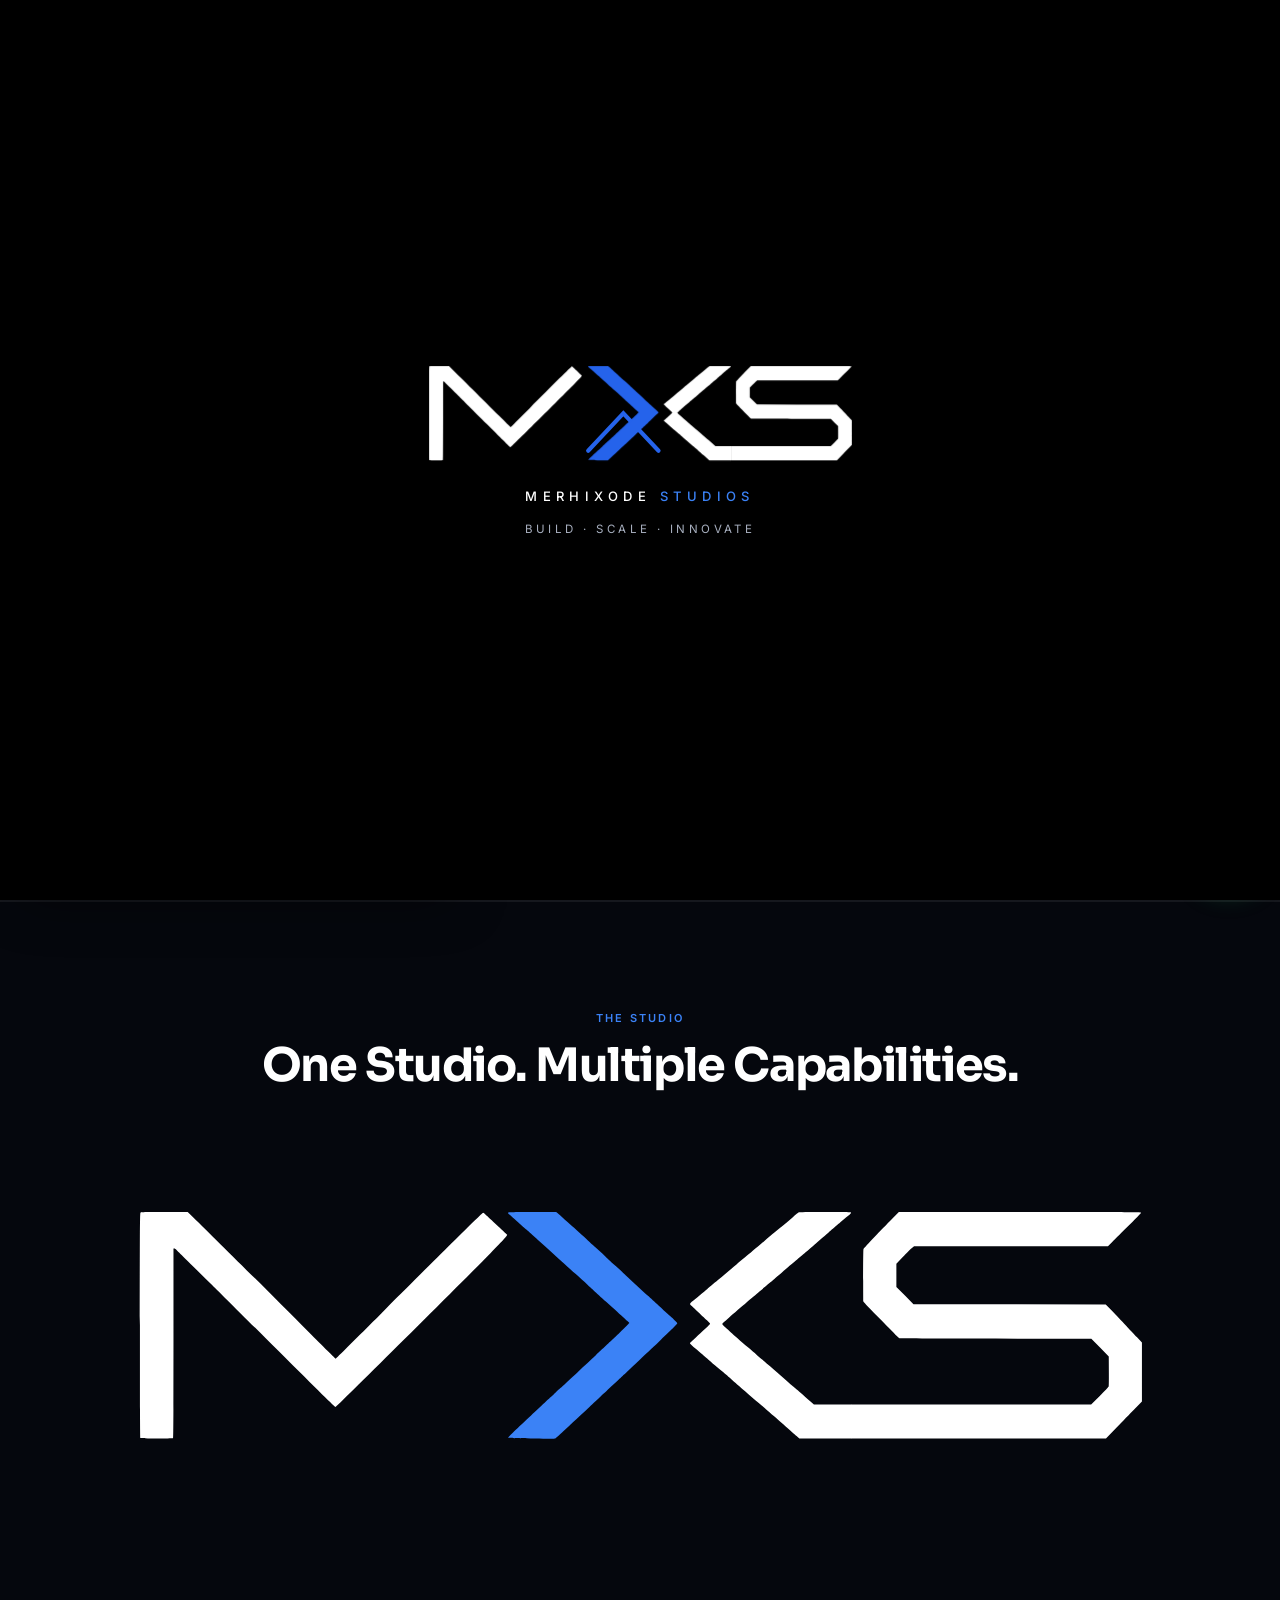
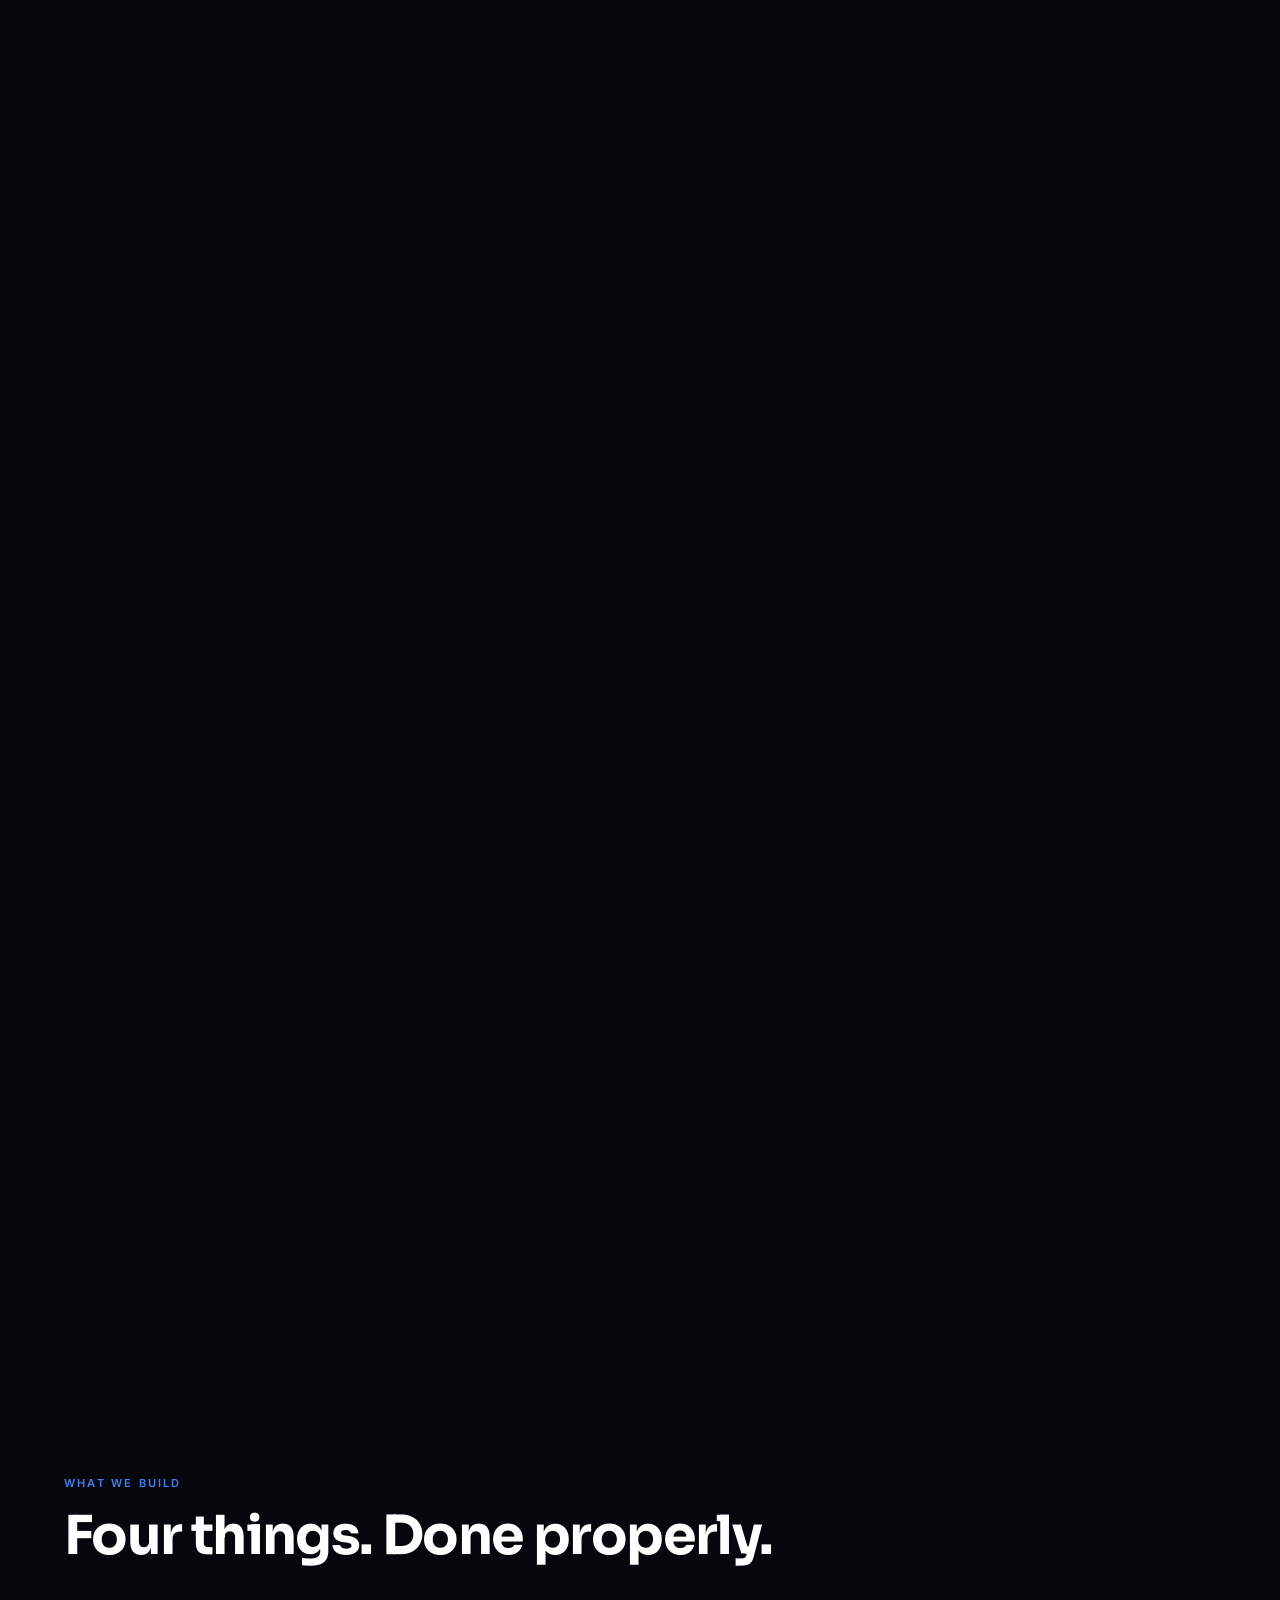
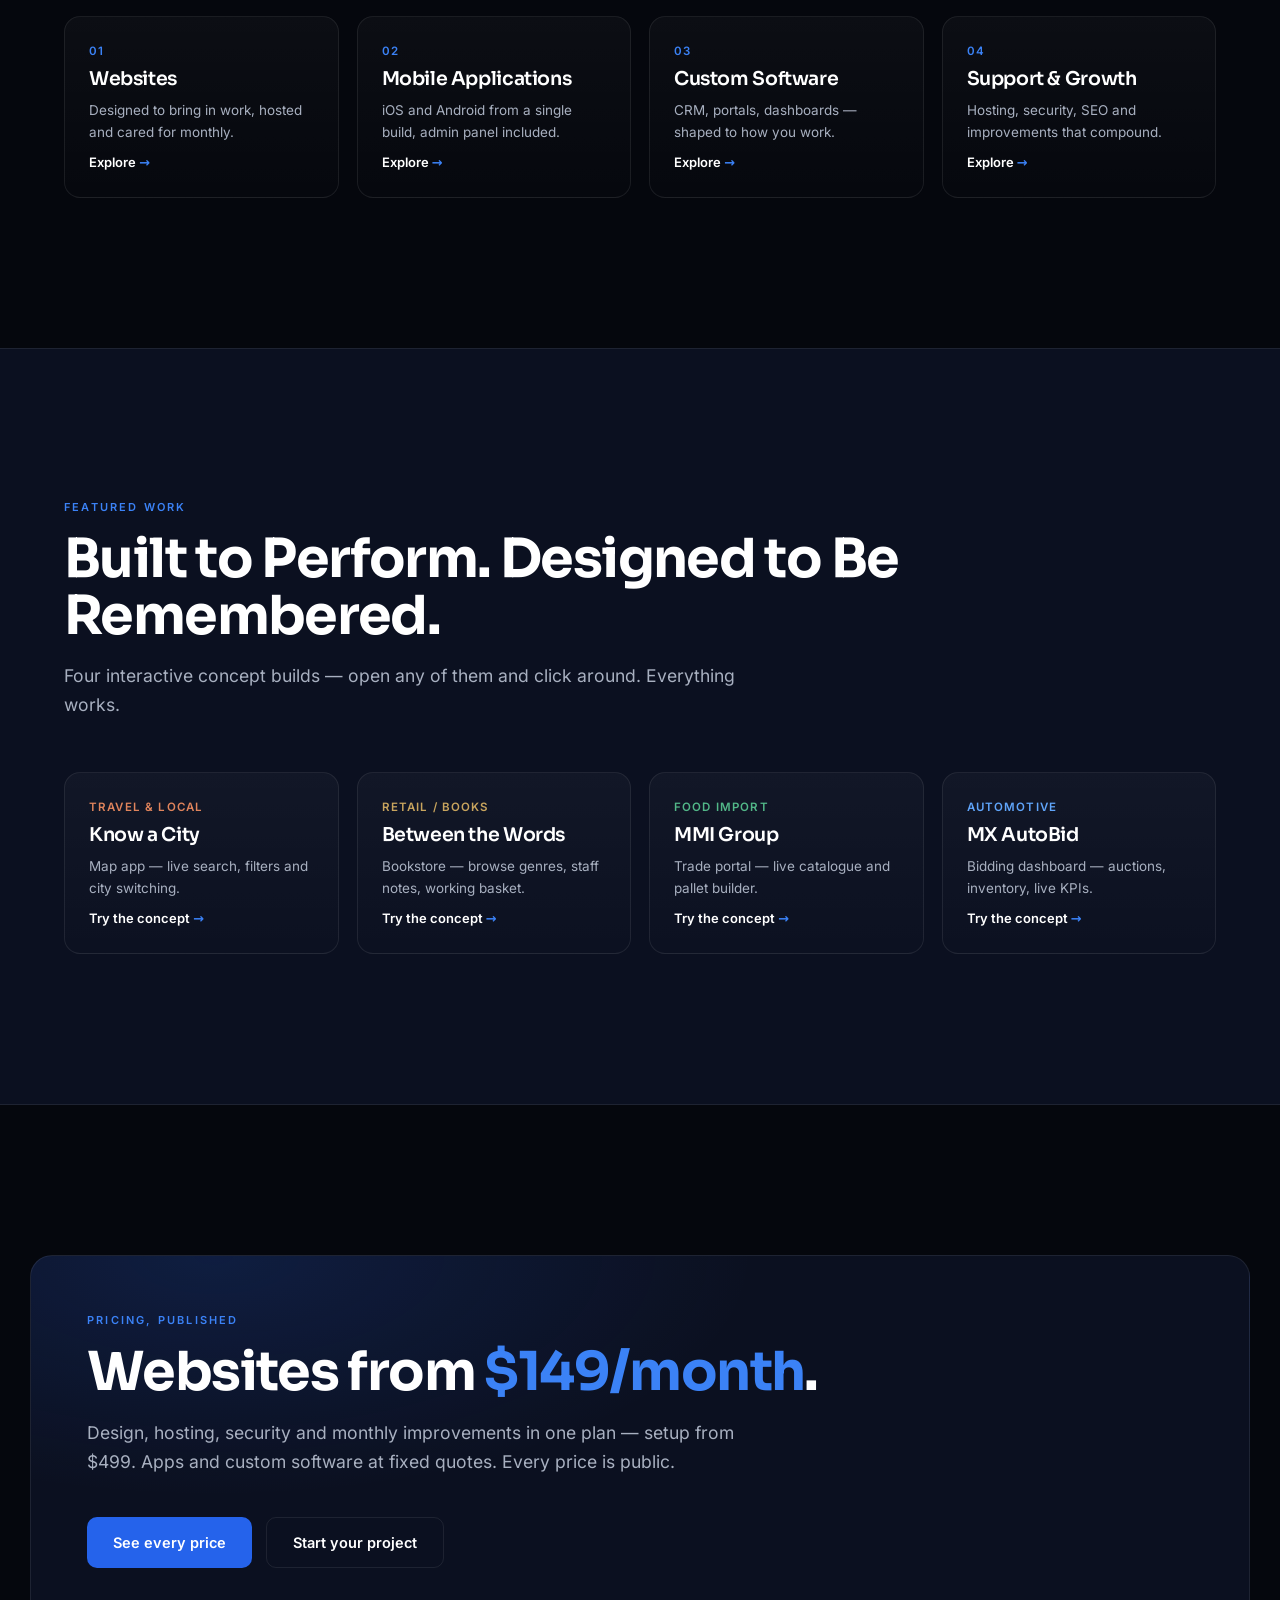
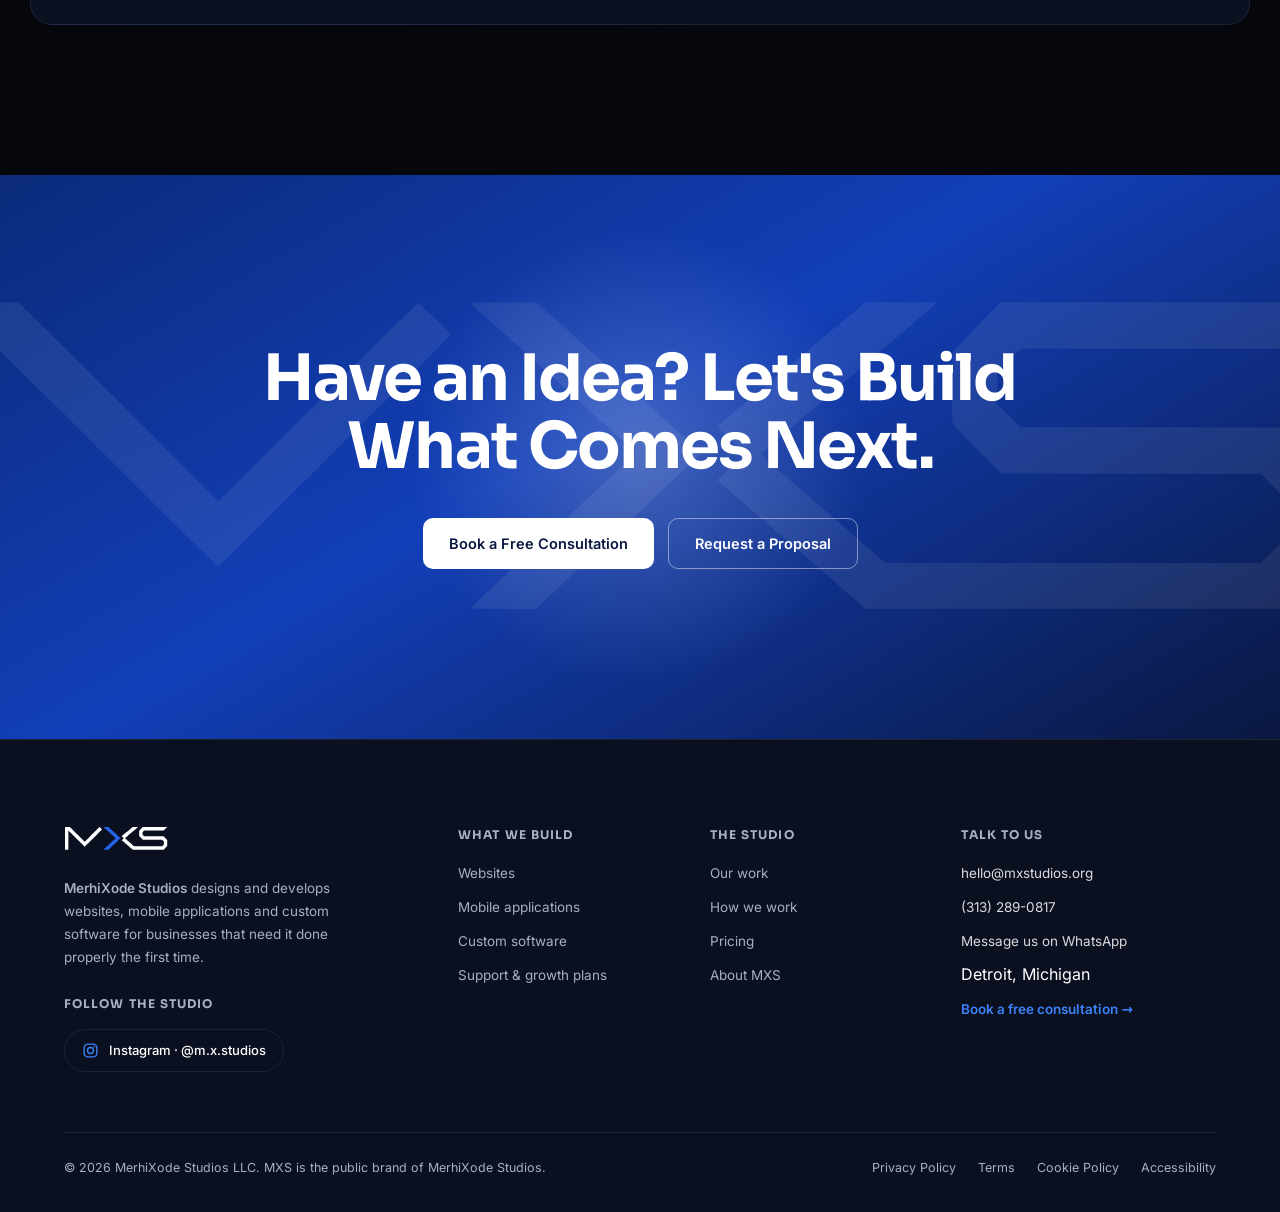
<file: index.html>
<!DOCTYPE html><html lang="en"><head><meta charset="utf-8">
<meta name="viewport" content="width=device-width,initial-scale=1">
<title>MXS — MerhiXode Studios | Websites, Apps & Custom Software</title>
<meta name="description" content="MerhiXode Studios designs, builds and runs modern websites, mobile applications and custom software. Websites from $149/month. Detroit built, shipping everywhere.">
<link rel="canonical" href="https://mxstudios.org/">
<link rel="icon" type="image/svg+xml" href="/favicon.svg">
<link rel="icon" type="image/png" sizes="32x32" href="/favicon-32.png">
<link rel="icon" type="image/png" sizes="16x16" href="/favicon-16.png">
<link rel="apple-touch-icon" href="/apple-touch-icon.png">
<meta name="theme-color" content="#06070B">
<meta property="og:type" content="website">
<meta property="og:site_name" content="MXS — MerhiXode Studios">
<meta property="og:title" content="MXS — MerhiXode Studios | Websites, Apps &amp; Custom Software">
<meta property="og:description" content="Fixed price, fixed date, pricing published openly. Websites from $149/month &mdash; design, hosting and care in one plan. Apps &amp; custom software at fixed quotes. Built in Detroit.">
<meta property="og:url" content="https://mxstudios.org/">
<meta property="og:image" content="https://mxstudios.org/og.png">
<meta property="og:image:width" content="1200">
<meta property="og:image:height" content="630">
<meta name="twitter:card" content="summary_large_image">
<meta name="twitter:title" content="MXS — MerhiXode Studios | Websites, Apps &amp; Custom Software">
<meta name="twitter:description" content="Websites from $149/month. Apps &amp; custom software at fixed quotes. Pricing published openly.">
<meta name="twitter:image" content="https://mxstudios.org/og.png">
<link rel="stylesheet" href="styles.css">
</head><body class="lock">
<!-- ============ 1. LOADER ============ -->
<div id="loader"><div class="ld" id="ld">
  <svg class="ld-mark" viewBox="0 0 2712 640">
    <path class="lm-line" pathLength="1" d="M1029 560 L1251 324 L1473 560"/>
    <g id="ldBlue"><path d="M1088.0 620.0C1034.0 619.5 1029.5 619.4 1029.5 617.8C1029.5 616.3 1053.8 592.7 1089.5 559.7C1096.7 553.0 1109.5 541.0 1118.0 533.0C1126.5 524.9 1136.7 515.5 1140.5 512.0C1144.3 508.5 1150.4 502.8 1154.0 499.4C1157.6 496.1 1163.2 490.9 1166.5 488.0C1169.8 485.0 1175.2 480.1 1178.5 477.0C1181.8 473.9 1190.6 465.8 1198.0 459.0C1205.4 452.2 1215.8 442.5 1221.0 437.4C1226.2 432.4 1236.8 422.5 1244.5 415.5C1252.2 408.4 1259.2 401.9 1260.1 401.1C1263.0 398.2 1293.4 369.6 1301.5 362.0C1318.0 346.7 1347.0 318.1 1347.0 317.1C1347.0 316.6 1346.4 315.7 1345.6 315.3C1343.9 314.3 1331.2 302.9 1314.7 287.5C1307.6 280.9 1294.5 269.0 1285.6 261.1C1276.8 253.2 1265.9 243.3 1261.5 239.1C1257.1 234.9 1246.5 225.2 1238.1 217.5C1229.6 209.8 1215.5 197.0 1206.7 189.0C1198.0 181.0 1185.1 169.3 1178.0 163.0C1156.4 143.6 1130.7 120.4 1107.6 99.5C1095.4 88.5 1082.1 76.6 1078.0 73.1C1073.9 69.5 1062.7 59.6 1053.2 51.1C1043.6 42.5 1034.3 34.4 1032.4 33.1C1030.0 31.4 1029.0 30.0 1029.2 28.6C1029.5 26.5 1029.5 26.5 1091.0 26.2C1124.8 26.1 1153.5 26.2 1154.8 26.5C1156.1 26.8 1160.6 30.4 1164.8 34.4C1175.4 44.4 1181.0 49.4 1191.6 58.6C1204.0 69.3 1226.3 89.4 1238.5 101.0C1244.1 106.2 1251.5 113.0 1255.0 116.0C1265.6 125.2 1274.0 132.9 1285.0 143.4C1290.8 149.0 1303.4 160.7 1313.0 169.4C1322.6 178.2 1333.7 188.3 1337.5 191.9C1352.5 206.1 1386.0 237.0 1396.1 246.0C1401.9 251.2 1414.7 262.9 1424.5 272.0C1434.3 281.1 1449.2 294.7 1457.7 302.3C1466.7 310.4 1473.0 316.8 1473.0 317.9C1473.0 318.9 1468.6 323.9 1463.2 329.1C1457.9 334.2 1443.0 348.6 1430.1 361.0C1417.2 373.4 1406.0 384.2 1405.1 385.0C1404.2 385.8 1399.2 390.6 1393.9 395.5C1388.7 400.4 1380.6 408.1 1376.0 412.5C1371.3 416.9 1360.0 427.5 1351.0 436.1C1341.9 444.8 1331.6 454.4 1328.0 457.6C1324.5 460.9 1313.7 470.9 1304.0 480.0C1294.4 489.1 1280.2 502.3 1272.5 509.5C1264.8 516.6 1254.5 526.3 1249.5 531.1C1244.5 535.8 1234.2 545.4 1226.5 552.5C1210.9 566.9 1194.3 582.4 1170.7 604.6C1154.1 620.2 1153.1 621.0 1149.0 620.7C1147.6 620.6 1120.2 620.3 1088.0 620.0Z" fill="#2563EB" fill-rule="evenodd"/></g>
    <g id="ldM"><path d="M27.2 618.8C26.3 617.9 26.0 550.9 26.0 323.4C26.0 57.2 26.1 29.0 27.6 27.6C29.0 26.2 36.0 26.0 90.2 26.0L151.3 26.0L165.4 39.7C228.8 101.6 364.4 236.2 467.9 340.2C506.7 379.2 538.9 411.0 539.5 411.0C540.1 411.0 594.1 357.3 659.6 291.8C803.0 148.0 923.6 28.6 925.9 28.2C927.5 27.9 934.5 34.3 970.4 68.4C979.1 76.7 986.9 83.9 987.6 84.3C991.8 86.7 989.6 89.4 945.3 134.2C840.2 240.6 541.4 537.4 539.0 537.8C537.6 538.0 495.9 497.1 390.3 391.7C309.6 311.2 229.6 231.7 212.5 214.9C137.9 141.6 125.4 129.3 122.0 125.8C120.0 123.6 117.5 122.0 116.3 122.0L114.0 122.0L114.0 369.7C114.0 549.8 113.7 617.7 112.9 618.7C111.3 620.5 29.0 620.6 27.2 618.8Z" fill="#fff" fill-rule="evenodd"/></g>
    <g id="ldX" clip-path="url(#cX)"><path d="M1785.8 613.8C1781.8 610.3 1768.6 598.8 1756.5 588.0C1744.4 577.3 1730.0 564.7 1724.5 560.0C1719.0 555.3 1705.8 543.9 1695.1 534.5C1673.9 516.0 1643.4 489.6 1630.0 478.4C1625.3 474.5 1618.1 468.2 1614.0 464.3C1609.9 460.5 1599.3 451.3 1590.5 444.0C1573.7 429.9 1555.6 414.4 1548.0 407.6C1541.3 401.6 1537.2 398.1 1530.5 392.5C1514.3 379.1 1506.0 371.6 1506.0 370.4C1506.0 369.7 1507.2 368.2 1508.8 367.0C1510.3 365.8 1515.1 361.4 1519.5 357.1C1523.9 352.8 1530.2 346.9 1533.5 344.0C1549.2 330.0 1559.0 320.4 1559.0 319.0C1559.0 318.1 1555.3 314.0 1550.8 309.9C1539.4 299.6 1507.6 269.8 1506.9 268.7C1505.9 267.3 1506.9 264.5 1509.0 263.3C1511.8 261.5 1536.1 241.6 1548.4 231.0C1554.5 225.7 1568.9 213.6 1580.4 204.0C1607.4 181.5 1613.2 176.6 1627.5 164.5C1633.9 159.0 1644.7 150.0 1651.4 144.5C1663.9 134.3 1677.6 122.7 1702.3 101.5C1710.0 94.9 1721.8 85.0 1728.5 79.5C1744.8 66.2 1759.4 54.0 1776.0 39.9C1783.5 33.5 1790.6 27.7 1791.8 27.1C1793.3 26.3 1813.3 26.0 1861.0 26.0C1922.9 26.0 1928.1 26.1 1928.7 27.7C1929.2 28.9 1928.3 30.1 1926.0 31.9C1924.1 33.3 1917.6 38.7 1911.5 43.9C1905.5 49.1 1898.0 55.4 1895.0 57.9C1888.6 63.3 1874.3 75.9 1870.3 79.6C1868.8 81.1 1863.5 85.7 1858.5 89.8C1853.5 94.0 1845.9 100.6 1841.5 104.5C1837.1 108.3 1830.8 113.8 1827.5 116.5C1824.2 119.2 1816.1 126.2 1809.5 132.0C1802.9 137.8 1789.4 149.3 1779.5 157.5C1769.6 165.7 1756.1 177.1 1749.5 182.8C1732.7 197.3 1727.8 201.5 1717.1 210.6C1686.7 236.2 1679.1 242.6 1667.5 252.5C1660.4 258.6 1650.7 266.9 1646.0 271.1C1641.3 275.2 1633.5 281.9 1628.5 286.0C1623.5 290.1 1614.8 297.7 1609.0 303.0C1603.2 308.2 1596.8 313.8 1594.8 315.4C1592.7 317.0 1591.0 319.0 1591.0 320.0C1591.0 321.0 1594.5 324.8 1598.7 328.6C1603.0 332.4 1609.7 338.5 1613.7 342.1C1621.0 348.9 1637.2 362.9 1660.0 382.2C1666.9 388.0 1676.0 395.9 1680.1 399.8C1684.2 403.6 1690.7 409.4 1694.6 412.6C1707.3 423.1 1741.0 452.1 1758.9 468.0C1768.6 476.6 1779.2 485.8 1782.5 488.5C1789.1 493.9 1804.3 507.1 1820.8 521.8L1831.3 531.0L2195.0 531.0L2558.8 531.0L2581.4 508.6C2593.8 496.2 2604.3 485.1 2604.8 483.8C2605.2 482.5 2605.4 464.3 2605.2 443.3L2605.0 405.2L2582.1 381.8L2559.3 358.5L2309.0 358.3C2171.4 358.2 2057.8 357.9 2056.6 357.6C2054.5 357.1 2047.2 349.9 1998.8 300.5C1970.4 271.6 1961.0 261.4 1961.0 259.6C1960.7 190.2 1961.0 124.8 1961.7 123.6C1962.7 121.8 1992.6 89.5 2008.0 73.6C2014.3 67.1 2027.4 53.7 2037.0 43.9L2054.5 26.0L2371.6 26.0C2636.9 26.0 2689.0 26.2 2689.9 27.4C2690.8 28.4 2684.3 35.3 2658.8 60.6C2641.0 78.2 2621.2 97.8 2614.7 104.3L2602.9 116.0L2479.2 116.1C2411.2 116.2 2296.8 116.1 2225.0 116.0L2094.4 115.8L2088.0 121.4C2084.4 124.4 2074.0 134.8 2064.8 144.5L2048.0 162.0L2048.0 192.4L2048.0 222.9L2070.5 245.5L2092.9 268.0L2345.0 268.2L2597.1 268.5L2610.8 282.5C2618.4 290.2 2634.0 306.6 2645.5 319.0C2657.1 331.3 2672.2 347.5 2679.2 354.8L2692.0 368.2L2692.0 445.7L2692.0 523.1L2672.2 543.3C2661.3 554.4 2640.1 576.2 2625.0 591.8L2597.7 620.0L2195.4 620.0L1793.1 620.0L1785.8 613.8Z" fill="#fff" fill-rule="evenodd"/></g>
    <g id="ldS" clip-path="url(#cS)"><path d="M1785.8 613.8C1781.8 610.3 1768.6 598.8 1756.5 588.0C1744.4 577.3 1730.0 564.7 1724.5 560.0C1719.0 555.3 1705.8 543.9 1695.1 534.5C1673.9 516.0 1643.4 489.6 1630.0 478.4C1625.3 474.5 1618.1 468.2 1614.0 464.3C1609.9 460.5 1599.3 451.3 1590.5 444.0C1573.7 429.9 1555.6 414.4 1548.0 407.6C1541.3 401.6 1537.2 398.1 1530.5 392.5C1514.3 379.1 1506.0 371.6 1506.0 370.4C1506.0 369.7 1507.2 368.2 1508.8 367.0C1510.3 365.8 1515.1 361.4 1519.5 357.1C1523.9 352.8 1530.2 346.9 1533.5 344.0C1549.2 330.0 1559.0 320.4 1559.0 319.0C1559.0 318.1 1555.3 314.0 1550.8 309.9C1539.4 299.6 1507.6 269.8 1506.9 268.7C1505.9 267.3 1506.9 264.5 1509.0 263.3C1511.8 261.5 1536.1 241.6 1548.4 231.0C1554.5 225.7 1568.9 213.6 1580.4 204.0C1607.4 181.5 1613.2 176.6 1627.5 164.5C1633.9 159.0 1644.7 150.0 1651.4 144.5C1663.9 134.3 1677.6 122.7 1702.3 101.5C1710.0 94.9 1721.8 85.0 1728.5 79.5C1744.8 66.2 1759.4 54.0 1776.0 39.9C1783.5 33.5 1790.6 27.7 1791.8 27.1C1793.3 26.3 1813.3 26.0 1861.0 26.0C1922.9 26.0 1928.1 26.1 1928.7 27.7C1929.2 28.9 1928.3 30.1 1926.0 31.9C1924.1 33.3 1917.6 38.7 1911.5 43.9C1905.5 49.1 1898.0 55.4 1895.0 57.9C1888.6 63.3 1874.3 75.9 1870.3 79.6C1868.8 81.1 1863.5 85.7 1858.5 89.8C1853.5 94.0 1845.9 100.6 1841.5 104.5C1837.1 108.3 1830.8 113.8 1827.5 116.5C1824.2 119.2 1816.1 126.2 1809.5 132.0C1802.9 137.8 1789.4 149.3 1779.5 157.5C1769.6 165.7 1756.1 177.1 1749.5 182.8C1732.7 197.3 1727.8 201.5 1717.1 210.6C1686.7 236.2 1679.1 242.6 1667.5 252.5C1660.4 258.6 1650.7 266.9 1646.0 271.1C1641.3 275.2 1633.5 281.9 1628.5 286.0C1623.5 290.1 1614.8 297.7 1609.0 303.0C1603.2 308.2 1596.8 313.8 1594.8 315.4C1592.7 317.0 1591.0 319.0 1591.0 320.0C1591.0 321.0 1594.5 324.8 1598.7 328.6C1603.0 332.4 1609.7 338.5 1613.7 342.1C1621.0 348.9 1637.2 362.9 1660.0 382.2C1666.9 388.0 1676.0 395.9 1680.1 399.8C1684.2 403.6 1690.7 409.4 1694.6 412.6C1707.3 423.1 1741.0 452.1 1758.9 468.0C1768.6 476.6 1779.2 485.8 1782.5 488.5C1789.1 493.9 1804.3 507.1 1820.8 521.8L1831.3 531.0L2195.0 531.0L2558.8 531.0L2581.4 508.6C2593.8 496.2 2604.3 485.1 2604.8 483.8C2605.2 482.5 2605.4 464.3 2605.2 443.3L2605.0 405.2L2582.1 381.8L2559.3 358.5L2309.0 358.3C2171.4 358.2 2057.8 357.9 2056.6 357.6C2054.5 357.1 2047.2 349.9 1998.8 300.5C1970.4 271.6 1961.0 261.4 1961.0 259.6C1960.7 190.2 1961.0 124.8 1961.7 123.6C1962.7 121.8 1992.6 89.5 2008.0 73.6C2014.3 67.1 2027.4 53.7 2037.0 43.9L2054.5 26.0L2371.6 26.0C2636.9 26.0 2689.0 26.2 2689.9 27.4C2690.8 28.4 2684.3 35.3 2658.8 60.6C2641.0 78.2 2621.2 97.8 2614.7 104.3L2602.9 116.0L2479.2 116.1C2411.2 116.2 2296.8 116.1 2225.0 116.0L2094.4 115.8L2088.0 121.4C2084.4 124.4 2074.0 134.8 2064.8 144.5L2048.0 162.0L2048.0 192.4L2048.0 222.9L2070.5 245.5L2092.9 268.0L2345.0 268.2L2597.1 268.5L2610.8 282.5C2618.4 290.2 2634.0 306.6 2645.5 319.0C2657.1 331.3 2672.2 347.5 2679.2 354.8L2692.0 368.2L2692.0 445.7L2692.0 523.1L2672.2 543.3C2661.3 554.4 2640.1 576.2 2625.0 591.8L2597.7 620.0L2195.4 620.0L1793.1 620.0L1785.8 613.8Z" fill="#fff" fill-rule="evenodd"/></g>
    <defs>
      <clipPath id="cX"><rect x="0" y="0" width="1929" height="640"/></clipPath>
      <clipPath id="cS"><rect x="1929" y="0" width="783" height="640"/></clipPath>
    </defs>
  </svg>
  <div class="ld-name">MERHIXODE <b>STUDIOS</b></div>
  <div class="ld-tag">BUILD &middot; SCALE &middot; INNOVATE</div>
</div></div>


<!-- ============ 2. NAV ============ -->
<header id="hdr"><div class="nav">
  <a href="index.html"><svg class="logo" viewBox="0 0 2712 640" ><path d="M27.2 618.8C26.3 617.9 26.0 550.9 26.0 323.4C26.0 57.2 26.1 29.0 27.6 27.6C29.0 26.2 36.0 26.0 90.2 26.0L151.3 26.0L165.4 39.7C228.8 101.6 364.4 236.2 467.9 340.2C506.7 379.2 538.9 411.0 539.5 411.0C540.1 411.0 594.1 357.3 659.6 291.8C803.0 148.0 923.6 28.6 925.9 28.2C927.5 27.9 934.5 34.3 970.4 68.4C979.1 76.7 986.9 83.9 987.6 84.3C991.8 86.7 989.6 89.4 945.3 134.2C840.2 240.6 541.4 537.4 539.0 537.8C537.6 538.0 495.9 497.1 390.3 391.7C309.6 311.2 229.6 231.7 212.5 214.9C137.9 141.6 125.4 129.3 122.0 125.8C120.0 123.6 117.5 122.0 116.3 122.0L114.0 122.0L114.0 369.7C114.0 549.8 113.7 617.7 112.9 618.7C111.3 620.5 29.0 620.6 27.2 618.8Z" fill="#fff" fill-rule="evenodd"/><path d="M1785.8 613.8C1781.8 610.3 1768.6 598.8 1756.5 588.0C1744.4 577.3 1730.0 564.7 1724.5 560.0C1719.0 555.3 1705.8 543.9 1695.1 534.5C1673.9 516.0 1643.4 489.6 1630.0 478.4C1625.3 474.5 1618.1 468.2 1614.0 464.3C1609.9 460.5 1599.3 451.3 1590.5 444.0C1573.7 429.9 1555.6 414.4 1548.0 407.6C1541.3 401.6 1537.2 398.1 1530.5 392.5C1514.3 379.1 1506.0 371.6 1506.0 370.4C1506.0 369.7 1507.2 368.2 1508.8 367.0C1510.3 365.8 1515.1 361.4 1519.5 357.1C1523.9 352.8 1530.2 346.9 1533.5 344.0C1549.2 330.0 1559.0 320.4 1559.0 319.0C1559.0 318.1 1555.3 314.0 1550.8 309.9C1539.4 299.6 1507.6 269.8 1506.9 268.7C1505.9 267.3 1506.9 264.5 1509.0 263.3C1511.8 261.5 1536.1 241.6 1548.4 231.0C1554.5 225.7 1568.9 213.6 1580.4 204.0C1607.4 181.5 1613.2 176.6 1627.5 164.5C1633.9 159.0 1644.7 150.0 1651.4 144.5C1663.9 134.3 1677.6 122.7 1702.3 101.5C1710.0 94.9 1721.8 85.0 1728.5 79.5C1744.8 66.2 1759.4 54.0 1776.0 39.9C1783.5 33.5 1790.6 27.7 1791.8 27.1C1793.3 26.3 1813.3 26.0 1861.0 26.0C1922.9 26.0 1928.1 26.1 1928.7 27.7C1929.2 28.9 1928.3 30.1 1926.0 31.9C1924.1 33.3 1917.6 38.7 1911.5 43.9C1905.5 49.1 1898.0 55.4 1895.0 57.9C1888.6 63.3 1874.3 75.9 1870.3 79.6C1868.8 81.1 1863.5 85.7 1858.5 89.8C1853.5 94.0 1845.9 100.6 1841.5 104.5C1837.1 108.3 1830.8 113.8 1827.5 116.5C1824.2 119.2 1816.1 126.2 1809.5 132.0C1802.9 137.8 1789.4 149.3 1779.5 157.5C1769.6 165.7 1756.1 177.1 1749.5 182.8C1732.7 197.3 1727.8 201.5 1717.1 210.6C1686.7 236.2 1679.1 242.6 1667.5 252.5C1660.4 258.6 1650.7 266.9 1646.0 271.1C1641.3 275.2 1633.5 281.9 1628.5 286.0C1623.5 290.1 1614.8 297.7 1609.0 303.0C1603.2 308.2 1596.8 313.8 1594.8 315.4C1592.7 317.0 1591.0 319.0 1591.0 320.0C1591.0 321.0 1594.5 324.8 1598.7 328.6C1603.0 332.4 1609.7 338.5 1613.7 342.1C1621.0 348.9 1637.2 362.9 1660.0 382.2C1666.9 388.0 1676.0 395.9 1680.1 399.8C1684.2 403.6 1690.7 409.4 1694.6 412.6C1707.3 423.1 1741.0 452.1 1758.9 468.0C1768.6 476.6 1779.2 485.8 1782.5 488.5C1789.1 493.9 1804.3 507.1 1820.8 521.8L1831.3 531.0L2195.0 531.0L2558.8 531.0L2581.4 508.6C2593.8 496.2 2604.3 485.1 2604.8 483.8C2605.2 482.5 2605.4 464.3 2605.2 443.3L2605.0 405.2L2582.1 381.8L2559.3 358.5L2309.0 358.3C2171.4 358.2 2057.8 357.9 2056.6 357.6C2054.5 357.1 2047.2 349.9 1998.8 300.5C1970.4 271.6 1961.0 261.4 1961.0 259.6C1960.7 190.2 1961.0 124.8 1961.7 123.6C1962.7 121.8 1992.6 89.5 2008.0 73.6C2014.3 67.1 2027.4 53.7 2037.0 43.9L2054.5 26.0L2371.6 26.0C2636.9 26.0 2689.0 26.2 2689.9 27.4C2690.8 28.4 2684.3 35.3 2658.8 60.6C2641.0 78.2 2621.2 97.8 2614.7 104.3L2602.9 116.0L2479.2 116.1C2411.2 116.2 2296.8 116.1 2225.0 116.0L2094.4 115.8L2088.0 121.4C2084.4 124.4 2074.0 134.8 2064.8 144.5L2048.0 162.0L2048.0 192.4L2048.0 222.9L2070.5 245.5L2092.9 268.0L2345.0 268.2L2597.1 268.5L2610.8 282.5C2618.4 290.2 2634.0 306.6 2645.5 319.0C2657.1 331.3 2672.2 347.5 2679.2 354.8L2692.0 368.2L2692.0 445.7L2692.0 523.1L2672.2 543.3C2661.3 554.4 2640.1 576.2 2625.0 591.8L2597.7 620.0L2195.4 620.0L1793.1 620.0L1785.8 613.8Z" fill="#fff" fill-rule="evenodd"/><path d="M1088.0 620.0C1034.0 619.5 1029.5 619.4 1029.5 617.8C1029.5 616.3 1053.8 592.7 1089.5 559.7C1096.7 553.0 1109.5 541.0 1118.0 533.0C1126.5 524.9 1136.7 515.5 1140.5 512.0C1144.3 508.5 1150.4 502.8 1154.0 499.4C1157.6 496.1 1163.2 490.9 1166.5 488.0C1169.8 485.0 1175.2 480.1 1178.5 477.0C1181.8 473.9 1190.6 465.8 1198.0 459.0C1205.4 452.2 1215.8 442.5 1221.0 437.4C1226.2 432.4 1236.8 422.5 1244.5 415.5C1252.2 408.4 1259.2 401.9 1260.1 401.1C1263.0 398.2 1293.4 369.6 1301.5 362.0C1318.0 346.7 1347.0 318.1 1347.0 317.1C1347.0 316.6 1346.4 315.7 1345.6 315.3C1343.9 314.3 1331.2 302.9 1314.7 287.5C1307.6 280.9 1294.5 269.0 1285.6 261.1C1276.8 253.2 1265.9 243.3 1261.5 239.1C1257.1 234.9 1246.5 225.2 1238.1 217.5C1229.6 209.8 1215.5 197.0 1206.7 189.0C1198.0 181.0 1185.1 169.3 1178.0 163.0C1156.4 143.6 1130.7 120.4 1107.6 99.5C1095.4 88.5 1082.1 76.6 1078.0 73.1C1073.9 69.5 1062.7 59.6 1053.2 51.1C1043.6 42.5 1034.3 34.4 1032.4 33.1C1030.0 31.4 1029.0 30.0 1029.2 28.6C1029.5 26.5 1029.5 26.5 1091.0 26.2C1124.8 26.1 1153.5 26.2 1154.8 26.5C1156.1 26.8 1160.6 30.4 1164.8 34.4C1175.4 44.4 1181.0 49.4 1191.6 58.6C1204.0 69.3 1226.3 89.4 1238.5 101.0C1244.1 106.2 1251.5 113.0 1255.0 116.0C1265.6 125.2 1274.0 132.9 1285.0 143.4C1290.8 149.0 1303.4 160.7 1313.0 169.4C1322.6 178.2 1333.7 188.3 1337.5 191.9C1352.5 206.1 1386.0 237.0 1396.1 246.0C1401.9 251.2 1414.7 262.9 1424.5 272.0C1434.3 281.1 1449.2 294.7 1457.7 302.3C1466.7 310.4 1473.0 316.8 1473.0 317.9C1473.0 318.9 1468.6 323.9 1463.2 329.1C1457.9 334.2 1443.0 348.6 1430.1 361.0C1417.2 373.4 1406.0 384.2 1405.1 385.0C1404.2 385.8 1399.2 390.6 1393.9 395.5C1388.7 400.4 1380.6 408.1 1376.0 412.5C1371.3 416.9 1360.0 427.5 1351.0 436.1C1341.9 444.8 1331.6 454.4 1328.0 457.6C1324.5 460.9 1313.7 470.9 1304.0 480.0C1294.4 489.1 1280.2 502.3 1272.5 509.5C1264.8 516.6 1254.5 526.3 1249.5 531.1C1244.5 535.8 1234.2 545.4 1226.5 552.5C1210.9 566.9 1194.3 582.4 1170.7 604.6C1154.1 620.2 1153.1 621.0 1149.0 620.7C1147.6 620.6 1120.2 620.3 1088.0 620.0Z" fill="#2563EB" fill-rule="evenodd"/></svg></a>
  <ul>
    <li><a href="services.html">Services</a></li><li><a href="work.html">Work</a></li>
    <li><a href="about.html#process">Process</a></li><li><a href="pricing.html">Pricing</a></li>
    <li><a href="about.html">About</a></li><li><a href="contact.html">Contact</a></li>
  </ul>
  <div class="right">
    <a class="portal" href="contact.html">Client Portal</a>
    <a class="consult" href="contact.html#cta">Book a Consultation</a>
    <span class="burger"><i></i><i></i><i></i></span>
  </div>
</div></header>


<!-- ============ 3. HERO ============ -->
<section class="hero" id="top">
  <div class="hero-bg">
    <div class="hero-mark" id="heroMark">
      <svg viewBox="0 0 2712 640">
        <g id="hM"><path d="M27.2 618.8C26.3 617.9 26.0 550.9 26.0 323.4C26.0 57.2 26.1 29.0 27.6 27.6C29.0 26.2 36.0 26.0 90.2 26.0L151.3 26.0L165.4 39.7C228.8 101.6 364.4 236.2 467.9 340.2C506.7 379.2 538.9 411.0 539.5 411.0C540.1 411.0 594.1 357.3 659.6 291.8C803.0 148.0 923.6 28.6 925.9 28.2C927.5 27.9 934.5 34.3 970.4 68.4C979.1 76.7 986.9 83.9 987.6 84.3C991.8 86.7 989.6 89.4 945.3 134.2C840.2 240.6 541.4 537.4 539.0 537.8C537.6 538.0 495.9 497.1 390.3 391.7C309.6 311.2 229.6 231.7 212.5 214.9C137.9 141.6 125.4 129.3 122.0 125.8C120.0 123.6 117.5 122.0 116.3 122.0L114.0 122.0L114.0 369.7C114.0 549.8 113.7 617.7 112.9 618.7C111.3 620.5 29.0 620.6 27.2 618.8Z" fill="#fff" fill-rule="evenodd"/></g>
        <g id="hS"><path d="M1785.8 613.8C1781.8 610.3 1768.6 598.8 1756.5 588.0C1744.4 577.3 1730.0 564.7 1724.5 560.0C1719.0 555.3 1705.8 543.9 1695.1 534.5C1673.9 516.0 1643.4 489.6 1630.0 478.4C1625.3 474.5 1618.1 468.2 1614.0 464.3C1609.9 460.5 1599.3 451.3 1590.5 444.0C1573.7 429.9 1555.6 414.4 1548.0 407.6C1541.3 401.6 1537.2 398.1 1530.5 392.5C1514.3 379.1 1506.0 371.6 1506.0 370.4C1506.0 369.7 1507.2 368.2 1508.8 367.0C1510.3 365.8 1515.1 361.4 1519.5 357.1C1523.9 352.8 1530.2 346.9 1533.5 344.0C1549.2 330.0 1559.0 320.4 1559.0 319.0C1559.0 318.1 1555.3 314.0 1550.8 309.9C1539.4 299.6 1507.6 269.8 1506.9 268.7C1505.9 267.3 1506.9 264.5 1509.0 263.3C1511.8 261.5 1536.1 241.6 1548.4 231.0C1554.5 225.7 1568.9 213.6 1580.4 204.0C1607.4 181.5 1613.2 176.6 1627.5 164.5C1633.9 159.0 1644.7 150.0 1651.4 144.5C1663.9 134.3 1677.6 122.7 1702.3 101.5C1710.0 94.9 1721.8 85.0 1728.5 79.5C1744.8 66.2 1759.4 54.0 1776.0 39.9C1783.5 33.5 1790.6 27.7 1791.8 27.1C1793.3 26.3 1813.3 26.0 1861.0 26.0C1922.9 26.0 1928.1 26.1 1928.7 27.7C1929.2 28.9 1928.3 30.1 1926.0 31.9C1924.1 33.3 1917.6 38.7 1911.5 43.9C1905.5 49.1 1898.0 55.4 1895.0 57.9C1888.6 63.3 1874.3 75.9 1870.3 79.6C1868.8 81.1 1863.5 85.7 1858.5 89.8C1853.5 94.0 1845.9 100.6 1841.5 104.5C1837.1 108.3 1830.8 113.8 1827.5 116.5C1824.2 119.2 1816.1 126.2 1809.5 132.0C1802.9 137.8 1789.4 149.3 1779.5 157.5C1769.6 165.7 1756.1 177.1 1749.5 182.8C1732.7 197.3 1727.8 201.5 1717.1 210.6C1686.7 236.2 1679.1 242.6 1667.5 252.5C1660.4 258.6 1650.7 266.9 1646.0 271.1C1641.3 275.2 1633.5 281.9 1628.5 286.0C1623.5 290.1 1614.8 297.7 1609.0 303.0C1603.2 308.2 1596.8 313.8 1594.8 315.4C1592.7 317.0 1591.0 319.0 1591.0 320.0C1591.0 321.0 1594.5 324.8 1598.7 328.6C1603.0 332.4 1609.7 338.5 1613.7 342.1C1621.0 348.9 1637.2 362.9 1660.0 382.2C1666.9 388.0 1676.0 395.9 1680.1 399.8C1684.2 403.6 1690.7 409.4 1694.6 412.6C1707.3 423.1 1741.0 452.1 1758.9 468.0C1768.6 476.6 1779.2 485.8 1782.5 488.5C1789.1 493.9 1804.3 507.1 1820.8 521.8L1831.3 531.0L2195.0 531.0L2558.8 531.0L2581.4 508.6C2593.8 496.2 2604.3 485.1 2604.8 483.8C2605.2 482.5 2605.4 464.3 2605.2 443.3L2605.0 405.2L2582.1 381.8L2559.3 358.5L2309.0 358.3C2171.4 358.2 2057.8 357.9 2056.6 357.6C2054.5 357.1 2047.2 349.9 1998.8 300.5C1970.4 271.6 1961.0 261.4 1961.0 259.6C1960.7 190.2 1961.0 124.8 1961.7 123.6C1962.7 121.8 1992.6 89.5 2008.0 73.6C2014.3 67.1 2027.4 53.7 2037.0 43.9L2054.5 26.0L2371.6 26.0C2636.9 26.0 2689.0 26.2 2689.9 27.4C2690.8 28.4 2684.3 35.3 2658.8 60.6C2641.0 78.2 2621.2 97.8 2614.7 104.3L2602.9 116.0L2479.2 116.1C2411.2 116.2 2296.8 116.1 2225.0 116.0L2094.4 115.8L2088.0 121.4C2084.4 124.4 2074.0 134.8 2064.8 144.5L2048.0 162.0L2048.0 192.4L2048.0 222.9L2070.5 245.5L2092.9 268.0L2345.0 268.2L2597.1 268.5L2610.8 282.5C2618.4 290.2 2634.0 306.6 2645.5 319.0C2657.1 331.3 2672.2 347.5 2679.2 354.8L2692.0 368.2L2692.0 445.7L2692.0 523.1L2672.2 543.3C2661.3 554.4 2640.1 576.2 2625.0 591.8L2597.7 620.0L2195.4 620.0L1793.1 620.0L1785.8 613.8Z" fill="#fff" fill-rule="evenodd"/></g>
        <g id="hB"><path d="M1088.0 620.0C1034.0 619.5 1029.5 619.4 1029.5 617.8C1029.5 616.3 1053.8 592.7 1089.5 559.7C1096.7 553.0 1109.5 541.0 1118.0 533.0C1126.5 524.9 1136.7 515.5 1140.5 512.0C1144.3 508.5 1150.4 502.8 1154.0 499.4C1157.6 496.1 1163.2 490.9 1166.5 488.0C1169.8 485.0 1175.2 480.1 1178.5 477.0C1181.8 473.9 1190.6 465.8 1198.0 459.0C1205.4 452.2 1215.8 442.5 1221.0 437.4C1226.2 432.4 1236.8 422.5 1244.5 415.5C1252.2 408.4 1259.2 401.9 1260.1 401.1C1263.0 398.2 1293.4 369.6 1301.5 362.0C1318.0 346.7 1347.0 318.1 1347.0 317.1C1347.0 316.6 1346.4 315.7 1345.6 315.3C1343.9 314.3 1331.2 302.9 1314.7 287.5C1307.6 280.9 1294.5 269.0 1285.6 261.1C1276.8 253.2 1265.9 243.3 1261.5 239.1C1257.1 234.9 1246.5 225.2 1238.1 217.5C1229.6 209.8 1215.5 197.0 1206.7 189.0C1198.0 181.0 1185.1 169.3 1178.0 163.0C1156.4 143.6 1130.7 120.4 1107.6 99.5C1095.4 88.5 1082.1 76.6 1078.0 73.1C1073.9 69.5 1062.7 59.6 1053.2 51.1C1043.6 42.5 1034.3 34.4 1032.4 33.1C1030.0 31.4 1029.0 30.0 1029.2 28.6C1029.5 26.5 1029.5 26.5 1091.0 26.2C1124.8 26.1 1153.5 26.2 1154.8 26.5C1156.1 26.8 1160.6 30.4 1164.8 34.4C1175.4 44.4 1181.0 49.4 1191.6 58.6C1204.0 69.3 1226.3 89.4 1238.5 101.0C1244.1 106.2 1251.5 113.0 1255.0 116.0C1265.6 125.2 1274.0 132.9 1285.0 143.4C1290.8 149.0 1303.4 160.7 1313.0 169.4C1322.6 178.2 1333.7 188.3 1337.5 191.9C1352.5 206.1 1386.0 237.0 1396.1 246.0C1401.9 251.2 1414.7 262.9 1424.5 272.0C1434.3 281.1 1449.2 294.7 1457.7 302.3C1466.7 310.4 1473.0 316.8 1473.0 317.9C1473.0 318.9 1468.6 323.9 1463.2 329.1C1457.9 334.2 1443.0 348.6 1430.1 361.0C1417.2 373.4 1406.0 384.2 1405.1 385.0C1404.2 385.8 1399.2 390.6 1393.9 395.5C1388.7 400.4 1380.6 408.1 1376.0 412.5C1371.3 416.9 1360.0 427.5 1351.0 436.1C1341.9 444.8 1331.6 454.4 1328.0 457.6C1324.5 460.9 1313.7 470.9 1304.0 480.0C1294.4 489.1 1280.2 502.3 1272.5 509.5C1264.8 516.6 1254.5 526.3 1249.5 531.1C1244.5 535.8 1234.2 545.4 1226.5 552.5C1210.9 566.9 1194.3 582.4 1170.7 604.6C1154.1 620.2 1153.1 621.0 1149.0 620.7C1147.6 620.6 1120.2 620.3 1088.0 620.0Z" fill="#3B82F6" fill-rule="evenodd"/></g>
      </svg>
    </div>
    <div class="glow" id="glow"></div>
  </div>
  <div class="wrap">
    <h1>We <span class="bl">Build</span> Digital Products That Move Businesses <span class="bl">Forward</span>.</h1>
    <p class="sub">MerhiXode Studios designs and develops modern websites, mobile applications
      and custom software for ambitious businesses.</p>
    <div class="cta">
      <a class="btn pri" href="#cta">Start Your Project</a>
      <a class="btn ghost" href="work.html">Explore Our Work</a>
    </div>
    <div class="rot"><span>We build</span><span class="rot-win" id="rot">
      <b class="on">Websites</b><b>Mobile Applications</b><b>Custom Software</b><b>Support &amp; Growth</b>
    </span></div>
  </div>
</section>


<!-- ============ 4. M X S SIGNATURE ============ -->
<section class="mxs-wrap" id="signature"><div class="mxs-pin">
  <div class="sigrail"><i id="sigBar"></i></div>
  <div class="mxs-head">
    <div class="eyebrow">The studio</div>
    <h2>One Studio. Multiple Capabilities.</h2>
  </div>

  <div class="mxs-letters" id="mxsLetters">
    <div class="ltr" id="LM"><svg viewBox="0 0 992 640"><path d="M27.2 618.8C26.3 617.9 26.0 550.9 26.0 323.4C26.0 57.2 26.1 29.0 27.6 27.6C29.0 26.2 36.0 26.0 90.2 26.0L151.3 26.0L165.4 39.7C228.8 101.6 364.4 236.2 467.9 340.2C506.7 379.2 538.9 411.0 539.5 411.0C540.1 411.0 594.1 357.3 659.6 291.8C803.0 148.0 923.6 28.6 925.9 28.2C927.5 27.9 934.5 34.3 970.4 68.4C979.1 76.7 986.9 83.9 987.6 84.3C991.8 86.7 989.6 89.4 945.3 134.2C840.2 240.6 541.4 537.4 539.0 537.8C537.6 538.0 495.9 497.1 390.3 391.7C309.6 311.2 229.6 231.7 212.5 214.9C137.9 141.6 125.4 129.3 122.0 125.8C120.0 123.6 117.5 122.0 116.3 122.0L114.0 122.0L114.0 369.7C114.0 549.8 113.7 617.7 112.9 618.7C111.3 620.5 29.0 620.6 27.2 618.8Z" fill="#fff" fill-rule="evenodd"/></svg></div>
    <div class="ltr" id="LX"><svg viewBox="1029 0 900 640">
      <path d="M1088.0 620.0C1034.0 619.5 1029.5 619.4 1029.5 617.8C1029.5 616.3 1053.8 592.7 1089.5 559.7C1096.7 553.0 1109.5 541.0 1118.0 533.0C1126.5 524.9 1136.7 515.5 1140.5 512.0C1144.3 508.5 1150.4 502.8 1154.0 499.4C1157.6 496.1 1163.2 490.9 1166.5 488.0C1169.8 485.0 1175.2 480.1 1178.5 477.0C1181.8 473.9 1190.6 465.8 1198.0 459.0C1205.4 452.2 1215.8 442.5 1221.0 437.4C1226.2 432.4 1236.8 422.5 1244.5 415.5C1252.2 408.4 1259.2 401.9 1260.1 401.1C1263.0 398.2 1293.4 369.6 1301.5 362.0C1318.0 346.7 1347.0 318.1 1347.0 317.1C1347.0 316.6 1346.4 315.7 1345.6 315.3C1343.9 314.3 1331.2 302.9 1314.7 287.5C1307.6 280.9 1294.5 269.0 1285.6 261.1C1276.8 253.2 1265.9 243.3 1261.5 239.1C1257.1 234.9 1246.5 225.2 1238.1 217.5C1229.6 209.8 1215.5 197.0 1206.7 189.0C1198.0 181.0 1185.1 169.3 1178.0 163.0C1156.4 143.6 1130.7 120.4 1107.6 99.5C1095.4 88.5 1082.1 76.6 1078.0 73.1C1073.9 69.5 1062.7 59.6 1053.2 51.1C1043.6 42.5 1034.3 34.4 1032.4 33.1C1030.0 31.4 1029.0 30.0 1029.2 28.6C1029.5 26.5 1029.5 26.5 1091.0 26.2C1124.8 26.1 1153.5 26.2 1154.8 26.5C1156.1 26.8 1160.6 30.4 1164.8 34.4C1175.4 44.4 1181.0 49.4 1191.6 58.6C1204.0 69.3 1226.3 89.4 1238.5 101.0C1244.1 106.2 1251.5 113.0 1255.0 116.0C1265.6 125.2 1274.0 132.9 1285.0 143.4C1290.8 149.0 1303.4 160.7 1313.0 169.4C1322.6 178.2 1333.7 188.3 1337.5 191.9C1352.5 206.1 1386.0 237.0 1396.1 246.0C1401.9 251.2 1414.7 262.9 1424.5 272.0C1434.3 281.1 1449.2 294.7 1457.7 302.3C1466.7 310.4 1473.0 316.8 1473.0 317.9C1473.0 318.9 1468.6 323.9 1463.2 329.1C1457.9 334.2 1443.0 348.6 1430.1 361.0C1417.2 373.4 1406.0 384.2 1405.1 385.0C1404.2 385.8 1399.2 390.6 1393.9 395.5C1388.7 400.4 1380.6 408.1 1376.0 412.5C1371.3 416.9 1360.0 427.5 1351.0 436.1C1341.9 444.8 1331.6 454.4 1328.0 457.6C1324.5 460.9 1313.7 470.9 1304.0 480.0C1294.4 489.1 1280.2 502.3 1272.5 509.5C1264.8 516.6 1254.5 526.3 1249.5 531.1C1244.5 535.8 1234.2 545.4 1226.5 552.5C1210.9 566.9 1194.3 582.4 1170.7 604.6C1154.1 620.2 1153.1 621.0 1149.0 620.7C1147.6 620.6 1120.2 620.3 1088.0 620.0Z" fill="#3B82F6" fill-rule="evenodd"/>
      <g clip-path="url(#cX2)"><path d="M1785.8 613.8C1781.8 610.3 1768.6 598.8 1756.5 588.0C1744.4 577.3 1730.0 564.7 1724.5 560.0C1719.0 555.3 1705.8 543.9 1695.1 534.5C1673.9 516.0 1643.4 489.6 1630.0 478.4C1625.3 474.5 1618.1 468.2 1614.0 464.3C1609.9 460.5 1599.3 451.3 1590.5 444.0C1573.7 429.9 1555.6 414.4 1548.0 407.6C1541.3 401.6 1537.2 398.1 1530.5 392.5C1514.3 379.1 1506.0 371.6 1506.0 370.4C1506.0 369.7 1507.2 368.2 1508.8 367.0C1510.3 365.8 1515.1 361.4 1519.5 357.1C1523.9 352.8 1530.2 346.9 1533.5 344.0C1549.2 330.0 1559.0 320.4 1559.0 319.0C1559.0 318.1 1555.3 314.0 1550.8 309.9C1539.4 299.6 1507.6 269.8 1506.9 268.7C1505.9 267.3 1506.9 264.5 1509.0 263.3C1511.8 261.5 1536.1 241.6 1548.4 231.0C1554.5 225.7 1568.9 213.6 1580.4 204.0C1607.4 181.5 1613.2 176.6 1627.5 164.5C1633.9 159.0 1644.7 150.0 1651.4 144.5C1663.9 134.3 1677.6 122.7 1702.3 101.5C1710.0 94.9 1721.8 85.0 1728.5 79.5C1744.8 66.2 1759.4 54.0 1776.0 39.9C1783.5 33.5 1790.6 27.7 1791.8 27.1C1793.3 26.3 1813.3 26.0 1861.0 26.0C1922.9 26.0 1928.1 26.1 1928.7 27.7C1929.2 28.9 1928.3 30.1 1926.0 31.9C1924.1 33.3 1917.6 38.7 1911.5 43.9C1905.5 49.1 1898.0 55.4 1895.0 57.9C1888.6 63.3 1874.3 75.9 1870.3 79.6C1868.8 81.1 1863.5 85.7 1858.5 89.8C1853.5 94.0 1845.9 100.6 1841.5 104.5C1837.1 108.3 1830.8 113.8 1827.5 116.5C1824.2 119.2 1816.1 126.2 1809.5 132.0C1802.9 137.8 1789.4 149.3 1779.5 157.5C1769.6 165.7 1756.1 177.1 1749.5 182.8C1732.7 197.3 1727.8 201.5 1717.1 210.6C1686.7 236.2 1679.1 242.6 1667.5 252.5C1660.4 258.6 1650.7 266.9 1646.0 271.1C1641.3 275.2 1633.5 281.9 1628.5 286.0C1623.5 290.1 1614.8 297.7 1609.0 303.0C1603.2 308.2 1596.8 313.8 1594.8 315.4C1592.7 317.0 1591.0 319.0 1591.0 320.0C1591.0 321.0 1594.5 324.8 1598.7 328.6C1603.0 332.4 1609.7 338.5 1613.7 342.1C1621.0 348.9 1637.2 362.9 1660.0 382.2C1666.9 388.0 1676.0 395.9 1680.1 399.8C1684.2 403.6 1690.7 409.4 1694.6 412.6C1707.3 423.1 1741.0 452.1 1758.9 468.0C1768.6 476.6 1779.2 485.8 1782.5 488.5C1789.1 493.9 1804.3 507.1 1820.8 521.8L1831.3 531.0L2195.0 531.0L2558.8 531.0L2581.4 508.6C2593.8 496.2 2604.3 485.1 2604.8 483.8C2605.2 482.5 2605.4 464.3 2605.2 443.3L2605.0 405.2L2582.1 381.8L2559.3 358.5L2309.0 358.3C2171.4 358.2 2057.8 357.9 2056.6 357.6C2054.5 357.1 2047.2 349.9 1998.8 300.5C1970.4 271.6 1961.0 261.4 1961.0 259.6C1960.7 190.2 1961.0 124.8 1961.7 123.6C1962.7 121.8 1992.6 89.5 2008.0 73.6C2014.3 67.1 2027.4 53.7 2037.0 43.9L2054.5 26.0L2371.6 26.0C2636.9 26.0 2689.0 26.2 2689.9 27.4C2690.8 28.4 2684.3 35.3 2658.8 60.6C2641.0 78.2 2621.2 97.8 2614.7 104.3L2602.9 116.0L2479.2 116.1C2411.2 116.2 2296.8 116.1 2225.0 116.0L2094.4 115.8L2088.0 121.4C2084.4 124.4 2074.0 134.8 2064.8 144.5L2048.0 162.0L2048.0 192.4L2048.0 222.9L2070.5 245.5L2092.9 268.0L2345.0 268.2L2597.1 268.5L2610.8 282.5C2618.4 290.2 2634.0 306.6 2645.5 319.0C2657.1 331.3 2672.2 347.5 2679.2 354.8L2692.0 368.2L2692.0 445.7L2692.0 523.1L2672.2 543.3C2661.3 554.4 2640.1 576.2 2625.0 591.8L2597.7 620.0L2195.4 620.0L1793.1 620.0L1785.8 613.8Z" fill="#fff" fill-rule="evenodd"/></g>
      <defs><clipPath id="cX2"><rect x="0" y="0" width="1929" height="640"/></clipPath></defs></svg></div>
    <div class="ltr" id="LS"><svg viewBox="1929 0 783 640">
      <g clip-path="url(#cS2)"><path d="M1785.8 613.8C1781.8 610.3 1768.6 598.8 1756.5 588.0C1744.4 577.3 1730.0 564.7 1724.5 560.0C1719.0 555.3 1705.8 543.9 1695.1 534.5C1673.9 516.0 1643.4 489.6 1630.0 478.4C1625.3 474.5 1618.1 468.2 1614.0 464.3C1609.9 460.5 1599.3 451.3 1590.5 444.0C1573.7 429.9 1555.6 414.4 1548.0 407.6C1541.3 401.6 1537.2 398.1 1530.5 392.5C1514.3 379.1 1506.0 371.6 1506.0 370.4C1506.0 369.7 1507.2 368.2 1508.8 367.0C1510.3 365.8 1515.1 361.4 1519.5 357.1C1523.9 352.8 1530.2 346.9 1533.5 344.0C1549.2 330.0 1559.0 320.4 1559.0 319.0C1559.0 318.1 1555.3 314.0 1550.8 309.9C1539.4 299.6 1507.6 269.8 1506.9 268.7C1505.9 267.3 1506.9 264.5 1509.0 263.3C1511.8 261.5 1536.1 241.6 1548.4 231.0C1554.5 225.7 1568.9 213.6 1580.4 204.0C1607.4 181.5 1613.2 176.6 1627.5 164.5C1633.9 159.0 1644.7 150.0 1651.4 144.5C1663.9 134.3 1677.6 122.7 1702.3 101.5C1710.0 94.9 1721.8 85.0 1728.5 79.5C1744.8 66.2 1759.4 54.0 1776.0 39.9C1783.5 33.5 1790.6 27.7 1791.8 27.1C1793.3 26.3 1813.3 26.0 1861.0 26.0C1922.9 26.0 1928.1 26.1 1928.7 27.7C1929.2 28.9 1928.3 30.1 1926.0 31.9C1924.1 33.3 1917.6 38.7 1911.5 43.9C1905.5 49.1 1898.0 55.4 1895.0 57.9C1888.6 63.3 1874.3 75.9 1870.3 79.6C1868.8 81.1 1863.5 85.7 1858.5 89.8C1853.5 94.0 1845.9 100.6 1841.5 104.5C1837.1 108.3 1830.8 113.8 1827.5 116.5C1824.2 119.2 1816.1 126.2 1809.5 132.0C1802.9 137.8 1789.4 149.3 1779.5 157.5C1769.6 165.7 1756.1 177.1 1749.5 182.8C1732.7 197.3 1727.8 201.5 1717.1 210.6C1686.7 236.2 1679.1 242.6 1667.5 252.5C1660.4 258.6 1650.7 266.9 1646.0 271.1C1641.3 275.2 1633.5 281.9 1628.5 286.0C1623.5 290.1 1614.8 297.7 1609.0 303.0C1603.2 308.2 1596.8 313.8 1594.8 315.4C1592.7 317.0 1591.0 319.0 1591.0 320.0C1591.0 321.0 1594.5 324.8 1598.7 328.6C1603.0 332.4 1609.7 338.5 1613.7 342.1C1621.0 348.9 1637.2 362.9 1660.0 382.2C1666.9 388.0 1676.0 395.9 1680.1 399.8C1684.2 403.6 1690.7 409.4 1694.6 412.6C1707.3 423.1 1741.0 452.1 1758.9 468.0C1768.6 476.6 1779.2 485.8 1782.5 488.5C1789.1 493.9 1804.3 507.1 1820.8 521.8L1831.3 531.0L2195.0 531.0L2558.8 531.0L2581.4 508.6C2593.8 496.2 2604.3 485.1 2604.8 483.8C2605.2 482.5 2605.4 464.3 2605.2 443.3L2605.0 405.2L2582.1 381.8L2559.3 358.5L2309.0 358.3C2171.4 358.2 2057.8 357.9 2056.6 357.6C2054.5 357.1 2047.2 349.9 1998.8 300.5C1970.4 271.6 1961.0 261.4 1961.0 259.6C1960.7 190.2 1961.0 124.8 1961.7 123.6C1962.7 121.8 1992.6 89.5 2008.0 73.6C2014.3 67.1 2027.4 53.7 2037.0 43.9L2054.5 26.0L2371.6 26.0C2636.9 26.0 2689.0 26.2 2689.9 27.4C2690.8 28.4 2684.3 35.3 2658.8 60.6C2641.0 78.2 2621.2 97.8 2614.7 104.3L2602.9 116.0L2479.2 116.1C2411.2 116.2 2296.8 116.1 2225.0 116.0L2094.4 115.8L2088.0 121.4C2084.4 124.4 2074.0 134.8 2064.8 144.5L2048.0 162.0L2048.0 192.4L2048.0 222.9L2070.5 245.5L2092.9 268.0L2345.0 268.2L2597.1 268.5L2610.8 282.5C2618.4 290.2 2634.0 306.6 2645.5 319.0C2657.1 331.3 2672.2 347.5 2679.2 354.8L2692.0 368.2L2692.0 445.7L2692.0 523.1L2672.2 543.3C2661.3 554.4 2640.1 576.2 2625.0 591.8L2597.7 620.0L2195.4 620.0L1793.1 620.0L1785.8 613.8Z" fill="#fff" fill-rule="evenodd"/></g>
      <defs><clipPath id="cS2"><rect x="1929" y="0" width="783" height="640"/></clipPath></defs></svg></div>
  </div>

  <div class="mxs-cards">
    <div class="lcard" id="CM"><span class="role">M &mdash; Map the Vision</span>
      <h3>Plan it properly</h3><p>We work out what you actually need, and what it will cost,
      before anyone starts building.</p></div>
    <div class="lcard" id="CX"><span class="role">X &mdash; Xode the Product</span>
      <h3>Build it right</h3><p>Websites, apps and software built by us, tested by us,
      with progress you can see every week.</p></div>
    <div class="lcard" id="CS"><span class="role">S &mdash; Scale the Business</span>
      <h3>Keep it winning</h3><p>Hosting, security, updates and improvements that keep it
      earning long after launch.</p></div>
  </div>
</div></section>



<section class="sec" id="whatwedo"><div class="wrap">
  <div class="eyebrow">What we build</div>
  <h2>Four things. Done properly.</h2>
  <div class="mini4">
    <a class="mini" href="services.html"><b>01</b><h3>Websites</h3><p>Designed to bring in work, hosted and cared for monthly.</p><span>Explore <i>&rarr;</i></span></a>
    <a class="mini" href="services.html"><b>02</b><h3>Mobile Applications</h3><p>iOS and Android from a single build, admin panel included.</p><span>Explore <i>&rarr;</i></span></a>
    <a class="mini" href="services.html"><b>03</b><h3>Custom Software</h3><p>CRM, portals, dashboards &mdash; shaped to how you work.</p><span>Explore <i>&rarr;</i></span></a>
    <a class="mini" href="services.html"><b>04</b><h3>Support &amp; Growth</h3><p>Hosting, security, SEO and improvements that compound.</p><span>Explore <i>&rarr;</i></span></a>
  </div>
</div></section>


<section class="sec" id="workstrip" style="background:var(--bg2);border-block:1px solid var(--line)"><div class="wrap">
  <div class="eyebrow">Featured work</div>
  <h2>Built to Perform. Designed to Be Remembered.</h2>
  <p class="lede">Four interactive concept builds &mdash; open any of them and click around.
     Everything works.</p>
  <div class="mini4">
    <a class="mini wk-k" href="work.html"><b>Travel &amp; Local</b><h3>Know a City</h3><p>Map app &mdash; live search, filters and city switching.</p><span>Try the concept <i>&rarr;</i></span></a>
    <a class="mini wk-b" href="work.html"><b>Retail / Books</b><h3>Between the Words</h3><p>Bookstore &mdash; browse genres, staff notes, working basket.</p><span>Try the concept <i>&rarr;</i></span></a>
    <a class="mini wk-m" href="work.html"><b>Food Import</b><h3>MMI Group</h3><p>Trade portal &mdash; live catalogue and pallet builder.</p><span>Try the concept <i>&rarr;</i></span></a>
    <a class="mini wk-a" href="work.html"><b>Automotive</b><h3>MX AutoBid</h3><p>Bidding dashboard &mdash; auctions, inventory, live KPIs.</p><span>Try the concept <i>&rarr;</i></span></a>
  </div>
</div></section>


<section class="sec" id="priceteaser"><div class="wrap teaser">
  <div><div class="eyebrow">Pricing, published</div>
  <h2>Websites from <span class="bl">$149/month</span>.</h2>
  <p class="lede">Design, hosting, security and monthly improvements in one plan &mdash;
     setup from $499. Apps and custom software at fixed quotes. Every price is public.</p></div>
  <div class="teaser-btns"><a class="btn pri" href="pricing.html">See every price</a>
  <a class="btn ghost" href="contact.html">Start your project</a></div>
</div></section>

<!-- ============ 13. CTA ============ -->
<section class="cta-sec" id="cta">
  <div class="cta-mark"><svg class="" viewBox="0 0 2712 640" ><path d="M27.2 618.8C26.3 617.9 26.0 550.9 26.0 323.4C26.0 57.2 26.1 29.0 27.6 27.6C29.0 26.2 36.0 26.0 90.2 26.0L151.3 26.0L165.4 39.7C228.8 101.6 364.4 236.2 467.9 340.2C506.7 379.2 538.9 411.0 539.5 411.0C540.1 411.0 594.1 357.3 659.6 291.8C803.0 148.0 923.6 28.6 925.9 28.2C927.5 27.9 934.5 34.3 970.4 68.4C979.1 76.7 986.9 83.9 987.6 84.3C991.8 86.7 989.6 89.4 945.3 134.2C840.2 240.6 541.4 537.4 539.0 537.8C537.6 538.0 495.9 497.1 390.3 391.7C309.6 311.2 229.6 231.7 212.5 214.9C137.9 141.6 125.4 129.3 122.0 125.8C120.0 123.6 117.5 122.0 116.3 122.0L114.0 122.0L114.0 369.7C114.0 549.8 113.7 617.7 112.9 618.7C111.3 620.5 29.0 620.6 27.2 618.8Z" fill="#fff" fill-rule="evenodd"/><path d="M1785.8 613.8C1781.8 610.3 1768.6 598.8 1756.5 588.0C1744.4 577.3 1730.0 564.7 1724.5 560.0C1719.0 555.3 1705.8 543.9 1695.1 534.5C1673.9 516.0 1643.4 489.6 1630.0 478.4C1625.3 474.5 1618.1 468.2 1614.0 464.3C1609.9 460.5 1599.3 451.3 1590.5 444.0C1573.7 429.9 1555.6 414.4 1548.0 407.6C1541.3 401.6 1537.2 398.1 1530.5 392.5C1514.3 379.1 1506.0 371.6 1506.0 370.4C1506.0 369.7 1507.2 368.2 1508.8 367.0C1510.3 365.8 1515.1 361.4 1519.5 357.1C1523.9 352.8 1530.2 346.9 1533.5 344.0C1549.2 330.0 1559.0 320.4 1559.0 319.0C1559.0 318.1 1555.3 314.0 1550.8 309.9C1539.4 299.6 1507.6 269.8 1506.9 268.7C1505.9 267.3 1506.9 264.5 1509.0 263.3C1511.8 261.5 1536.1 241.6 1548.4 231.0C1554.5 225.7 1568.9 213.6 1580.4 204.0C1607.4 181.5 1613.2 176.6 1627.5 164.5C1633.9 159.0 1644.7 150.0 1651.4 144.5C1663.9 134.3 1677.6 122.7 1702.3 101.5C1710.0 94.9 1721.8 85.0 1728.5 79.5C1744.8 66.2 1759.4 54.0 1776.0 39.9C1783.5 33.5 1790.6 27.7 1791.8 27.1C1793.3 26.3 1813.3 26.0 1861.0 26.0C1922.9 26.0 1928.1 26.1 1928.7 27.7C1929.2 28.9 1928.3 30.1 1926.0 31.9C1924.1 33.3 1917.6 38.7 1911.5 43.9C1905.5 49.1 1898.0 55.4 1895.0 57.9C1888.6 63.3 1874.3 75.9 1870.3 79.6C1868.8 81.1 1863.5 85.7 1858.5 89.8C1853.5 94.0 1845.9 100.6 1841.5 104.5C1837.1 108.3 1830.8 113.8 1827.5 116.5C1824.2 119.2 1816.1 126.2 1809.5 132.0C1802.9 137.8 1789.4 149.3 1779.5 157.5C1769.6 165.7 1756.1 177.1 1749.5 182.8C1732.7 197.3 1727.8 201.5 1717.1 210.6C1686.7 236.2 1679.1 242.6 1667.5 252.5C1660.4 258.6 1650.7 266.9 1646.0 271.1C1641.3 275.2 1633.5 281.9 1628.5 286.0C1623.5 290.1 1614.8 297.7 1609.0 303.0C1603.2 308.2 1596.8 313.8 1594.8 315.4C1592.7 317.0 1591.0 319.0 1591.0 320.0C1591.0 321.0 1594.5 324.8 1598.7 328.6C1603.0 332.4 1609.7 338.5 1613.7 342.1C1621.0 348.9 1637.2 362.9 1660.0 382.2C1666.9 388.0 1676.0 395.9 1680.1 399.8C1684.2 403.6 1690.7 409.4 1694.6 412.6C1707.3 423.1 1741.0 452.1 1758.9 468.0C1768.6 476.6 1779.2 485.8 1782.5 488.5C1789.1 493.9 1804.3 507.1 1820.8 521.8L1831.3 531.0L2195.0 531.0L2558.8 531.0L2581.4 508.6C2593.8 496.2 2604.3 485.1 2604.8 483.8C2605.2 482.5 2605.4 464.3 2605.2 443.3L2605.0 405.2L2582.1 381.8L2559.3 358.5L2309.0 358.3C2171.4 358.2 2057.8 357.9 2056.6 357.6C2054.5 357.1 2047.2 349.9 1998.8 300.5C1970.4 271.6 1961.0 261.4 1961.0 259.6C1960.7 190.2 1961.0 124.8 1961.7 123.6C1962.7 121.8 1992.6 89.5 2008.0 73.6C2014.3 67.1 2027.4 53.7 2037.0 43.9L2054.5 26.0L2371.6 26.0C2636.9 26.0 2689.0 26.2 2689.9 27.4C2690.8 28.4 2684.3 35.3 2658.8 60.6C2641.0 78.2 2621.2 97.8 2614.7 104.3L2602.9 116.0L2479.2 116.1C2411.2 116.2 2296.8 116.1 2225.0 116.0L2094.4 115.8L2088.0 121.4C2084.4 124.4 2074.0 134.8 2064.8 144.5L2048.0 162.0L2048.0 192.4L2048.0 222.9L2070.5 245.5L2092.9 268.0L2345.0 268.2L2597.1 268.5L2610.8 282.5C2618.4 290.2 2634.0 306.6 2645.5 319.0C2657.1 331.3 2672.2 347.5 2679.2 354.8L2692.0 368.2L2692.0 445.7L2692.0 523.1L2672.2 543.3C2661.3 554.4 2640.1 576.2 2625.0 591.8L2597.7 620.0L2195.4 620.0L1793.1 620.0L1785.8 613.8Z" fill="#fff" fill-rule="evenodd"/><path d="M1088.0 620.0C1034.0 619.5 1029.5 619.4 1029.5 617.8C1029.5 616.3 1053.8 592.7 1089.5 559.7C1096.7 553.0 1109.5 541.0 1118.0 533.0C1126.5 524.9 1136.7 515.5 1140.5 512.0C1144.3 508.5 1150.4 502.8 1154.0 499.4C1157.6 496.1 1163.2 490.9 1166.5 488.0C1169.8 485.0 1175.2 480.1 1178.5 477.0C1181.8 473.9 1190.6 465.8 1198.0 459.0C1205.4 452.2 1215.8 442.5 1221.0 437.4C1226.2 432.4 1236.8 422.5 1244.5 415.5C1252.2 408.4 1259.2 401.9 1260.1 401.1C1263.0 398.2 1293.4 369.6 1301.5 362.0C1318.0 346.7 1347.0 318.1 1347.0 317.1C1347.0 316.6 1346.4 315.7 1345.6 315.3C1343.9 314.3 1331.2 302.9 1314.7 287.5C1307.6 280.9 1294.5 269.0 1285.6 261.1C1276.8 253.2 1265.9 243.3 1261.5 239.1C1257.1 234.9 1246.5 225.2 1238.1 217.5C1229.6 209.8 1215.5 197.0 1206.7 189.0C1198.0 181.0 1185.1 169.3 1178.0 163.0C1156.4 143.6 1130.7 120.4 1107.6 99.5C1095.4 88.5 1082.1 76.6 1078.0 73.1C1073.9 69.5 1062.7 59.6 1053.2 51.1C1043.6 42.5 1034.3 34.4 1032.4 33.1C1030.0 31.4 1029.0 30.0 1029.2 28.6C1029.5 26.5 1029.5 26.5 1091.0 26.2C1124.8 26.1 1153.5 26.2 1154.8 26.5C1156.1 26.8 1160.6 30.4 1164.8 34.4C1175.4 44.4 1181.0 49.4 1191.6 58.6C1204.0 69.3 1226.3 89.4 1238.5 101.0C1244.1 106.2 1251.5 113.0 1255.0 116.0C1265.6 125.2 1274.0 132.9 1285.0 143.4C1290.8 149.0 1303.4 160.7 1313.0 169.4C1322.6 178.2 1333.7 188.3 1337.5 191.9C1352.5 206.1 1386.0 237.0 1396.1 246.0C1401.9 251.2 1414.7 262.9 1424.5 272.0C1434.3 281.1 1449.2 294.7 1457.7 302.3C1466.7 310.4 1473.0 316.8 1473.0 317.9C1473.0 318.9 1468.6 323.9 1463.2 329.1C1457.9 334.2 1443.0 348.6 1430.1 361.0C1417.2 373.4 1406.0 384.2 1405.1 385.0C1404.2 385.8 1399.2 390.6 1393.9 395.5C1388.7 400.4 1380.6 408.1 1376.0 412.5C1371.3 416.9 1360.0 427.5 1351.0 436.1C1341.9 444.8 1331.6 454.4 1328.0 457.6C1324.5 460.9 1313.7 470.9 1304.0 480.0C1294.4 489.1 1280.2 502.3 1272.5 509.5C1264.8 516.6 1254.5 526.3 1249.5 531.1C1244.5 535.8 1234.2 545.4 1226.5 552.5C1210.9 566.9 1194.3 582.4 1170.7 604.6C1154.1 620.2 1153.1 621.0 1149.0 620.7C1147.6 620.6 1120.2 620.3 1088.0 620.0Z" fill="#fff" fill-rule="evenodd"/></svg></div>
  <div class="cta-light" id="ctaLight"></div>
  <div class="wrap">
    <h2>Have an Idea? Let's Build What Comes Next.</h2>
    <div class="cta">
      <a class="btn pri" href="https://wa.me/13132890817?text=Hi%20MXS%2C%20I%27d%20like%20to%20discuss%20a%20project" target="_blank" rel="noopener">Book a Free Consultation</a>
      <a class="btn ghost" href="contact.html">Request a Proposal</a>
    </div>
  </div>
</section>


<!-- ============ 14. FOOTER ============ -->
<footer><div class="wrap">
  <div class="fgrid">
    <div class="fbrand">
      <svg class="logo" viewBox="0 0 2712 640" ><path d="M27.2 618.8C26.3 617.9 26.0 550.9 26.0 323.4C26.0 57.2 26.1 29.0 27.6 27.6C29.0 26.2 36.0 26.0 90.2 26.0L151.3 26.0L165.4 39.7C228.8 101.6 364.4 236.2 467.9 340.2C506.7 379.2 538.9 411.0 539.5 411.0C540.1 411.0 594.1 357.3 659.6 291.8C803.0 148.0 923.6 28.6 925.9 28.2C927.5 27.9 934.5 34.3 970.4 68.4C979.1 76.7 986.9 83.9 987.6 84.3C991.8 86.7 989.6 89.4 945.3 134.2C840.2 240.6 541.4 537.4 539.0 537.8C537.6 538.0 495.9 497.1 390.3 391.7C309.6 311.2 229.6 231.7 212.5 214.9C137.9 141.6 125.4 129.3 122.0 125.8C120.0 123.6 117.5 122.0 116.3 122.0L114.0 122.0L114.0 369.7C114.0 549.8 113.7 617.7 112.9 618.7C111.3 620.5 29.0 620.6 27.2 618.8Z" fill="#fff" fill-rule="evenodd"/><path d="M1785.8 613.8C1781.8 610.3 1768.6 598.8 1756.5 588.0C1744.4 577.3 1730.0 564.7 1724.5 560.0C1719.0 555.3 1705.8 543.9 1695.1 534.5C1673.9 516.0 1643.4 489.6 1630.0 478.4C1625.3 474.5 1618.1 468.2 1614.0 464.3C1609.9 460.5 1599.3 451.3 1590.5 444.0C1573.7 429.9 1555.6 414.4 1548.0 407.6C1541.3 401.6 1537.2 398.1 1530.5 392.5C1514.3 379.1 1506.0 371.6 1506.0 370.4C1506.0 369.7 1507.2 368.2 1508.8 367.0C1510.3 365.8 1515.1 361.4 1519.5 357.1C1523.9 352.8 1530.2 346.9 1533.5 344.0C1549.2 330.0 1559.0 320.4 1559.0 319.0C1559.0 318.1 1555.3 314.0 1550.8 309.9C1539.4 299.6 1507.6 269.8 1506.9 268.7C1505.9 267.3 1506.9 264.5 1509.0 263.3C1511.8 261.5 1536.1 241.6 1548.4 231.0C1554.5 225.7 1568.9 213.6 1580.4 204.0C1607.4 181.5 1613.2 176.6 1627.5 164.5C1633.9 159.0 1644.7 150.0 1651.4 144.5C1663.9 134.3 1677.6 122.7 1702.3 101.5C1710.0 94.9 1721.8 85.0 1728.5 79.5C1744.8 66.2 1759.4 54.0 1776.0 39.9C1783.5 33.5 1790.6 27.7 1791.8 27.1C1793.3 26.3 1813.3 26.0 1861.0 26.0C1922.9 26.0 1928.1 26.1 1928.7 27.7C1929.2 28.9 1928.3 30.1 1926.0 31.9C1924.1 33.3 1917.6 38.7 1911.5 43.9C1905.5 49.1 1898.0 55.4 1895.0 57.9C1888.6 63.3 1874.3 75.9 1870.3 79.6C1868.8 81.1 1863.5 85.7 1858.5 89.8C1853.5 94.0 1845.9 100.6 1841.5 104.5C1837.1 108.3 1830.8 113.8 1827.5 116.5C1824.2 119.2 1816.1 126.2 1809.5 132.0C1802.9 137.8 1789.4 149.3 1779.5 157.5C1769.6 165.7 1756.1 177.1 1749.5 182.8C1732.7 197.3 1727.8 201.5 1717.1 210.6C1686.7 236.2 1679.1 242.6 1667.5 252.5C1660.4 258.6 1650.7 266.9 1646.0 271.1C1641.3 275.2 1633.5 281.9 1628.5 286.0C1623.5 290.1 1614.8 297.7 1609.0 303.0C1603.2 308.2 1596.8 313.8 1594.8 315.4C1592.7 317.0 1591.0 319.0 1591.0 320.0C1591.0 321.0 1594.5 324.8 1598.7 328.6C1603.0 332.4 1609.7 338.5 1613.7 342.1C1621.0 348.9 1637.2 362.9 1660.0 382.2C1666.9 388.0 1676.0 395.9 1680.1 399.8C1684.2 403.6 1690.7 409.4 1694.6 412.6C1707.3 423.1 1741.0 452.1 1758.9 468.0C1768.6 476.6 1779.2 485.8 1782.5 488.5C1789.1 493.9 1804.3 507.1 1820.8 521.8L1831.3 531.0L2195.0 531.0L2558.8 531.0L2581.4 508.6C2593.8 496.2 2604.3 485.1 2604.8 483.8C2605.2 482.5 2605.4 464.3 2605.2 443.3L2605.0 405.2L2582.1 381.8L2559.3 358.5L2309.0 358.3C2171.4 358.2 2057.8 357.9 2056.6 357.6C2054.5 357.1 2047.2 349.9 1998.8 300.5C1970.4 271.6 1961.0 261.4 1961.0 259.6C1960.7 190.2 1961.0 124.8 1961.7 123.6C1962.7 121.8 1992.6 89.5 2008.0 73.6C2014.3 67.1 2027.4 53.7 2037.0 43.9L2054.5 26.0L2371.6 26.0C2636.9 26.0 2689.0 26.2 2689.9 27.4C2690.8 28.4 2684.3 35.3 2658.8 60.6C2641.0 78.2 2621.2 97.8 2614.7 104.3L2602.9 116.0L2479.2 116.1C2411.2 116.2 2296.8 116.1 2225.0 116.0L2094.4 115.8L2088.0 121.4C2084.4 124.4 2074.0 134.8 2064.8 144.5L2048.0 162.0L2048.0 192.4L2048.0 222.9L2070.5 245.5L2092.9 268.0L2345.0 268.2L2597.1 268.5L2610.8 282.5C2618.4 290.2 2634.0 306.6 2645.5 319.0C2657.1 331.3 2672.2 347.5 2679.2 354.8L2692.0 368.2L2692.0 445.7L2692.0 523.1L2672.2 543.3C2661.3 554.4 2640.1 576.2 2625.0 591.8L2597.7 620.0L2195.4 620.0L1793.1 620.0L1785.8 613.8Z" fill="#fff" fill-rule="evenodd"/><path d="M1088.0 620.0C1034.0 619.5 1029.5 619.4 1029.5 617.8C1029.5 616.3 1053.8 592.7 1089.5 559.7C1096.7 553.0 1109.5 541.0 1118.0 533.0C1126.5 524.9 1136.7 515.5 1140.5 512.0C1144.3 508.5 1150.4 502.8 1154.0 499.4C1157.6 496.1 1163.2 490.9 1166.5 488.0C1169.8 485.0 1175.2 480.1 1178.5 477.0C1181.8 473.9 1190.6 465.8 1198.0 459.0C1205.4 452.2 1215.8 442.5 1221.0 437.4C1226.2 432.4 1236.8 422.5 1244.5 415.5C1252.2 408.4 1259.2 401.9 1260.1 401.1C1263.0 398.2 1293.4 369.6 1301.5 362.0C1318.0 346.7 1347.0 318.1 1347.0 317.1C1347.0 316.6 1346.4 315.7 1345.6 315.3C1343.9 314.3 1331.2 302.9 1314.7 287.5C1307.6 280.9 1294.5 269.0 1285.6 261.1C1276.8 253.2 1265.9 243.3 1261.5 239.1C1257.1 234.9 1246.5 225.2 1238.1 217.5C1229.6 209.8 1215.5 197.0 1206.7 189.0C1198.0 181.0 1185.1 169.3 1178.0 163.0C1156.4 143.6 1130.7 120.4 1107.6 99.5C1095.4 88.5 1082.1 76.6 1078.0 73.1C1073.9 69.5 1062.7 59.6 1053.2 51.1C1043.6 42.5 1034.3 34.4 1032.4 33.1C1030.0 31.4 1029.0 30.0 1029.2 28.6C1029.5 26.5 1029.5 26.5 1091.0 26.2C1124.8 26.1 1153.5 26.2 1154.8 26.5C1156.1 26.8 1160.6 30.4 1164.8 34.4C1175.4 44.4 1181.0 49.4 1191.6 58.6C1204.0 69.3 1226.3 89.4 1238.5 101.0C1244.1 106.2 1251.5 113.0 1255.0 116.0C1265.6 125.2 1274.0 132.9 1285.0 143.4C1290.8 149.0 1303.4 160.7 1313.0 169.4C1322.6 178.2 1333.7 188.3 1337.5 191.9C1352.5 206.1 1386.0 237.0 1396.1 246.0C1401.9 251.2 1414.7 262.9 1424.5 272.0C1434.3 281.1 1449.2 294.7 1457.7 302.3C1466.7 310.4 1473.0 316.8 1473.0 317.9C1473.0 318.9 1468.6 323.9 1463.2 329.1C1457.9 334.2 1443.0 348.6 1430.1 361.0C1417.2 373.4 1406.0 384.2 1405.1 385.0C1404.2 385.8 1399.2 390.6 1393.9 395.5C1388.7 400.4 1380.6 408.1 1376.0 412.5C1371.3 416.9 1360.0 427.5 1351.0 436.1C1341.9 444.8 1331.6 454.4 1328.0 457.6C1324.5 460.9 1313.7 470.9 1304.0 480.0C1294.4 489.1 1280.2 502.3 1272.5 509.5C1264.8 516.6 1254.5 526.3 1249.5 531.1C1244.5 535.8 1234.2 545.4 1226.5 552.5C1210.9 566.9 1194.3 582.4 1170.7 604.6C1154.1 620.2 1153.1 621.0 1149.0 620.7C1147.6 620.6 1120.2 620.3 1088.0 620.0Z" fill="#2563EB" fill-rule="evenodd"/></svg>
      <p><b>MerhiXode Studios</b> designs and develops websites, mobile applications and custom
         software for businesses that need it done properly the first time.</p>
      <h5 class="fsoch">Follow the studio</h5>
      <!-- SOCIALS: only live profiles are shown. As each handle is created, add a matching
           <a class="soc"> here. Icon SVGs for LinkedIn/X/Facebook/TikTok/Threads to be added
           with their URLs. -->
      <div class="socials">
        <a class="soc" href="https://www.instagram.com/m.x.studios" target="_blank" rel="noopener" aria-label="MXS on Instagram">
          <svg viewBox="0 0 24 24" fill="none" stroke="currentColor" stroke-width="1.9" stroke-linecap="round">
            <rect x="3" y="3" width="18" height="18" rx="5.2"/>
            <circle cx="12" cy="12" r="4.2"/>
            <circle cx="17.4" cy="6.6" r="1.15" fill="currentColor" stroke="none"/>
          </svg>
          <span>Instagram &middot; @m.x.studios</span>
        </a>
      </div>
    </div>
    <div><h5>What we build</h5><ul>
      <li><a href="services.html">Websites</a></li>
      <li><a href="services.html">Mobile applications</a></li>
      <li><a href="services.html">Custom software</a></li>
      <li><a href="services.html">Support &amp; growth plans</a></li></ul></div>
    <div><h5>The studio</h5><ul>
      <li><a href="work.html">Our work</a></li>
      <li><a href="about.html#process">How we work</a></li>
      <li><a href="pricing.html">Pricing</a></li>
      <li><a href="about.html">About MXS</a></li>
      </ul></div>
    <div><h5>Talk to us</h5><ul class="fcontact">
      <li><a href="mailto:hello@mxstudios.org">hello@mxstudios.org</a></li>
      <li><a href="tel:+13132890817">(313) 289-0817</a></li>
      <li><a href="https://wa.me/13132890817?text=Hi%20MXS%2C%20I%27d%20like%20to%20discuss%20a%20project" target="_blank" rel="noopener">Message us on WhatsApp</a></li>
      <li>Detroit, Michigan</li>
      <li><a class="fcta" href="#cta">Book a free consultation &rarr;</a></li></ul></div>
  </div>
  <div class="fbot">
    <span>&copy; 2026 MerhiXode Studios LLC. MXS is the public brand of MerhiXode Studios.</span>
    <span class="lg"><a href="legal.html#privacy">Privacy Policy</a><a href="legal.html#terms">Terms</a>
      <a href="legal.html#cookies">Cookie Policy</a><a href="legal.html#accessibility">Accessibility</a></span>
  </div>
</div></footer>

<div class="ckbar" id="cookiebar">
  <div class="ck-in">
    <p>We use a small number of cookies to keep this site working and to see which pages people find
       useful. No advertising trackers. <a href="legal.html#cookies">Cookie policy</a></p>
    <div class="ck-btns">
      <button class="btn sm" data-ck="reject">Essential only</button>
      <button class="btn sm pri" data-ck="accept">Accept</button>
    </div>
  </div>
</div>

<a class="wa" href="https://wa.me/13132890817?text=Hi%20MXS%2C%20I%27d%20like%20to%20discuss%20a%20project" target="_blank" rel="noopener" aria-label="Message MXS on WhatsApp"><svg viewBox="0 0 24 24"><path d="M17.47 14.38c-.3-.15-1.75-.86-2.02-.96-.27-.1-.47-.15-.67.15-.2.3-.77.96-.94 1.16-.17.2-.35.22-.64.07-.3-.15-1.25-.46-2.38-1.47-.88-.78-1.47-1.75-1.64-2.05-.17-.3-.02-.46.13-.6.13-.13.3-.35.45-.52.15-.17.2-.3.3-.5.1-.2.05-.37-.02-.52-.08-.15-.67-1.6-.92-2.2-.24-.58-.49-.5-.67-.51h-.57c-.2 0-.52.07-.79.37-.27.3-1.04 1.01-1.04 2.47s1.06 2.86 1.21 3.06c.15.2 2.1 3.2 5.08 4.49.71.3 1.26.49 1.69.63.71.22 1.36.19 1.87.12.57-.09 1.75-.72 2-1.41.25-.69.25-1.28.17-1.41-.07-.13-.27-.2-.57-.35zM12.04 21.5h-.01a9.42 9.42 0 01-4.8-1.32l-.34-.2-3.57.94.95-3.48-.22-.36a9.4 9.4 0 01-1.44-5.02c0-5.2 4.23-9.43 9.44-9.43a9.37 9.37 0 016.67 2.77 9.35 9.35 0 012.76 6.67c0 5.2-4.24 9.43-9.44 9.43zM20.52 3.49A11.8 11.8 0 0012.04 0C5.46 0 .11 5.35.1 11.93c0 2.1.55 4.16 1.6 5.97L0 24l6.24-1.64a11.9 11.9 0 005.79 1.48h.01c6.58 0 11.93-5.35 11.93-11.93 0-3.19-1.24-6.19-3.5-8.45z"/></svg></a>
<span class="wa-lbl" id="waLbl">Message us on WhatsApp</span>


<script src="app.js"></script></body></html>
</file>
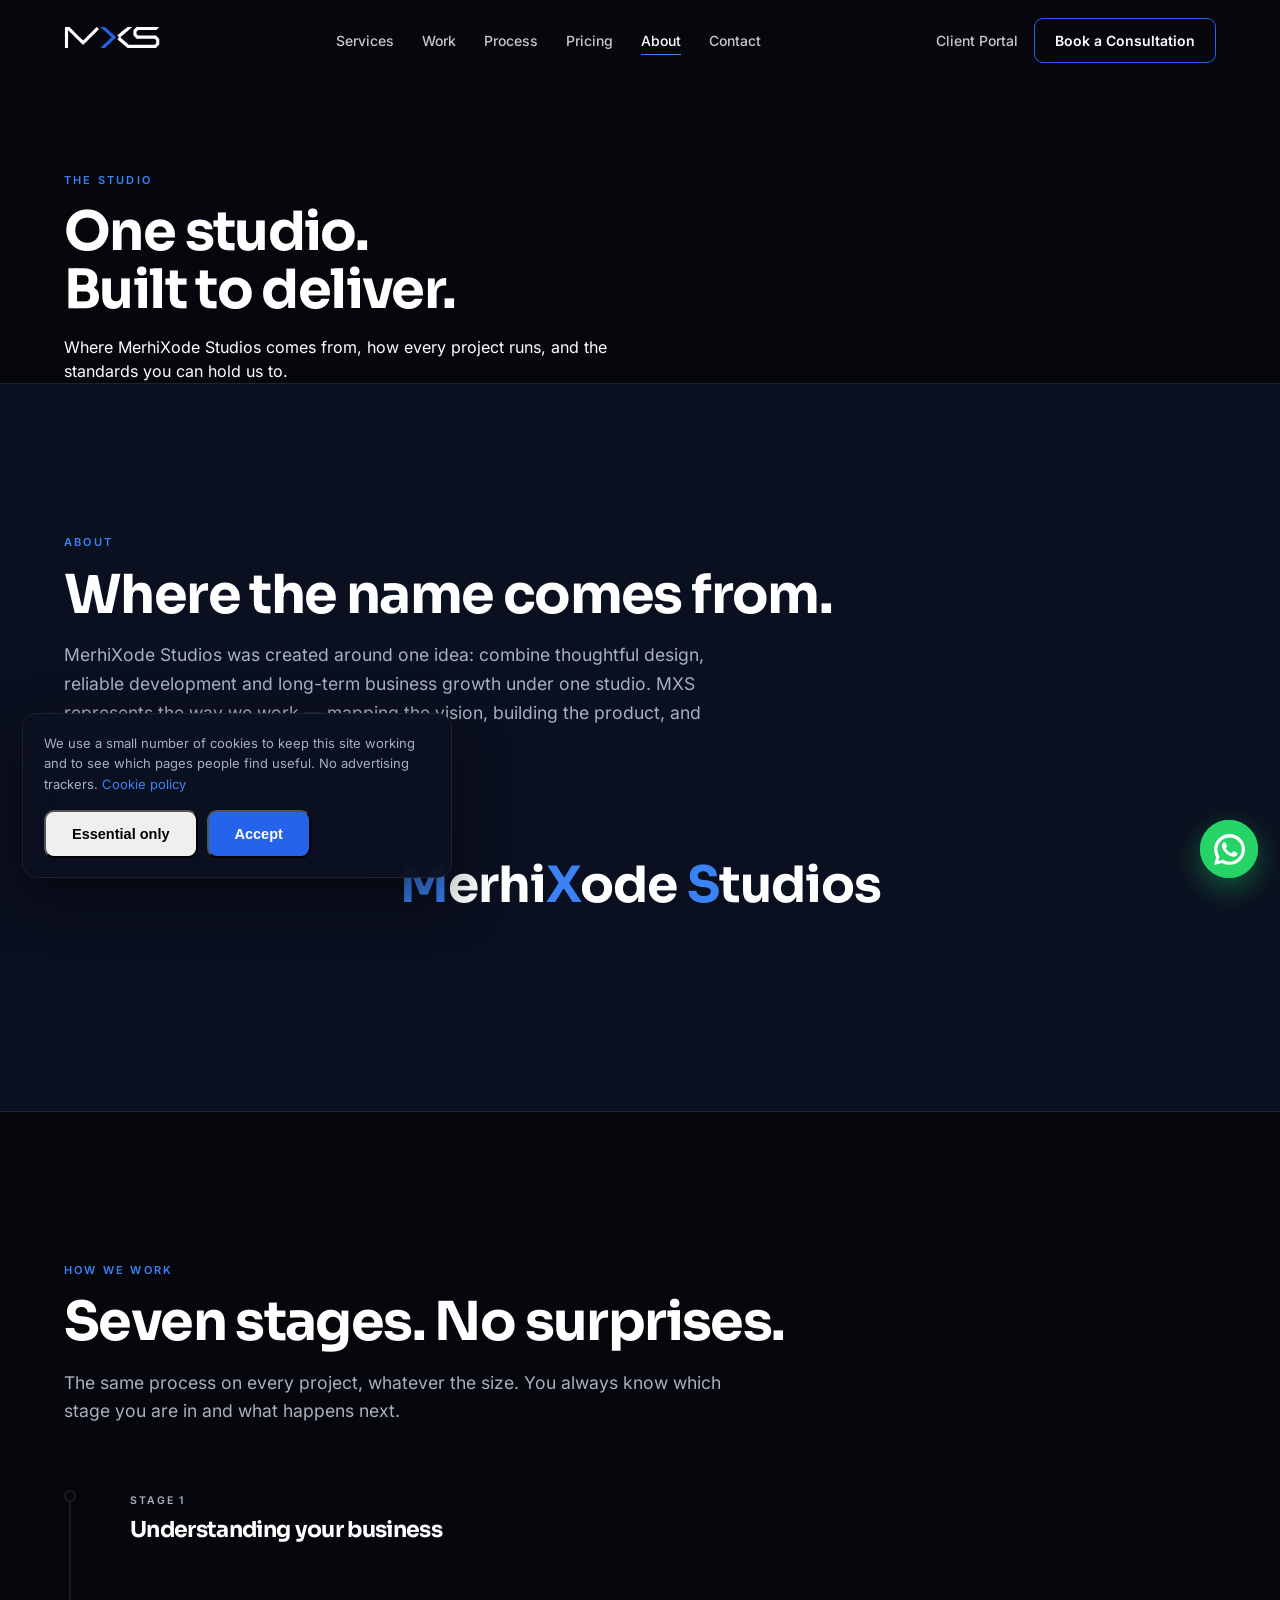
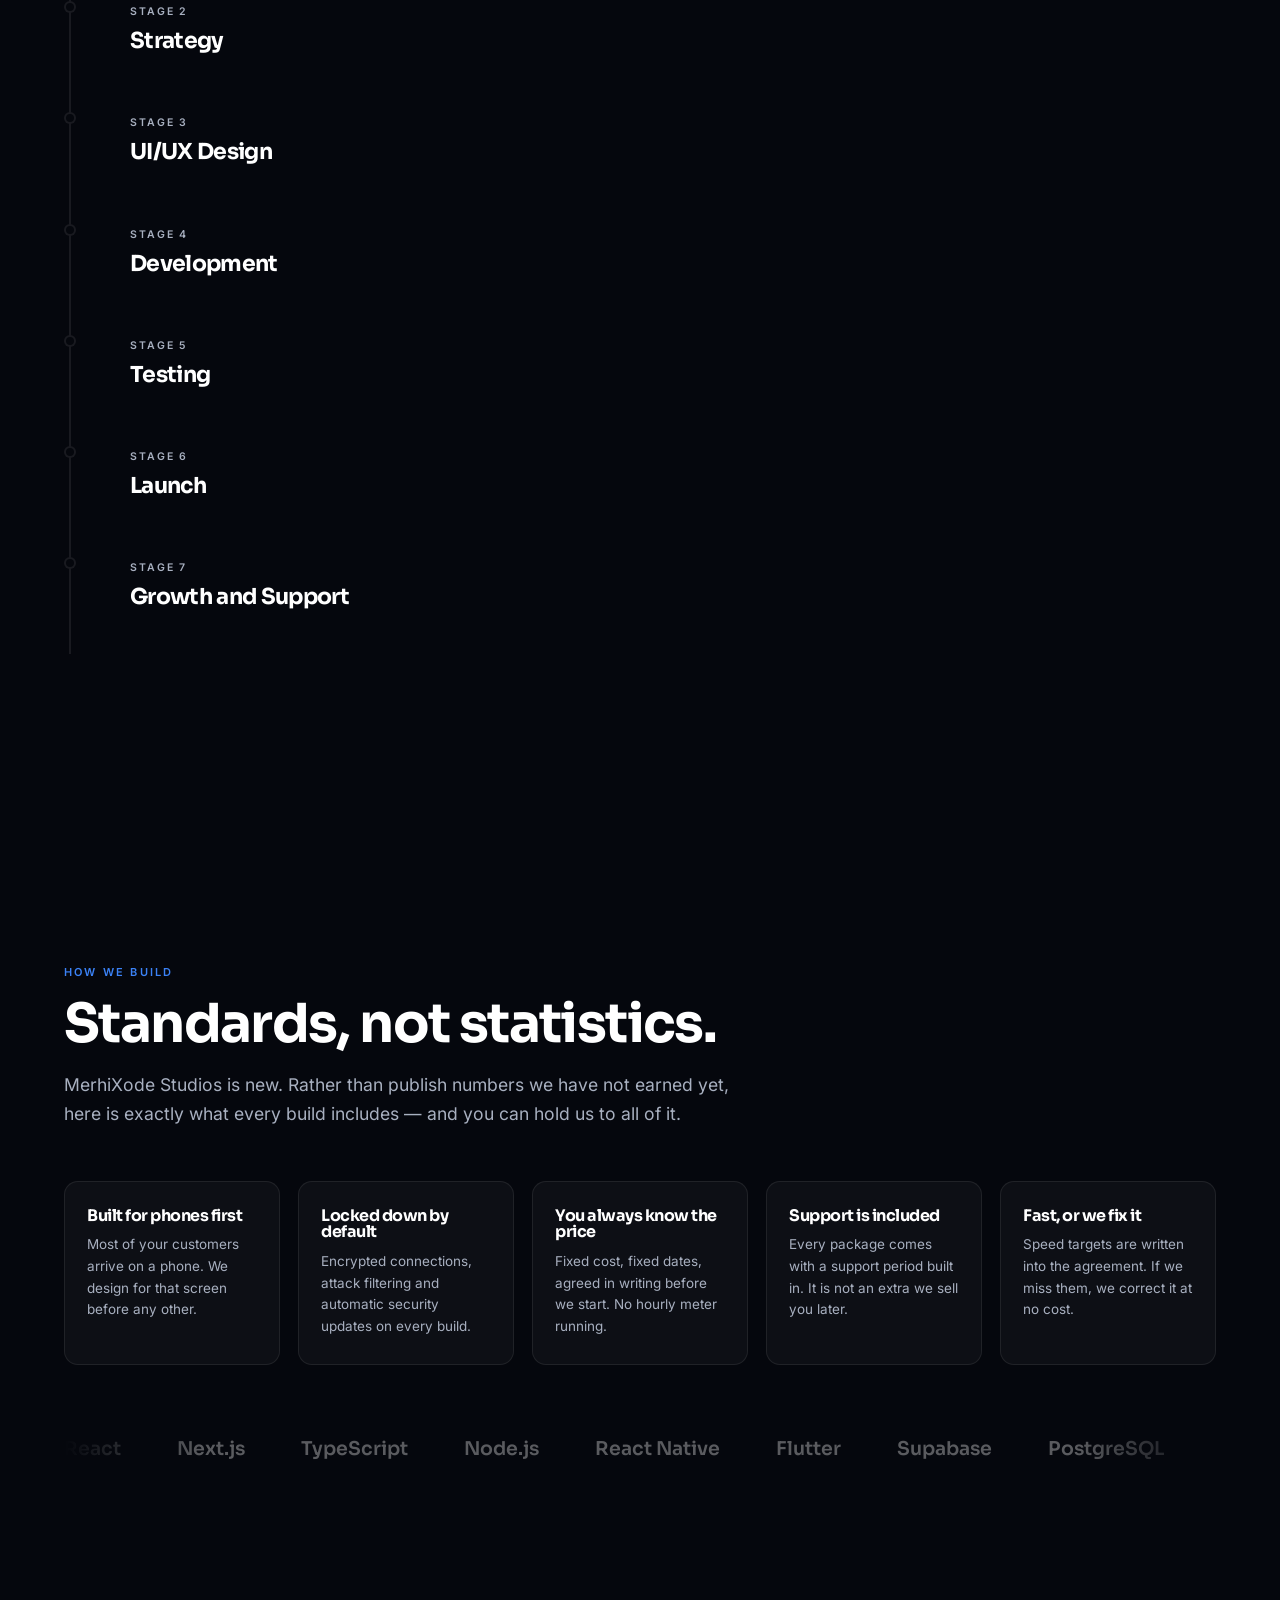
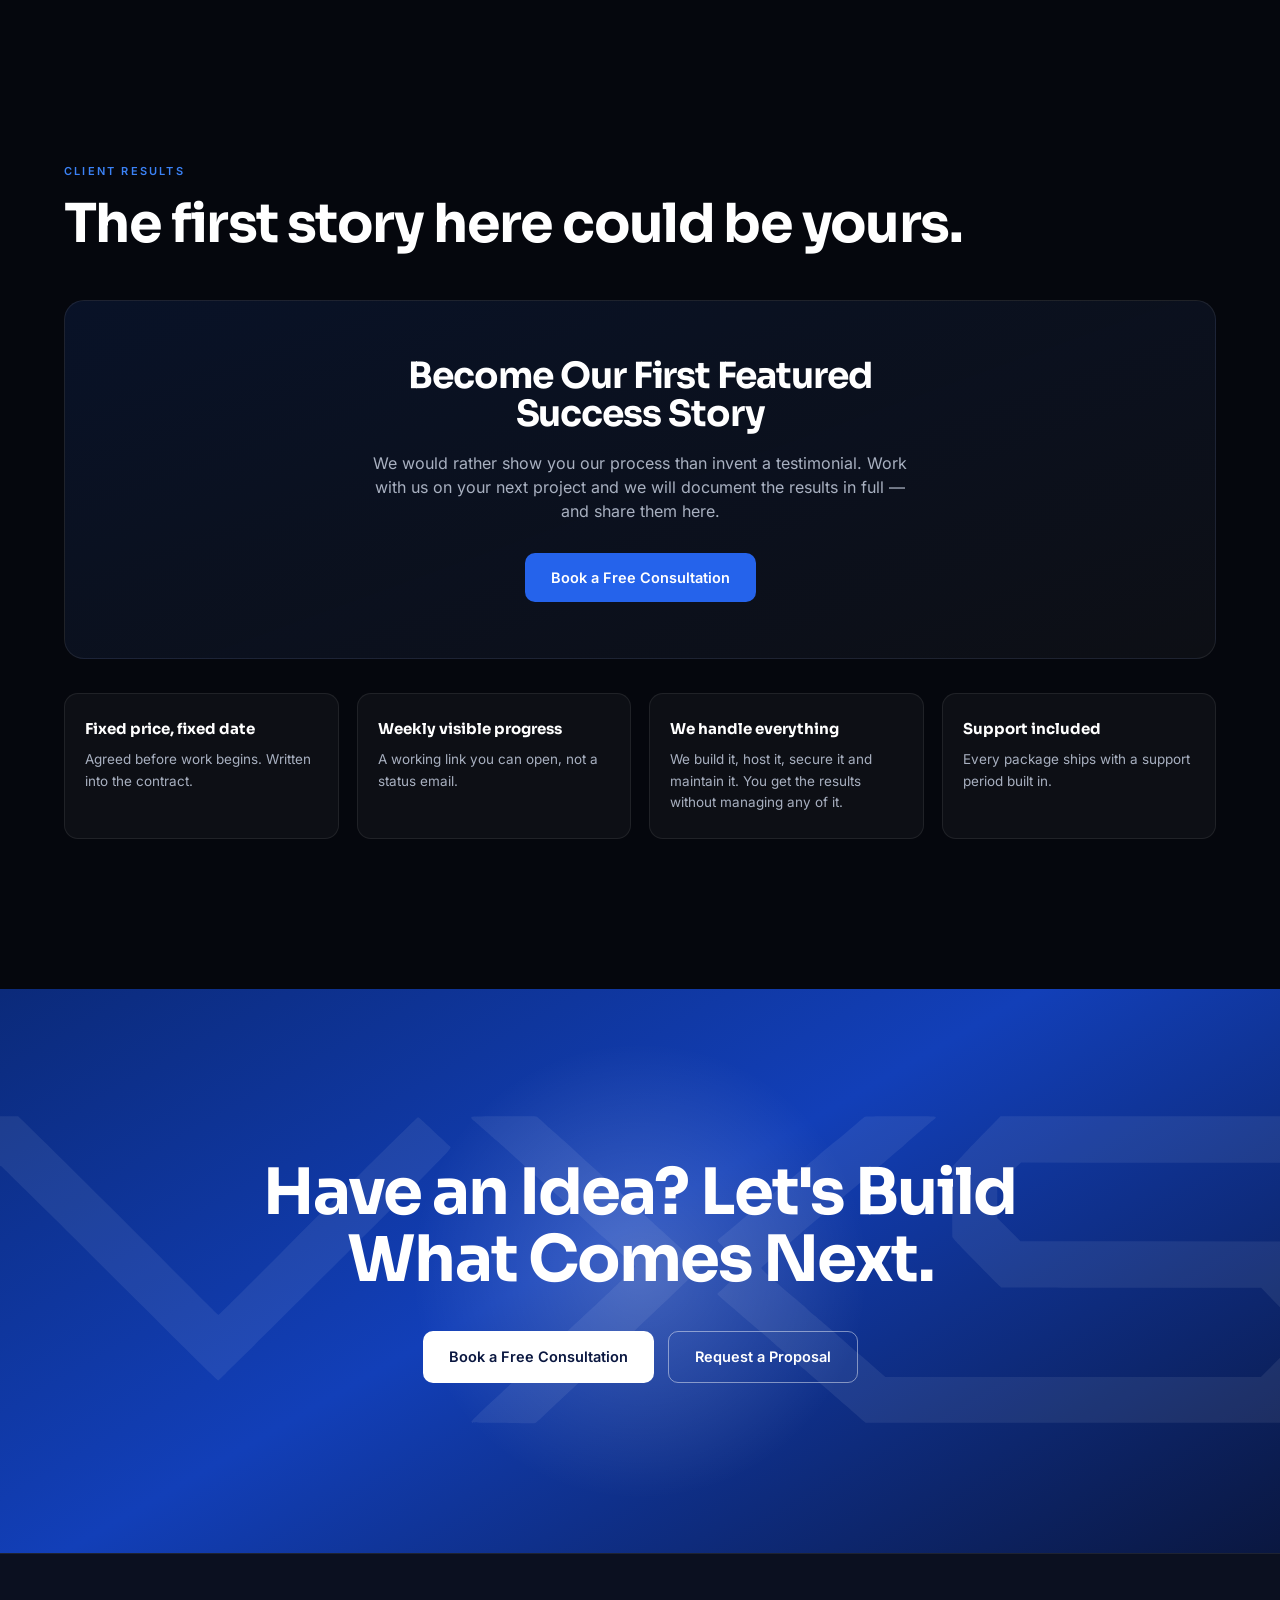
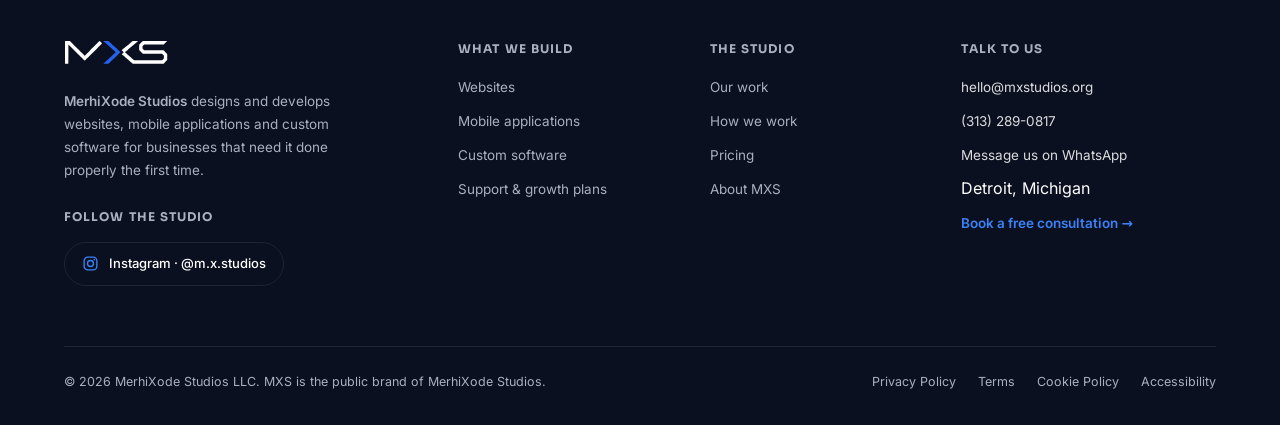
<file: about.html>
<!DOCTYPE html><html lang="en"><head><meta charset="utf-8">
<meta name="viewport" content="width=device-width,initial-scale=1">
<title>About & Process — MXS | MerhiXode Studios</title>
<meta name="description" content="Who MXS is, how we work, and the standards every build is held to. Seven stages, no surprises.">
<link rel="canonical" href="https://mxstudios.org/about.html">
<link rel="icon" type="image/svg+xml" href="/favicon.svg">
<link rel="icon" type="image/png" sizes="32x32" href="/favicon-32.png">
<link rel="icon" type="image/png" sizes="16x16" href="/favicon-16.png">
<link rel="apple-touch-icon" href="/apple-touch-icon.png">
<meta name="theme-color" content="#06070B">
<meta property="og:type" content="website">
<meta property="og:site_name" content="MXS — MerhiXode Studios">
<meta property="og:title" content="About &amp; Process — MXS | MerhiXode Studios">
<meta property="og:description" content="Fixed price, fixed date, pricing published openly. Websites from $149/month &mdash; design, hosting and care in one plan. Apps &amp; custom software at fixed quotes. Built in Detroit.">
<meta property="og:url" content="https://mxstudios.org/about.html">
<meta property="og:image" content="https://mxstudios.org/og.png">
<meta property="og:image:width" content="1200">
<meta property="og:image:height" content="630">
<meta name="twitter:card" content="summary_large_image">
<meta name="twitter:title" content="About &amp; Process — MXS | MerhiXode Studios">
<meta name="twitter:description" content="Websites from $149/month. Apps &amp; custom software at fixed quotes. Pricing published openly.">
<meta name="twitter:image" content="https://mxstudios.org/og.png">
<link rel="stylesheet" href="styles.css">
</head><body>
<!-- ============ 2. NAV ============ -->
<header id="hdr"><div class="nav">
  <a href="index.html"><svg class="logo" viewBox="0 0 2712 640" ><path d="M27.2 618.8C26.3 617.9 26.0 550.9 26.0 323.4C26.0 57.2 26.1 29.0 27.6 27.6C29.0 26.2 36.0 26.0 90.2 26.0L151.3 26.0L165.4 39.7C228.8 101.6 364.4 236.2 467.9 340.2C506.7 379.2 538.9 411.0 539.5 411.0C540.1 411.0 594.1 357.3 659.6 291.8C803.0 148.0 923.6 28.6 925.9 28.2C927.5 27.9 934.5 34.3 970.4 68.4C979.1 76.7 986.9 83.9 987.6 84.3C991.8 86.7 989.6 89.4 945.3 134.2C840.2 240.6 541.4 537.4 539.0 537.8C537.6 538.0 495.9 497.1 390.3 391.7C309.6 311.2 229.6 231.7 212.5 214.9C137.9 141.6 125.4 129.3 122.0 125.8C120.0 123.6 117.5 122.0 116.3 122.0L114.0 122.0L114.0 369.7C114.0 549.8 113.7 617.7 112.9 618.7C111.3 620.5 29.0 620.6 27.2 618.8Z" fill="#fff" fill-rule="evenodd"/><path d="M1785.8 613.8C1781.8 610.3 1768.6 598.8 1756.5 588.0C1744.4 577.3 1730.0 564.7 1724.5 560.0C1719.0 555.3 1705.8 543.9 1695.1 534.5C1673.9 516.0 1643.4 489.6 1630.0 478.4C1625.3 474.5 1618.1 468.2 1614.0 464.3C1609.9 460.5 1599.3 451.3 1590.5 444.0C1573.7 429.9 1555.6 414.4 1548.0 407.6C1541.3 401.6 1537.2 398.1 1530.5 392.5C1514.3 379.1 1506.0 371.6 1506.0 370.4C1506.0 369.7 1507.2 368.2 1508.8 367.0C1510.3 365.8 1515.1 361.4 1519.5 357.1C1523.9 352.8 1530.2 346.9 1533.5 344.0C1549.2 330.0 1559.0 320.4 1559.0 319.0C1559.0 318.1 1555.3 314.0 1550.8 309.9C1539.4 299.6 1507.6 269.8 1506.9 268.7C1505.9 267.3 1506.9 264.5 1509.0 263.3C1511.8 261.5 1536.1 241.6 1548.4 231.0C1554.5 225.7 1568.9 213.6 1580.4 204.0C1607.4 181.5 1613.2 176.6 1627.5 164.5C1633.9 159.0 1644.7 150.0 1651.4 144.5C1663.9 134.3 1677.6 122.7 1702.3 101.5C1710.0 94.9 1721.8 85.0 1728.5 79.5C1744.8 66.2 1759.4 54.0 1776.0 39.9C1783.5 33.5 1790.6 27.7 1791.8 27.1C1793.3 26.3 1813.3 26.0 1861.0 26.0C1922.9 26.0 1928.1 26.1 1928.7 27.7C1929.2 28.9 1928.3 30.1 1926.0 31.9C1924.1 33.3 1917.6 38.7 1911.5 43.9C1905.5 49.1 1898.0 55.4 1895.0 57.9C1888.6 63.3 1874.3 75.9 1870.3 79.6C1868.8 81.1 1863.5 85.7 1858.5 89.8C1853.5 94.0 1845.9 100.6 1841.5 104.5C1837.1 108.3 1830.8 113.8 1827.5 116.5C1824.2 119.2 1816.1 126.2 1809.5 132.0C1802.9 137.8 1789.4 149.3 1779.5 157.5C1769.6 165.7 1756.1 177.1 1749.5 182.8C1732.7 197.3 1727.8 201.5 1717.1 210.6C1686.7 236.2 1679.1 242.6 1667.5 252.5C1660.4 258.6 1650.7 266.9 1646.0 271.1C1641.3 275.2 1633.5 281.9 1628.5 286.0C1623.5 290.1 1614.8 297.7 1609.0 303.0C1603.2 308.2 1596.8 313.8 1594.8 315.4C1592.7 317.0 1591.0 319.0 1591.0 320.0C1591.0 321.0 1594.5 324.8 1598.7 328.6C1603.0 332.4 1609.7 338.5 1613.7 342.1C1621.0 348.9 1637.2 362.9 1660.0 382.2C1666.9 388.0 1676.0 395.9 1680.1 399.8C1684.2 403.6 1690.7 409.4 1694.6 412.6C1707.3 423.1 1741.0 452.1 1758.9 468.0C1768.6 476.6 1779.2 485.8 1782.5 488.5C1789.1 493.9 1804.3 507.1 1820.8 521.8L1831.3 531.0L2195.0 531.0L2558.8 531.0L2581.4 508.6C2593.8 496.2 2604.3 485.1 2604.8 483.8C2605.2 482.5 2605.4 464.3 2605.2 443.3L2605.0 405.2L2582.1 381.8L2559.3 358.5L2309.0 358.3C2171.4 358.2 2057.8 357.9 2056.6 357.6C2054.5 357.1 2047.2 349.9 1998.8 300.5C1970.4 271.6 1961.0 261.4 1961.0 259.6C1960.7 190.2 1961.0 124.8 1961.7 123.6C1962.7 121.8 1992.6 89.5 2008.0 73.6C2014.3 67.1 2027.4 53.7 2037.0 43.9L2054.5 26.0L2371.6 26.0C2636.9 26.0 2689.0 26.2 2689.9 27.4C2690.8 28.4 2684.3 35.3 2658.8 60.6C2641.0 78.2 2621.2 97.8 2614.7 104.3L2602.9 116.0L2479.2 116.1C2411.2 116.2 2296.8 116.1 2225.0 116.0L2094.4 115.8L2088.0 121.4C2084.4 124.4 2074.0 134.8 2064.8 144.5L2048.0 162.0L2048.0 192.4L2048.0 222.9L2070.5 245.5L2092.9 268.0L2345.0 268.2L2597.1 268.5L2610.8 282.5C2618.4 290.2 2634.0 306.6 2645.5 319.0C2657.1 331.3 2672.2 347.5 2679.2 354.8L2692.0 368.2L2692.0 445.7L2692.0 523.1L2672.2 543.3C2661.3 554.4 2640.1 576.2 2625.0 591.8L2597.7 620.0L2195.4 620.0L1793.1 620.0L1785.8 613.8Z" fill="#fff" fill-rule="evenodd"/><path d="M1088.0 620.0C1034.0 619.5 1029.5 619.4 1029.5 617.8C1029.5 616.3 1053.8 592.7 1089.5 559.7C1096.7 553.0 1109.5 541.0 1118.0 533.0C1126.5 524.9 1136.7 515.5 1140.5 512.0C1144.3 508.5 1150.4 502.8 1154.0 499.4C1157.6 496.1 1163.2 490.9 1166.5 488.0C1169.8 485.0 1175.2 480.1 1178.5 477.0C1181.8 473.9 1190.6 465.8 1198.0 459.0C1205.4 452.2 1215.8 442.5 1221.0 437.4C1226.2 432.4 1236.8 422.5 1244.5 415.5C1252.2 408.4 1259.2 401.9 1260.1 401.1C1263.0 398.2 1293.4 369.6 1301.5 362.0C1318.0 346.7 1347.0 318.1 1347.0 317.1C1347.0 316.6 1346.4 315.7 1345.6 315.3C1343.9 314.3 1331.2 302.9 1314.7 287.5C1307.6 280.9 1294.5 269.0 1285.6 261.1C1276.8 253.2 1265.9 243.3 1261.5 239.1C1257.1 234.9 1246.5 225.2 1238.1 217.5C1229.6 209.8 1215.5 197.0 1206.7 189.0C1198.0 181.0 1185.1 169.3 1178.0 163.0C1156.4 143.6 1130.7 120.4 1107.6 99.5C1095.4 88.5 1082.1 76.6 1078.0 73.1C1073.9 69.5 1062.7 59.6 1053.2 51.1C1043.6 42.5 1034.3 34.4 1032.4 33.1C1030.0 31.4 1029.0 30.0 1029.2 28.6C1029.5 26.5 1029.5 26.5 1091.0 26.2C1124.8 26.1 1153.5 26.2 1154.8 26.5C1156.1 26.8 1160.6 30.4 1164.8 34.4C1175.4 44.4 1181.0 49.4 1191.6 58.6C1204.0 69.3 1226.3 89.4 1238.5 101.0C1244.1 106.2 1251.5 113.0 1255.0 116.0C1265.6 125.2 1274.0 132.9 1285.0 143.4C1290.8 149.0 1303.4 160.7 1313.0 169.4C1322.6 178.2 1333.7 188.3 1337.5 191.9C1352.5 206.1 1386.0 237.0 1396.1 246.0C1401.9 251.2 1414.7 262.9 1424.5 272.0C1434.3 281.1 1449.2 294.7 1457.7 302.3C1466.7 310.4 1473.0 316.8 1473.0 317.9C1473.0 318.9 1468.6 323.9 1463.2 329.1C1457.9 334.2 1443.0 348.6 1430.1 361.0C1417.2 373.4 1406.0 384.2 1405.1 385.0C1404.2 385.8 1399.2 390.6 1393.9 395.5C1388.7 400.4 1380.6 408.1 1376.0 412.5C1371.3 416.9 1360.0 427.5 1351.0 436.1C1341.9 444.8 1331.6 454.4 1328.0 457.6C1324.5 460.9 1313.7 470.9 1304.0 480.0C1294.4 489.1 1280.2 502.3 1272.5 509.5C1264.8 516.6 1254.5 526.3 1249.5 531.1C1244.5 535.8 1234.2 545.4 1226.5 552.5C1210.9 566.9 1194.3 582.4 1170.7 604.6C1154.1 620.2 1153.1 621.0 1149.0 620.7C1147.6 620.6 1120.2 620.3 1088.0 620.0Z" fill="#2563EB" fill-rule="evenodd"/></svg></a>
  <ul>
    <li><a href="services.html">Services</a></li><li><a href="work.html">Work</a></li>
    <li><a href="about.html#process">Process</a></li><li><a href="pricing.html">Pricing</a></li>
    <li><a class="act" href="about.html">About</a></li><li><a href="contact.html">Contact</a></li>
  </ul>
  <div class="right">
    <a class="portal" href="contact.html">Client Portal</a>
    <a class="consult" href="contact.html#cta">Book a Consultation</a>
    <span class="burger"><i></i><i></i><i></i></span>
  </div>
</div></header>


<section class="page-head"><div class="wrap"><div class="eyebrow">The studio</div><h1>One studio.<br>Built to deliver.</h1><p class="lede">Where MerhiXode Studios comes from, how every project runs, and the standards you can hold us to.</p></div></section>
<!-- ============ 11. ABOUT ============ -->
<section class="sec" id="about" style="background:var(--bg2);border-block:1px solid var(--line)">
<div class="wrap">
  <div class="eyebrow">About</div>
  <h2>Where the name comes from.</h2>
  <p class="lede">MerhiXode Studios was created around one idea: combine thoughtful design,
     reliable development and long-term business growth under one studio. MXS represents the
     way we work &mdash; mapping the vision, building the product, and scaling what comes next.</p>
  <div class="about-anim" id="aboutAnim">
    <div class="an-full"><span class="k">M</span>erhi<span class="k">X</span>ode <span class="k">S</span>tudios</div>
    <div class="an-short">M &nbsp;X &nbsp;S</div>
  </div>
</div></section>


<!-- ============ 7. PROCESS ============ -->
<section class="sec" id="process"><div class="wrap">
  <div class="eyebrow">How we work</div>
  <h2>Seven stages. No surprises.</h2>
  <p class="lede">The same process on every project, whatever the size. You always know
     which stage you are in and what happens next.</p>
  <ol class="proc" id="proc"><div class="proc-fill" id="procFill"></div><li class="step" data-i="0"><span class="dot"></span>
  <div><span class="stg">Stage 1</span><h4>Understanding your business</h4><p>What you need, what it must achieve, and what success looks like — agreed in writing first.</p></div></li><li class="step" data-i="1"><span class="dot"></span>
  <div><span class="stg">Stage 2</span><h4>Strategy</h4><p>Scope, architecture and the fixed price. No moving targets after this point.</p></div></li><li class="step" data-i="2"><span class="dot"></span>
  <div><span class="stg">Stage 3</span><h4>UI/UX Design</h4><p>Wireframes then full design, reviewed while changes are still cheap.</p></div></li><li class="step" data-i="3"><span class="dot"></span>
  <div><span class="stg">Stage 4</span><h4>Development</h4><p>Built in the open. Weekly progress you can see, not status reports.</p></div></li><li class="step" data-i="4"><span class="dot"></span>
  <div><span class="stg">Stage 5</span><h4>Testing</h4><p>Cross-browser, cross-device, accessibility and performance before anyone signs off.</p></div></li><li class="step" data-i="5"><span class="dot"></span>
  <div><span class="stg">Stage 6</span><h4>Launch</h4><p>Deployment, monitoring, analytics and handover training.</p></div></li><li class="step" data-i="6"><span class="dot"></span>
  <div><span class="stg">Stage 7</span><h4>Growth and Support</h4><p>Maintenance, optimisation and the long-term relationship.</p></div></li></ol>
</div></section>


<!-- ============ 10. TRUST ============ -->
<section class="sec"><div class="wrap">
  <div class="eyebrow">How we build</div>
  <h2>Standards, not statistics.</h2>
  <p class="lede">MerhiXode Studios is new. Rather than publish numbers we have not earned yet,
     here is exactly what every build includes &mdash; and you can hold us to all of it.</p>
  <div class="trs"><div class="tr"><h4>Built for phones first</h4><p>Most of your customers arrive on a phone. We design for that screen before any other.</p></div><div class="tr"><h4>Locked down by default</h4><p>Encrypted connections, attack filtering and automatic security updates on every build.</p></div><div class="tr"><h4>You always know the price</h4><p>Fixed cost, fixed dates, agreed in writing before we start. No hourly meter running.</p></div><div class="tr"><h4>Support is included</h4><p>Every package comes with a support period built in. It is not an extra we sell you later.</p></div><div class="tr"><h4>Fast, or we fix it</h4><p>Speed targets are written into the agreement. If we miss them, we correct it at no cost.</p></div></div>
  <div class="marq"><div class="marq-t"><span>React</span><span>Next.js</span><span>TypeScript</span><span>Node.js</span><span>React Native</span><span>Flutter</span><span>Supabase</span><span>PostgreSQL</span><span>AWS</span><span>Vercel</span><span>Stripe</span><span>Figma</span><span>React</span><span>Next.js</span><span>TypeScript</span><span>Node.js</span><span>React Native</span><span>Flutter</span><span>Supabase</span><span>PostgreSQL</span><span>AWS</span><span>Vercel</span><span>Stripe</span><span>Figma</span></div></div>
</div></section>


<!-- ============ 12. TESTIMONIALS ============ -->
<section class="sec" id="insights"><div class="wrap">
  <div class="eyebrow">Client results</div>
  <h2>The first story here could be yours.</h2>
  <div class="first">
    <h3>Become Our First Featured Success Story</h3>
    <p>We would rather show you our process than invent a testimonial. Work with us on your
       next project and we will document the results in full &mdash; and share them here.</p>
    <a class="btn pri" href="#cta">Book a Free Consultation</a>
  </div>
  <div class="prins">
    <div class="prin"><b>Fixed price, fixed date</b><p>Agreed before work begins. Written into the contract.</p></div>
    <div class="prin"><b>Weekly visible progress</b><p>A working link you can open, not a status email.</p></div>
    <div class="prin"><b>We handle everything</b><p>We build it, host it, secure it and maintain it. You get the results without managing any of it.</p></div>
    <div class="prin"><b>Support included</b><p>Every package ships with a support period built in.</p></div>
  </div>
</div></section>


<!-- ============ 13. CTA ============ -->
<section class="cta-sec" id="cta">
  <div class="cta-mark"><svg class="" viewBox="0 0 2712 640" ><path d="M27.2 618.8C26.3 617.9 26.0 550.9 26.0 323.4C26.0 57.2 26.1 29.0 27.6 27.6C29.0 26.2 36.0 26.0 90.2 26.0L151.3 26.0L165.4 39.7C228.8 101.6 364.4 236.2 467.9 340.2C506.7 379.2 538.9 411.0 539.5 411.0C540.1 411.0 594.1 357.3 659.6 291.8C803.0 148.0 923.6 28.6 925.9 28.2C927.5 27.9 934.5 34.3 970.4 68.4C979.1 76.7 986.9 83.9 987.6 84.3C991.8 86.7 989.6 89.4 945.3 134.2C840.2 240.6 541.4 537.4 539.0 537.8C537.6 538.0 495.9 497.1 390.3 391.7C309.6 311.2 229.6 231.7 212.5 214.9C137.9 141.6 125.4 129.3 122.0 125.8C120.0 123.6 117.5 122.0 116.3 122.0L114.0 122.0L114.0 369.7C114.0 549.8 113.7 617.7 112.9 618.7C111.3 620.5 29.0 620.6 27.2 618.8Z" fill="#fff" fill-rule="evenodd"/><path d="M1785.8 613.8C1781.8 610.3 1768.6 598.8 1756.5 588.0C1744.4 577.3 1730.0 564.7 1724.5 560.0C1719.0 555.3 1705.8 543.9 1695.1 534.5C1673.9 516.0 1643.4 489.6 1630.0 478.4C1625.3 474.5 1618.1 468.2 1614.0 464.3C1609.9 460.5 1599.3 451.3 1590.5 444.0C1573.7 429.9 1555.6 414.4 1548.0 407.6C1541.3 401.6 1537.2 398.1 1530.5 392.5C1514.3 379.1 1506.0 371.6 1506.0 370.4C1506.0 369.7 1507.2 368.2 1508.8 367.0C1510.3 365.8 1515.1 361.4 1519.5 357.1C1523.9 352.8 1530.2 346.9 1533.5 344.0C1549.2 330.0 1559.0 320.4 1559.0 319.0C1559.0 318.1 1555.3 314.0 1550.8 309.9C1539.4 299.6 1507.6 269.8 1506.9 268.7C1505.9 267.3 1506.9 264.5 1509.0 263.3C1511.8 261.5 1536.1 241.6 1548.4 231.0C1554.5 225.7 1568.9 213.6 1580.4 204.0C1607.4 181.5 1613.2 176.6 1627.5 164.5C1633.9 159.0 1644.7 150.0 1651.4 144.5C1663.9 134.3 1677.6 122.7 1702.3 101.5C1710.0 94.9 1721.8 85.0 1728.5 79.5C1744.8 66.2 1759.4 54.0 1776.0 39.9C1783.5 33.5 1790.6 27.7 1791.8 27.1C1793.3 26.3 1813.3 26.0 1861.0 26.0C1922.9 26.0 1928.1 26.1 1928.7 27.7C1929.2 28.9 1928.3 30.1 1926.0 31.9C1924.1 33.3 1917.6 38.7 1911.5 43.9C1905.5 49.1 1898.0 55.4 1895.0 57.9C1888.6 63.3 1874.3 75.9 1870.3 79.6C1868.8 81.1 1863.5 85.7 1858.5 89.8C1853.5 94.0 1845.9 100.6 1841.5 104.5C1837.1 108.3 1830.8 113.8 1827.5 116.5C1824.2 119.2 1816.1 126.2 1809.5 132.0C1802.9 137.8 1789.4 149.3 1779.5 157.5C1769.6 165.7 1756.1 177.1 1749.5 182.8C1732.7 197.3 1727.8 201.5 1717.1 210.6C1686.7 236.2 1679.1 242.6 1667.5 252.5C1660.4 258.6 1650.7 266.9 1646.0 271.1C1641.3 275.2 1633.5 281.9 1628.5 286.0C1623.5 290.1 1614.8 297.7 1609.0 303.0C1603.2 308.2 1596.8 313.8 1594.8 315.4C1592.7 317.0 1591.0 319.0 1591.0 320.0C1591.0 321.0 1594.5 324.8 1598.7 328.6C1603.0 332.4 1609.7 338.5 1613.7 342.1C1621.0 348.9 1637.2 362.9 1660.0 382.2C1666.9 388.0 1676.0 395.9 1680.1 399.8C1684.2 403.6 1690.7 409.4 1694.6 412.6C1707.3 423.1 1741.0 452.1 1758.9 468.0C1768.6 476.6 1779.2 485.8 1782.5 488.5C1789.1 493.9 1804.3 507.1 1820.8 521.8L1831.3 531.0L2195.0 531.0L2558.8 531.0L2581.4 508.6C2593.8 496.2 2604.3 485.1 2604.8 483.8C2605.2 482.5 2605.4 464.3 2605.2 443.3L2605.0 405.2L2582.1 381.8L2559.3 358.5L2309.0 358.3C2171.4 358.2 2057.8 357.9 2056.6 357.6C2054.5 357.1 2047.2 349.9 1998.8 300.5C1970.4 271.6 1961.0 261.4 1961.0 259.6C1960.7 190.2 1961.0 124.8 1961.7 123.6C1962.7 121.8 1992.6 89.5 2008.0 73.6C2014.3 67.1 2027.4 53.7 2037.0 43.9L2054.5 26.0L2371.6 26.0C2636.9 26.0 2689.0 26.2 2689.9 27.4C2690.8 28.4 2684.3 35.3 2658.8 60.6C2641.0 78.2 2621.2 97.8 2614.7 104.3L2602.9 116.0L2479.2 116.1C2411.2 116.2 2296.8 116.1 2225.0 116.0L2094.4 115.8L2088.0 121.4C2084.4 124.4 2074.0 134.8 2064.8 144.5L2048.0 162.0L2048.0 192.4L2048.0 222.9L2070.5 245.5L2092.9 268.0L2345.0 268.2L2597.1 268.5L2610.8 282.5C2618.4 290.2 2634.0 306.6 2645.5 319.0C2657.1 331.3 2672.2 347.5 2679.2 354.8L2692.0 368.2L2692.0 445.7L2692.0 523.1L2672.2 543.3C2661.3 554.4 2640.1 576.2 2625.0 591.8L2597.7 620.0L2195.4 620.0L1793.1 620.0L1785.8 613.8Z" fill="#fff" fill-rule="evenodd"/><path d="M1088.0 620.0C1034.0 619.5 1029.5 619.4 1029.5 617.8C1029.5 616.3 1053.8 592.7 1089.5 559.7C1096.7 553.0 1109.5 541.0 1118.0 533.0C1126.5 524.9 1136.7 515.5 1140.5 512.0C1144.3 508.5 1150.4 502.8 1154.0 499.4C1157.6 496.1 1163.2 490.9 1166.5 488.0C1169.8 485.0 1175.2 480.1 1178.5 477.0C1181.8 473.9 1190.6 465.8 1198.0 459.0C1205.4 452.2 1215.8 442.5 1221.0 437.4C1226.2 432.4 1236.8 422.5 1244.5 415.5C1252.2 408.4 1259.2 401.9 1260.1 401.1C1263.0 398.2 1293.4 369.6 1301.5 362.0C1318.0 346.7 1347.0 318.1 1347.0 317.1C1347.0 316.6 1346.4 315.7 1345.6 315.3C1343.9 314.3 1331.2 302.9 1314.7 287.5C1307.6 280.9 1294.5 269.0 1285.6 261.1C1276.8 253.2 1265.9 243.3 1261.5 239.1C1257.1 234.9 1246.5 225.2 1238.1 217.5C1229.6 209.8 1215.5 197.0 1206.7 189.0C1198.0 181.0 1185.1 169.3 1178.0 163.0C1156.4 143.6 1130.7 120.4 1107.6 99.5C1095.4 88.5 1082.1 76.6 1078.0 73.1C1073.9 69.5 1062.7 59.6 1053.2 51.1C1043.6 42.5 1034.3 34.4 1032.4 33.1C1030.0 31.4 1029.0 30.0 1029.2 28.6C1029.5 26.5 1029.5 26.5 1091.0 26.2C1124.8 26.1 1153.5 26.2 1154.8 26.5C1156.1 26.8 1160.6 30.4 1164.8 34.4C1175.4 44.4 1181.0 49.4 1191.6 58.6C1204.0 69.3 1226.3 89.4 1238.5 101.0C1244.1 106.2 1251.5 113.0 1255.0 116.0C1265.6 125.2 1274.0 132.9 1285.0 143.4C1290.8 149.0 1303.4 160.7 1313.0 169.4C1322.6 178.2 1333.7 188.3 1337.5 191.9C1352.5 206.1 1386.0 237.0 1396.1 246.0C1401.9 251.2 1414.7 262.9 1424.5 272.0C1434.3 281.1 1449.2 294.7 1457.7 302.3C1466.7 310.4 1473.0 316.8 1473.0 317.9C1473.0 318.9 1468.6 323.9 1463.2 329.1C1457.9 334.2 1443.0 348.6 1430.1 361.0C1417.2 373.4 1406.0 384.2 1405.1 385.0C1404.2 385.8 1399.2 390.6 1393.9 395.5C1388.7 400.4 1380.6 408.1 1376.0 412.5C1371.3 416.9 1360.0 427.5 1351.0 436.1C1341.9 444.8 1331.6 454.4 1328.0 457.6C1324.5 460.9 1313.7 470.9 1304.0 480.0C1294.4 489.1 1280.2 502.3 1272.5 509.5C1264.8 516.6 1254.5 526.3 1249.5 531.1C1244.5 535.8 1234.2 545.4 1226.5 552.5C1210.9 566.9 1194.3 582.4 1170.7 604.6C1154.1 620.2 1153.1 621.0 1149.0 620.7C1147.6 620.6 1120.2 620.3 1088.0 620.0Z" fill="#fff" fill-rule="evenodd"/></svg></div>
  <div class="cta-light" id="ctaLight"></div>
  <div class="wrap">
    <h2>Have an Idea? Let's Build What Comes Next.</h2>
    <div class="cta">
      <a class="btn pri" href="https://wa.me/13132890817?text=Hi%20MXS%2C%20I%27d%20like%20to%20discuss%20a%20project" target="_blank" rel="noopener">Book a Free Consultation</a>
      <a class="btn ghost" href="contact.html">Request a Proposal</a>
    </div>
  </div>
</section>


<!-- ============ 14. FOOTER ============ -->
<footer><div class="wrap">
  <div class="fgrid">
    <div class="fbrand">
      <svg class="logo" viewBox="0 0 2712 640" ><path d="M27.2 618.8C26.3 617.9 26.0 550.9 26.0 323.4C26.0 57.2 26.1 29.0 27.6 27.6C29.0 26.2 36.0 26.0 90.2 26.0L151.3 26.0L165.4 39.7C228.8 101.6 364.4 236.2 467.9 340.2C506.7 379.2 538.9 411.0 539.5 411.0C540.1 411.0 594.1 357.3 659.6 291.8C803.0 148.0 923.6 28.6 925.9 28.2C927.5 27.9 934.5 34.3 970.4 68.4C979.1 76.7 986.9 83.9 987.6 84.3C991.8 86.7 989.6 89.4 945.3 134.2C840.2 240.6 541.4 537.4 539.0 537.8C537.6 538.0 495.9 497.1 390.3 391.7C309.6 311.2 229.6 231.7 212.5 214.9C137.9 141.6 125.4 129.3 122.0 125.8C120.0 123.6 117.5 122.0 116.3 122.0L114.0 122.0L114.0 369.7C114.0 549.8 113.7 617.7 112.9 618.7C111.3 620.5 29.0 620.6 27.2 618.8Z" fill="#fff" fill-rule="evenodd"/><path d="M1785.8 613.8C1781.8 610.3 1768.6 598.8 1756.5 588.0C1744.4 577.3 1730.0 564.7 1724.5 560.0C1719.0 555.3 1705.8 543.9 1695.1 534.5C1673.9 516.0 1643.4 489.6 1630.0 478.4C1625.3 474.5 1618.1 468.2 1614.0 464.3C1609.9 460.5 1599.3 451.3 1590.5 444.0C1573.7 429.9 1555.6 414.4 1548.0 407.6C1541.3 401.6 1537.2 398.1 1530.5 392.5C1514.3 379.1 1506.0 371.6 1506.0 370.4C1506.0 369.7 1507.2 368.2 1508.8 367.0C1510.3 365.8 1515.1 361.4 1519.5 357.1C1523.9 352.8 1530.2 346.9 1533.5 344.0C1549.2 330.0 1559.0 320.4 1559.0 319.0C1559.0 318.1 1555.3 314.0 1550.8 309.9C1539.4 299.6 1507.6 269.8 1506.9 268.7C1505.9 267.3 1506.9 264.5 1509.0 263.3C1511.8 261.5 1536.1 241.6 1548.4 231.0C1554.5 225.7 1568.9 213.6 1580.4 204.0C1607.4 181.5 1613.2 176.6 1627.5 164.5C1633.9 159.0 1644.7 150.0 1651.4 144.5C1663.9 134.3 1677.6 122.7 1702.3 101.5C1710.0 94.9 1721.8 85.0 1728.5 79.5C1744.8 66.2 1759.4 54.0 1776.0 39.9C1783.5 33.5 1790.6 27.7 1791.8 27.1C1793.3 26.3 1813.3 26.0 1861.0 26.0C1922.9 26.0 1928.1 26.1 1928.7 27.7C1929.2 28.9 1928.3 30.1 1926.0 31.9C1924.1 33.3 1917.6 38.7 1911.5 43.9C1905.5 49.1 1898.0 55.4 1895.0 57.9C1888.6 63.3 1874.3 75.9 1870.3 79.6C1868.8 81.1 1863.5 85.7 1858.5 89.8C1853.5 94.0 1845.9 100.6 1841.5 104.5C1837.1 108.3 1830.8 113.8 1827.5 116.5C1824.2 119.2 1816.1 126.2 1809.5 132.0C1802.9 137.8 1789.4 149.3 1779.5 157.5C1769.6 165.7 1756.1 177.1 1749.5 182.8C1732.7 197.3 1727.8 201.5 1717.1 210.6C1686.7 236.2 1679.1 242.6 1667.5 252.5C1660.4 258.6 1650.7 266.9 1646.0 271.1C1641.3 275.2 1633.5 281.9 1628.5 286.0C1623.5 290.1 1614.8 297.7 1609.0 303.0C1603.2 308.2 1596.8 313.8 1594.8 315.4C1592.7 317.0 1591.0 319.0 1591.0 320.0C1591.0 321.0 1594.5 324.8 1598.7 328.6C1603.0 332.4 1609.7 338.5 1613.7 342.1C1621.0 348.9 1637.2 362.9 1660.0 382.2C1666.9 388.0 1676.0 395.9 1680.1 399.8C1684.2 403.6 1690.7 409.4 1694.6 412.6C1707.3 423.1 1741.0 452.1 1758.9 468.0C1768.6 476.6 1779.2 485.8 1782.5 488.5C1789.1 493.9 1804.3 507.1 1820.8 521.8L1831.3 531.0L2195.0 531.0L2558.8 531.0L2581.4 508.6C2593.8 496.2 2604.3 485.1 2604.8 483.8C2605.2 482.5 2605.4 464.3 2605.2 443.3L2605.0 405.2L2582.1 381.8L2559.3 358.5L2309.0 358.3C2171.4 358.2 2057.8 357.9 2056.6 357.6C2054.5 357.1 2047.2 349.9 1998.8 300.5C1970.4 271.6 1961.0 261.4 1961.0 259.6C1960.7 190.2 1961.0 124.8 1961.7 123.6C1962.7 121.8 1992.6 89.5 2008.0 73.6C2014.3 67.1 2027.4 53.7 2037.0 43.9L2054.5 26.0L2371.6 26.0C2636.9 26.0 2689.0 26.2 2689.9 27.4C2690.8 28.4 2684.3 35.3 2658.8 60.6C2641.0 78.2 2621.2 97.8 2614.7 104.3L2602.9 116.0L2479.2 116.1C2411.2 116.2 2296.8 116.1 2225.0 116.0L2094.4 115.8L2088.0 121.4C2084.4 124.4 2074.0 134.8 2064.8 144.5L2048.0 162.0L2048.0 192.4L2048.0 222.9L2070.5 245.5L2092.9 268.0L2345.0 268.2L2597.1 268.5L2610.8 282.5C2618.4 290.2 2634.0 306.6 2645.5 319.0C2657.1 331.3 2672.2 347.5 2679.2 354.8L2692.0 368.2L2692.0 445.7L2692.0 523.1L2672.2 543.3C2661.3 554.4 2640.1 576.2 2625.0 591.8L2597.7 620.0L2195.4 620.0L1793.1 620.0L1785.8 613.8Z" fill="#fff" fill-rule="evenodd"/><path d="M1088.0 620.0C1034.0 619.5 1029.5 619.4 1029.5 617.8C1029.5 616.3 1053.8 592.7 1089.5 559.7C1096.7 553.0 1109.5 541.0 1118.0 533.0C1126.5 524.9 1136.7 515.5 1140.5 512.0C1144.3 508.5 1150.4 502.8 1154.0 499.4C1157.6 496.1 1163.2 490.9 1166.5 488.0C1169.8 485.0 1175.2 480.1 1178.5 477.0C1181.8 473.9 1190.6 465.8 1198.0 459.0C1205.4 452.2 1215.8 442.5 1221.0 437.4C1226.2 432.4 1236.8 422.5 1244.5 415.5C1252.2 408.4 1259.2 401.9 1260.1 401.1C1263.0 398.2 1293.4 369.6 1301.5 362.0C1318.0 346.7 1347.0 318.1 1347.0 317.1C1347.0 316.6 1346.4 315.7 1345.6 315.3C1343.9 314.3 1331.2 302.9 1314.7 287.5C1307.6 280.9 1294.5 269.0 1285.6 261.1C1276.8 253.2 1265.9 243.3 1261.5 239.1C1257.1 234.9 1246.5 225.2 1238.1 217.5C1229.6 209.8 1215.5 197.0 1206.7 189.0C1198.0 181.0 1185.1 169.3 1178.0 163.0C1156.4 143.6 1130.7 120.4 1107.6 99.5C1095.4 88.5 1082.1 76.6 1078.0 73.1C1073.9 69.5 1062.7 59.6 1053.2 51.1C1043.6 42.5 1034.3 34.4 1032.4 33.1C1030.0 31.4 1029.0 30.0 1029.2 28.6C1029.5 26.5 1029.5 26.5 1091.0 26.2C1124.8 26.1 1153.5 26.2 1154.8 26.5C1156.1 26.8 1160.6 30.4 1164.8 34.4C1175.4 44.4 1181.0 49.4 1191.6 58.6C1204.0 69.3 1226.3 89.4 1238.5 101.0C1244.1 106.2 1251.5 113.0 1255.0 116.0C1265.6 125.2 1274.0 132.9 1285.0 143.4C1290.8 149.0 1303.4 160.7 1313.0 169.4C1322.6 178.2 1333.7 188.3 1337.5 191.9C1352.5 206.1 1386.0 237.0 1396.1 246.0C1401.9 251.2 1414.7 262.9 1424.5 272.0C1434.3 281.1 1449.2 294.7 1457.7 302.3C1466.7 310.4 1473.0 316.8 1473.0 317.9C1473.0 318.9 1468.6 323.9 1463.2 329.1C1457.9 334.2 1443.0 348.6 1430.1 361.0C1417.2 373.4 1406.0 384.2 1405.1 385.0C1404.2 385.8 1399.2 390.6 1393.9 395.5C1388.7 400.4 1380.6 408.1 1376.0 412.5C1371.3 416.9 1360.0 427.5 1351.0 436.1C1341.9 444.8 1331.6 454.4 1328.0 457.6C1324.5 460.9 1313.7 470.9 1304.0 480.0C1294.4 489.1 1280.2 502.3 1272.5 509.5C1264.8 516.6 1254.5 526.3 1249.5 531.1C1244.5 535.8 1234.2 545.4 1226.5 552.5C1210.9 566.9 1194.3 582.4 1170.7 604.6C1154.1 620.2 1153.1 621.0 1149.0 620.7C1147.6 620.6 1120.2 620.3 1088.0 620.0Z" fill="#2563EB" fill-rule="evenodd"/></svg>
      <p><b>MerhiXode Studios</b> designs and develops websites, mobile applications and custom
         software for businesses that need it done properly the first time.</p>
      <h5 class="fsoch">Follow the studio</h5>
      <!-- SOCIALS: only live profiles are shown. As each handle is created, add a matching
           <a class="soc"> here. Icon SVGs for LinkedIn/X/Facebook/TikTok/Threads to be added
           with their URLs. -->
      <div class="socials">
        <a class="soc" href="https://www.instagram.com/m.x.studios" target="_blank" rel="noopener" aria-label="MXS on Instagram">
          <svg viewBox="0 0 24 24" fill="none" stroke="currentColor" stroke-width="1.9" stroke-linecap="round">
            <rect x="3" y="3" width="18" height="18" rx="5.2"/>
            <circle cx="12" cy="12" r="4.2"/>
            <circle cx="17.4" cy="6.6" r="1.15" fill="currentColor" stroke="none"/>
          </svg>
          <span>Instagram &middot; @m.x.studios</span>
        </a>
      </div>
    </div>
    <div><h5>What we build</h5><ul>
      <li><a href="services.html">Websites</a></li>
      <li><a href="services.html">Mobile applications</a></li>
      <li><a href="services.html">Custom software</a></li>
      <li><a href="services.html">Support &amp; growth plans</a></li></ul></div>
    <div><h5>The studio</h5><ul>
      <li><a href="work.html">Our work</a></li>
      <li><a href="#process">How we work</a></li>
      <li><a href="pricing.html">Pricing</a></li>
      <li><a href="#about">About MXS</a></li>
      </ul></div>
    <div><h5>Talk to us</h5><ul class="fcontact">
      <li><a href="mailto:hello@mxstudios.org">hello@mxstudios.org</a></li>
      <li><a href="tel:+13132890817">(313) 289-0817</a></li>
      <li><a href="https://wa.me/13132890817?text=Hi%20MXS%2C%20I%27d%20like%20to%20discuss%20a%20project" target="_blank" rel="noopener">Message us on WhatsApp</a></li>
      <li>Detroit, Michigan</li>
      <li><a class="fcta" href="#cta">Book a free consultation &rarr;</a></li></ul></div>
  </div>
  <div class="fbot">
    <span>&copy; 2026 MerhiXode Studios LLC. MXS is the public brand of MerhiXode Studios.</span>
    <span class="lg"><a href="legal.html#privacy">Privacy Policy</a><a href="legal.html#terms">Terms</a>
      <a href="legal.html#cookies">Cookie Policy</a><a href="legal.html#accessibility">Accessibility</a></span>
  </div>
</div></footer>

<div class="ckbar" id="cookiebar">
  <div class="ck-in">
    <p>We use a small number of cookies to keep this site working and to see which pages people find
       useful. No advertising trackers. <a href="legal.html#cookies">Cookie policy</a></p>
    <div class="ck-btns">
      <button class="btn sm" data-ck="reject">Essential only</button>
      <button class="btn sm pri" data-ck="accept">Accept</button>
    </div>
  </div>
</div>

<a class="wa" href="https://wa.me/13132890817?text=Hi%20MXS%2C%20I%27d%20like%20to%20discuss%20a%20project" target="_blank" rel="noopener" aria-label="Message MXS on WhatsApp"><svg viewBox="0 0 24 24"><path d="M17.47 14.38c-.3-.15-1.75-.86-2.02-.96-.27-.1-.47-.15-.67.15-.2.3-.77.96-.94 1.16-.17.2-.35.22-.64.07-.3-.15-1.25-.46-2.38-1.47-.88-.78-1.47-1.75-1.64-2.05-.17-.3-.02-.46.13-.6.13-.13.3-.35.45-.52.15-.17.2-.3.3-.5.1-.2.05-.37-.02-.52-.08-.15-.67-1.6-.92-2.2-.24-.58-.49-.5-.67-.51h-.57c-.2 0-.52.07-.79.37-.27.3-1.04 1.01-1.04 2.47s1.06 2.86 1.21 3.06c.15.2 2.1 3.2 5.08 4.49.71.3 1.26.49 1.69.63.71.22 1.36.19 1.87.12.57-.09 1.75-.72 2-1.41.25-.69.25-1.28.17-1.41-.07-.13-.27-.2-.57-.35zM12.04 21.5h-.01a9.42 9.42 0 01-4.8-1.32l-.34-.2-3.57.94.95-3.48-.22-.36a9.4 9.4 0 01-1.44-5.02c0-5.2 4.23-9.43 9.44-9.43a9.37 9.37 0 016.67 2.77 9.35 9.35 0 012.76 6.67c0 5.2-4.24 9.43-9.44 9.43zM20.52 3.49A11.8 11.8 0 0012.04 0C5.46 0 .11 5.35.1 11.93c0 2.1.55 4.16 1.6 5.97L0 24l6.24-1.64a11.9 11.9 0 005.79 1.48h.01c6.58 0 11.93-5.35 11.93-11.93 0-3.19-1.24-6.19-3.5-8.45z"/></svg></a>
<span class="wa-lbl" id="waLbl">Message us on WhatsApp</span>


<script src="app.js"></script></body></html>
</file>
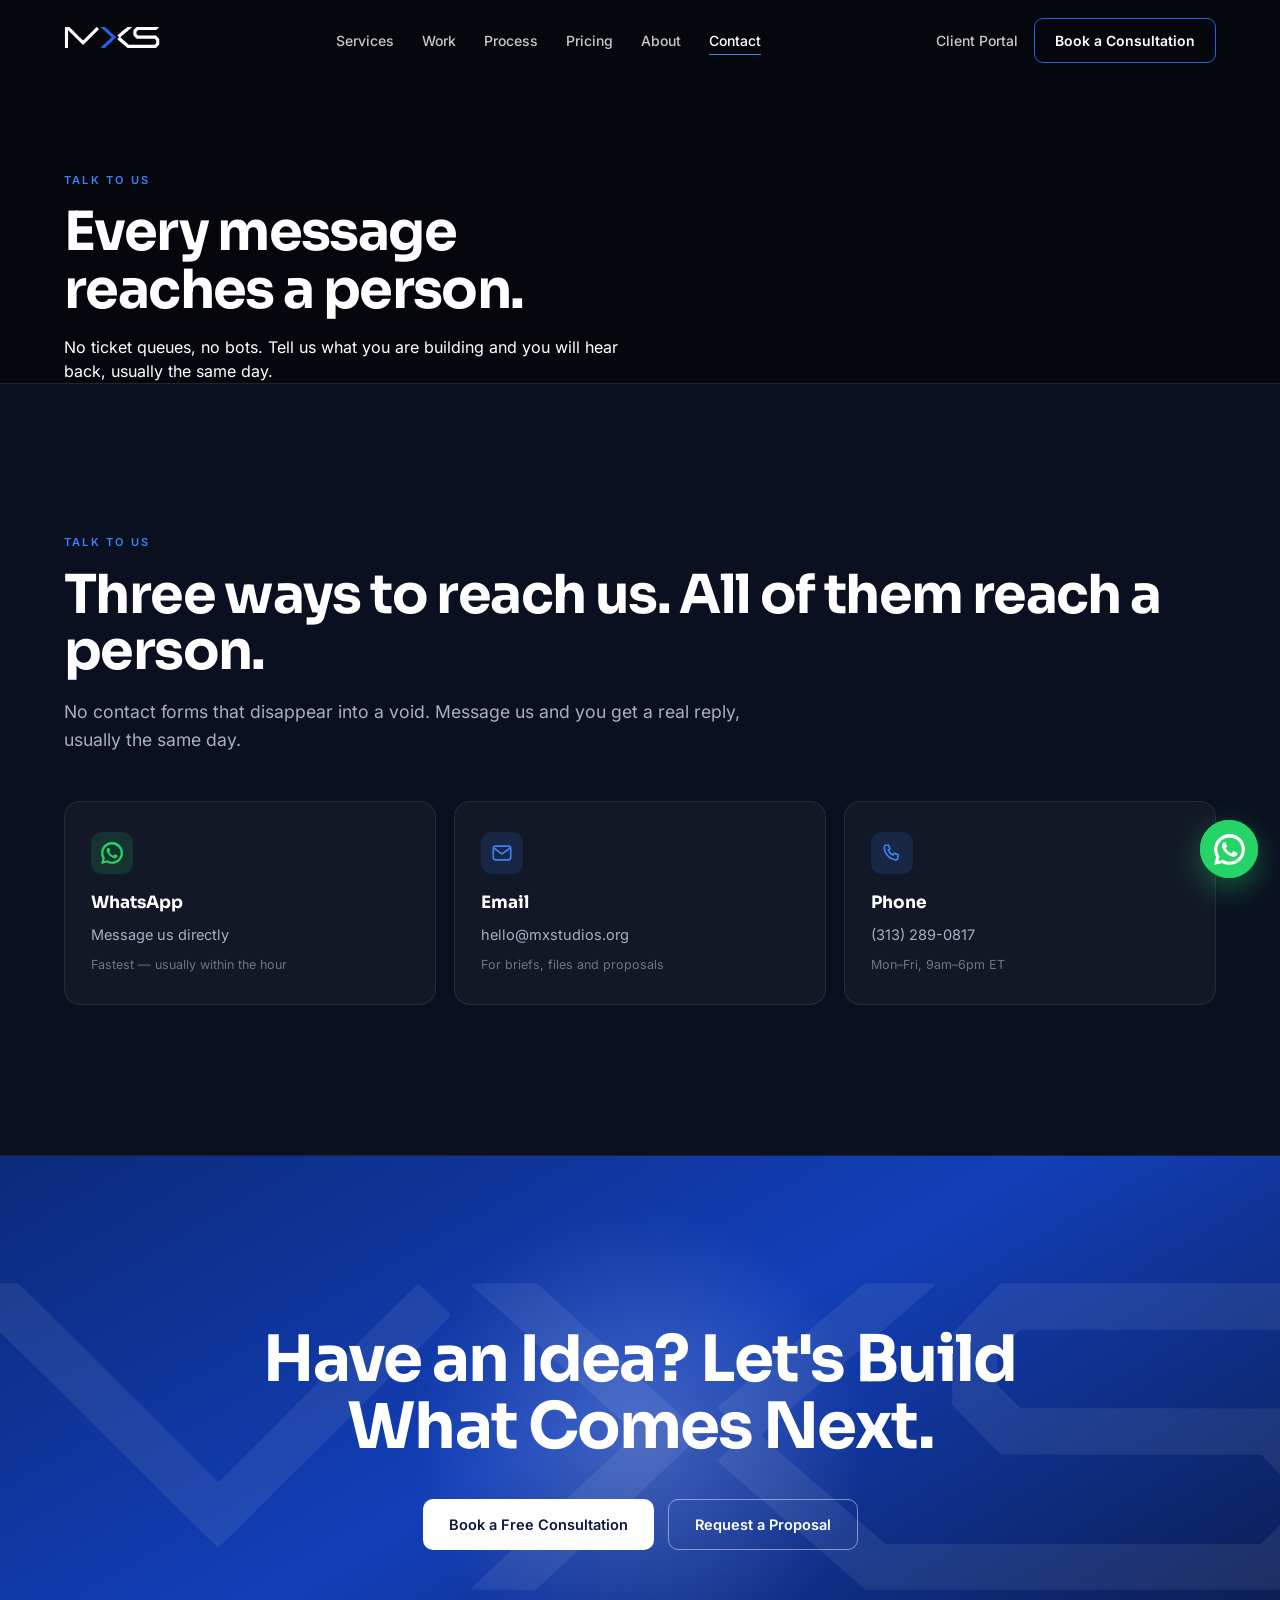
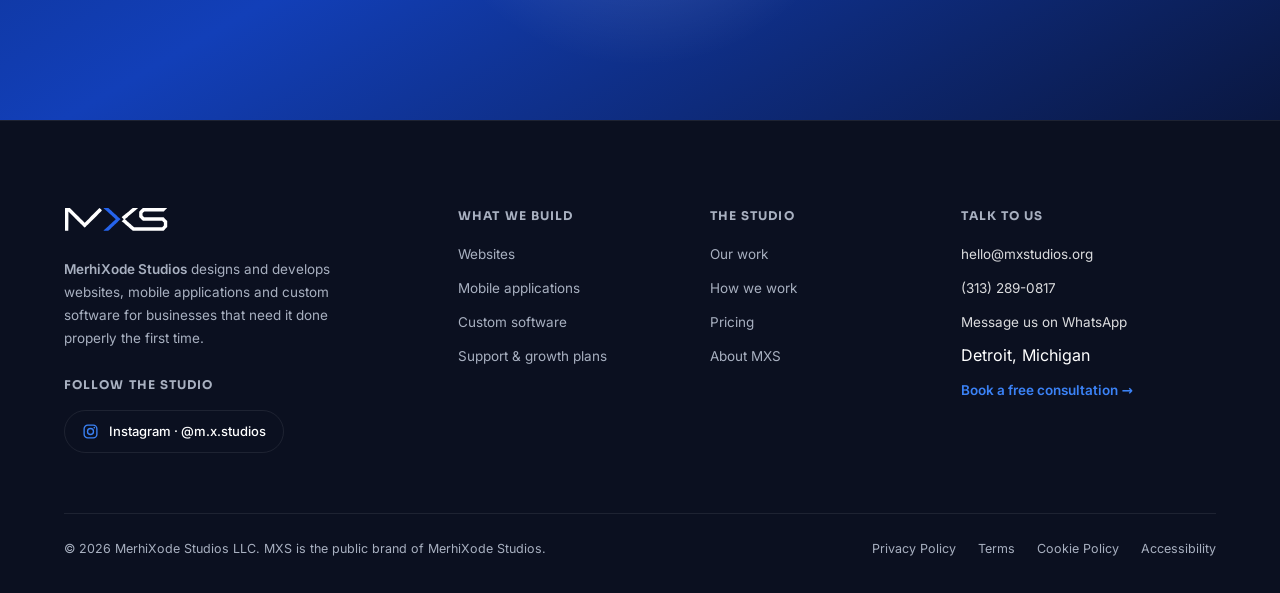
<file: contact.html>
<!DOCTYPE html><html lang="en"><head><meta charset="utf-8">
<meta name="viewport" content="width=device-width,initial-scale=1">
<title>Contact — MXS | Talk to a Person</title>
<meta name="description" content="Message MXS on WhatsApp, email hello@mxstudios.org, or call (313) 289-0817. Real replies, usually the same day.">
<link rel="canonical" href="https://mxstudios.org/contact.html">
<link rel="icon" type="image/svg+xml" href="/favicon.svg">
<link rel="icon" type="image/png" sizes="32x32" href="/favicon-32.png">
<link rel="icon" type="image/png" sizes="16x16" href="/favicon-16.png">
<link rel="apple-touch-icon" href="/apple-touch-icon.png">
<meta name="theme-color" content="#06070B">
<meta property="og:type" content="website">
<meta property="og:site_name" content="MXS — MerhiXode Studios">
<meta property="og:title" content="Contact — MXS | Talk to a Person">
<meta property="og:description" content="Fixed price, fixed date, pricing published openly. Websites from $149/month &mdash; design, hosting and care in one plan. Apps &amp; custom software at fixed quotes. Built in Detroit.">
<meta property="og:url" content="https://mxstudios.org/contact.html">
<meta property="og:image" content="https://mxstudios.org/og.png">
<meta property="og:image:width" content="1200">
<meta property="og:image:height" content="630">
<meta name="twitter:card" content="summary_large_image">
<meta name="twitter:title" content="Contact — MXS | Talk to a Person">
<meta name="twitter:description" content="Websites from $149/month. Apps &amp; custom software at fixed quotes. Pricing published openly.">
<meta name="twitter:image" content="https://mxstudios.org/og.png">
<link rel="stylesheet" href="styles.css">
</head><body>
<!-- ============ 2. NAV ============ -->
<header id="hdr"><div class="nav">
  <a href="index.html"><svg class="logo" viewBox="0 0 2712 640" ><path d="M27.2 618.8C26.3 617.9 26.0 550.9 26.0 323.4C26.0 57.2 26.1 29.0 27.6 27.6C29.0 26.2 36.0 26.0 90.2 26.0L151.3 26.0L165.4 39.7C228.8 101.6 364.4 236.2 467.9 340.2C506.7 379.2 538.9 411.0 539.5 411.0C540.1 411.0 594.1 357.3 659.6 291.8C803.0 148.0 923.6 28.6 925.9 28.2C927.5 27.9 934.5 34.3 970.4 68.4C979.1 76.7 986.9 83.9 987.6 84.3C991.8 86.7 989.6 89.4 945.3 134.2C840.2 240.6 541.4 537.4 539.0 537.8C537.6 538.0 495.9 497.1 390.3 391.7C309.6 311.2 229.6 231.7 212.5 214.9C137.9 141.6 125.4 129.3 122.0 125.8C120.0 123.6 117.5 122.0 116.3 122.0L114.0 122.0L114.0 369.7C114.0 549.8 113.7 617.7 112.9 618.7C111.3 620.5 29.0 620.6 27.2 618.8Z" fill="#fff" fill-rule="evenodd"/><path d="M1785.8 613.8C1781.8 610.3 1768.6 598.8 1756.5 588.0C1744.4 577.3 1730.0 564.7 1724.5 560.0C1719.0 555.3 1705.8 543.9 1695.1 534.5C1673.9 516.0 1643.4 489.6 1630.0 478.4C1625.3 474.5 1618.1 468.2 1614.0 464.3C1609.9 460.5 1599.3 451.3 1590.5 444.0C1573.7 429.9 1555.6 414.4 1548.0 407.6C1541.3 401.6 1537.2 398.1 1530.5 392.5C1514.3 379.1 1506.0 371.6 1506.0 370.4C1506.0 369.7 1507.2 368.2 1508.8 367.0C1510.3 365.8 1515.1 361.4 1519.5 357.1C1523.9 352.8 1530.2 346.9 1533.5 344.0C1549.2 330.0 1559.0 320.4 1559.0 319.0C1559.0 318.1 1555.3 314.0 1550.8 309.9C1539.4 299.6 1507.6 269.8 1506.9 268.7C1505.9 267.3 1506.9 264.5 1509.0 263.3C1511.8 261.5 1536.1 241.6 1548.4 231.0C1554.5 225.7 1568.9 213.6 1580.4 204.0C1607.4 181.5 1613.2 176.6 1627.5 164.5C1633.9 159.0 1644.7 150.0 1651.4 144.5C1663.9 134.3 1677.6 122.7 1702.3 101.5C1710.0 94.9 1721.8 85.0 1728.5 79.5C1744.8 66.2 1759.4 54.0 1776.0 39.9C1783.5 33.5 1790.6 27.7 1791.8 27.1C1793.3 26.3 1813.3 26.0 1861.0 26.0C1922.9 26.0 1928.1 26.1 1928.7 27.7C1929.2 28.9 1928.3 30.1 1926.0 31.9C1924.1 33.3 1917.6 38.7 1911.5 43.9C1905.5 49.1 1898.0 55.4 1895.0 57.9C1888.6 63.3 1874.3 75.9 1870.3 79.6C1868.8 81.1 1863.5 85.7 1858.5 89.8C1853.5 94.0 1845.9 100.6 1841.5 104.5C1837.1 108.3 1830.8 113.8 1827.5 116.5C1824.2 119.2 1816.1 126.2 1809.5 132.0C1802.9 137.8 1789.4 149.3 1779.5 157.5C1769.6 165.7 1756.1 177.1 1749.5 182.8C1732.7 197.3 1727.8 201.5 1717.1 210.6C1686.7 236.2 1679.1 242.6 1667.5 252.5C1660.4 258.6 1650.7 266.9 1646.0 271.1C1641.3 275.2 1633.5 281.9 1628.5 286.0C1623.5 290.1 1614.8 297.7 1609.0 303.0C1603.2 308.2 1596.8 313.8 1594.8 315.4C1592.7 317.0 1591.0 319.0 1591.0 320.0C1591.0 321.0 1594.5 324.8 1598.7 328.6C1603.0 332.4 1609.7 338.5 1613.7 342.1C1621.0 348.9 1637.2 362.9 1660.0 382.2C1666.9 388.0 1676.0 395.9 1680.1 399.8C1684.2 403.6 1690.7 409.4 1694.6 412.6C1707.3 423.1 1741.0 452.1 1758.9 468.0C1768.6 476.6 1779.2 485.8 1782.5 488.5C1789.1 493.9 1804.3 507.1 1820.8 521.8L1831.3 531.0L2195.0 531.0L2558.8 531.0L2581.4 508.6C2593.8 496.2 2604.3 485.1 2604.8 483.8C2605.2 482.5 2605.4 464.3 2605.2 443.3L2605.0 405.2L2582.1 381.8L2559.3 358.5L2309.0 358.3C2171.4 358.2 2057.8 357.9 2056.6 357.6C2054.5 357.1 2047.2 349.9 1998.8 300.5C1970.4 271.6 1961.0 261.4 1961.0 259.6C1960.7 190.2 1961.0 124.8 1961.7 123.6C1962.7 121.8 1992.6 89.5 2008.0 73.6C2014.3 67.1 2027.4 53.7 2037.0 43.9L2054.5 26.0L2371.6 26.0C2636.9 26.0 2689.0 26.2 2689.9 27.4C2690.8 28.4 2684.3 35.3 2658.8 60.6C2641.0 78.2 2621.2 97.8 2614.7 104.3L2602.9 116.0L2479.2 116.1C2411.2 116.2 2296.8 116.1 2225.0 116.0L2094.4 115.8L2088.0 121.4C2084.4 124.4 2074.0 134.8 2064.8 144.5L2048.0 162.0L2048.0 192.4L2048.0 222.9L2070.5 245.5L2092.9 268.0L2345.0 268.2L2597.1 268.5L2610.8 282.5C2618.4 290.2 2634.0 306.6 2645.5 319.0C2657.1 331.3 2672.2 347.5 2679.2 354.8L2692.0 368.2L2692.0 445.7L2692.0 523.1L2672.2 543.3C2661.3 554.4 2640.1 576.2 2625.0 591.8L2597.7 620.0L2195.4 620.0L1793.1 620.0L1785.8 613.8Z" fill="#fff" fill-rule="evenodd"/><path d="M1088.0 620.0C1034.0 619.5 1029.5 619.4 1029.5 617.8C1029.5 616.3 1053.8 592.7 1089.5 559.7C1096.7 553.0 1109.5 541.0 1118.0 533.0C1126.5 524.9 1136.7 515.5 1140.5 512.0C1144.3 508.5 1150.4 502.8 1154.0 499.4C1157.6 496.1 1163.2 490.9 1166.5 488.0C1169.8 485.0 1175.2 480.1 1178.5 477.0C1181.8 473.9 1190.6 465.8 1198.0 459.0C1205.4 452.2 1215.8 442.5 1221.0 437.4C1226.2 432.4 1236.8 422.5 1244.5 415.5C1252.2 408.4 1259.2 401.9 1260.1 401.1C1263.0 398.2 1293.4 369.6 1301.5 362.0C1318.0 346.7 1347.0 318.1 1347.0 317.1C1347.0 316.6 1346.4 315.7 1345.6 315.3C1343.9 314.3 1331.2 302.9 1314.7 287.5C1307.6 280.9 1294.5 269.0 1285.6 261.1C1276.8 253.2 1265.9 243.3 1261.5 239.1C1257.1 234.9 1246.5 225.2 1238.1 217.5C1229.6 209.8 1215.5 197.0 1206.7 189.0C1198.0 181.0 1185.1 169.3 1178.0 163.0C1156.4 143.6 1130.7 120.4 1107.6 99.5C1095.4 88.5 1082.1 76.6 1078.0 73.1C1073.9 69.5 1062.7 59.6 1053.2 51.1C1043.6 42.5 1034.3 34.4 1032.4 33.1C1030.0 31.4 1029.0 30.0 1029.2 28.6C1029.5 26.5 1029.5 26.5 1091.0 26.2C1124.8 26.1 1153.5 26.2 1154.8 26.5C1156.1 26.8 1160.6 30.4 1164.8 34.4C1175.4 44.4 1181.0 49.4 1191.6 58.6C1204.0 69.3 1226.3 89.4 1238.5 101.0C1244.1 106.2 1251.5 113.0 1255.0 116.0C1265.6 125.2 1274.0 132.9 1285.0 143.4C1290.8 149.0 1303.4 160.7 1313.0 169.4C1322.6 178.2 1333.7 188.3 1337.5 191.9C1352.5 206.1 1386.0 237.0 1396.1 246.0C1401.9 251.2 1414.7 262.9 1424.5 272.0C1434.3 281.1 1449.2 294.7 1457.7 302.3C1466.7 310.4 1473.0 316.8 1473.0 317.9C1473.0 318.9 1468.6 323.9 1463.2 329.1C1457.9 334.2 1443.0 348.6 1430.1 361.0C1417.2 373.4 1406.0 384.2 1405.1 385.0C1404.2 385.8 1399.2 390.6 1393.9 395.5C1388.7 400.4 1380.6 408.1 1376.0 412.5C1371.3 416.9 1360.0 427.5 1351.0 436.1C1341.9 444.8 1331.6 454.4 1328.0 457.6C1324.5 460.9 1313.7 470.9 1304.0 480.0C1294.4 489.1 1280.2 502.3 1272.5 509.5C1264.8 516.6 1254.5 526.3 1249.5 531.1C1244.5 535.8 1234.2 545.4 1226.5 552.5C1210.9 566.9 1194.3 582.4 1170.7 604.6C1154.1 620.2 1153.1 621.0 1149.0 620.7C1147.6 620.6 1120.2 620.3 1088.0 620.0Z" fill="#2563EB" fill-rule="evenodd"/></svg></a>
  <ul>
    <li><a href="services.html">Services</a></li><li><a href="work.html">Work</a></li>
    <li><a href="about.html#process">Process</a></li><li><a href="pricing.html">Pricing</a></li>
    <li><a href="about.html">About</a></li><li><a class="act" href="contact.html">Contact</a></li>
  </ul>
  <div class="right">
    <a class="portal" href="contact.html">Client Portal</a>
    <a class="consult" href="contact.html#cta">Book a Consultation</a>
    <span class="burger"><i></i><i></i><i></i></span>
  </div>
</div></header>


<section class="page-head"><div class="wrap"><div class="eyebrow">Talk to us</div><h1>Every message<br>reaches a person.</h1><p class="lede">No ticket queues, no bots. Tell us what you are building and you will hear back, usually the same day.</p></div></section>
<!-- ============ 12b. CONTACT ============ -->
<section class="sec" id="contact" style="background:var(--bg2);border-block:1px solid var(--line)">
<div class="wrap">
  <div class="eyebrow">Talk to us</div>
  <h2>Three ways to reach us. All of them reach a person.</h2>
  <p class="lede">No contact forms that disappear into a void. Message us and you get a real
     reply, usually the same day.</p>
  <div class="ways">
    <a class="way" href="https://wa.me/13132890817?text=Hi%20MXS%2C%20I%27d%20like%20to%20discuss%20a%20project" target="_blank" rel="noopener">
      <span class="ic" style="background:rgba(37,211,102,.14)">
        <svg viewBox="0 0 24 24" width="22" height="22" fill="#25D366"><path d="M17.47 14.38c-.3-.15-1.75-.86-2.02-.96-.27-.1-.47-.15-.67.15-.2.3-.77.96-.94 1.16-.17.2-.35.22-.64.07-.3-.15-1.25-.46-2.38-1.47-.88-.78-1.47-1.75-1.64-2.05-.17-.3-.02-.46.13-.6.13-.13.3-.35.45-.52.15-.17.2-.3.3-.5.1-.2.05-.37-.02-.52-.08-.15-.67-1.6-.92-2.2-.24-.58-.49-.5-.67-.51h-.57c-.2 0-.52.07-.79.37-.27.3-1.04 1.01-1.04 2.47s1.06 2.86 1.21 3.06c.15.2 2.1 3.2 5.08 4.49.71.3 1.26.49 1.69.63.71.22 1.36.19 1.87.12.57-.09 1.75-.72 2-1.41.25-.69.25-1.28.17-1.41-.07-.13-.27-.2-.57-.35zM12.04 21.5h-.01a9.42 9.42 0 01-4.8-1.32l-.34-.2-3.57.94.95-3.48-.22-.36a9.4 9.4 0 01-1.44-5.02c0-5.2 4.23-9.43 9.44-9.43a9.37 9.37 0 016.67 2.77 9.35 9.35 0 012.76 6.67c0 5.2-4.24 9.43-9.44 9.43zM20.52 3.49A11.8 11.8 0 0012.04 0C5.46 0 .11 5.35.1 11.93c0 2.1.55 4.16 1.6 5.97L0 24l6.24-1.64a11.9 11.9 0 005.79 1.48h.01c6.58 0 11.93-5.35 11.93-11.93 0-3.19-1.24-6.19-3.5-8.45z"/></svg></span>
      <b>WhatsApp</b><span>Message us directly</span><small>Fastest &mdash; usually within the hour</small></a>
    <a class="way" href="mailto:hello@mxstudios.org">
      <span class="ic" style="background:rgba(59,130,246,.14)">
        <svg viewBox="0 0 24 24" width="22" height="22" fill="none" stroke="#3B82F6" stroke-width="1.8">
        <rect x="2.5" y="4.5" width="19" height="15" rx="2.5"/><path d="M3 6.5l9 6.5 9-6.5"/></svg></span>
      <b>Email</b><span>hello@mxstudios.org</span><small>For briefs, files and proposals</small></a>
    <a class="way" href="tel:+13132890817">
      <span class="ic" style="background:rgba(59,130,246,.14)">
        <svg viewBox="0 0 24 24" width="22" height="22" fill="none" stroke="#3B82F6" stroke-width="1.8">
        <path d="M5 3.5h3.2l1.6 4-2 1.4a12 12 0 005.3 5.3l1.4-2 4 1.6V17c0 1.4-1.1 2.5-2.5 2.5A14.5 14.5 0 013.5 6 2.5 2.5 0 015 3.5z"/></svg></span>
      <b>Phone</b><span>(313) 289-0817</span><small>Mon&ndash;Fri, 9am&ndash;6pm ET</small></a>
  </div>
</div></section>


<!-- ============ 13. CTA ============ -->
<section class="cta-sec" id="cta">
  <div class="cta-mark"><svg class="" viewBox="0 0 2712 640" ><path d="M27.2 618.8C26.3 617.9 26.0 550.9 26.0 323.4C26.0 57.2 26.1 29.0 27.6 27.6C29.0 26.2 36.0 26.0 90.2 26.0L151.3 26.0L165.4 39.7C228.8 101.6 364.4 236.2 467.9 340.2C506.7 379.2 538.9 411.0 539.5 411.0C540.1 411.0 594.1 357.3 659.6 291.8C803.0 148.0 923.6 28.6 925.9 28.2C927.5 27.9 934.5 34.3 970.4 68.4C979.1 76.7 986.9 83.9 987.6 84.3C991.8 86.7 989.6 89.4 945.3 134.2C840.2 240.6 541.4 537.4 539.0 537.8C537.6 538.0 495.9 497.1 390.3 391.7C309.6 311.2 229.6 231.7 212.5 214.9C137.9 141.6 125.4 129.3 122.0 125.8C120.0 123.6 117.5 122.0 116.3 122.0L114.0 122.0L114.0 369.7C114.0 549.8 113.7 617.7 112.9 618.7C111.3 620.5 29.0 620.6 27.2 618.8Z" fill="#fff" fill-rule="evenodd"/><path d="M1785.8 613.8C1781.8 610.3 1768.6 598.8 1756.5 588.0C1744.4 577.3 1730.0 564.7 1724.5 560.0C1719.0 555.3 1705.8 543.9 1695.1 534.5C1673.9 516.0 1643.4 489.6 1630.0 478.4C1625.3 474.5 1618.1 468.2 1614.0 464.3C1609.9 460.5 1599.3 451.3 1590.5 444.0C1573.7 429.9 1555.6 414.4 1548.0 407.6C1541.3 401.6 1537.2 398.1 1530.5 392.5C1514.3 379.1 1506.0 371.6 1506.0 370.4C1506.0 369.7 1507.2 368.2 1508.8 367.0C1510.3 365.8 1515.1 361.4 1519.5 357.1C1523.9 352.8 1530.2 346.9 1533.5 344.0C1549.2 330.0 1559.0 320.4 1559.0 319.0C1559.0 318.1 1555.3 314.0 1550.8 309.9C1539.4 299.6 1507.6 269.8 1506.9 268.7C1505.9 267.3 1506.9 264.5 1509.0 263.3C1511.8 261.5 1536.1 241.6 1548.4 231.0C1554.5 225.7 1568.9 213.6 1580.4 204.0C1607.4 181.5 1613.2 176.6 1627.5 164.5C1633.9 159.0 1644.7 150.0 1651.4 144.5C1663.9 134.3 1677.6 122.7 1702.3 101.5C1710.0 94.9 1721.8 85.0 1728.5 79.5C1744.8 66.2 1759.4 54.0 1776.0 39.9C1783.5 33.5 1790.6 27.7 1791.8 27.1C1793.3 26.3 1813.3 26.0 1861.0 26.0C1922.9 26.0 1928.1 26.1 1928.7 27.7C1929.2 28.9 1928.3 30.1 1926.0 31.9C1924.1 33.3 1917.6 38.7 1911.5 43.9C1905.5 49.1 1898.0 55.4 1895.0 57.9C1888.6 63.3 1874.3 75.9 1870.3 79.6C1868.8 81.1 1863.5 85.7 1858.5 89.8C1853.5 94.0 1845.9 100.6 1841.5 104.5C1837.1 108.3 1830.8 113.8 1827.5 116.5C1824.2 119.2 1816.1 126.2 1809.5 132.0C1802.9 137.8 1789.4 149.3 1779.5 157.5C1769.6 165.7 1756.1 177.1 1749.5 182.8C1732.7 197.3 1727.8 201.5 1717.1 210.6C1686.7 236.2 1679.1 242.6 1667.5 252.5C1660.4 258.6 1650.7 266.9 1646.0 271.1C1641.3 275.2 1633.5 281.9 1628.5 286.0C1623.5 290.1 1614.8 297.7 1609.0 303.0C1603.2 308.2 1596.8 313.8 1594.8 315.4C1592.7 317.0 1591.0 319.0 1591.0 320.0C1591.0 321.0 1594.5 324.8 1598.7 328.6C1603.0 332.4 1609.7 338.5 1613.7 342.1C1621.0 348.9 1637.2 362.9 1660.0 382.2C1666.9 388.0 1676.0 395.9 1680.1 399.8C1684.2 403.6 1690.7 409.4 1694.6 412.6C1707.3 423.1 1741.0 452.1 1758.9 468.0C1768.6 476.6 1779.2 485.8 1782.5 488.5C1789.1 493.9 1804.3 507.1 1820.8 521.8L1831.3 531.0L2195.0 531.0L2558.8 531.0L2581.4 508.6C2593.8 496.2 2604.3 485.1 2604.8 483.8C2605.2 482.5 2605.4 464.3 2605.2 443.3L2605.0 405.2L2582.1 381.8L2559.3 358.5L2309.0 358.3C2171.4 358.2 2057.8 357.9 2056.6 357.6C2054.5 357.1 2047.2 349.9 1998.8 300.5C1970.4 271.6 1961.0 261.4 1961.0 259.6C1960.7 190.2 1961.0 124.8 1961.7 123.6C1962.7 121.8 1992.6 89.5 2008.0 73.6C2014.3 67.1 2027.4 53.7 2037.0 43.9L2054.5 26.0L2371.6 26.0C2636.9 26.0 2689.0 26.2 2689.9 27.4C2690.8 28.4 2684.3 35.3 2658.8 60.6C2641.0 78.2 2621.2 97.8 2614.7 104.3L2602.9 116.0L2479.2 116.1C2411.2 116.2 2296.8 116.1 2225.0 116.0L2094.4 115.8L2088.0 121.4C2084.4 124.4 2074.0 134.8 2064.8 144.5L2048.0 162.0L2048.0 192.4L2048.0 222.9L2070.5 245.5L2092.9 268.0L2345.0 268.2L2597.1 268.5L2610.8 282.5C2618.4 290.2 2634.0 306.6 2645.5 319.0C2657.1 331.3 2672.2 347.5 2679.2 354.8L2692.0 368.2L2692.0 445.7L2692.0 523.1L2672.2 543.3C2661.3 554.4 2640.1 576.2 2625.0 591.8L2597.7 620.0L2195.4 620.0L1793.1 620.0L1785.8 613.8Z" fill="#fff" fill-rule="evenodd"/><path d="M1088.0 620.0C1034.0 619.5 1029.5 619.4 1029.5 617.8C1029.5 616.3 1053.8 592.7 1089.5 559.7C1096.7 553.0 1109.5 541.0 1118.0 533.0C1126.5 524.9 1136.7 515.5 1140.5 512.0C1144.3 508.5 1150.4 502.8 1154.0 499.4C1157.6 496.1 1163.2 490.9 1166.5 488.0C1169.8 485.0 1175.2 480.1 1178.5 477.0C1181.8 473.9 1190.6 465.8 1198.0 459.0C1205.4 452.2 1215.8 442.5 1221.0 437.4C1226.2 432.4 1236.8 422.5 1244.5 415.5C1252.2 408.4 1259.2 401.9 1260.1 401.1C1263.0 398.2 1293.4 369.6 1301.5 362.0C1318.0 346.7 1347.0 318.1 1347.0 317.1C1347.0 316.6 1346.4 315.7 1345.6 315.3C1343.9 314.3 1331.2 302.9 1314.7 287.5C1307.6 280.9 1294.5 269.0 1285.6 261.1C1276.8 253.2 1265.9 243.3 1261.5 239.1C1257.1 234.9 1246.5 225.2 1238.1 217.5C1229.6 209.8 1215.5 197.0 1206.7 189.0C1198.0 181.0 1185.1 169.3 1178.0 163.0C1156.4 143.6 1130.7 120.4 1107.6 99.5C1095.4 88.5 1082.1 76.6 1078.0 73.1C1073.9 69.5 1062.7 59.6 1053.2 51.1C1043.6 42.5 1034.3 34.4 1032.4 33.1C1030.0 31.4 1029.0 30.0 1029.2 28.6C1029.5 26.5 1029.5 26.5 1091.0 26.2C1124.8 26.1 1153.5 26.2 1154.8 26.5C1156.1 26.8 1160.6 30.4 1164.8 34.4C1175.4 44.4 1181.0 49.4 1191.6 58.6C1204.0 69.3 1226.3 89.4 1238.5 101.0C1244.1 106.2 1251.5 113.0 1255.0 116.0C1265.6 125.2 1274.0 132.9 1285.0 143.4C1290.8 149.0 1303.4 160.7 1313.0 169.4C1322.6 178.2 1333.7 188.3 1337.5 191.9C1352.5 206.1 1386.0 237.0 1396.1 246.0C1401.9 251.2 1414.7 262.9 1424.5 272.0C1434.3 281.1 1449.2 294.7 1457.7 302.3C1466.7 310.4 1473.0 316.8 1473.0 317.9C1473.0 318.9 1468.6 323.9 1463.2 329.1C1457.9 334.2 1443.0 348.6 1430.1 361.0C1417.2 373.4 1406.0 384.2 1405.1 385.0C1404.2 385.8 1399.2 390.6 1393.9 395.5C1388.7 400.4 1380.6 408.1 1376.0 412.5C1371.3 416.9 1360.0 427.5 1351.0 436.1C1341.9 444.8 1331.6 454.4 1328.0 457.6C1324.5 460.9 1313.7 470.9 1304.0 480.0C1294.4 489.1 1280.2 502.3 1272.5 509.5C1264.8 516.6 1254.5 526.3 1249.5 531.1C1244.5 535.8 1234.2 545.4 1226.5 552.5C1210.9 566.9 1194.3 582.4 1170.7 604.6C1154.1 620.2 1153.1 621.0 1149.0 620.7C1147.6 620.6 1120.2 620.3 1088.0 620.0Z" fill="#fff" fill-rule="evenodd"/></svg></div>
  <div class="cta-light" id="ctaLight"></div>
  <div class="wrap">
    <h2>Have an Idea? Let's Build What Comes Next.</h2>
    <div class="cta">
      <a class="btn pri" href="https://wa.me/13132890817?text=Hi%20MXS%2C%20I%27d%20like%20to%20discuss%20a%20project" target="_blank" rel="noopener">Book a Free Consultation</a>
      <a class="btn ghost" href="#contact">Request a Proposal</a>
    </div>
  </div>
</section>


<!-- ============ 14. FOOTER ============ -->
<footer><div class="wrap">
  <div class="fgrid">
    <div class="fbrand">
      <svg class="logo" viewBox="0 0 2712 640" ><path d="M27.2 618.8C26.3 617.9 26.0 550.9 26.0 323.4C26.0 57.2 26.1 29.0 27.6 27.6C29.0 26.2 36.0 26.0 90.2 26.0L151.3 26.0L165.4 39.7C228.8 101.6 364.4 236.2 467.9 340.2C506.7 379.2 538.9 411.0 539.5 411.0C540.1 411.0 594.1 357.3 659.6 291.8C803.0 148.0 923.6 28.6 925.9 28.2C927.5 27.9 934.5 34.3 970.4 68.4C979.1 76.7 986.9 83.9 987.6 84.3C991.8 86.7 989.6 89.4 945.3 134.2C840.2 240.6 541.4 537.4 539.0 537.8C537.6 538.0 495.9 497.1 390.3 391.7C309.6 311.2 229.6 231.7 212.5 214.9C137.9 141.6 125.4 129.3 122.0 125.8C120.0 123.6 117.5 122.0 116.3 122.0L114.0 122.0L114.0 369.7C114.0 549.8 113.7 617.7 112.9 618.7C111.3 620.5 29.0 620.6 27.2 618.8Z" fill="#fff" fill-rule="evenodd"/><path d="M1785.8 613.8C1781.8 610.3 1768.6 598.8 1756.5 588.0C1744.4 577.3 1730.0 564.7 1724.5 560.0C1719.0 555.3 1705.8 543.9 1695.1 534.5C1673.9 516.0 1643.4 489.6 1630.0 478.4C1625.3 474.5 1618.1 468.2 1614.0 464.3C1609.9 460.5 1599.3 451.3 1590.5 444.0C1573.7 429.9 1555.6 414.4 1548.0 407.6C1541.3 401.6 1537.2 398.1 1530.5 392.5C1514.3 379.1 1506.0 371.6 1506.0 370.4C1506.0 369.7 1507.2 368.2 1508.8 367.0C1510.3 365.8 1515.1 361.4 1519.5 357.1C1523.9 352.8 1530.2 346.9 1533.5 344.0C1549.2 330.0 1559.0 320.4 1559.0 319.0C1559.0 318.1 1555.3 314.0 1550.8 309.9C1539.4 299.6 1507.6 269.8 1506.9 268.7C1505.9 267.3 1506.9 264.5 1509.0 263.3C1511.8 261.5 1536.1 241.6 1548.4 231.0C1554.5 225.7 1568.9 213.6 1580.4 204.0C1607.4 181.5 1613.2 176.6 1627.5 164.5C1633.9 159.0 1644.7 150.0 1651.4 144.5C1663.9 134.3 1677.6 122.7 1702.3 101.5C1710.0 94.9 1721.8 85.0 1728.5 79.5C1744.8 66.2 1759.4 54.0 1776.0 39.9C1783.5 33.5 1790.6 27.7 1791.8 27.1C1793.3 26.3 1813.3 26.0 1861.0 26.0C1922.9 26.0 1928.1 26.1 1928.7 27.7C1929.2 28.9 1928.3 30.1 1926.0 31.9C1924.1 33.3 1917.6 38.7 1911.5 43.9C1905.5 49.1 1898.0 55.4 1895.0 57.9C1888.6 63.3 1874.3 75.9 1870.3 79.6C1868.8 81.1 1863.5 85.7 1858.5 89.8C1853.5 94.0 1845.9 100.6 1841.5 104.5C1837.1 108.3 1830.8 113.8 1827.5 116.5C1824.2 119.2 1816.1 126.2 1809.5 132.0C1802.9 137.8 1789.4 149.3 1779.5 157.5C1769.6 165.7 1756.1 177.1 1749.5 182.8C1732.7 197.3 1727.8 201.5 1717.1 210.6C1686.7 236.2 1679.1 242.6 1667.5 252.5C1660.4 258.6 1650.7 266.9 1646.0 271.1C1641.3 275.2 1633.5 281.9 1628.5 286.0C1623.5 290.1 1614.8 297.7 1609.0 303.0C1603.2 308.2 1596.8 313.8 1594.8 315.4C1592.7 317.0 1591.0 319.0 1591.0 320.0C1591.0 321.0 1594.5 324.8 1598.7 328.6C1603.0 332.4 1609.7 338.5 1613.7 342.1C1621.0 348.9 1637.2 362.9 1660.0 382.2C1666.9 388.0 1676.0 395.9 1680.1 399.8C1684.2 403.6 1690.7 409.4 1694.6 412.6C1707.3 423.1 1741.0 452.1 1758.9 468.0C1768.6 476.6 1779.2 485.8 1782.5 488.5C1789.1 493.9 1804.3 507.1 1820.8 521.8L1831.3 531.0L2195.0 531.0L2558.8 531.0L2581.4 508.6C2593.8 496.2 2604.3 485.1 2604.8 483.8C2605.2 482.5 2605.4 464.3 2605.2 443.3L2605.0 405.2L2582.1 381.8L2559.3 358.5L2309.0 358.3C2171.4 358.2 2057.8 357.9 2056.6 357.6C2054.5 357.1 2047.2 349.9 1998.8 300.5C1970.4 271.6 1961.0 261.4 1961.0 259.6C1960.7 190.2 1961.0 124.8 1961.7 123.6C1962.7 121.8 1992.6 89.5 2008.0 73.6C2014.3 67.1 2027.4 53.7 2037.0 43.9L2054.5 26.0L2371.6 26.0C2636.9 26.0 2689.0 26.2 2689.9 27.4C2690.8 28.4 2684.3 35.3 2658.8 60.6C2641.0 78.2 2621.2 97.8 2614.7 104.3L2602.9 116.0L2479.2 116.1C2411.2 116.2 2296.8 116.1 2225.0 116.0L2094.4 115.8L2088.0 121.4C2084.4 124.4 2074.0 134.8 2064.8 144.5L2048.0 162.0L2048.0 192.4L2048.0 222.9L2070.5 245.5L2092.9 268.0L2345.0 268.2L2597.1 268.5L2610.8 282.5C2618.4 290.2 2634.0 306.6 2645.5 319.0C2657.1 331.3 2672.2 347.5 2679.2 354.8L2692.0 368.2L2692.0 445.7L2692.0 523.1L2672.2 543.3C2661.3 554.4 2640.1 576.2 2625.0 591.8L2597.7 620.0L2195.4 620.0L1793.1 620.0L1785.8 613.8Z" fill="#fff" fill-rule="evenodd"/><path d="M1088.0 620.0C1034.0 619.5 1029.5 619.4 1029.5 617.8C1029.5 616.3 1053.8 592.7 1089.5 559.7C1096.7 553.0 1109.5 541.0 1118.0 533.0C1126.5 524.9 1136.7 515.5 1140.5 512.0C1144.3 508.5 1150.4 502.8 1154.0 499.4C1157.6 496.1 1163.2 490.9 1166.5 488.0C1169.8 485.0 1175.2 480.1 1178.5 477.0C1181.8 473.9 1190.6 465.8 1198.0 459.0C1205.4 452.2 1215.8 442.5 1221.0 437.4C1226.2 432.4 1236.8 422.5 1244.5 415.5C1252.2 408.4 1259.2 401.9 1260.1 401.1C1263.0 398.2 1293.4 369.6 1301.5 362.0C1318.0 346.7 1347.0 318.1 1347.0 317.1C1347.0 316.6 1346.4 315.7 1345.6 315.3C1343.9 314.3 1331.2 302.9 1314.7 287.5C1307.6 280.9 1294.5 269.0 1285.6 261.1C1276.8 253.2 1265.9 243.3 1261.5 239.1C1257.1 234.9 1246.5 225.2 1238.1 217.5C1229.6 209.8 1215.5 197.0 1206.7 189.0C1198.0 181.0 1185.1 169.3 1178.0 163.0C1156.4 143.6 1130.7 120.4 1107.6 99.5C1095.4 88.5 1082.1 76.6 1078.0 73.1C1073.9 69.5 1062.7 59.6 1053.2 51.1C1043.6 42.5 1034.3 34.4 1032.4 33.1C1030.0 31.4 1029.0 30.0 1029.2 28.6C1029.5 26.5 1029.5 26.5 1091.0 26.2C1124.8 26.1 1153.5 26.2 1154.8 26.5C1156.1 26.8 1160.6 30.4 1164.8 34.4C1175.4 44.4 1181.0 49.4 1191.6 58.6C1204.0 69.3 1226.3 89.4 1238.5 101.0C1244.1 106.2 1251.5 113.0 1255.0 116.0C1265.6 125.2 1274.0 132.9 1285.0 143.4C1290.8 149.0 1303.4 160.7 1313.0 169.4C1322.6 178.2 1333.7 188.3 1337.5 191.9C1352.5 206.1 1386.0 237.0 1396.1 246.0C1401.9 251.2 1414.7 262.9 1424.5 272.0C1434.3 281.1 1449.2 294.7 1457.7 302.3C1466.7 310.4 1473.0 316.8 1473.0 317.9C1473.0 318.9 1468.6 323.9 1463.2 329.1C1457.9 334.2 1443.0 348.6 1430.1 361.0C1417.2 373.4 1406.0 384.2 1405.1 385.0C1404.2 385.8 1399.2 390.6 1393.9 395.5C1388.7 400.4 1380.6 408.1 1376.0 412.5C1371.3 416.9 1360.0 427.5 1351.0 436.1C1341.9 444.8 1331.6 454.4 1328.0 457.6C1324.5 460.9 1313.7 470.9 1304.0 480.0C1294.4 489.1 1280.2 502.3 1272.5 509.5C1264.8 516.6 1254.5 526.3 1249.5 531.1C1244.5 535.8 1234.2 545.4 1226.5 552.5C1210.9 566.9 1194.3 582.4 1170.7 604.6C1154.1 620.2 1153.1 621.0 1149.0 620.7C1147.6 620.6 1120.2 620.3 1088.0 620.0Z" fill="#2563EB" fill-rule="evenodd"/></svg>
      <p><b>MerhiXode Studios</b> designs and develops websites, mobile applications and custom
         software for businesses that need it done properly the first time.</p>
      <h5 class="fsoch">Follow the studio</h5>
      <!-- SOCIALS: only live profiles are shown. As each handle is created, add a matching
           <a class="soc"> here. Icon SVGs for LinkedIn/X/Facebook/TikTok/Threads to be added
           with their URLs. -->
      <div class="socials">
        <a class="soc" href="https://www.instagram.com/m.x.studios" target="_blank" rel="noopener" aria-label="MXS on Instagram">
          <svg viewBox="0 0 24 24" fill="none" stroke="currentColor" stroke-width="1.9" stroke-linecap="round">
            <rect x="3" y="3" width="18" height="18" rx="5.2"/>
            <circle cx="12" cy="12" r="4.2"/>
            <circle cx="17.4" cy="6.6" r="1.15" fill="currentColor" stroke="none"/>
          </svg>
          <span>Instagram &middot; @m.x.studios</span>
        </a>
      </div>
    </div>
    <div><h5>What we build</h5><ul>
      <li><a href="services.html">Websites</a></li>
      <li><a href="services.html">Mobile applications</a></li>
      <li><a href="services.html">Custom software</a></li>
      <li><a href="services.html">Support &amp; growth plans</a></li></ul></div>
    <div><h5>The studio</h5><ul>
      <li><a href="work.html">Our work</a></li>
      <li><a href="about.html#process">How we work</a></li>
      <li><a href="pricing.html">Pricing</a></li>
      <li><a href="about.html">About MXS</a></li>
      </ul></div>
    <div><h5>Talk to us</h5><ul class="fcontact">
      <li><a href="mailto:hello@mxstudios.org">hello@mxstudios.org</a></li>
      <li><a href="tel:+13132890817">(313) 289-0817</a></li>
      <li><a href="https://wa.me/13132890817?text=Hi%20MXS%2C%20I%27d%20like%20to%20discuss%20a%20project" target="_blank" rel="noopener">Message us on WhatsApp</a></li>
      <li>Detroit, Michigan</li>
      <li><a class="fcta" href="#cta">Book a free consultation &rarr;</a></li></ul></div>
  </div>
  <div class="fbot">
    <span>&copy; 2026 MerhiXode Studios LLC. MXS is the public brand of MerhiXode Studios.</span>
    <span class="lg"><a href="legal.html#privacy">Privacy Policy</a><a href="legal.html#terms">Terms</a>
      <a href="legal.html#cookies">Cookie Policy</a><a href="legal.html#accessibility">Accessibility</a></span>
  </div>
</div></footer>

<div class="ckbar" id="cookiebar">
  <div class="ck-in">
    <p>We use a small number of cookies to keep this site working and to see which pages people find
       useful. No advertising trackers. <a href="legal.html#cookies">Cookie policy</a></p>
    <div class="ck-btns">
      <button class="btn sm" data-ck="reject">Essential only</button>
      <button class="btn sm pri" data-ck="accept">Accept</button>
    </div>
  </div>
</div>

<a class="wa" href="https://wa.me/13132890817?text=Hi%20MXS%2C%20I%27d%20like%20to%20discuss%20a%20project" target="_blank" rel="noopener" aria-label="Message MXS on WhatsApp"><svg viewBox="0 0 24 24"><path d="M17.47 14.38c-.3-.15-1.75-.86-2.02-.96-.27-.1-.47-.15-.67.15-.2.3-.77.96-.94 1.16-.17.2-.35.22-.64.07-.3-.15-1.25-.46-2.38-1.47-.88-.78-1.47-1.75-1.64-2.05-.17-.3-.02-.46.13-.6.13-.13.3-.35.45-.52.15-.17.2-.3.3-.5.1-.2.05-.37-.02-.52-.08-.15-.67-1.6-.92-2.2-.24-.58-.49-.5-.67-.51h-.57c-.2 0-.52.07-.79.37-.27.3-1.04 1.01-1.04 2.47s1.06 2.86 1.21 3.06c.15.2 2.1 3.2 5.08 4.49.71.3 1.26.49 1.69.63.71.22 1.36.19 1.87.12.57-.09 1.75-.72 2-1.41.25-.69.25-1.28.17-1.41-.07-.13-.27-.2-.57-.35zM12.04 21.5h-.01a9.42 9.42 0 01-4.8-1.32l-.34-.2-3.57.94.95-3.48-.22-.36a9.4 9.4 0 01-1.44-5.02c0-5.2 4.23-9.43 9.44-9.43a9.37 9.37 0 016.67 2.77 9.35 9.35 0 012.76 6.67c0 5.2-4.24 9.43-9.44 9.43zM20.52 3.49A11.8 11.8 0 0012.04 0C5.46 0 .11 5.35.1 11.93c0 2.1.55 4.16 1.6 5.97L0 24l6.24-1.64a11.9 11.9 0 005.79 1.48h.01c6.58 0 11.93-5.35 11.93-11.93 0-3.19-1.24-6.19-3.5-8.45z"/></svg></a>
<span class="wa-lbl" id="waLbl">Message us on WhatsApp</span>


<script src="app.js"></script></body></html>
</file>
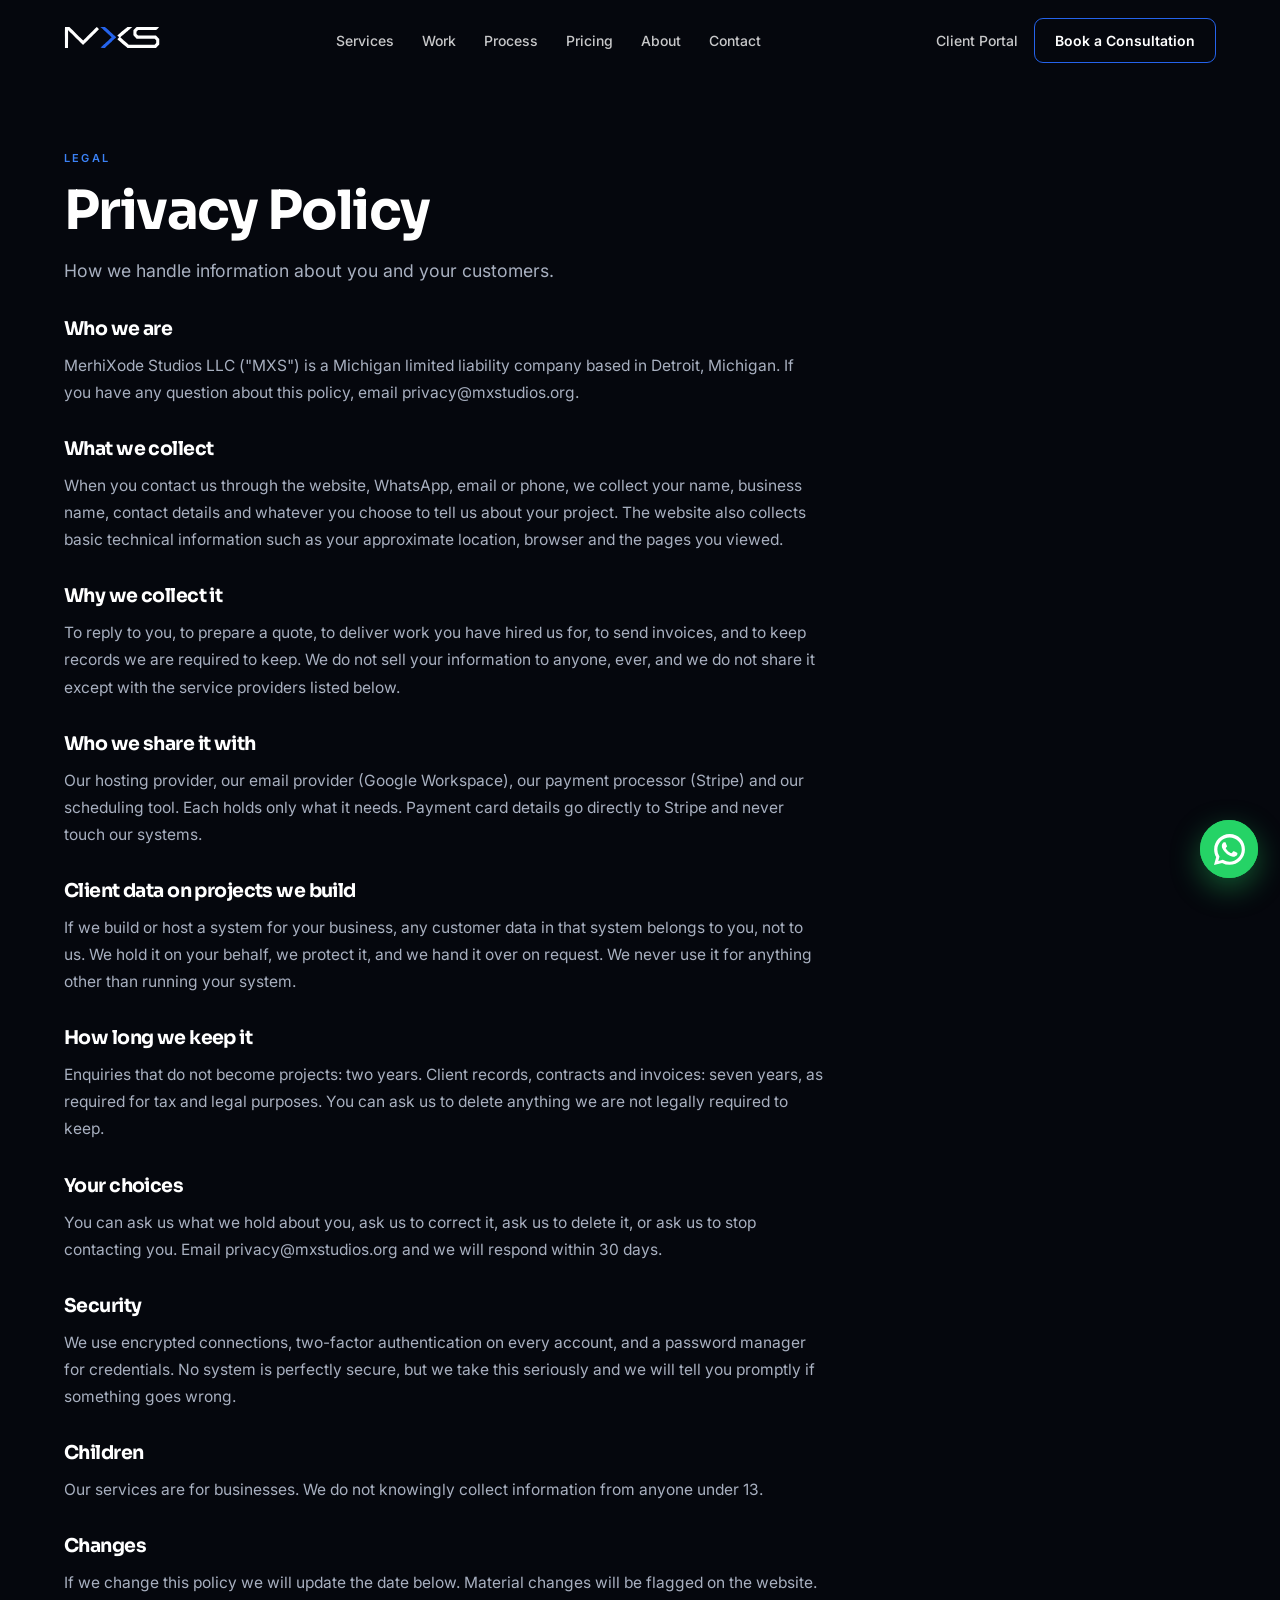
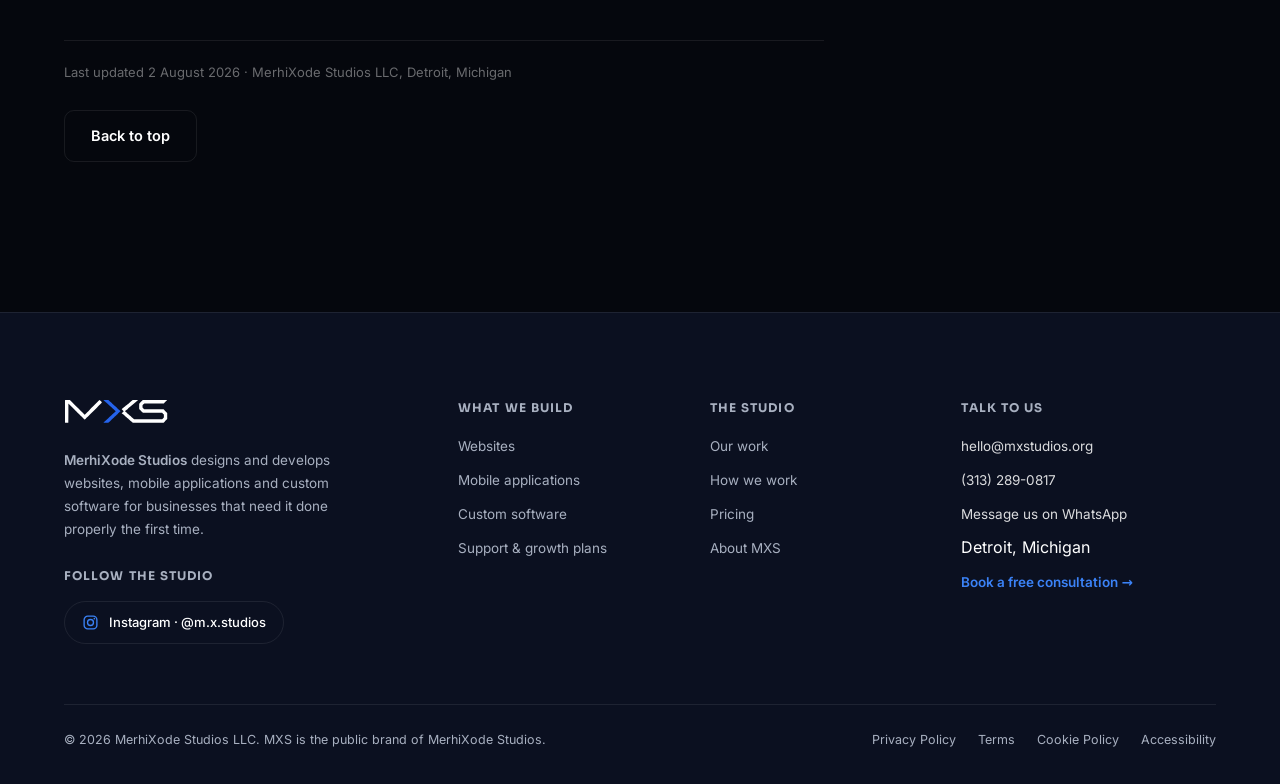
<file: legal.html>
<!DOCTYPE html><html lang="en"><head><meta charset="utf-8">
<meta name="viewport" content="width=device-width,initial-scale=1">
<title>Legal — MXS | Privacy, Terms, Cookies & Accessibility</title>
<meta name="description" content="MXS legal pages: privacy policy, terms of service, cookie policy and accessibility statement.">
<link rel="canonical" href="https://mxstudios.org/legal.html">
<link rel="icon" type="image/svg+xml" href="/favicon.svg">
<link rel="icon" type="image/png" sizes="32x32" href="/favicon-32.png">
<link rel="icon" type="image/png" sizes="16x16" href="/favicon-16.png">
<link rel="apple-touch-icon" href="/apple-touch-icon.png">
<meta name="theme-color" content="#06070B">
<meta property="og:type" content="website">
<meta property="og:site_name" content="MXS — MerhiXode Studios">
<meta property="og:title" content="Legal — MXS | Privacy, Terms, Cookies &amp; Accessibility">
<meta property="og:description" content="Fixed price, fixed date, pricing published openly. Websites from $149/month &mdash; design, hosting and care in one plan. Apps &amp; custom software at fixed quotes. Built in Detroit.">
<meta property="og:url" content="https://mxstudios.org/legal.html">
<meta property="og:image" content="https://mxstudios.org/og.png">
<meta property="og:image:width" content="1200">
<meta property="og:image:height" content="630">
<meta name="twitter:card" content="summary_large_image">
<meta name="twitter:title" content="Legal — MXS | Privacy, Terms, Cookies &amp; Accessibility">
<meta name="twitter:description" content="Websites from $149/month. Apps &amp; custom software at fixed quotes. Pricing published openly.">
<meta name="twitter:image" content="https://mxstudios.org/og.png">
<link rel="stylesheet" href="styles.css">
</head><body data-page="legal">
<!-- ============ 2. NAV ============ -->
<header id="hdr"><div class="nav">
  <a href="index.html"><svg class="logo" viewBox="0 0 2712 640" ><path d="M27.2 618.8C26.3 617.9 26.0 550.9 26.0 323.4C26.0 57.2 26.1 29.0 27.6 27.6C29.0 26.2 36.0 26.0 90.2 26.0L151.3 26.0L165.4 39.7C228.8 101.6 364.4 236.2 467.9 340.2C506.7 379.2 538.9 411.0 539.5 411.0C540.1 411.0 594.1 357.3 659.6 291.8C803.0 148.0 923.6 28.6 925.9 28.2C927.5 27.9 934.5 34.3 970.4 68.4C979.1 76.7 986.9 83.9 987.6 84.3C991.8 86.7 989.6 89.4 945.3 134.2C840.2 240.6 541.4 537.4 539.0 537.8C537.6 538.0 495.9 497.1 390.3 391.7C309.6 311.2 229.6 231.7 212.5 214.9C137.9 141.6 125.4 129.3 122.0 125.8C120.0 123.6 117.5 122.0 116.3 122.0L114.0 122.0L114.0 369.7C114.0 549.8 113.7 617.7 112.9 618.7C111.3 620.5 29.0 620.6 27.2 618.8Z" fill="#fff" fill-rule="evenodd"/><path d="M1785.8 613.8C1781.8 610.3 1768.6 598.8 1756.5 588.0C1744.4 577.3 1730.0 564.7 1724.5 560.0C1719.0 555.3 1705.8 543.9 1695.1 534.5C1673.9 516.0 1643.4 489.6 1630.0 478.4C1625.3 474.5 1618.1 468.2 1614.0 464.3C1609.9 460.5 1599.3 451.3 1590.5 444.0C1573.7 429.9 1555.6 414.4 1548.0 407.6C1541.3 401.6 1537.2 398.1 1530.5 392.5C1514.3 379.1 1506.0 371.6 1506.0 370.4C1506.0 369.7 1507.2 368.2 1508.8 367.0C1510.3 365.8 1515.1 361.4 1519.5 357.1C1523.9 352.8 1530.2 346.9 1533.5 344.0C1549.2 330.0 1559.0 320.4 1559.0 319.0C1559.0 318.1 1555.3 314.0 1550.8 309.9C1539.4 299.6 1507.6 269.8 1506.9 268.7C1505.9 267.3 1506.9 264.5 1509.0 263.3C1511.8 261.5 1536.1 241.6 1548.4 231.0C1554.5 225.7 1568.9 213.6 1580.4 204.0C1607.4 181.5 1613.2 176.6 1627.5 164.5C1633.9 159.0 1644.7 150.0 1651.4 144.5C1663.9 134.3 1677.6 122.7 1702.3 101.5C1710.0 94.9 1721.8 85.0 1728.5 79.5C1744.8 66.2 1759.4 54.0 1776.0 39.9C1783.5 33.5 1790.6 27.7 1791.8 27.1C1793.3 26.3 1813.3 26.0 1861.0 26.0C1922.9 26.0 1928.1 26.1 1928.7 27.7C1929.2 28.9 1928.3 30.1 1926.0 31.9C1924.1 33.3 1917.6 38.7 1911.5 43.9C1905.5 49.1 1898.0 55.4 1895.0 57.9C1888.6 63.3 1874.3 75.9 1870.3 79.6C1868.8 81.1 1863.5 85.7 1858.5 89.8C1853.5 94.0 1845.9 100.6 1841.5 104.5C1837.1 108.3 1830.8 113.8 1827.5 116.5C1824.2 119.2 1816.1 126.2 1809.5 132.0C1802.9 137.8 1789.4 149.3 1779.5 157.5C1769.6 165.7 1756.1 177.1 1749.5 182.8C1732.7 197.3 1727.8 201.5 1717.1 210.6C1686.7 236.2 1679.1 242.6 1667.5 252.5C1660.4 258.6 1650.7 266.9 1646.0 271.1C1641.3 275.2 1633.5 281.9 1628.5 286.0C1623.5 290.1 1614.8 297.7 1609.0 303.0C1603.2 308.2 1596.8 313.8 1594.8 315.4C1592.7 317.0 1591.0 319.0 1591.0 320.0C1591.0 321.0 1594.5 324.8 1598.7 328.6C1603.0 332.4 1609.7 338.5 1613.7 342.1C1621.0 348.9 1637.2 362.9 1660.0 382.2C1666.9 388.0 1676.0 395.9 1680.1 399.8C1684.2 403.6 1690.7 409.4 1694.6 412.6C1707.3 423.1 1741.0 452.1 1758.9 468.0C1768.6 476.6 1779.2 485.8 1782.5 488.5C1789.1 493.9 1804.3 507.1 1820.8 521.8L1831.3 531.0L2195.0 531.0L2558.8 531.0L2581.4 508.6C2593.8 496.2 2604.3 485.1 2604.8 483.8C2605.2 482.5 2605.4 464.3 2605.2 443.3L2605.0 405.2L2582.1 381.8L2559.3 358.5L2309.0 358.3C2171.4 358.2 2057.8 357.9 2056.6 357.6C2054.5 357.1 2047.2 349.9 1998.8 300.5C1970.4 271.6 1961.0 261.4 1961.0 259.6C1960.7 190.2 1961.0 124.8 1961.7 123.6C1962.7 121.8 1992.6 89.5 2008.0 73.6C2014.3 67.1 2027.4 53.7 2037.0 43.9L2054.5 26.0L2371.6 26.0C2636.9 26.0 2689.0 26.2 2689.9 27.4C2690.8 28.4 2684.3 35.3 2658.8 60.6C2641.0 78.2 2621.2 97.8 2614.7 104.3L2602.9 116.0L2479.2 116.1C2411.2 116.2 2296.8 116.1 2225.0 116.0L2094.4 115.8L2088.0 121.4C2084.4 124.4 2074.0 134.8 2064.8 144.5L2048.0 162.0L2048.0 192.4L2048.0 222.9L2070.5 245.5L2092.9 268.0L2345.0 268.2L2597.1 268.5L2610.8 282.5C2618.4 290.2 2634.0 306.6 2645.5 319.0C2657.1 331.3 2672.2 347.5 2679.2 354.8L2692.0 368.2L2692.0 445.7L2692.0 523.1L2672.2 543.3C2661.3 554.4 2640.1 576.2 2625.0 591.8L2597.7 620.0L2195.4 620.0L1793.1 620.0L1785.8 613.8Z" fill="#fff" fill-rule="evenodd"/><path d="M1088.0 620.0C1034.0 619.5 1029.5 619.4 1029.5 617.8C1029.5 616.3 1053.8 592.7 1089.5 559.7C1096.7 553.0 1109.5 541.0 1118.0 533.0C1126.5 524.9 1136.7 515.5 1140.5 512.0C1144.3 508.5 1150.4 502.8 1154.0 499.4C1157.6 496.1 1163.2 490.9 1166.5 488.0C1169.8 485.0 1175.2 480.1 1178.5 477.0C1181.8 473.9 1190.6 465.8 1198.0 459.0C1205.4 452.2 1215.8 442.5 1221.0 437.4C1226.2 432.4 1236.8 422.5 1244.5 415.5C1252.2 408.4 1259.2 401.9 1260.1 401.1C1263.0 398.2 1293.4 369.6 1301.5 362.0C1318.0 346.7 1347.0 318.1 1347.0 317.1C1347.0 316.6 1346.4 315.7 1345.6 315.3C1343.9 314.3 1331.2 302.9 1314.7 287.5C1307.6 280.9 1294.5 269.0 1285.6 261.1C1276.8 253.2 1265.9 243.3 1261.5 239.1C1257.1 234.9 1246.5 225.2 1238.1 217.5C1229.6 209.8 1215.5 197.0 1206.7 189.0C1198.0 181.0 1185.1 169.3 1178.0 163.0C1156.4 143.6 1130.7 120.4 1107.6 99.5C1095.4 88.5 1082.1 76.6 1078.0 73.1C1073.9 69.5 1062.7 59.6 1053.2 51.1C1043.6 42.5 1034.3 34.4 1032.4 33.1C1030.0 31.4 1029.0 30.0 1029.2 28.6C1029.5 26.5 1029.5 26.5 1091.0 26.2C1124.8 26.1 1153.5 26.2 1154.8 26.5C1156.1 26.8 1160.6 30.4 1164.8 34.4C1175.4 44.4 1181.0 49.4 1191.6 58.6C1204.0 69.3 1226.3 89.4 1238.5 101.0C1244.1 106.2 1251.5 113.0 1255.0 116.0C1265.6 125.2 1274.0 132.9 1285.0 143.4C1290.8 149.0 1303.4 160.7 1313.0 169.4C1322.6 178.2 1333.7 188.3 1337.5 191.9C1352.5 206.1 1386.0 237.0 1396.1 246.0C1401.9 251.2 1414.7 262.9 1424.5 272.0C1434.3 281.1 1449.2 294.7 1457.7 302.3C1466.7 310.4 1473.0 316.8 1473.0 317.9C1473.0 318.9 1468.6 323.9 1463.2 329.1C1457.9 334.2 1443.0 348.6 1430.1 361.0C1417.2 373.4 1406.0 384.2 1405.1 385.0C1404.2 385.8 1399.2 390.6 1393.9 395.5C1388.7 400.4 1380.6 408.1 1376.0 412.5C1371.3 416.9 1360.0 427.5 1351.0 436.1C1341.9 444.8 1331.6 454.4 1328.0 457.6C1324.5 460.9 1313.7 470.9 1304.0 480.0C1294.4 489.1 1280.2 502.3 1272.5 509.5C1264.8 516.6 1254.5 526.3 1249.5 531.1C1244.5 535.8 1234.2 545.4 1226.5 552.5C1210.9 566.9 1194.3 582.4 1170.7 604.6C1154.1 620.2 1153.1 621.0 1149.0 620.7C1147.6 620.6 1120.2 620.3 1088.0 620.0Z" fill="#2563EB" fill-rule="evenodd"/></svg></a>
  <ul>
    <li><a href="services.html">Services</a></li><li><a href="work.html">Work</a></li>
    <li><a href="about.html#process">Process</a></li><li><a href="pricing.html">Pricing</a></li>
    <li><a href="about.html">About</a></li><li><a href="contact.html">Contact</a></li>
  </ul>
  <div class="right">
    <a class="portal" href="contact.html">Client Portal</a>
    <a class="consult" href="contact.html#cta">Book a Consultation</a>
    <span class="burger"><i></i><i></i><i></i></span>
  </div>
</div></header>


<!-- ============ LEGAL ============ -->
<section class="sec legal" id="privacy"><div class="wrap"><div class="eyebrow">Legal</div><h2>Privacy Policy</h2><p class="lede">How we handle information about you and your customers.</p><div class="legal-body"><h3>Who we are</h3><p>MerhiXode Studios LLC ("MXS") is a Michigan limited liability company based in Detroit, Michigan. If you have any question about this policy, email privacy@mxstudios.org.</p><h3>What we collect</h3><p>When you contact us through the website, WhatsApp, email or phone, we collect your name, business name, contact details and whatever you choose to tell us about your project. The website also collects basic technical information such as your approximate location, browser and the pages you viewed.</p><h3>Why we collect it</h3><p>To reply to you, to prepare a quote, to deliver work you have hired us for, to send invoices, and to keep records we are required to keep. We do not sell your information to anyone, ever, and we do not share it except with the service providers listed below.</p><h3>Who we share it with</h3><p>Our hosting provider, our email provider (Google Workspace), our payment processor (Stripe) and our scheduling tool. Each holds only what it needs. Payment card details go directly to Stripe and never touch our systems.</p><h3>Client data on projects we build</h3><p>If we build or host a system for your business, any customer data in that system belongs to you, not to us. We hold it on your behalf, we protect it, and we hand it over on request. We never use it for anything other than running your system.</p><h3>How long we keep it</h3><p>Enquiries that do not become projects: two years. Client records, contracts and invoices: seven years, as required for tax and legal purposes. You can ask us to delete anything we are not legally required to keep.</p><h3>Your choices</h3><p>You can ask us what we hold about you, ask us to correct it, ask us to delete it, or ask us to stop contacting you. Email privacy@mxstudios.org and we will respond within 30 days.</p><h3>Security</h3><p>We use encrypted connections, two-factor authentication on every account, and a password manager for credentials. No system is perfectly secure, but we take this seriously and we will tell you promptly if something goes wrong.</p><h3>Children</h3><p>Our services are for businesses. We do not knowingly collect information from anyone under 13.</p><h3>Changes</h3><p>If we change this policy we will update the date below. Material changes will be flagged on the website.</p><p class="upd">Last updated 2 August 2026 &middot; MerhiXode Studios LLC, Detroit, Michigan</p></div><a class="btn ghost" href="index.html" style="margin-top:26px">Back to top</a></div></section>
<section class="sec legal" id="terms"><div class="wrap"><div class="eyebrow">Legal</div><h2>Terms of Service</h2><p class="lede">The terms for using this website.</p><div class="legal-body"><h3>Agreement</h3><p>By using mxstudios.org you agree to these terms. If you do not agree, please do not use the site.</p><h3>What this site is</h3><p>A marketing website for MerhiXode Studios LLC. Nothing on it is an offer, a contract, or a guarantee of price or availability. Prices shown are starting points and are confirmed in a written quote.</p><h3>Client work is separate</h3><p>Any project we do for you is governed by a signed client agreement, not by these terms. Where the two differ, the signed agreement wins.</p><h3>Our content</h3><p>The design, text, logos, code and images on this site belong to MerhiXode Studios LLC. Please do not copy or reuse them without asking. Work shown in our portfolio is displayed with the permission of the businesses concerned.</p><h3>Accuracy</h3><p>We keep the site accurate and current, but we do not guarantee it is free of errors. Prices, timelines and availability change.</p><h3>No outcome guarantees</h3><p>Nothing on this site is a promise of search rankings, traffic, sales or revenue. Those depend on your market and many factors outside our control.</p><h3>Limit of liability</h3><p>To the extent the law allows, MerhiXode Studios LLC is not liable for any loss arising from your use of this website. Our liability on paid work is set out in your signed agreement.</p><h3>Links to other sites</h3><p>We sometimes link elsewhere. We are not responsible for what is on those sites.</p><h3>Governing law</h3><p>These terms are governed by the laws of the State of Michigan.</p><h3>Contact</h3><p>legal@mxstudios.org</p><p class="upd">Last updated 2 August 2026 &middot; MerhiXode Studios LLC, Detroit, Michigan</p></div><a class="btn ghost" href="index.html" style="margin-top:26px">Back to top</a></div></section>
<section class="sec legal" id="cookies"><div class="wrap"><div class="eyebrow">Legal</div><h2>Cookie Policy</h2><p class="lede">What we store on your device, and why.</p><div class="legal-body"><h3>The short version</h3><p>This site uses a small number of cookies. None of them identify you personally, and we do not run advertising trackers.</p><h3>Strictly necessary</h3><p>Cookies that make the site work — remembering your appearance preference and keeping the site secure. These cannot be turned off because the site will not function without them.</p><h3>Analytics</h3><p>We use Google Analytics to understand which pages people visit and how they found us. This tells us what to improve. It does not tell us who you are. You can decline these in the banner or block them in your browser.</p><h3>What we do not use</h3><p>We do not run advertising cookies, retargeting pixels or third-party trackers. You will not be followed around the internet by our ads because we do not run any.</p><h3>Managing cookies</h3><p>Every browser lets you block or delete cookies in its settings. Blocking the necessary ones may stop parts of the site working.</p><h3>Questions</h3><p>privacy@mxstudios.org</p><p class="upd">Last updated 2 August 2026 &middot; MerhiXode Studios LLC, Detroit, Michigan</p></div><a class="btn ghost" href="index.html" style="margin-top:26px">Back to top</a></div></section>
<section class="sec legal" id="accessibility"><div class="wrap"><div class="eyebrow">Legal</div><h2>Accessibility Statement</h2><p class="lede">Our commitment, and how to tell us when we fall short.</p><div class="legal-body"><h3>Our commitment</h3><p>MerhiXode Studios is committed to making this website usable by everyone, including people using screen readers, keyboard navigation, magnification or reduced-motion settings.</p><h3>The standard we build to</h3><p>We aim to meet WCAG 2.2 Level AA. In plain terms that means: text has enough contrast to read, every function works without a mouse, images have text descriptions, forms have proper labels, and nothing relies on colour alone to make sense.</p><h3>Motion</h3><p>This site uses animation. If your device is set to reduce motion, every animation is turned off automatically and no information is lost.</p><h3>Where we know we fall short</h3><p>This is a new site and we are still testing. If you find something that does not work for you, we want to know — that is not a formality.</p><h3>How to tell us</h3><p>Email support@mxstudios.org or message us on WhatsApp. We aim to respond within two business days and to fix genuine accessibility problems as a priority, at no cost.</p><h3>In the work we do</h3><p>We build accessibility into client projects as standard, not as an add-on. Accessibility testing is part of every project before launch.</p><p class="upd">Last updated 2 August 2026 &middot; MerhiXode Studios LLC, Detroit, Michigan</p></div><a class="btn ghost" href="index.html" style="margin-top:26px">Back to top</a></div></section>



<!-- ============ 14. FOOTER ============ -->
<footer><div class="wrap">
  <div class="fgrid">
    <div class="fbrand">
      <svg class="logo" viewBox="0 0 2712 640" ><path d="M27.2 618.8C26.3 617.9 26.0 550.9 26.0 323.4C26.0 57.2 26.1 29.0 27.6 27.6C29.0 26.2 36.0 26.0 90.2 26.0L151.3 26.0L165.4 39.7C228.8 101.6 364.4 236.2 467.9 340.2C506.7 379.2 538.9 411.0 539.5 411.0C540.1 411.0 594.1 357.3 659.6 291.8C803.0 148.0 923.6 28.6 925.9 28.2C927.5 27.9 934.5 34.3 970.4 68.4C979.1 76.7 986.9 83.9 987.6 84.3C991.8 86.7 989.6 89.4 945.3 134.2C840.2 240.6 541.4 537.4 539.0 537.8C537.6 538.0 495.9 497.1 390.3 391.7C309.6 311.2 229.6 231.7 212.5 214.9C137.9 141.6 125.4 129.3 122.0 125.8C120.0 123.6 117.5 122.0 116.3 122.0L114.0 122.0L114.0 369.7C114.0 549.8 113.7 617.7 112.9 618.7C111.3 620.5 29.0 620.6 27.2 618.8Z" fill="#fff" fill-rule="evenodd"/><path d="M1785.8 613.8C1781.8 610.3 1768.6 598.8 1756.5 588.0C1744.4 577.3 1730.0 564.7 1724.5 560.0C1719.0 555.3 1705.8 543.9 1695.1 534.5C1673.9 516.0 1643.4 489.6 1630.0 478.4C1625.3 474.5 1618.1 468.2 1614.0 464.3C1609.9 460.5 1599.3 451.3 1590.5 444.0C1573.7 429.9 1555.6 414.4 1548.0 407.6C1541.3 401.6 1537.2 398.1 1530.5 392.5C1514.3 379.1 1506.0 371.6 1506.0 370.4C1506.0 369.7 1507.2 368.2 1508.8 367.0C1510.3 365.8 1515.1 361.4 1519.5 357.1C1523.9 352.8 1530.2 346.9 1533.5 344.0C1549.2 330.0 1559.0 320.4 1559.0 319.0C1559.0 318.1 1555.3 314.0 1550.8 309.9C1539.4 299.6 1507.6 269.8 1506.9 268.7C1505.9 267.3 1506.9 264.5 1509.0 263.3C1511.8 261.5 1536.1 241.6 1548.4 231.0C1554.5 225.7 1568.9 213.6 1580.4 204.0C1607.4 181.5 1613.2 176.6 1627.5 164.5C1633.9 159.0 1644.7 150.0 1651.4 144.5C1663.9 134.3 1677.6 122.7 1702.3 101.5C1710.0 94.9 1721.8 85.0 1728.5 79.5C1744.8 66.2 1759.4 54.0 1776.0 39.9C1783.5 33.5 1790.6 27.7 1791.8 27.1C1793.3 26.3 1813.3 26.0 1861.0 26.0C1922.9 26.0 1928.1 26.1 1928.7 27.7C1929.2 28.9 1928.3 30.1 1926.0 31.9C1924.1 33.3 1917.6 38.7 1911.5 43.9C1905.5 49.1 1898.0 55.4 1895.0 57.9C1888.6 63.3 1874.3 75.9 1870.3 79.6C1868.8 81.1 1863.5 85.7 1858.5 89.8C1853.5 94.0 1845.9 100.6 1841.5 104.5C1837.1 108.3 1830.8 113.8 1827.5 116.5C1824.2 119.2 1816.1 126.2 1809.5 132.0C1802.9 137.8 1789.4 149.3 1779.5 157.5C1769.6 165.7 1756.1 177.1 1749.5 182.8C1732.7 197.3 1727.8 201.5 1717.1 210.6C1686.7 236.2 1679.1 242.6 1667.5 252.5C1660.4 258.6 1650.7 266.9 1646.0 271.1C1641.3 275.2 1633.5 281.9 1628.5 286.0C1623.5 290.1 1614.8 297.7 1609.0 303.0C1603.2 308.2 1596.8 313.8 1594.8 315.4C1592.7 317.0 1591.0 319.0 1591.0 320.0C1591.0 321.0 1594.5 324.8 1598.7 328.6C1603.0 332.4 1609.7 338.5 1613.7 342.1C1621.0 348.9 1637.2 362.9 1660.0 382.2C1666.9 388.0 1676.0 395.9 1680.1 399.8C1684.2 403.6 1690.7 409.4 1694.6 412.6C1707.3 423.1 1741.0 452.1 1758.9 468.0C1768.6 476.6 1779.2 485.8 1782.5 488.5C1789.1 493.9 1804.3 507.1 1820.8 521.8L1831.3 531.0L2195.0 531.0L2558.8 531.0L2581.4 508.6C2593.8 496.2 2604.3 485.1 2604.8 483.8C2605.2 482.5 2605.4 464.3 2605.2 443.3L2605.0 405.2L2582.1 381.8L2559.3 358.5L2309.0 358.3C2171.4 358.2 2057.8 357.9 2056.6 357.6C2054.5 357.1 2047.2 349.9 1998.8 300.5C1970.4 271.6 1961.0 261.4 1961.0 259.6C1960.7 190.2 1961.0 124.8 1961.7 123.6C1962.7 121.8 1992.6 89.5 2008.0 73.6C2014.3 67.1 2027.4 53.7 2037.0 43.9L2054.5 26.0L2371.6 26.0C2636.9 26.0 2689.0 26.2 2689.9 27.4C2690.8 28.4 2684.3 35.3 2658.8 60.6C2641.0 78.2 2621.2 97.8 2614.7 104.3L2602.9 116.0L2479.2 116.1C2411.2 116.2 2296.8 116.1 2225.0 116.0L2094.4 115.8L2088.0 121.4C2084.4 124.4 2074.0 134.8 2064.8 144.5L2048.0 162.0L2048.0 192.4L2048.0 222.9L2070.5 245.5L2092.9 268.0L2345.0 268.2L2597.1 268.5L2610.8 282.5C2618.4 290.2 2634.0 306.6 2645.5 319.0C2657.1 331.3 2672.2 347.5 2679.2 354.8L2692.0 368.2L2692.0 445.7L2692.0 523.1L2672.2 543.3C2661.3 554.4 2640.1 576.2 2625.0 591.8L2597.7 620.0L2195.4 620.0L1793.1 620.0L1785.8 613.8Z" fill="#fff" fill-rule="evenodd"/><path d="M1088.0 620.0C1034.0 619.5 1029.5 619.4 1029.5 617.8C1029.5 616.3 1053.8 592.7 1089.5 559.7C1096.7 553.0 1109.5 541.0 1118.0 533.0C1126.5 524.9 1136.7 515.5 1140.5 512.0C1144.3 508.5 1150.4 502.8 1154.0 499.4C1157.6 496.1 1163.2 490.9 1166.5 488.0C1169.8 485.0 1175.2 480.1 1178.5 477.0C1181.8 473.9 1190.6 465.8 1198.0 459.0C1205.4 452.2 1215.8 442.5 1221.0 437.4C1226.2 432.4 1236.8 422.5 1244.5 415.5C1252.2 408.4 1259.2 401.9 1260.1 401.1C1263.0 398.2 1293.4 369.6 1301.5 362.0C1318.0 346.7 1347.0 318.1 1347.0 317.1C1347.0 316.6 1346.4 315.7 1345.6 315.3C1343.9 314.3 1331.2 302.9 1314.7 287.5C1307.6 280.9 1294.5 269.0 1285.6 261.1C1276.8 253.2 1265.9 243.3 1261.5 239.1C1257.1 234.9 1246.5 225.2 1238.1 217.5C1229.6 209.8 1215.5 197.0 1206.7 189.0C1198.0 181.0 1185.1 169.3 1178.0 163.0C1156.4 143.6 1130.7 120.4 1107.6 99.5C1095.4 88.5 1082.1 76.6 1078.0 73.1C1073.9 69.5 1062.7 59.6 1053.2 51.1C1043.6 42.5 1034.3 34.4 1032.4 33.1C1030.0 31.4 1029.0 30.0 1029.2 28.6C1029.5 26.5 1029.5 26.5 1091.0 26.2C1124.8 26.1 1153.5 26.2 1154.8 26.5C1156.1 26.8 1160.6 30.4 1164.8 34.4C1175.4 44.4 1181.0 49.4 1191.6 58.6C1204.0 69.3 1226.3 89.4 1238.5 101.0C1244.1 106.2 1251.5 113.0 1255.0 116.0C1265.6 125.2 1274.0 132.9 1285.0 143.4C1290.8 149.0 1303.4 160.7 1313.0 169.4C1322.6 178.2 1333.7 188.3 1337.5 191.9C1352.5 206.1 1386.0 237.0 1396.1 246.0C1401.9 251.2 1414.7 262.9 1424.5 272.0C1434.3 281.1 1449.2 294.7 1457.7 302.3C1466.7 310.4 1473.0 316.8 1473.0 317.9C1473.0 318.9 1468.6 323.9 1463.2 329.1C1457.9 334.2 1443.0 348.6 1430.1 361.0C1417.2 373.4 1406.0 384.2 1405.1 385.0C1404.2 385.8 1399.2 390.6 1393.9 395.5C1388.7 400.4 1380.6 408.1 1376.0 412.5C1371.3 416.9 1360.0 427.5 1351.0 436.1C1341.9 444.8 1331.6 454.4 1328.0 457.6C1324.5 460.9 1313.7 470.9 1304.0 480.0C1294.4 489.1 1280.2 502.3 1272.5 509.5C1264.8 516.6 1254.5 526.3 1249.5 531.1C1244.5 535.8 1234.2 545.4 1226.5 552.5C1210.9 566.9 1194.3 582.4 1170.7 604.6C1154.1 620.2 1153.1 621.0 1149.0 620.7C1147.6 620.6 1120.2 620.3 1088.0 620.0Z" fill="#2563EB" fill-rule="evenodd"/></svg>
      <p><b>MerhiXode Studios</b> designs and develops websites, mobile applications and custom
         software for businesses that need it done properly the first time.</p>
      <h5 class="fsoch">Follow the studio</h5>
      <!-- SOCIALS: only live profiles are shown. As each handle is created, add a matching
           <a class="soc"> here. Icon SVGs for LinkedIn/X/Facebook/TikTok/Threads to be added
           with their URLs. -->
      <div class="socials">
        <a class="soc" href="https://www.instagram.com/m.x.studios" target="_blank" rel="noopener" aria-label="MXS on Instagram">
          <svg viewBox="0 0 24 24" fill="none" stroke="currentColor" stroke-width="1.9" stroke-linecap="round">
            <rect x="3" y="3" width="18" height="18" rx="5.2"/>
            <circle cx="12" cy="12" r="4.2"/>
            <circle cx="17.4" cy="6.6" r="1.15" fill="currentColor" stroke="none"/>
          </svg>
          <span>Instagram &middot; @m.x.studios</span>
        </a>
      </div>
    </div>
    <div><h5>What we build</h5><ul>
      <li><a href="services.html">Websites</a></li>
      <li><a href="services.html">Mobile applications</a></li>
      <li><a href="services.html">Custom software</a></li>
      <li><a href="services.html">Support &amp; growth plans</a></li></ul></div>
    <div><h5>The studio</h5><ul>
      <li><a href="work.html">Our work</a></li>
      <li><a href="about.html#process">How we work</a></li>
      <li><a href="pricing.html">Pricing</a></li>
      <li><a href="about.html">About MXS</a></li>
      </ul></div>
    <div><h5>Talk to us</h5><ul class="fcontact">
      <li><a href="mailto:hello@mxstudios.org">hello@mxstudios.org</a></li>
      <li><a href="tel:+13132890817">(313) 289-0817</a></li>
      <li><a href="https://wa.me/13132890817?text=Hi%20MXS%2C%20I%27d%20like%20to%20discuss%20a%20project" target="_blank" rel="noopener">Message us on WhatsApp</a></li>
      <li>Detroit, Michigan</li>
      <li><a class="fcta" href="contact.html#cta">Book a free consultation &rarr;</a></li></ul></div>
  </div>
  <div class="fbot">
    <span>&copy; 2026 MerhiXode Studios LLC. MXS is the public brand of MerhiXode Studios.</span>
    <span class="lg"><a href="#privacy" data-legal="privacy">Privacy Policy</a><a href="#terms" data-legal="terms">Terms</a>
      <a href="#cookies" data-legal="cookies">Cookie Policy</a><a href="#accessibility" data-legal="accessibility">Accessibility</a></span>
  </div>
</div></footer>

<div class="ckbar" id="cookiebar">
  <div class="ck-in">
    <p>We use a small number of cookies to keep this site working and to see which pages people find
       useful. No advertising trackers. <a href="#cookies" data-legal="cookies">Cookie policy</a></p>
    <div class="ck-btns">
      <button class="btn sm" data-ck="reject">Essential only</button>
      <button class="btn sm pri" data-ck="accept">Accept</button>
    </div>
  </div>
</div>

<a class="wa" href="https://wa.me/13132890817?text=Hi%20MXS%2C%20I%27d%20like%20to%20discuss%20a%20project" target="_blank" rel="noopener" aria-label="Message MXS on WhatsApp"><svg viewBox="0 0 24 24"><path d="M17.47 14.38c-.3-.15-1.75-.86-2.02-.96-.27-.1-.47-.15-.67.15-.2.3-.77.96-.94 1.16-.17.2-.35.22-.64.07-.3-.15-1.25-.46-2.38-1.47-.88-.78-1.47-1.75-1.64-2.05-.17-.3-.02-.46.13-.6.13-.13.3-.35.45-.52.15-.17.2-.3.3-.5.1-.2.05-.37-.02-.52-.08-.15-.67-1.6-.92-2.2-.24-.58-.49-.5-.67-.51h-.57c-.2 0-.52.07-.79.37-.27.3-1.04 1.01-1.04 2.47s1.06 2.86 1.21 3.06c.15.2 2.1 3.2 5.08 4.49.71.3 1.26.49 1.69.63.71.22 1.36.19 1.87.12.57-.09 1.75-.72 2-1.41.25-.69.25-1.28.17-1.41-.07-.13-.27-.2-.57-.35zM12.04 21.5h-.01a9.42 9.42 0 01-4.8-1.32l-.34-.2-3.57.94.95-3.48-.22-.36a9.4 9.4 0 01-1.44-5.02c0-5.2 4.23-9.43 9.44-9.43a9.37 9.37 0 016.67 2.77 9.35 9.35 0 012.76 6.67c0 5.2-4.24 9.43-9.44 9.43zM20.52 3.49A11.8 11.8 0 0012.04 0C5.46 0 .11 5.35.1 11.93c0 2.1.55 4.16 1.6 5.97L0 24l6.24-1.64a11.9 11.9 0 005.79 1.48h.01c6.58 0 11.93-5.35 11.93-11.93 0-3.19-1.24-6.19-3.5-8.45z"/></svg></a>
<span class="wa-lbl" id="waLbl">Message us on WhatsApp</span>


<script src="app.js"></script></body></html>
</file>
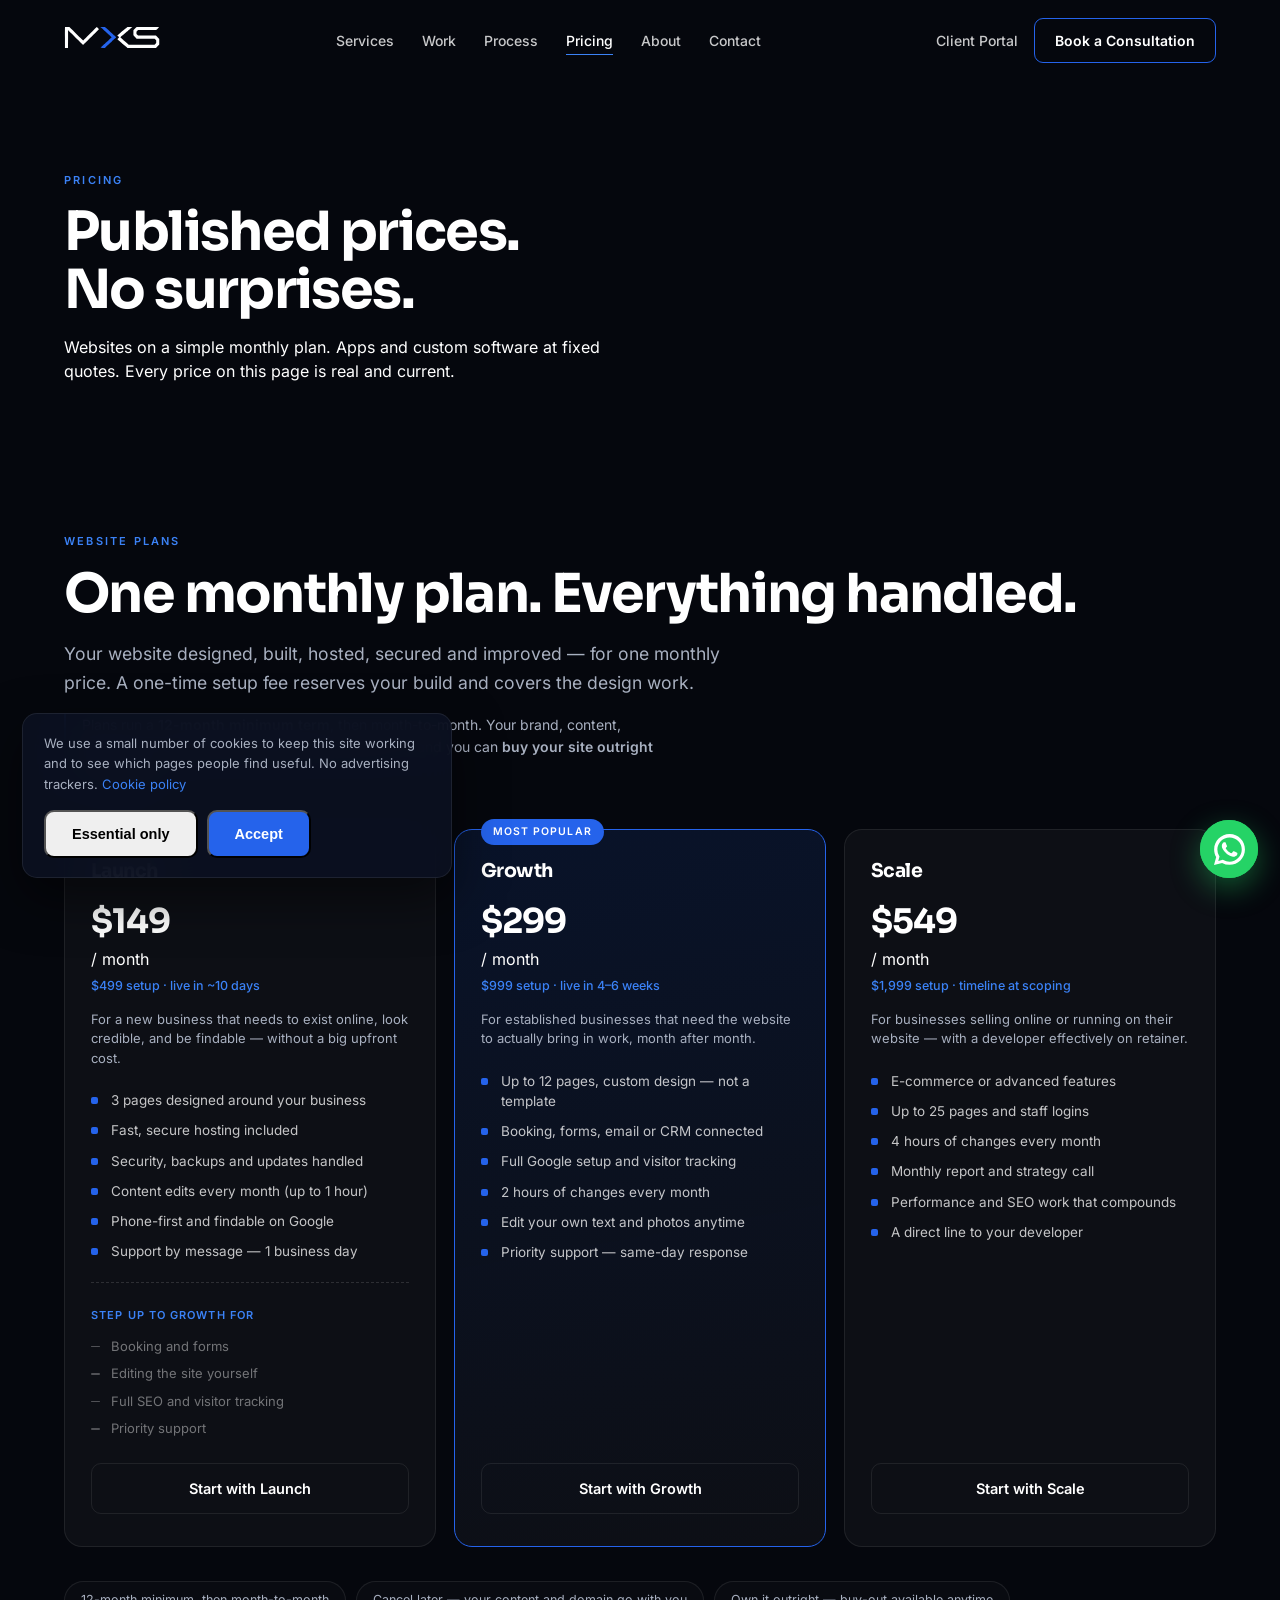
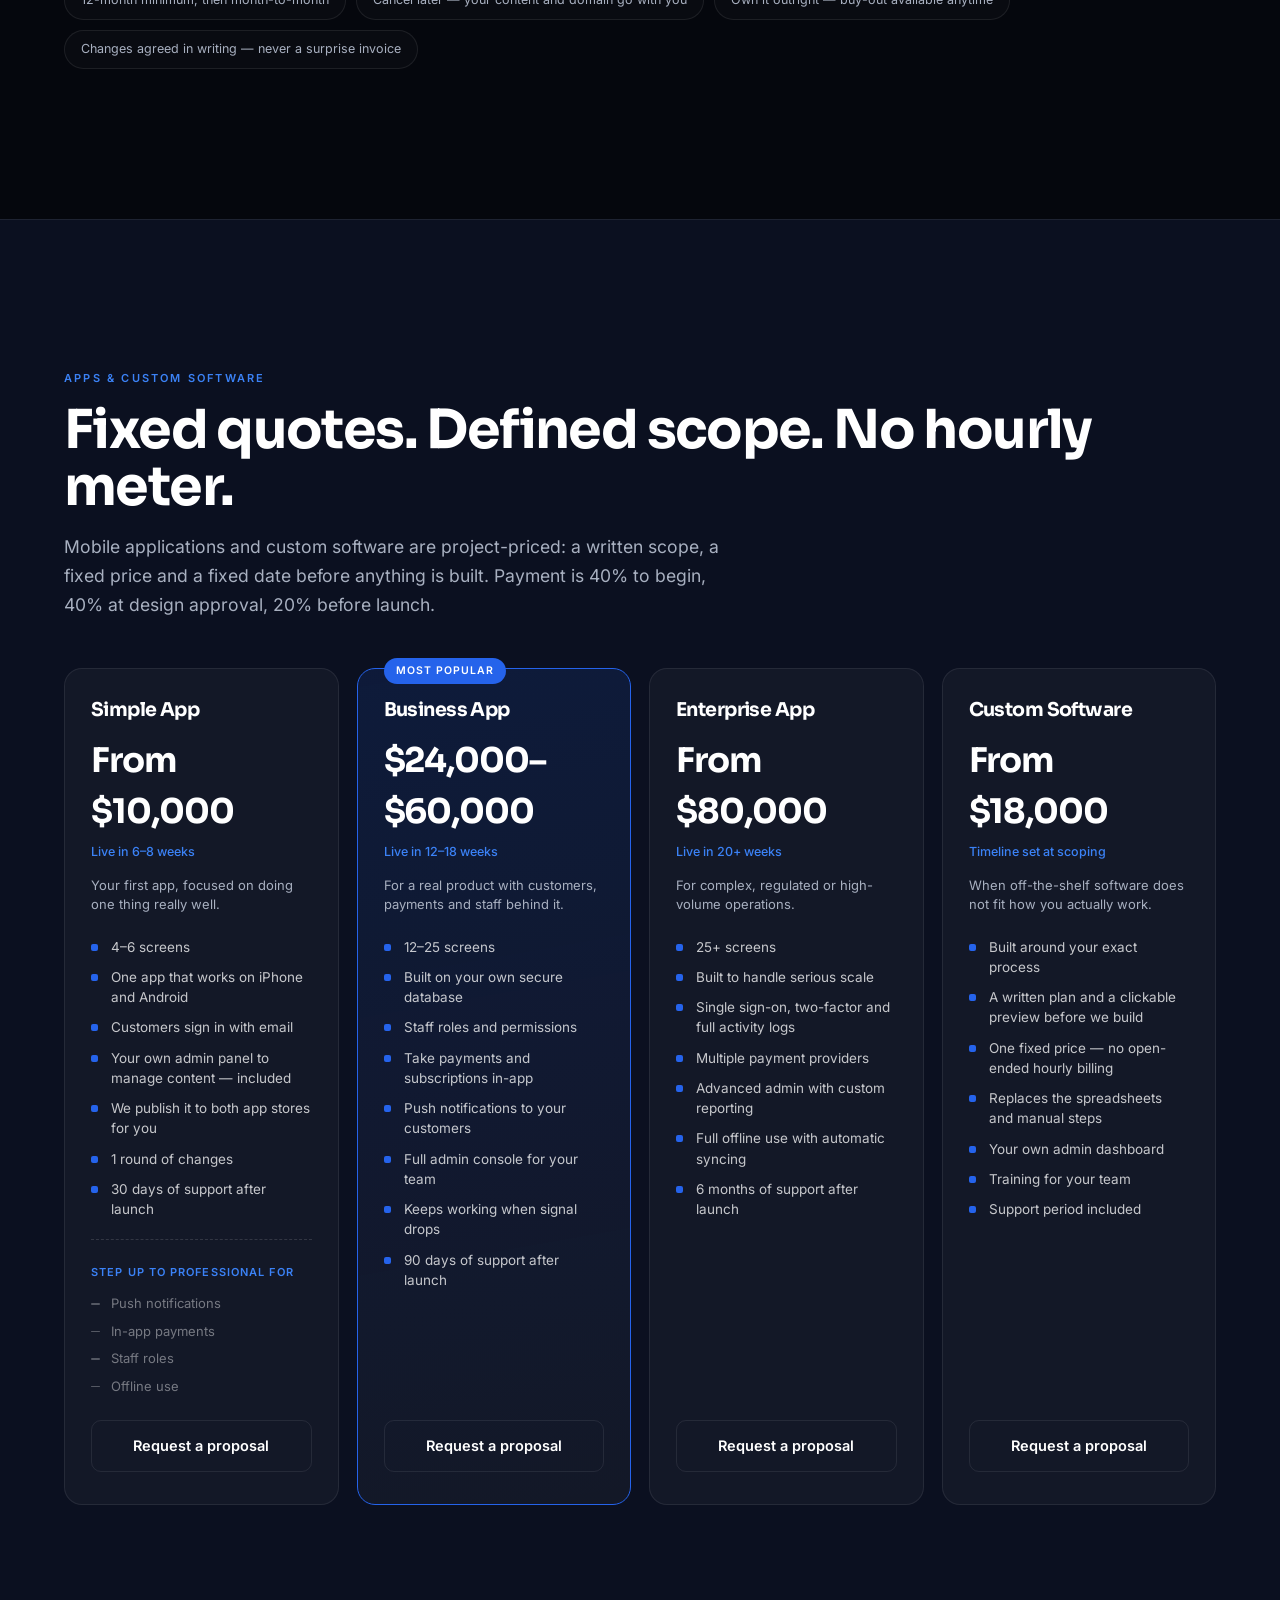
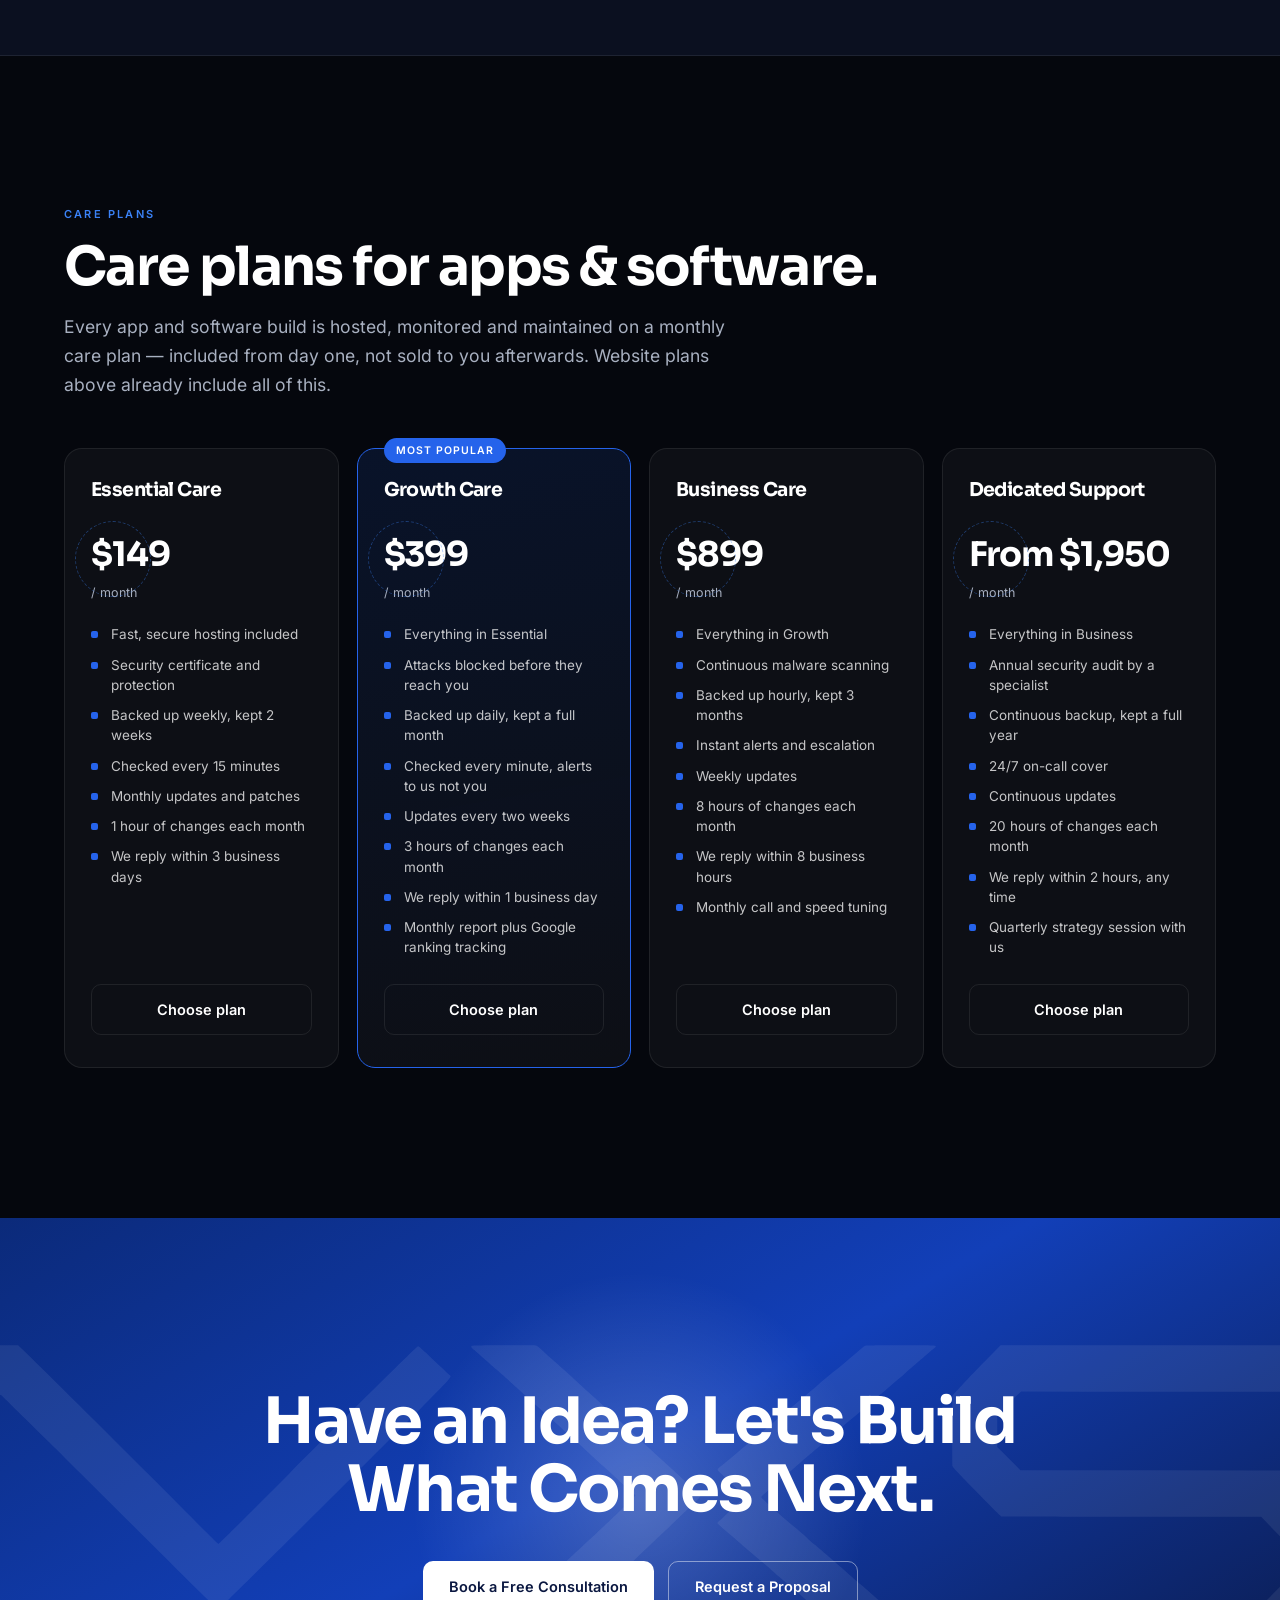
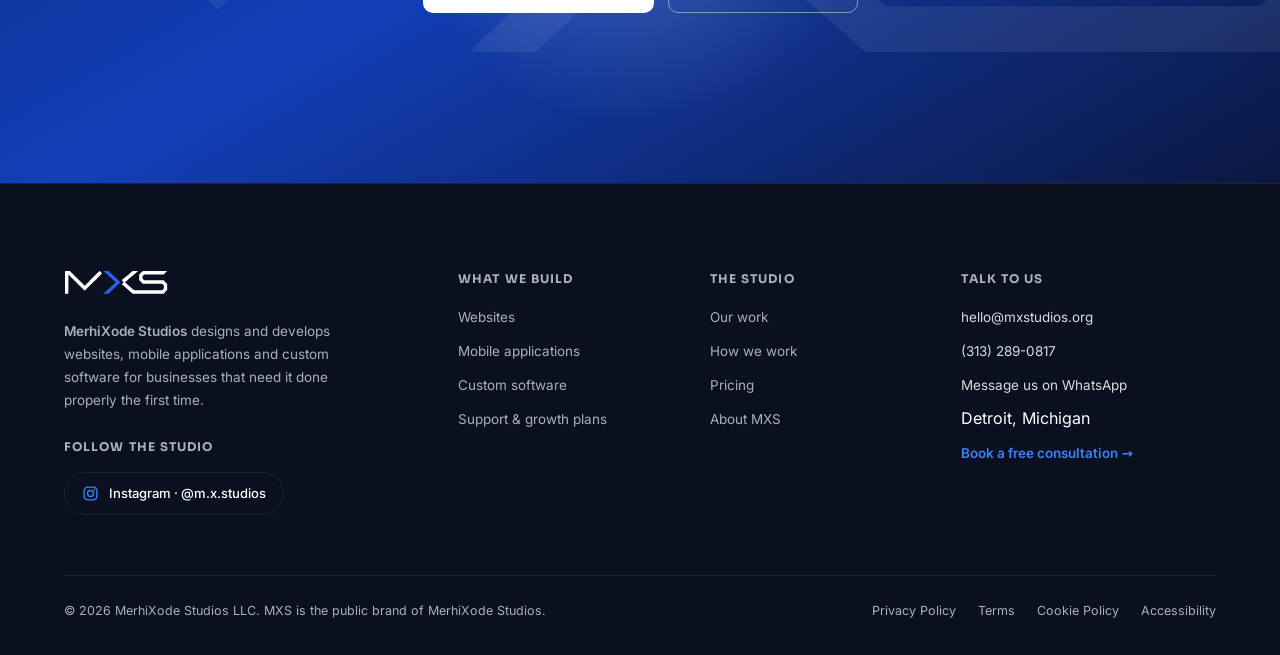
<file: pricing.html>
<!DOCTYPE html><html lang="en"><head><meta charset="utf-8">
<meta name="viewport" content="width=device-width,initial-scale=1">
<title>Pricing — MXS | Websites from $149/month</title>
<meta name="description" content="Published pricing: websites from $149/month with setup from $499. Apps and custom software at fixed quotes. No surprise invoices.">
<link rel="canonical" href="https://mxstudios.org/pricing.html">
<link rel="icon" type="image/svg+xml" href="/favicon.svg">
<link rel="icon" type="image/png" sizes="32x32" href="/favicon-32.png">
<link rel="icon" type="image/png" sizes="16x16" href="/favicon-16.png">
<link rel="apple-touch-icon" href="/apple-touch-icon.png">
<meta name="theme-color" content="#06070B">
<meta property="og:type" content="website">
<meta property="og:site_name" content="MXS — MerhiXode Studios">
<meta property="og:title" content="Pricing — MXS | Websites from $149/month">
<meta property="og:description" content="Fixed price, fixed date, pricing published openly. Websites from $149/month &mdash; design, hosting and care in one plan. Apps &amp; custom software at fixed quotes. Built in Detroit.">
<meta property="og:url" content="https://mxstudios.org/pricing.html">
<meta property="og:image" content="https://mxstudios.org/og.png">
<meta property="og:image:width" content="1200">
<meta property="og:image:height" content="630">
<meta name="twitter:card" content="summary_large_image">
<meta name="twitter:title" content="Pricing — MXS | Websites from $149/month">
<meta name="twitter:description" content="Websites from $149/month. Apps &amp; custom software at fixed quotes. Pricing published openly.">
<meta name="twitter:image" content="https://mxstudios.org/og.png">
<link rel="stylesheet" href="styles.css">
</head><body>
<!-- ============ 2. NAV ============ -->
<header id="hdr"><div class="nav">
  <a href="index.html"><svg class="logo" viewBox="0 0 2712 640" ><path d="M27.2 618.8C26.3 617.9 26.0 550.9 26.0 323.4C26.0 57.2 26.1 29.0 27.6 27.6C29.0 26.2 36.0 26.0 90.2 26.0L151.3 26.0L165.4 39.7C228.8 101.6 364.4 236.2 467.9 340.2C506.7 379.2 538.9 411.0 539.5 411.0C540.1 411.0 594.1 357.3 659.6 291.8C803.0 148.0 923.6 28.6 925.9 28.2C927.5 27.9 934.5 34.3 970.4 68.4C979.1 76.7 986.9 83.9 987.6 84.3C991.8 86.7 989.6 89.4 945.3 134.2C840.2 240.6 541.4 537.4 539.0 537.8C537.6 538.0 495.9 497.1 390.3 391.7C309.6 311.2 229.6 231.7 212.5 214.9C137.9 141.6 125.4 129.3 122.0 125.8C120.0 123.6 117.5 122.0 116.3 122.0L114.0 122.0L114.0 369.7C114.0 549.8 113.7 617.7 112.9 618.7C111.3 620.5 29.0 620.6 27.2 618.8Z" fill="#fff" fill-rule="evenodd"/><path d="M1785.8 613.8C1781.8 610.3 1768.6 598.8 1756.5 588.0C1744.4 577.3 1730.0 564.7 1724.5 560.0C1719.0 555.3 1705.8 543.9 1695.1 534.5C1673.9 516.0 1643.4 489.6 1630.0 478.4C1625.3 474.5 1618.1 468.2 1614.0 464.3C1609.9 460.5 1599.3 451.3 1590.5 444.0C1573.7 429.9 1555.6 414.4 1548.0 407.6C1541.3 401.6 1537.2 398.1 1530.5 392.5C1514.3 379.1 1506.0 371.6 1506.0 370.4C1506.0 369.7 1507.2 368.2 1508.8 367.0C1510.3 365.8 1515.1 361.4 1519.5 357.1C1523.9 352.8 1530.2 346.9 1533.5 344.0C1549.2 330.0 1559.0 320.4 1559.0 319.0C1559.0 318.1 1555.3 314.0 1550.8 309.9C1539.4 299.6 1507.6 269.8 1506.9 268.7C1505.9 267.3 1506.9 264.5 1509.0 263.3C1511.8 261.5 1536.1 241.6 1548.4 231.0C1554.5 225.7 1568.9 213.6 1580.4 204.0C1607.4 181.5 1613.2 176.6 1627.5 164.5C1633.9 159.0 1644.7 150.0 1651.4 144.5C1663.9 134.3 1677.6 122.7 1702.3 101.5C1710.0 94.9 1721.8 85.0 1728.5 79.5C1744.8 66.2 1759.4 54.0 1776.0 39.9C1783.5 33.5 1790.6 27.7 1791.8 27.1C1793.3 26.3 1813.3 26.0 1861.0 26.0C1922.9 26.0 1928.1 26.1 1928.7 27.7C1929.2 28.9 1928.3 30.1 1926.0 31.9C1924.1 33.3 1917.6 38.7 1911.5 43.9C1905.5 49.1 1898.0 55.4 1895.0 57.9C1888.6 63.3 1874.3 75.9 1870.3 79.6C1868.8 81.1 1863.5 85.7 1858.5 89.8C1853.5 94.0 1845.9 100.6 1841.5 104.5C1837.1 108.3 1830.8 113.8 1827.5 116.5C1824.2 119.2 1816.1 126.2 1809.5 132.0C1802.9 137.8 1789.4 149.3 1779.5 157.5C1769.6 165.7 1756.1 177.1 1749.5 182.8C1732.7 197.3 1727.8 201.5 1717.1 210.6C1686.7 236.2 1679.1 242.6 1667.5 252.5C1660.4 258.6 1650.7 266.9 1646.0 271.1C1641.3 275.2 1633.5 281.9 1628.5 286.0C1623.5 290.1 1614.8 297.7 1609.0 303.0C1603.2 308.2 1596.8 313.8 1594.8 315.4C1592.7 317.0 1591.0 319.0 1591.0 320.0C1591.0 321.0 1594.5 324.8 1598.7 328.6C1603.0 332.4 1609.7 338.5 1613.7 342.1C1621.0 348.9 1637.2 362.9 1660.0 382.2C1666.9 388.0 1676.0 395.9 1680.1 399.8C1684.2 403.6 1690.7 409.4 1694.6 412.6C1707.3 423.1 1741.0 452.1 1758.9 468.0C1768.6 476.6 1779.2 485.8 1782.5 488.5C1789.1 493.9 1804.3 507.1 1820.8 521.8L1831.3 531.0L2195.0 531.0L2558.8 531.0L2581.4 508.6C2593.8 496.2 2604.3 485.1 2604.8 483.8C2605.2 482.5 2605.4 464.3 2605.2 443.3L2605.0 405.2L2582.1 381.8L2559.3 358.5L2309.0 358.3C2171.4 358.2 2057.8 357.9 2056.6 357.6C2054.5 357.1 2047.2 349.9 1998.8 300.5C1970.4 271.6 1961.0 261.4 1961.0 259.6C1960.7 190.2 1961.0 124.8 1961.7 123.6C1962.7 121.8 1992.6 89.5 2008.0 73.6C2014.3 67.1 2027.4 53.7 2037.0 43.9L2054.5 26.0L2371.6 26.0C2636.9 26.0 2689.0 26.2 2689.9 27.4C2690.8 28.4 2684.3 35.3 2658.8 60.6C2641.0 78.2 2621.2 97.8 2614.7 104.3L2602.9 116.0L2479.2 116.1C2411.2 116.2 2296.8 116.1 2225.0 116.0L2094.4 115.8L2088.0 121.4C2084.4 124.4 2074.0 134.8 2064.8 144.5L2048.0 162.0L2048.0 192.4L2048.0 222.9L2070.5 245.5L2092.9 268.0L2345.0 268.2L2597.1 268.5L2610.8 282.5C2618.4 290.2 2634.0 306.6 2645.5 319.0C2657.1 331.3 2672.2 347.5 2679.2 354.8L2692.0 368.2L2692.0 445.7L2692.0 523.1L2672.2 543.3C2661.3 554.4 2640.1 576.2 2625.0 591.8L2597.7 620.0L2195.4 620.0L1793.1 620.0L1785.8 613.8Z" fill="#fff" fill-rule="evenodd"/><path d="M1088.0 620.0C1034.0 619.5 1029.5 619.4 1029.5 617.8C1029.5 616.3 1053.8 592.7 1089.5 559.7C1096.7 553.0 1109.5 541.0 1118.0 533.0C1126.5 524.9 1136.7 515.5 1140.5 512.0C1144.3 508.5 1150.4 502.8 1154.0 499.4C1157.6 496.1 1163.2 490.9 1166.5 488.0C1169.8 485.0 1175.2 480.1 1178.5 477.0C1181.8 473.9 1190.6 465.8 1198.0 459.0C1205.4 452.2 1215.8 442.5 1221.0 437.4C1226.2 432.4 1236.8 422.5 1244.5 415.5C1252.2 408.4 1259.2 401.9 1260.1 401.1C1263.0 398.2 1293.4 369.6 1301.5 362.0C1318.0 346.7 1347.0 318.1 1347.0 317.1C1347.0 316.6 1346.4 315.7 1345.6 315.3C1343.9 314.3 1331.2 302.9 1314.7 287.5C1307.6 280.9 1294.5 269.0 1285.6 261.1C1276.8 253.2 1265.9 243.3 1261.5 239.1C1257.1 234.9 1246.5 225.2 1238.1 217.5C1229.6 209.8 1215.5 197.0 1206.7 189.0C1198.0 181.0 1185.1 169.3 1178.0 163.0C1156.4 143.6 1130.7 120.4 1107.6 99.5C1095.4 88.5 1082.1 76.6 1078.0 73.1C1073.9 69.5 1062.7 59.6 1053.2 51.1C1043.6 42.5 1034.3 34.4 1032.4 33.1C1030.0 31.4 1029.0 30.0 1029.2 28.6C1029.5 26.5 1029.5 26.5 1091.0 26.2C1124.8 26.1 1153.5 26.2 1154.8 26.5C1156.1 26.8 1160.6 30.4 1164.8 34.4C1175.4 44.4 1181.0 49.4 1191.6 58.6C1204.0 69.3 1226.3 89.4 1238.5 101.0C1244.1 106.2 1251.5 113.0 1255.0 116.0C1265.6 125.2 1274.0 132.9 1285.0 143.4C1290.8 149.0 1303.4 160.7 1313.0 169.4C1322.6 178.2 1333.7 188.3 1337.5 191.9C1352.5 206.1 1386.0 237.0 1396.1 246.0C1401.9 251.2 1414.7 262.9 1424.5 272.0C1434.3 281.1 1449.2 294.7 1457.7 302.3C1466.7 310.4 1473.0 316.8 1473.0 317.9C1473.0 318.9 1468.6 323.9 1463.2 329.1C1457.9 334.2 1443.0 348.6 1430.1 361.0C1417.2 373.4 1406.0 384.2 1405.1 385.0C1404.2 385.8 1399.2 390.6 1393.9 395.5C1388.7 400.4 1380.6 408.1 1376.0 412.5C1371.3 416.9 1360.0 427.5 1351.0 436.1C1341.9 444.8 1331.6 454.4 1328.0 457.6C1324.5 460.9 1313.7 470.9 1304.0 480.0C1294.4 489.1 1280.2 502.3 1272.5 509.5C1264.8 516.6 1254.5 526.3 1249.5 531.1C1244.5 535.8 1234.2 545.4 1226.5 552.5C1210.9 566.9 1194.3 582.4 1170.7 604.6C1154.1 620.2 1153.1 621.0 1149.0 620.7C1147.6 620.6 1120.2 620.3 1088.0 620.0Z" fill="#2563EB" fill-rule="evenodd"/></svg></a>
  <ul>
    <li><a href="services.html">Services</a></li><li><a href="work.html">Work</a></li>
    <li><a href="about.html#process">Process</a></li><li><a class="act" href="pricing.html">Pricing</a></li>
    <li><a href="about.html">About</a></li><li><a href="contact.html">Contact</a></li>
  </ul>
  <div class="right">
    <a class="portal" href="contact.html">Client Portal</a>
    <a class="consult" href="contact.html#cta">Book a Consultation</a>
    <span class="burger"><i></i><i></i><i></i></span>
  </div>
</div></header>


<section class="page-head"><div class="wrap"><div class="eyebrow">Pricing</div><h1>Published prices.<br>No surprises.</h1><p class="lede">Websites on a simple monthly plan. Apps and custom software at fixed quotes. Every price on this page is real and current.</p></div></section>

<!-- ============ 8. PRICING ============ -->
<section class="sec" id="pricing"><div class="wrap">
  <div class="eyebrow">Website plans</div>
  <h2>One monthly plan. Everything handled.</h2>
  <p class="lede">Your website designed, built, hosted, secured and improved &mdash; for one
     monthly price. A one-time setup fee reserves your build and covers the design work.</p>
  <p class="note">Plans run a <b>12-month minimum term</b>, then month-to-month. Your brand,
     content, domain and customer data always remain yours &mdash; and you can
     <b>buy your site outright at any time</b>.</p>
  <div class="panelset">
    <div class="panel on"><article class="tier"><h4>Launch</h4><div class="ring"><div class="price">$149</div><span class="per">/ month</span></div><div class="meta">$499 setup &middot; live in ~10 days</div><p class="ideal">For a new business that needs to exist online, look credible, and be findable &mdash; without a big upfront cost.</p><ul><li>3 pages designed around your business</li><li>Fast, secure hosting included</li><li>Security, backups and updates handled</li><li>Content edits every month (up to 1 hour)</li><li>Phone-first and findable on Google</li><li>Support by message &mdash; 1 business day</li></ul><div class="excl"><span>Step up to Growth for</span><ul><li>Booking and forms</li><li>Editing the site yourself</li><li>Full SEO and visitor tracking</li><li>Priority support</li></ul></div><a class="btn ghost" href="contact.html">Start with Launch</a></article><article class="tier pop"><span class='badge'>Most popular</span><h4>Growth</h4><div class="ring"><div class="price">$299</div><span class="per">/ month</span></div><div class="meta">$999 setup &middot; live in 4&ndash;6 weeks</div><p class="ideal">For established businesses that need the website to actually bring in work, month after month.</p><ul><li>Up to 12 pages, custom design &mdash; not a template</li><li>Booking, forms, email or CRM connected</li><li>Full Google setup and visitor tracking</li><li>2 hours of changes every month</li><li>Edit your own text and photos anytime</li><li>Priority support &mdash; same-day response</li></ul><a class="btn ghost" href="contact.html">Start with Growth</a></article><article class="tier"><h4>Scale</h4><div class="ring"><div class="price">$549</div><span class="per">/ month</span></div><div class="meta">$1,999 setup &middot; timeline at scoping</div><p class="ideal">For businesses selling online or running on their website &mdash; with a developer effectively on retainer.</p><ul><li>E-commerce or advanced features</li><li>Up to 25 pages and staff logins</li><li>4 hours of changes every month</li><li>Monthly report and strategy call</li><li>Performance and SEO work that compounds</li><li>A direct line to your developer</li></ul><a class="btn ghost" href="contact.html">Start with Scale</a></article></div>
  </div>
  <div class="pr-terms"><span>12-month minimum, then month-to-month</span><span>Cancel later &mdash; your content and domain go with you</span><span>Own it outright &mdash; buy-out available anytime</span><span>Changes agreed in writing &mdash; never a surprise invoice</span></div>
</div></section>

<section class="sec" id="apps" style="background:var(--bg2);border-block:1px solid var(--line)"><div class="wrap">
  <div class="eyebrow">Apps &amp; custom software</div>
  <h2>Fixed quotes. Defined scope. No hourly meter.</h2>
  <p class="lede">Mobile applications and custom software are project-priced: a written scope,
     a fixed price and a fixed date before anything is built. Payment is 40% to begin,
     40% at design approval, 20% before launch.</p>
  <div class="panelset"><div class="panel on"><article class="tier"><h4>Simple App</h4><div class="price">From $10,000</div><div class="meta">Live in 6–8 weeks</div><p class="ideal">Your first app, focused on doing one thing really well.</p><ul><li>4–6 screens</li><li>One app that works on iPhone and Android</li><li>Customers sign in with email</li><li>Your own admin panel to manage content — included</li><li>We publish it to both app stores for you</li><li>1 round of changes</li><li>30 days of support after launch</li></ul><div class="excl"><span>Step up to Professional for</span><ul><li>Push notifications</li><li>In-app payments</li><li>Staff roles</li><li>Offline use</li></ul></div><a class="btn ghost" href="contact.html">Request a proposal</a></article><article class="tier pop"><span class='badge'>Most popular</span><h4>Business App</h4><div class="price">$24,000–$60,000</div><div class="meta">Live in 12–18 weeks</div><p class="ideal">For a real product with customers, payments and staff behind it.</p><ul><li>12–25 screens</li><li>Built on your own secure database</li><li>Staff roles and permissions</li><li>Take payments and subscriptions in-app</li><li>Push notifications to your customers</li><li>Full admin console for your team</li><li>Keeps working when signal drops</li><li>90 days of support after launch</li></ul><a class="btn ghost" href="contact.html">Request a proposal</a></article><article class="tier"><h4>Enterprise App</h4><div class="price">From $80,000</div><div class="meta">Live in 20+ weeks</div><p class="ideal">For complex, regulated or high-volume operations.</p><ul><li>25+ screens</li><li>Built to handle serious scale</li><li>Single sign-on, two-factor and full activity logs</li><li>Multiple payment providers</li><li>Advanced admin with custom reporting</li><li>Full offline use with automatic syncing</li><li>6 months of support after launch</li></ul><a class="btn ghost" href="contact.html">Request a proposal</a></article><article class="tier"><h4>Custom Software</h4><div class="price">From $18,000</div><div class="meta">Timeline set at scoping</div><p class="ideal">When off-the-shelf software does not fit how you actually work.</p><ul><li>Built around your exact process</li><li>A written plan and a clickable preview before we build</li><li>One fixed price — no open-ended hourly billing</li><li>Replaces the spreadsheets and manual steps</li><li>Your own admin dashboard</li><li>Training for your team</li><li>Support period included</li></ul><a class="btn ghost" href="contact.html">Request a proposal</a></article></div></div>
</div></section>

<section class="sec" id="care"><div class="wrap">
  <div class="eyebrow">Care plans</div>
  <h2>Care plans for apps &amp; software.</h2>
  <p class="lede">Every app and software build is hosted, monitored and maintained on a monthly
     care plan &mdash; included from day one, not sold to you afterwards. Website plans above
     already include all of this.</p>
  <div class="panelset"><div class="panel on"><article class="tier care"><h4>Essential Care</h4><div class="ring"><div class="price">$149</div><span class="per">/ month</span></div><ul><li>Fast, secure hosting included</li><li>Security certificate and protection</li><li>Backed up weekly, kept 2 weeks</li><li>Checked every 15 minutes</li><li>Monthly updates and patches</li><li>1 hour of changes each month</li><li>We reply within 3 business days</li></ul><a class="btn ghost" href="contact.html">Choose plan</a></article><article class="tier care pop"><span class='badge'>Most popular</span><h4>Growth Care</h4><div class="ring"><div class="price">$399</div><span class="per">/ month</span></div><ul><li>Everything in Essential</li><li>Attacks blocked before they reach you</li><li>Backed up daily, kept a full month</li><li>Checked every minute, alerts to us not you</li><li>Updates every two weeks</li><li>3 hours of changes each month</li><li>We reply within 1 business day</li><li>Monthly report plus Google ranking tracking</li></ul><a class="btn ghost" href="contact.html">Choose plan</a></article><article class="tier care"><h4>Business Care</h4><div class="ring"><div class="price">$899</div><span class="per">/ month</span></div><ul><li>Everything in Growth</li><li>Continuous malware scanning</li><li>Backed up hourly, kept 3 months</li><li>Instant alerts and escalation</li><li>Weekly updates</li><li>8 hours of changes each month</li><li>We reply within 8 business hours</li><li>Monthly call and speed tuning</li></ul><a class="btn ghost" href="contact.html">Choose plan</a></article><article class="tier care"><h4>Dedicated Support</h4><div class="ring"><div class="price">From $1,950</div><span class="per">/ month</span></div><ul><li>Everything in Business</li><li>Annual security audit by a specialist</li><li>Continuous backup, kept a full year</li><li>24/7 on-call cover</li><li>Continuous updates</li><li>20 hours of changes each month</li><li>We reply within 2 hours, any time</li><li>Quarterly strategy session with us</li></ul><a class="btn ghost" href="contact.html">Choose plan</a></article></div></div>
</div></section>

<!-- ============ 13. CTA ============ -->
<section class="cta-sec" id="cta">
  <div class="cta-mark"><svg class="" viewBox="0 0 2712 640" ><path d="M27.2 618.8C26.3 617.9 26.0 550.9 26.0 323.4C26.0 57.2 26.1 29.0 27.6 27.6C29.0 26.2 36.0 26.0 90.2 26.0L151.3 26.0L165.4 39.7C228.8 101.6 364.4 236.2 467.9 340.2C506.7 379.2 538.9 411.0 539.5 411.0C540.1 411.0 594.1 357.3 659.6 291.8C803.0 148.0 923.6 28.6 925.9 28.2C927.5 27.9 934.5 34.3 970.4 68.4C979.1 76.7 986.9 83.9 987.6 84.3C991.8 86.7 989.6 89.4 945.3 134.2C840.2 240.6 541.4 537.4 539.0 537.8C537.6 538.0 495.9 497.1 390.3 391.7C309.6 311.2 229.6 231.7 212.5 214.9C137.9 141.6 125.4 129.3 122.0 125.8C120.0 123.6 117.5 122.0 116.3 122.0L114.0 122.0L114.0 369.7C114.0 549.8 113.7 617.7 112.9 618.7C111.3 620.5 29.0 620.6 27.2 618.8Z" fill="#fff" fill-rule="evenodd"/><path d="M1785.8 613.8C1781.8 610.3 1768.6 598.8 1756.5 588.0C1744.4 577.3 1730.0 564.7 1724.5 560.0C1719.0 555.3 1705.8 543.9 1695.1 534.5C1673.9 516.0 1643.4 489.6 1630.0 478.4C1625.3 474.5 1618.1 468.2 1614.0 464.3C1609.9 460.5 1599.3 451.3 1590.5 444.0C1573.7 429.9 1555.6 414.4 1548.0 407.6C1541.3 401.6 1537.2 398.1 1530.5 392.5C1514.3 379.1 1506.0 371.6 1506.0 370.4C1506.0 369.7 1507.2 368.2 1508.8 367.0C1510.3 365.8 1515.1 361.4 1519.5 357.1C1523.9 352.8 1530.2 346.9 1533.5 344.0C1549.2 330.0 1559.0 320.4 1559.0 319.0C1559.0 318.1 1555.3 314.0 1550.8 309.9C1539.4 299.6 1507.6 269.8 1506.9 268.7C1505.9 267.3 1506.9 264.5 1509.0 263.3C1511.8 261.5 1536.1 241.6 1548.4 231.0C1554.5 225.7 1568.9 213.6 1580.4 204.0C1607.4 181.5 1613.2 176.6 1627.5 164.5C1633.9 159.0 1644.7 150.0 1651.4 144.5C1663.9 134.3 1677.6 122.7 1702.3 101.5C1710.0 94.9 1721.8 85.0 1728.5 79.5C1744.8 66.2 1759.4 54.0 1776.0 39.9C1783.5 33.5 1790.6 27.7 1791.8 27.1C1793.3 26.3 1813.3 26.0 1861.0 26.0C1922.9 26.0 1928.1 26.1 1928.7 27.7C1929.2 28.9 1928.3 30.1 1926.0 31.9C1924.1 33.3 1917.6 38.7 1911.5 43.9C1905.5 49.1 1898.0 55.4 1895.0 57.9C1888.6 63.3 1874.3 75.9 1870.3 79.6C1868.8 81.1 1863.5 85.7 1858.5 89.8C1853.5 94.0 1845.9 100.6 1841.5 104.5C1837.1 108.3 1830.8 113.8 1827.5 116.5C1824.2 119.2 1816.1 126.2 1809.5 132.0C1802.9 137.8 1789.4 149.3 1779.5 157.5C1769.6 165.7 1756.1 177.1 1749.5 182.8C1732.7 197.3 1727.8 201.5 1717.1 210.6C1686.7 236.2 1679.1 242.6 1667.5 252.5C1660.4 258.6 1650.7 266.9 1646.0 271.1C1641.3 275.2 1633.5 281.9 1628.5 286.0C1623.5 290.1 1614.8 297.7 1609.0 303.0C1603.2 308.2 1596.8 313.8 1594.8 315.4C1592.7 317.0 1591.0 319.0 1591.0 320.0C1591.0 321.0 1594.5 324.8 1598.7 328.6C1603.0 332.4 1609.7 338.5 1613.7 342.1C1621.0 348.9 1637.2 362.9 1660.0 382.2C1666.9 388.0 1676.0 395.9 1680.1 399.8C1684.2 403.6 1690.7 409.4 1694.6 412.6C1707.3 423.1 1741.0 452.1 1758.9 468.0C1768.6 476.6 1779.2 485.8 1782.5 488.5C1789.1 493.9 1804.3 507.1 1820.8 521.8L1831.3 531.0L2195.0 531.0L2558.8 531.0L2581.4 508.6C2593.8 496.2 2604.3 485.1 2604.8 483.8C2605.2 482.5 2605.4 464.3 2605.2 443.3L2605.0 405.2L2582.1 381.8L2559.3 358.5L2309.0 358.3C2171.4 358.2 2057.8 357.9 2056.6 357.6C2054.5 357.1 2047.2 349.9 1998.8 300.5C1970.4 271.6 1961.0 261.4 1961.0 259.6C1960.7 190.2 1961.0 124.8 1961.7 123.6C1962.7 121.8 1992.6 89.5 2008.0 73.6C2014.3 67.1 2027.4 53.7 2037.0 43.9L2054.5 26.0L2371.6 26.0C2636.9 26.0 2689.0 26.2 2689.9 27.4C2690.8 28.4 2684.3 35.3 2658.8 60.6C2641.0 78.2 2621.2 97.8 2614.7 104.3L2602.9 116.0L2479.2 116.1C2411.2 116.2 2296.8 116.1 2225.0 116.0L2094.4 115.8L2088.0 121.4C2084.4 124.4 2074.0 134.8 2064.8 144.5L2048.0 162.0L2048.0 192.4L2048.0 222.9L2070.5 245.5L2092.9 268.0L2345.0 268.2L2597.1 268.5L2610.8 282.5C2618.4 290.2 2634.0 306.6 2645.5 319.0C2657.1 331.3 2672.2 347.5 2679.2 354.8L2692.0 368.2L2692.0 445.7L2692.0 523.1L2672.2 543.3C2661.3 554.4 2640.1 576.2 2625.0 591.8L2597.7 620.0L2195.4 620.0L1793.1 620.0L1785.8 613.8Z" fill="#fff" fill-rule="evenodd"/><path d="M1088.0 620.0C1034.0 619.5 1029.5 619.4 1029.5 617.8C1029.5 616.3 1053.8 592.7 1089.5 559.7C1096.7 553.0 1109.5 541.0 1118.0 533.0C1126.5 524.9 1136.7 515.5 1140.5 512.0C1144.3 508.5 1150.4 502.8 1154.0 499.4C1157.6 496.1 1163.2 490.9 1166.5 488.0C1169.8 485.0 1175.2 480.1 1178.5 477.0C1181.8 473.9 1190.6 465.8 1198.0 459.0C1205.4 452.2 1215.8 442.5 1221.0 437.4C1226.2 432.4 1236.8 422.5 1244.5 415.5C1252.2 408.4 1259.2 401.9 1260.1 401.1C1263.0 398.2 1293.4 369.6 1301.5 362.0C1318.0 346.7 1347.0 318.1 1347.0 317.1C1347.0 316.6 1346.4 315.7 1345.6 315.3C1343.9 314.3 1331.2 302.9 1314.7 287.5C1307.6 280.9 1294.5 269.0 1285.6 261.1C1276.8 253.2 1265.9 243.3 1261.5 239.1C1257.1 234.9 1246.5 225.2 1238.1 217.5C1229.6 209.8 1215.5 197.0 1206.7 189.0C1198.0 181.0 1185.1 169.3 1178.0 163.0C1156.4 143.6 1130.7 120.4 1107.6 99.5C1095.4 88.5 1082.1 76.6 1078.0 73.1C1073.9 69.5 1062.7 59.6 1053.2 51.1C1043.6 42.5 1034.3 34.4 1032.4 33.1C1030.0 31.4 1029.0 30.0 1029.2 28.6C1029.5 26.5 1029.5 26.5 1091.0 26.2C1124.8 26.1 1153.5 26.2 1154.8 26.5C1156.1 26.8 1160.6 30.4 1164.8 34.4C1175.4 44.4 1181.0 49.4 1191.6 58.6C1204.0 69.3 1226.3 89.4 1238.5 101.0C1244.1 106.2 1251.5 113.0 1255.0 116.0C1265.6 125.2 1274.0 132.9 1285.0 143.4C1290.8 149.0 1303.4 160.7 1313.0 169.4C1322.6 178.2 1333.7 188.3 1337.5 191.9C1352.5 206.1 1386.0 237.0 1396.1 246.0C1401.9 251.2 1414.7 262.9 1424.5 272.0C1434.3 281.1 1449.2 294.7 1457.7 302.3C1466.7 310.4 1473.0 316.8 1473.0 317.9C1473.0 318.9 1468.6 323.9 1463.2 329.1C1457.9 334.2 1443.0 348.6 1430.1 361.0C1417.2 373.4 1406.0 384.2 1405.1 385.0C1404.2 385.8 1399.2 390.6 1393.9 395.5C1388.7 400.4 1380.6 408.1 1376.0 412.5C1371.3 416.9 1360.0 427.5 1351.0 436.1C1341.9 444.8 1331.6 454.4 1328.0 457.6C1324.5 460.9 1313.7 470.9 1304.0 480.0C1294.4 489.1 1280.2 502.3 1272.5 509.5C1264.8 516.6 1254.5 526.3 1249.5 531.1C1244.5 535.8 1234.2 545.4 1226.5 552.5C1210.9 566.9 1194.3 582.4 1170.7 604.6C1154.1 620.2 1153.1 621.0 1149.0 620.7C1147.6 620.6 1120.2 620.3 1088.0 620.0Z" fill="#fff" fill-rule="evenodd"/></svg></div>
  <div class="cta-light" id="ctaLight"></div>
  <div class="wrap">
    <h2>Have an Idea? Let's Build What Comes Next.</h2>
    <div class="cta">
      <a class="btn pri" href="https://wa.me/13132890817?text=Hi%20MXS%2C%20I%27d%20like%20to%20discuss%20a%20project" target="_blank" rel="noopener">Book a Free Consultation</a>
      <a class="btn ghost" href="contact.html">Request a Proposal</a>
    </div>
  </div>
</section>


<!-- ============ 14. FOOTER ============ -->
<footer><div class="wrap">
  <div class="fgrid">
    <div class="fbrand">
      <svg class="logo" viewBox="0 0 2712 640" ><path d="M27.2 618.8C26.3 617.9 26.0 550.9 26.0 323.4C26.0 57.2 26.1 29.0 27.6 27.6C29.0 26.2 36.0 26.0 90.2 26.0L151.3 26.0L165.4 39.7C228.8 101.6 364.4 236.2 467.9 340.2C506.7 379.2 538.9 411.0 539.5 411.0C540.1 411.0 594.1 357.3 659.6 291.8C803.0 148.0 923.6 28.6 925.9 28.2C927.5 27.9 934.5 34.3 970.4 68.4C979.1 76.7 986.9 83.9 987.6 84.3C991.8 86.7 989.6 89.4 945.3 134.2C840.2 240.6 541.4 537.4 539.0 537.8C537.6 538.0 495.9 497.1 390.3 391.7C309.6 311.2 229.6 231.7 212.5 214.9C137.9 141.6 125.4 129.3 122.0 125.8C120.0 123.6 117.5 122.0 116.3 122.0L114.0 122.0L114.0 369.7C114.0 549.8 113.7 617.7 112.9 618.7C111.3 620.5 29.0 620.6 27.2 618.8Z" fill="#fff" fill-rule="evenodd"/><path d="M1785.8 613.8C1781.8 610.3 1768.6 598.8 1756.5 588.0C1744.4 577.3 1730.0 564.7 1724.5 560.0C1719.0 555.3 1705.8 543.9 1695.1 534.5C1673.9 516.0 1643.4 489.6 1630.0 478.4C1625.3 474.5 1618.1 468.2 1614.0 464.3C1609.9 460.5 1599.3 451.3 1590.5 444.0C1573.7 429.9 1555.6 414.4 1548.0 407.6C1541.3 401.6 1537.2 398.1 1530.5 392.5C1514.3 379.1 1506.0 371.6 1506.0 370.4C1506.0 369.7 1507.2 368.2 1508.8 367.0C1510.3 365.8 1515.1 361.4 1519.5 357.1C1523.9 352.8 1530.2 346.9 1533.5 344.0C1549.2 330.0 1559.0 320.4 1559.0 319.0C1559.0 318.1 1555.3 314.0 1550.8 309.9C1539.4 299.6 1507.6 269.8 1506.9 268.7C1505.9 267.3 1506.9 264.5 1509.0 263.3C1511.8 261.5 1536.1 241.6 1548.4 231.0C1554.5 225.7 1568.9 213.6 1580.4 204.0C1607.4 181.5 1613.2 176.6 1627.5 164.5C1633.9 159.0 1644.7 150.0 1651.4 144.5C1663.9 134.3 1677.6 122.7 1702.3 101.5C1710.0 94.9 1721.8 85.0 1728.5 79.5C1744.8 66.2 1759.4 54.0 1776.0 39.9C1783.5 33.5 1790.6 27.7 1791.8 27.1C1793.3 26.3 1813.3 26.0 1861.0 26.0C1922.9 26.0 1928.1 26.1 1928.7 27.7C1929.2 28.9 1928.3 30.1 1926.0 31.9C1924.1 33.3 1917.6 38.7 1911.5 43.9C1905.5 49.1 1898.0 55.4 1895.0 57.9C1888.6 63.3 1874.3 75.9 1870.3 79.6C1868.8 81.1 1863.5 85.7 1858.5 89.8C1853.5 94.0 1845.9 100.6 1841.5 104.5C1837.1 108.3 1830.8 113.8 1827.5 116.5C1824.2 119.2 1816.1 126.2 1809.5 132.0C1802.9 137.8 1789.4 149.3 1779.5 157.5C1769.6 165.7 1756.1 177.1 1749.5 182.8C1732.7 197.3 1727.8 201.5 1717.1 210.6C1686.7 236.2 1679.1 242.6 1667.5 252.5C1660.4 258.6 1650.7 266.9 1646.0 271.1C1641.3 275.2 1633.5 281.9 1628.5 286.0C1623.5 290.1 1614.8 297.7 1609.0 303.0C1603.2 308.2 1596.8 313.8 1594.8 315.4C1592.7 317.0 1591.0 319.0 1591.0 320.0C1591.0 321.0 1594.5 324.8 1598.7 328.6C1603.0 332.4 1609.7 338.5 1613.7 342.1C1621.0 348.9 1637.2 362.9 1660.0 382.2C1666.9 388.0 1676.0 395.9 1680.1 399.8C1684.2 403.6 1690.7 409.4 1694.6 412.6C1707.3 423.1 1741.0 452.1 1758.9 468.0C1768.6 476.6 1779.2 485.8 1782.5 488.5C1789.1 493.9 1804.3 507.1 1820.8 521.8L1831.3 531.0L2195.0 531.0L2558.8 531.0L2581.4 508.6C2593.8 496.2 2604.3 485.1 2604.8 483.8C2605.2 482.5 2605.4 464.3 2605.2 443.3L2605.0 405.2L2582.1 381.8L2559.3 358.5L2309.0 358.3C2171.4 358.2 2057.8 357.9 2056.6 357.6C2054.5 357.1 2047.2 349.9 1998.8 300.5C1970.4 271.6 1961.0 261.4 1961.0 259.6C1960.7 190.2 1961.0 124.8 1961.7 123.6C1962.7 121.8 1992.6 89.5 2008.0 73.6C2014.3 67.1 2027.4 53.7 2037.0 43.9L2054.5 26.0L2371.6 26.0C2636.9 26.0 2689.0 26.2 2689.9 27.4C2690.8 28.4 2684.3 35.3 2658.8 60.6C2641.0 78.2 2621.2 97.8 2614.7 104.3L2602.9 116.0L2479.2 116.1C2411.2 116.2 2296.8 116.1 2225.0 116.0L2094.4 115.8L2088.0 121.4C2084.4 124.4 2074.0 134.8 2064.8 144.5L2048.0 162.0L2048.0 192.4L2048.0 222.9L2070.5 245.5L2092.9 268.0L2345.0 268.2L2597.1 268.5L2610.8 282.5C2618.4 290.2 2634.0 306.6 2645.5 319.0C2657.1 331.3 2672.2 347.5 2679.2 354.8L2692.0 368.2L2692.0 445.7L2692.0 523.1L2672.2 543.3C2661.3 554.4 2640.1 576.2 2625.0 591.8L2597.7 620.0L2195.4 620.0L1793.1 620.0L1785.8 613.8Z" fill="#fff" fill-rule="evenodd"/><path d="M1088.0 620.0C1034.0 619.5 1029.5 619.4 1029.5 617.8C1029.5 616.3 1053.8 592.7 1089.5 559.7C1096.7 553.0 1109.5 541.0 1118.0 533.0C1126.5 524.9 1136.7 515.5 1140.5 512.0C1144.3 508.5 1150.4 502.8 1154.0 499.4C1157.6 496.1 1163.2 490.9 1166.5 488.0C1169.8 485.0 1175.2 480.1 1178.5 477.0C1181.8 473.9 1190.6 465.8 1198.0 459.0C1205.4 452.2 1215.8 442.5 1221.0 437.4C1226.2 432.4 1236.8 422.5 1244.5 415.5C1252.2 408.4 1259.2 401.9 1260.1 401.1C1263.0 398.2 1293.4 369.6 1301.5 362.0C1318.0 346.7 1347.0 318.1 1347.0 317.1C1347.0 316.6 1346.4 315.7 1345.6 315.3C1343.9 314.3 1331.2 302.9 1314.7 287.5C1307.6 280.9 1294.5 269.0 1285.6 261.1C1276.8 253.2 1265.9 243.3 1261.5 239.1C1257.1 234.9 1246.5 225.2 1238.1 217.5C1229.6 209.8 1215.5 197.0 1206.7 189.0C1198.0 181.0 1185.1 169.3 1178.0 163.0C1156.4 143.6 1130.7 120.4 1107.6 99.5C1095.4 88.5 1082.1 76.6 1078.0 73.1C1073.9 69.5 1062.7 59.6 1053.2 51.1C1043.6 42.5 1034.3 34.4 1032.4 33.1C1030.0 31.4 1029.0 30.0 1029.2 28.6C1029.5 26.5 1029.5 26.5 1091.0 26.2C1124.8 26.1 1153.5 26.2 1154.8 26.5C1156.1 26.8 1160.6 30.4 1164.8 34.4C1175.4 44.4 1181.0 49.4 1191.6 58.6C1204.0 69.3 1226.3 89.4 1238.5 101.0C1244.1 106.2 1251.5 113.0 1255.0 116.0C1265.6 125.2 1274.0 132.9 1285.0 143.4C1290.8 149.0 1303.4 160.7 1313.0 169.4C1322.6 178.2 1333.7 188.3 1337.5 191.9C1352.5 206.1 1386.0 237.0 1396.1 246.0C1401.9 251.2 1414.7 262.9 1424.5 272.0C1434.3 281.1 1449.2 294.7 1457.7 302.3C1466.7 310.4 1473.0 316.8 1473.0 317.9C1473.0 318.9 1468.6 323.9 1463.2 329.1C1457.9 334.2 1443.0 348.6 1430.1 361.0C1417.2 373.4 1406.0 384.2 1405.1 385.0C1404.2 385.8 1399.2 390.6 1393.9 395.5C1388.7 400.4 1380.6 408.1 1376.0 412.5C1371.3 416.9 1360.0 427.5 1351.0 436.1C1341.9 444.8 1331.6 454.4 1328.0 457.6C1324.5 460.9 1313.7 470.9 1304.0 480.0C1294.4 489.1 1280.2 502.3 1272.5 509.5C1264.8 516.6 1254.5 526.3 1249.5 531.1C1244.5 535.8 1234.2 545.4 1226.5 552.5C1210.9 566.9 1194.3 582.4 1170.7 604.6C1154.1 620.2 1153.1 621.0 1149.0 620.7C1147.6 620.6 1120.2 620.3 1088.0 620.0Z" fill="#2563EB" fill-rule="evenodd"/></svg>
      <p><b>MerhiXode Studios</b> designs and develops websites, mobile applications and custom
         software for businesses that need it done properly the first time.</p>
      <h5 class="fsoch">Follow the studio</h5>
      <!-- SOCIALS: only live profiles are shown. As each handle is created, add a matching
           <a class="soc"> here. Icon SVGs for LinkedIn/X/Facebook/TikTok/Threads to be added
           with their URLs. -->
      <div class="socials">
        <a class="soc" href="https://www.instagram.com/m.x.studios" target="_blank" rel="noopener" aria-label="MXS on Instagram">
          <svg viewBox="0 0 24 24" fill="none" stroke="currentColor" stroke-width="1.9" stroke-linecap="round">
            <rect x="3" y="3" width="18" height="18" rx="5.2"/>
            <circle cx="12" cy="12" r="4.2"/>
            <circle cx="17.4" cy="6.6" r="1.15" fill="currentColor" stroke="none"/>
          </svg>
          <span>Instagram &middot; @m.x.studios</span>
        </a>
      </div>
    </div>
    <div><h5>What we build</h5><ul>
      <li><a href="services.html">Websites</a></li>
      <li><a href="services.html">Mobile applications</a></li>
      <li><a href="services.html">Custom software</a></li>
      <li><a href="services.html">Support &amp; growth plans</a></li></ul></div>
    <div><h5>The studio</h5><ul>
      <li><a href="work.html">Our work</a></li>
      <li><a href="about.html#process">How we work</a></li>
      <li><a href="#pricing">Pricing</a></li>
      <li><a href="about.html">About MXS</a></li>
      </ul></div>
    <div><h5>Talk to us</h5><ul class="fcontact">
      <li><a href="mailto:hello@mxstudios.org">hello@mxstudios.org</a></li>
      <li><a href="tel:+13132890817">(313) 289-0817</a></li>
      <li><a href="https://wa.me/13132890817?text=Hi%20MXS%2C%20I%27d%20like%20to%20discuss%20a%20project" target="_blank" rel="noopener">Message us on WhatsApp</a></li>
      <li>Detroit, Michigan</li>
      <li><a class="fcta" href="#cta">Book a free consultation &rarr;</a></li></ul></div>
  </div>
  <div class="fbot">
    <span>&copy; 2026 MerhiXode Studios LLC. MXS is the public brand of MerhiXode Studios.</span>
    <span class="lg"><a href="legal.html#privacy">Privacy Policy</a><a href="legal.html#terms">Terms</a>
      <a href="legal.html#cookies">Cookie Policy</a><a href="legal.html#accessibility">Accessibility</a></span>
  </div>
</div></footer>

<div class="ckbar" id="cookiebar">
  <div class="ck-in">
    <p>We use a small number of cookies to keep this site working and to see which pages people find
       useful. No advertising trackers. <a href="legal.html#cookies">Cookie policy</a></p>
    <div class="ck-btns">
      <button class="btn sm" data-ck="reject">Essential only</button>
      <button class="btn sm pri" data-ck="accept">Accept</button>
    </div>
  </div>
</div>

<a class="wa" href="https://wa.me/13132890817?text=Hi%20MXS%2C%20I%27d%20like%20to%20discuss%20a%20project" target="_blank" rel="noopener" aria-label="Message MXS on WhatsApp"><svg viewBox="0 0 24 24"><path d="M17.47 14.38c-.3-.15-1.75-.86-2.02-.96-.27-.1-.47-.15-.67.15-.2.3-.77.96-.94 1.16-.17.2-.35.22-.64.07-.3-.15-1.25-.46-2.38-1.47-.88-.78-1.47-1.75-1.64-2.05-.17-.3-.02-.46.13-.6.13-.13.3-.35.45-.52.15-.17.2-.3.3-.5.1-.2.05-.37-.02-.52-.08-.15-.67-1.6-.92-2.2-.24-.58-.49-.5-.67-.51h-.57c-.2 0-.52.07-.79.37-.27.3-1.04 1.01-1.04 2.47s1.06 2.86 1.21 3.06c.15.2 2.1 3.2 5.08 4.49.71.3 1.26.49 1.69.63.71.22 1.36.19 1.87.12.57-.09 1.75-.72 2-1.41.25-.69.25-1.28.17-1.41-.07-.13-.27-.2-.57-.35zM12.04 21.5h-.01a9.42 9.42 0 01-4.8-1.32l-.34-.2-3.57.94.95-3.48-.22-.36a9.4 9.4 0 01-1.44-5.02c0-5.2 4.23-9.43 9.44-9.43a9.37 9.37 0 016.67 2.77 9.35 9.35 0 012.76 6.67c0 5.2-4.24 9.43-9.44 9.43zM20.52 3.49A11.8 11.8 0 0012.04 0C5.46 0 .11 5.35.1 11.93c0 2.1.55 4.16 1.6 5.97L0 24l6.24-1.64a11.9 11.9 0 005.79 1.48h.01c6.58 0 11.93-5.35 11.93-11.93 0-3.19-1.24-6.19-3.5-8.45z"/></svg></a>
<span class="wa-lbl" id="waLbl">Message us on WhatsApp</span>


<script src="app.js"></script></body></html>
</file>
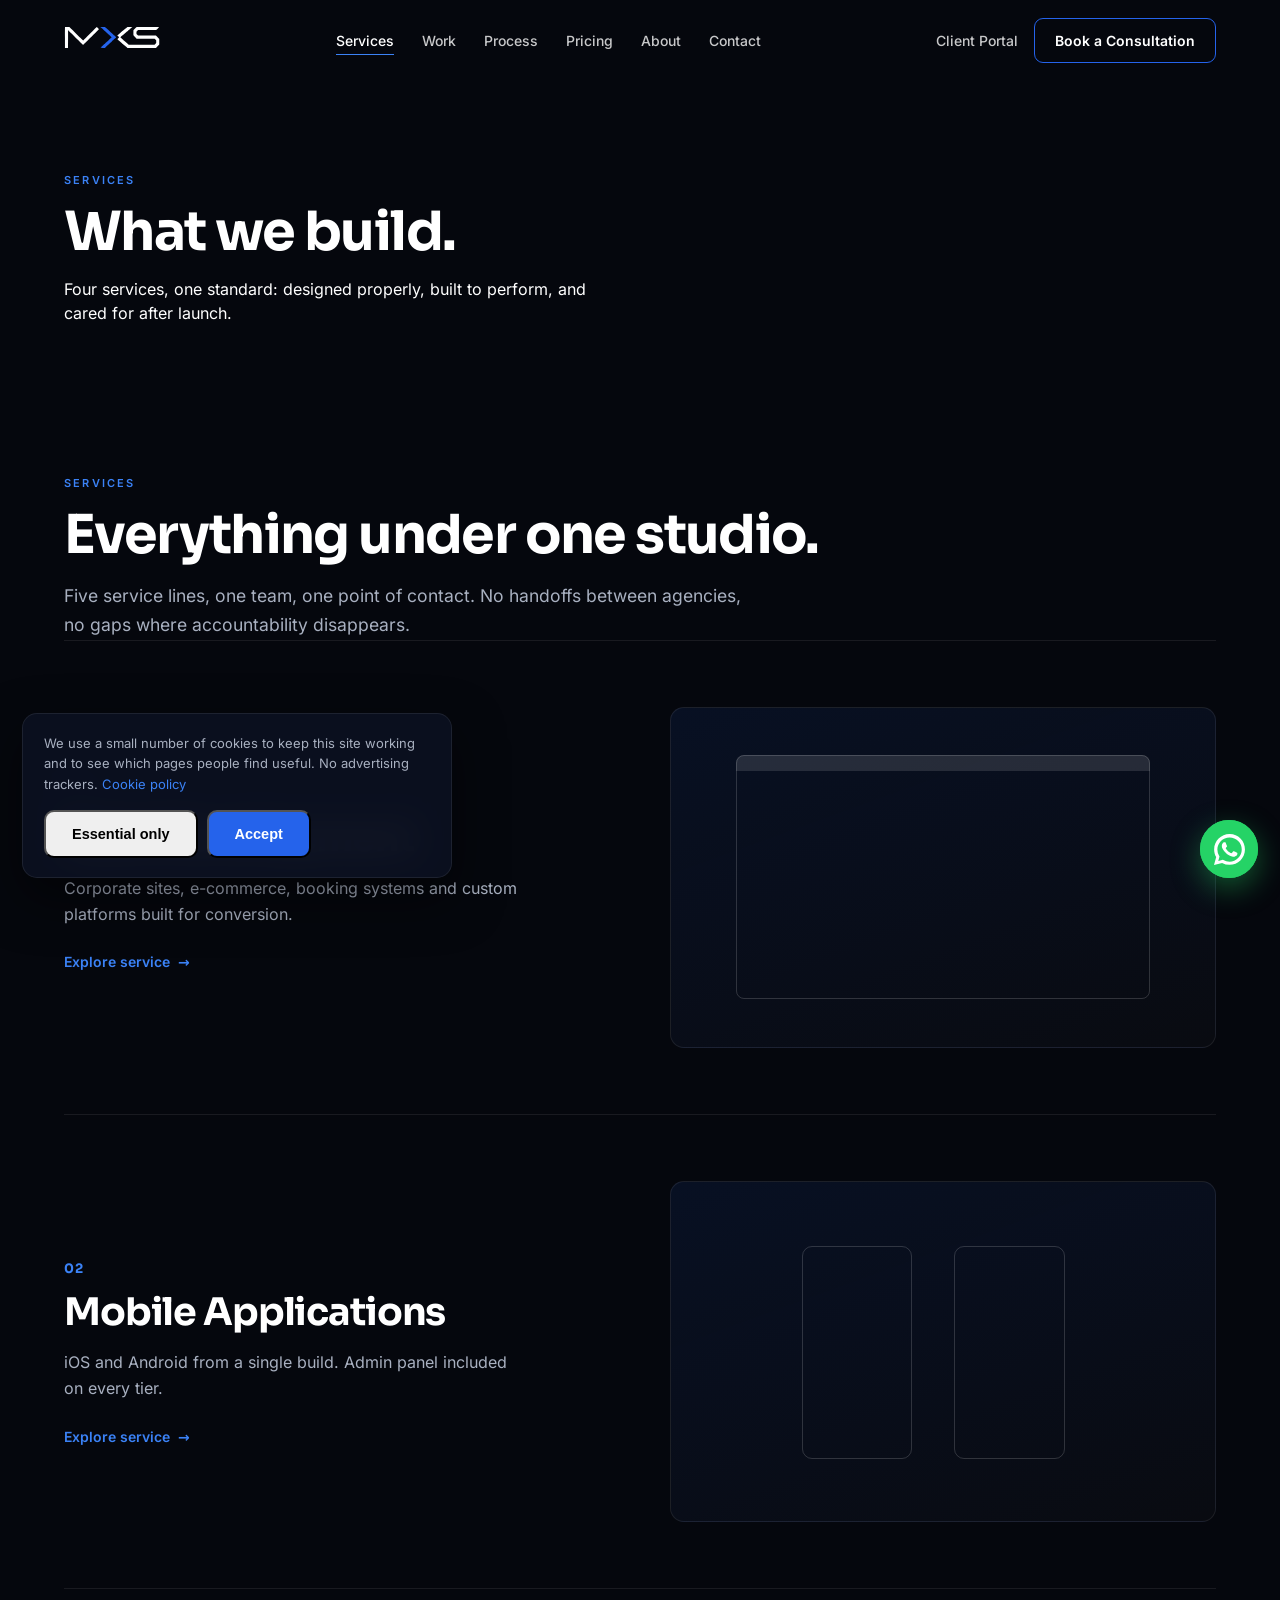
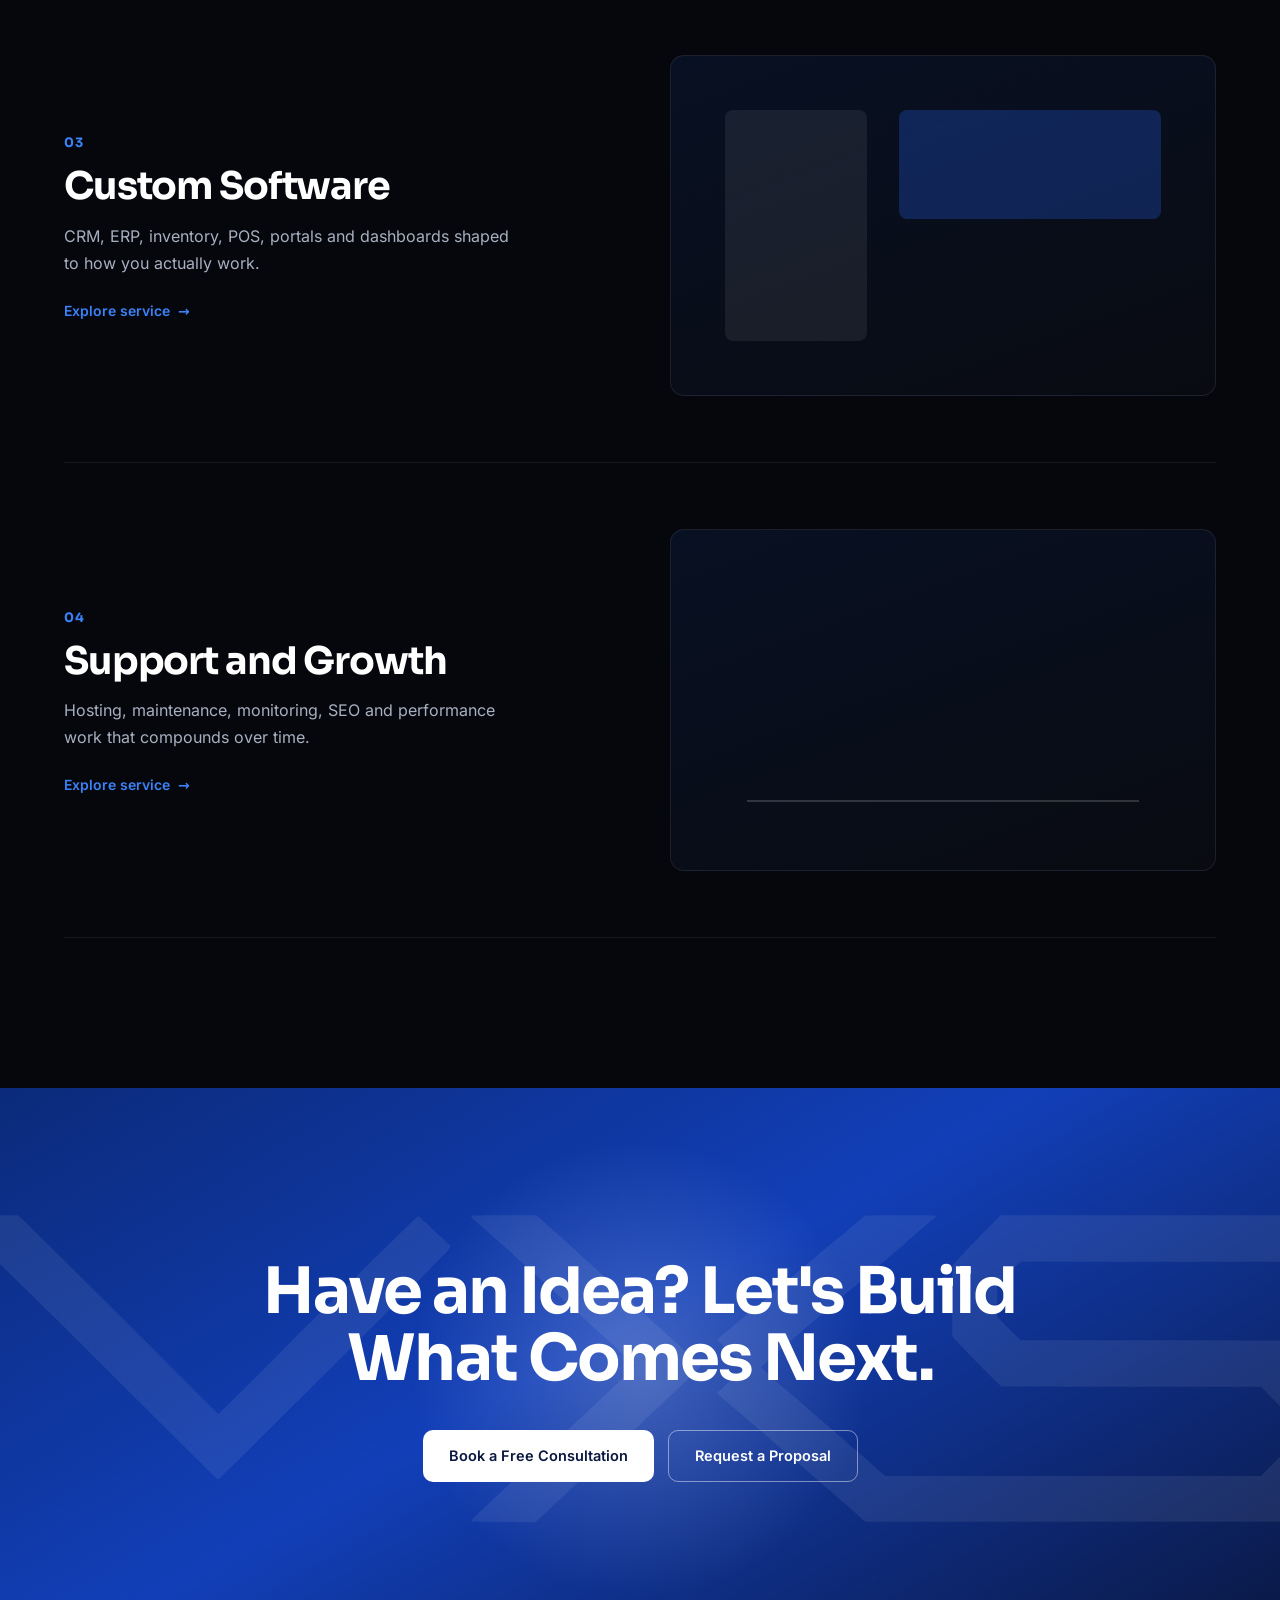
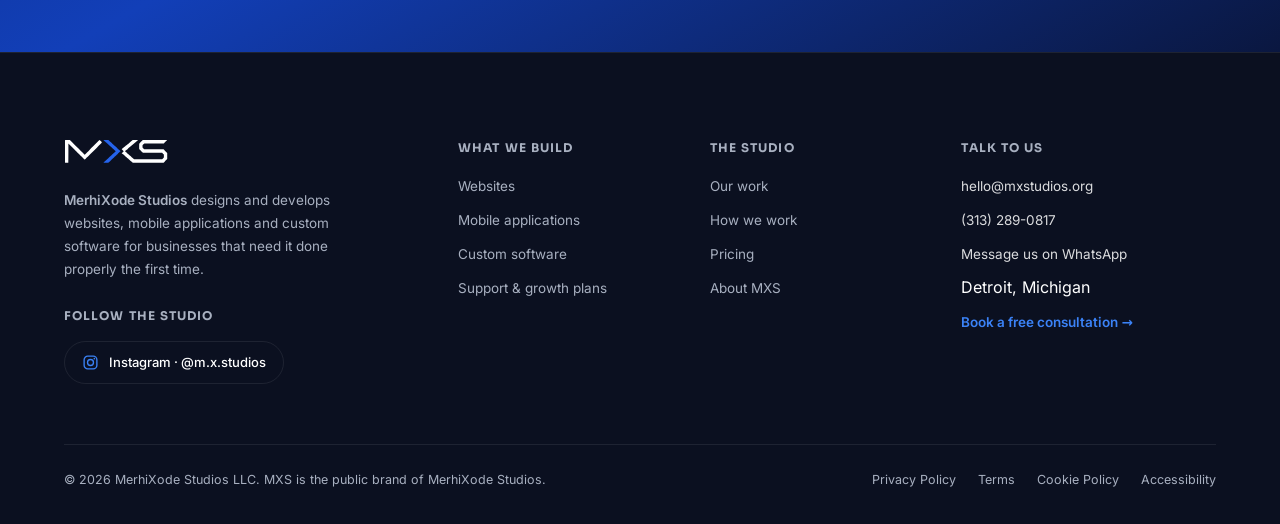
<file: services.html>
<!DOCTYPE html><html lang="en"><head><meta charset="utf-8">
<meta name="viewport" content="width=device-width,initial-scale=1">
<title>Services — MXS | Websites, Apps & Custom Software</title>
<meta name="description" content="Web development, mobile applications, custom software and ongoing support — designed, built and cared for by MXS.">
<link rel="canonical" href="https://mxstudios.org/services.html">
<link rel="icon" type="image/svg+xml" href="/favicon.svg">
<link rel="icon" type="image/png" sizes="32x32" href="/favicon-32.png">
<link rel="icon" type="image/png" sizes="16x16" href="/favicon-16.png">
<link rel="apple-touch-icon" href="/apple-touch-icon.png">
<meta name="theme-color" content="#06070B">
<meta property="og:type" content="website">
<meta property="og:site_name" content="MXS — MerhiXode Studios">
<meta property="og:title" content="Services — MXS | Websites, Apps &amp; Custom Software">
<meta property="og:description" content="Fixed price, fixed date, pricing published openly. Websites from $149/month &mdash; design, hosting and care in one plan. Apps &amp; custom software at fixed quotes. Built in Detroit.">
<meta property="og:url" content="https://mxstudios.org/services.html">
<meta property="og:image" content="https://mxstudios.org/og.png">
<meta property="og:image:width" content="1200">
<meta property="og:image:height" content="630">
<meta name="twitter:card" content="summary_large_image">
<meta name="twitter:title" content="Services — MXS | Websites, Apps &amp; Custom Software">
<meta name="twitter:description" content="Websites from $149/month. Apps &amp; custom software at fixed quotes. Pricing published openly.">
<meta name="twitter:image" content="https://mxstudios.org/og.png">
<link rel="stylesheet" href="styles.css">
</head><body>
<!-- ============ 2. NAV ============ -->
<header id="hdr"><div class="nav">
  <a href="index.html"><svg class="logo" viewBox="0 0 2712 640" ><path d="M27.2 618.8C26.3 617.9 26.0 550.9 26.0 323.4C26.0 57.2 26.1 29.0 27.6 27.6C29.0 26.2 36.0 26.0 90.2 26.0L151.3 26.0L165.4 39.7C228.8 101.6 364.4 236.2 467.9 340.2C506.7 379.2 538.9 411.0 539.5 411.0C540.1 411.0 594.1 357.3 659.6 291.8C803.0 148.0 923.6 28.6 925.9 28.2C927.5 27.9 934.5 34.3 970.4 68.4C979.1 76.7 986.9 83.9 987.6 84.3C991.8 86.7 989.6 89.4 945.3 134.2C840.2 240.6 541.4 537.4 539.0 537.8C537.6 538.0 495.9 497.1 390.3 391.7C309.6 311.2 229.6 231.7 212.5 214.9C137.9 141.6 125.4 129.3 122.0 125.8C120.0 123.6 117.5 122.0 116.3 122.0L114.0 122.0L114.0 369.7C114.0 549.8 113.7 617.7 112.9 618.7C111.3 620.5 29.0 620.6 27.2 618.8Z" fill="#fff" fill-rule="evenodd"/><path d="M1785.8 613.8C1781.8 610.3 1768.6 598.8 1756.5 588.0C1744.4 577.3 1730.0 564.7 1724.5 560.0C1719.0 555.3 1705.8 543.9 1695.1 534.5C1673.9 516.0 1643.4 489.6 1630.0 478.4C1625.3 474.5 1618.1 468.2 1614.0 464.3C1609.9 460.5 1599.3 451.3 1590.5 444.0C1573.7 429.9 1555.6 414.4 1548.0 407.6C1541.3 401.6 1537.2 398.1 1530.5 392.5C1514.3 379.1 1506.0 371.6 1506.0 370.4C1506.0 369.7 1507.2 368.2 1508.8 367.0C1510.3 365.8 1515.1 361.4 1519.5 357.1C1523.9 352.8 1530.2 346.9 1533.5 344.0C1549.2 330.0 1559.0 320.4 1559.0 319.0C1559.0 318.1 1555.3 314.0 1550.8 309.9C1539.4 299.6 1507.6 269.8 1506.9 268.7C1505.9 267.3 1506.9 264.5 1509.0 263.3C1511.8 261.5 1536.1 241.6 1548.4 231.0C1554.5 225.7 1568.9 213.6 1580.4 204.0C1607.4 181.5 1613.2 176.6 1627.5 164.5C1633.9 159.0 1644.7 150.0 1651.4 144.5C1663.9 134.3 1677.6 122.7 1702.3 101.5C1710.0 94.9 1721.8 85.0 1728.5 79.5C1744.8 66.2 1759.4 54.0 1776.0 39.9C1783.5 33.5 1790.6 27.7 1791.8 27.1C1793.3 26.3 1813.3 26.0 1861.0 26.0C1922.9 26.0 1928.1 26.1 1928.7 27.7C1929.2 28.9 1928.3 30.1 1926.0 31.9C1924.1 33.3 1917.6 38.7 1911.5 43.9C1905.5 49.1 1898.0 55.4 1895.0 57.9C1888.6 63.3 1874.3 75.9 1870.3 79.6C1868.8 81.1 1863.5 85.7 1858.5 89.8C1853.5 94.0 1845.9 100.6 1841.5 104.5C1837.1 108.3 1830.8 113.8 1827.5 116.5C1824.2 119.2 1816.1 126.2 1809.5 132.0C1802.9 137.8 1789.4 149.3 1779.5 157.5C1769.6 165.7 1756.1 177.1 1749.5 182.8C1732.7 197.3 1727.8 201.5 1717.1 210.6C1686.7 236.2 1679.1 242.6 1667.5 252.5C1660.4 258.6 1650.7 266.9 1646.0 271.1C1641.3 275.2 1633.5 281.9 1628.5 286.0C1623.5 290.1 1614.8 297.7 1609.0 303.0C1603.2 308.2 1596.8 313.8 1594.8 315.4C1592.7 317.0 1591.0 319.0 1591.0 320.0C1591.0 321.0 1594.5 324.8 1598.7 328.6C1603.0 332.4 1609.7 338.5 1613.7 342.1C1621.0 348.9 1637.2 362.9 1660.0 382.2C1666.9 388.0 1676.0 395.9 1680.1 399.8C1684.2 403.6 1690.7 409.4 1694.6 412.6C1707.3 423.1 1741.0 452.1 1758.9 468.0C1768.6 476.6 1779.2 485.8 1782.5 488.5C1789.1 493.9 1804.3 507.1 1820.8 521.8L1831.3 531.0L2195.0 531.0L2558.8 531.0L2581.4 508.6C2593.8 496.2 2604.3 485.1 2604.8 483.8C2605.2 482.5 2605.4 464.3 2605.2 443.3L2605.0 405.2L2582.1 381.8L2559.3 358.5L2309.0 358.3C2171.4 358.2 2057.8 357.9 2056.6 357.6C2054.5 357.1 2047.2 349.9 1998.8 300.5C1970.4 271.6 1961.0 261.4 1961.0 259.6C1960.7 190.2 1961.0 124.8 1961.7 123.6C1962.7 121.8 1992.6 89.5 2008.0 73.6C2014.3 67.1 2027.4 53.7 2037.0 43.9L2054.5 26.0L2371.6 26.0C2636.9 26.0 2689.0 26.2 2689.9 27.4C2690.8 28.4 2684.3 35.3 2658.8 60.6C2641.0 78.2 2621.2 97.8 2614.7 104.3L2602.9 116.0L2479.2 116.1C2411.2 116.2 2296.8 116.1 2225.0 116.0L2094.4 115.8L2088.0 121.4C2084.4 124.4 2074.0 134.8 2064.8 144.5L2048.0 162.0L2048.0 192.4L2048.0 222.9L2070.5 245.5L2092.9 268.0L2345.0 268.2L2597.1 268.5L2610.8 282.5C2618.4 290.2 2634.0 306.6 2645.5 319.0C2657.1 331.3 2672.2 347.5 2679.2 354.8L2692.0 368.2L2692.0 445.7L2692.0 523.1L2672.2 543.3C2661.3 554.4 2640.1 576.2 2625.0 591.8L2597.7 620.0L2195.4 620.0L1793.1 620.0L1785.8 613.8Z" fill="#fff" fill-rule="evenodd"/><path d="M1088.0 620.0C1034.0 619.5 1029.5 619.4 1029.5 617.8C1029.5 616.3 1053.8 592.7 1089.5 559.7C1096.7 553.0 1109.5 541.0 1118.0 533.0C1126.5 524.9 1136.7 515.5 1140.5 512.0C1144.3 508.5 1150.4 502.8 1154.0 499.4C1157.6 496.1 1163.2 490.9 1166.5 488.0C1169.8 485.0 1175.2 480.1 1178.5 477.0C1181.8 473.9 1190.6 465.8 1198.0 459.0C1205.4 452.2 1215.8 442.5 1221.0 437.4C1226.2 432.4 1236.8 422.5 1244.5 415.5C1252.2 408.4 1259.2 401.9 1260.1 401.1C1263.0 398.2 1293.4 369.6 1301.5 362.0C1318.0 346.7 1347.0 318.1 1347.0 317.1C1347.0 316.6 1346.4 315.7 1345.6 315.3C1343.9 314.3 1331.2 302.9 1314.7 287.5C1307.6 280.9 1294.5 269.0 1285.6 261.1C1276.8 253.2 1265.9 243.3 1261.5 239.1C1257.1 234.9 1246.5 225.2 1238.1 217.5C1229.6 209.8 1215.5 197.0 1206.7 189.0C1198.0 181.0 1185.1 169.3 1178.0 163.0C1156.4 143.6 1130.7 120.4 1107.6 99.5C1095.4 88.5 1082.1 76.6 1078.0 73.1C1073.9 69.5 1062.7 59.6 1053.2 51.1C1043.6 42.5 1034.3 34.4 1032.4 33.1C1030.0 31.4 1029.0 30.0 1029.2 28.6C1029.5 26.5 1029.5 26.5 1091.0 26.2C1124.8 26.1 1153.5 26.2 1154.8 26.5C1156.1 26.8 1160.6 30.4 1164.8 34.4C1175.4 44.4 1181.0 49.4 1191.6 58.6C1204.0 69.3 1226.3 89.4 1238.5 101.0C1244.1 106.2 1251.5 113.0 1255.0 116.0C1265.6 125.2 1274.0 132.9 1285.0 143.4C1290.8 149.0 1303.4 160.7 1313.0 169.4C1322.6 178.2 1333.7 188.3 1337.5 191.9C1352.5 206.1 1386.0 237.0 1396.1 246.0C1401.9 251.2 1414.7 262.9 1424.5 272.0C1434.3 281.1 1449.2 294.7 1457.7 302.3C1466.7 310.4 1473.0 316.8 1473.0 317.9C1473.0 318.9 1468.6 323.9 1463.2 329.1C1457.9 334.2 1443.0 348.6 1430.1 361.0C1417.2 373.4 1406.0 384.2 1405.1 385.0C1404.2 385.8 1399.2 390.6 1393.9 395.5C1388.7 400.4 1380.6 408.1 1376.0 412.5C1371.3 416.9 1360.0 427.5 1351.0 436.1C1341.9 444.8 1331.6 454.4 1328.0 457.6C1324.5 460.9 1313.7 470.9 1304.0 480.0C1294.4 489.1 1280.2 502.3 1272.5 509.5C1264.8 516.6 1254.5 526.3 1249.5 531.1C1244.5 535.8 1234.2 545.4 1226.5 552.5C1210.9 566.9 1194.3 582.4 1170.7 604.6C1154.1 620.2 1153.1 621.0 1149.0 620.7C1147.6 620.6 1120.2 620.3 1088.0 620.0Z" fill="#2563EB" fill-rule="evenodd"/></svg></a>
  <ul>
    <li><a class="act" href="services.html">Services</a></li><li><a href="work.html">Work</a></li>
    <li><a href="about.html#process">Process</a></li><li><a href="pricing.html">Pricing</a></li>
    <li><a href="about.html">About</a></li><li><a href="contact.html">Contact</a></li>
  </ul>
  <div class="right">
    <a class="portal" href="contact.html">Client Portal</a>
    <a class="consult" href="contact.html#cta">Book a Consultation</a>
    <span class="burger"><i></i><i></i><i></i></span>
  </div>
</div></header>


<section class="page-head"><div class="wrap"><div class="eyebrow">Services</div><h1>What we build.</h1><p class="lede">Four services, one standard: designed properly, built to perform, and cared for after launch.</p></div></section>
<!-- ============ 5. SERVICES ============ -->
<section class="sec" id="services"><div class="wrap">
  <div class="eyebrow">Services</div>
  <h2>Everything under one studio.</h2>
  <p class="lede">Five service lines, one team, one point of contact. No handoffs between agencies,
     no gaps where accountability disappears.</p>
</div>
<div class="wrap"><div class="svcs" id="svcs"><article class="svc" data-vis="browser">
  <div class="svc-l"><span class="num">01</span><h3>Web Development</h3><p>Corporate sites, e-commerce, booking systems and custom platforms built for conversion.</p>
    <a class="lnk" href="contact.html">Explore service <i>&rarr;</i></a></div>
  <div class="svc-r"><div class="viz viz-browser"></div></div></article><article class="svc" data-vis="phone">
  <div class="svc-l"><span class="num">02</span><h3>Mobile Applications</h3><p>iOS and Android from a single build. Admin panel included on every tier.</p>
    <a class="lnk" href="contact.html">Explore service <i>&rarr;</i></a></div>
  <div class="svc-r"><div class="viz viz-phone"></div></div></article><article class="svc" data-vis="dash">
  <div class="svc-l"><span class="num">03</span><h3>Custom Software</h3><p>CRM, ERP, inventory, POS, portals and dashboards shaped to how you actually work.</p>
    <a class="lnk" href="contact.html">Explore service <i>&rarr;</i></a></div>
  <div class="svc-r"><div class="viz viz-dash"></div></div></article><article class="svc" data-vis="graph">
  <div class="svc-l"><span class="num">04</span><h3>Support and Growth</h3><p>Hosting, maintenance, monitoring, SEO and performance work that compounds over time.</p>
    <a class="lnk" href="contact.html">Explore service <i>&rarr;</i></a></div>
  <div class="svc-r"><div class="viz viz-graph"></div></div></article></div></div></section>


<!-- ============ 13. CTA ============ -->
<section class="cta-sec" id="cta">
  <div class="cta-mark"><svg class="" viewBox="0 0 2712 640" ><path d="M27.2 618.8C26.3 617.9 26.0 550.9 26.0 323.4C26.0 57.2 26.1 29.0 27.6 27.6C29.0 26.2 36.0 26.0 90.2 26.0L151.3 26.0L165.4 39.7C228.8 101.6 364.4 236.2 467.9 340.2C506.7 379.2 538.9 411.0 539.5 411.0C540.1 411.0 594.1 357.3 659.6 291.8C803.0 148.0 923.6 28.6 925.9 28.2C927.5 27.9 934.5 34.3 970.4 68.4C979.1 76.7 986.9 83.9 987.6 84.3C991.8 86.7 989.6 89.4 945.3 134.2C840.2 240.6 541.4 537.4 539.0 537.8C537.6 538.0 495.9 497.1 390.3 391.7C309.6 311.2 229.6 231.7 212.5 214.9C137.9 141.6 125.4 129.3 122.0 125.8C120.0 123.6 117.5 122.0 116.3 122.0L114.0 122.0L114.0 369.7C114.0 549.8 113.7 617.7 112.9 618.7C111.3 620.5 29.0 620.6 27.2 618.8Z" fill="#fff" fill-rule="evenodd"/><path d="M1785.8 613.8C1781.8 610.3 1768.6 598.8 1756.5 588.0C1744.4 577.3 1730.0 564.7 1724.5 560.0C1719.0 555.3 1705.8 543.9 1695.1 534.5C1673.9 516.0 1643.4 489.6 1630.0 478.4C1625.3 474.5 1618.1 468.2 1614.0 464.3C1609.9 460.5 1599.3 451.3 1590.5 444.0C1573.7 429.9 1555.6 414.4 1548.0 407.6C1541.3 401.6 1537.2 398.1 1530.5 392.5C1514.3 379.1 1506.0 371.6 1506.0 370.4C1506.0 369.7 1507.2 368.2 1508.8 367.0C1510.3 365.8 1515.1 361.4 1519.5 357.1C1523.9 352.8 1530.2 346.9 1533.5 344.0C1549.2 330.0 1559.0 320.4 1559.0 319.0C1559.0 318.1 1555.3 314.0 1550.8 309.9C1539.4 299.6 1507.6 269.8 1506.9 268.7C1505.9 267.3 1506.9 264.5 1509.0 263.3C1511.8 261.5 1536.1 241.6 1548.4 231.0C1554.5 225.7 1568.9 213.6 1580.4 204.0C1607.4 181.5 1613.2 176.6 1627.5 164.5C1633.9 159.0 1644.7 150.0 1651.4 144.5C1663.9 134.3 1677.6 122.7 1702.3 101.5C1710.0 94.9 1721.8 85.0 1728.5 79.5C1744.8 66.2 1759.4 54.0 1776.0 39.9C1783.5 33.5 1790.6 27.7 1791.8 27.1C1793.3 26.3 1813.3 26.0 1861.0 26.0C1922.9 26.0 1928.1 26.1 1928.7 27.7C1929.2 28.9 1928.3 30.1 1926.0 31.9C1924.1 33.3 1917.6 38.7 1911.5 43.9C1905.5 49.1 1898.0 55.4 1895.0 57.9C1888.6 63.3 1874.3 75.9 1870.3 79.6C1868.8 81.1 1863.5 85.7 1858.5 89.8C1853.5 94.0 1845.9 100.6 1841.5 104.5C1837.1 108.3 1830.8 113.8 1827.5 116.5C1824.2 119.2 1816.1 126.2 1809.5 132.0C1802.9 137.8 1789.4 149.3 1779.5 157.5C1769.6 165.7 1756.1 177.1 1749.5 182.8C1732.7 197.3 1727.8 201.5 1717.1 210.6C1686.7 236.2 1679.1 242.6 1667.5 252.5C1660.4 258.6 1650.7 266.9 1646.0 271.1C1641.3 275.2 1633.5 281.9 1628.5 286.0C1623.5 290.1 1614.8 297.7 1609.0 303.0C1603.2 308.2 1596.8 313.8 1594.8 315.4C1592.7 317.0 1591.0 319.0 1591.0 320.0C1591.0 321.0 1594.5 324.8 1598.7 328.6C1603.0 332.4 1609.7 338.5 1613.7 342.1C1621.0 348.9 1637.2 362.9 1660.0 382.2C1666.9 388.0 1676.0 395.9 1680.1 399.8C1684.2 403.6 1690.7 409.4 1694.6 412.6C1707.3 423.1 1741.0 452.1 1758.9 468.0C1768.6 476.6 1779.2 485.8 1782.5 488.5C1789.1 493.9 1804.3 507.1 1820.8 521.8L1831.3 531.0L2195.0 531.0L2558.8 531.0L2581.4 508.6C2593.8 496.2 2604.3 485.1 2604.8 483.8C2605.2 482.5 2605.4 464.3 2605.2 443.3L2605.0 405.2L2582.1 381.8L2559.3 358.5L2309.0 358.3C2171.4 358.2 2057.8 357.9 2056.6 357.6C2054.5 357.1 2047.2 349.9 1998.8 300.5C1970.4 271.6 1961.0 261.4 1961.0 259.6C1960.7 190.2 1961.0 124.8 1961.7 123.6C1962.7 121.8 1992.6 89.5 2008.0 73.6C2014.3 67.1 2027.4 53.7 2037.0 43.9L2054.5 26.0L2371.6 26.0C2636.9 26.0 2689.0 26.2 2689.9 27.4C2690.8 28.4 2684.3 35.3 2658.8 60.6C2641.0 78.2 2621.2 97.8 2614.7 104.3L2602.9 116.0L2479.2 116.1C2411.2 116.2 2296.8 116.1 2225.0 116.0L2094.4 115.8L2088.0 121.4C2084.4 124.4 2074.0 134.8 2064.8 144.5L2048.0 162.0L2048.0 192.4L2048.0 222.9L2070.5 245.5L2092.9 268.0L2345.0 268.2L2597.1 268.5L2610.8 282.5C2618.4 290.2 2634.0 306.6 2645.5 319.0C2657.1 331.3 2672.2 347.5 2679.2 354.8L2692.0 368.2L2692.0 445.7L2692.0 523.1L2672.2 543.3C2661.3 554.4 2640.1 576.2 2625.0 591.8L2597.7 620.0L2195.4 620.0L1793.1 620.0L1785.8 613.8Z" fill="#fff" fill-rule="evenodd"/><path d="M1088.0 620.0C1034.0 619.5 1029.5 619.4 1029.5 617.8C1029.5 616.3 1053.8 592.7 1089.5 559.7C1096.7 553.0 1109.5 541.0 1118.0 533.0C1126.5 524.9 1136.7 515.5 1140.5 512.0C1144.3 508.5 1150.4 502.8 1154.0 499.4C1157.6 496.1 1163.2 490.9 1166.5 488.0C1169.8 485.0 1175.2 480.1 1178.5 477.0C1181.8 473.9 1190.6 465.8 1198.0 459.0C1205.4 452.2 1215.8 442.5 1221.0 437.4C1226.2 432.4 1236.8 422.5 1244.5 415.5C1252.2 408.4 1259.2 401.9 1260.1 401.1C1263.0 398.2 1293.4 369.6 1301.5 362.0C1318.0 346.7 1347.0 318.1 1347.0 317.1C1347.0 316.6 1346.4 315.7 1345.6 315.3C1343.9 314.3 1331.2 302.9 1314.7 287.5C1307.6 280.9 1294.5 269.0 1285.6 261.1C1276.8 253.2 1265.9 243.3 1261.5 239.1C1257.1 234.9 1246.5 225.2 1238.1 217.5C1229.6 209.8 1215.5 197.0 1206.7 189.0C1198.0 181.0 1185.1 169.3 1178.0 163.0C1156.4 143.6 1130.7 120.4 1107.6 99.5C1095.4 88.5 1082.1 76.6 1078.0 73.1C1073.9 69.5 1062.7 59.6 1053.2 51.1C1043.6 42.5 1034.3 34.4 1032.4 33.1C1030.0 31.4 1029.0 30.0 1029.2 28.6C1029.5 26.5 1029.5 26.5 1091.0 26.2C1124.8 26.1 1153.5 26.2 1154.8 26.5C1156.1 26.8 1160.6 30.4 1164.8 34.4C1175.4 44.4 1181.0 49.4 1191.6 58.6C1204.0 69.3 1226.3 89.4 1238.5 101.0C1244.1 106.2 1251.5 113.0 1255.0 116.0C1265.6 125.2 1274.0 132.9 1285.0 143.4C1290.8 149.0 1303.4 160.7 1313.0 169.4C1322.6 178.2 1333.7 188.3 1337.5 191.9C1352.5 206.1 1386.0 237.0 1396.1 246.0C1401.9 251.2 1414.7 262.9 1424.5 272.0C1434.3 281.1 1449.2 294.7 1457.7 302.3C1466.7 310.4 1473.0 316.8 1473.0 317.9C1473.0 318.9 1468.6 323.9 1463.2 329.1C1457.9 334.2 1443.0 348.6 1430.1 361.0C1417.2 373.4 1406.0 384.2 1405.1 385.0C1404.2 385.8 1399.2 390.6 1393.9 395.5C1388.7 400.4 1380.6 408.1 1376.0 412.5C1371.3 416.9 1360.0 427.5 1351.0 436.1C1341.9 444.8 1331.6 454.4 1328.0 457.6C1324.5 460.9 1313.7 470.9 1304.0 480.0C1294.4 489.1 1280.2 502.3 1272.5 509.5C1264.8 516.6 1254.5 526.3 1249.5 531.1C1244.5 535.8 1234.2 545.4 1226.5 552.5C1210.9 566.9 1194.3 582.4 1170.7 604.6C1154.1 620.2 1153.1 621.0 1149.0 620.7C1147.6 620.6 1120.2 620.3 1088.0 620.0Z" fill="#fff" fill-rule="evenodd"/></svg></div>
  <div class="cta-light" id="ctaLight"></div>
  <div class="wrap">
    <h2>Have an Idea? Let's Build What Comes Next.</h2>
    <div class="cta">
      <a class="btn pri" href="https://wa.me/13132890817?text=Hi%20MXS%2C%20I%27d%20like%20to%20discuss%20a%20project" target="_blank" rel="noopener">Book a Free Consultation</a>
      <a class="btn ghost" href="contact.html">Request a Proposal</a>
    </div>
  </div>
</section>


<!-- ============ 14. FOOTER ============ -->
<footer><div class="wrap">
  <div class="fgrid">
    <div class="fbrand">
      <svg class="logo" viewBox="0 0 2712 640" ><path d="M27.2 618.8C26.3 617.9 26.0 550.9 26.0 323.4C26.0 57.2 26.1 29.0 27.6 27.6C29.0 26.2 36.0 26.0 90.2 26.0L151.3 26.0L165.4 39.7C228.8 101.6 364.4 236.2 467.9 340.2C506.7 379.2 538.9 411.0 539.5 411.0C540.1 411.0 594.1 357.3 659.6 291.8C803.0 148.0 923.6 28.6 925.9 28.2C927.5 27.9 934.5 34.3 970.4 68.4C979.1 76.7 986.9 83.9 987.6 84.3C991.8 86.7 989.6 89.4 945.3 134.2C840.2 240.6 541.4 537.4 539.0 537.8C537.6 538.0 495.9 497.1 390.3 391.7C309.6 311.2 229.6 231.7 212.5 214.9C137.9 141.6 125.4 129.3 122.0 125.8C120.0 123.6 117.5 122.0 116.3 122.0L114.0 122.0L114.0 369.7C114.0 549.8 113.7 617.7 112.9 618.7C111.3 620.5 29.0 620.6 27.2 618.8Z" fill="#fff" fill-rule="evenodd"/><path d="M1785.8 613.8C1781.8 610.3 1768.6 598.8 1756.5 588.0C1744.4 577.3 1730.0 564.7 1724.5 560.0C1719.0 555.3 1705.8 543.9 1695.1 534.5C1673.9 516.0 1643.4 489.6 1630.0 478.4C1625.3 474.5 1618.1 468.2 1614.0 464.3C1609.9 460.5 1599.3 451.3 1590.5 444.0C1573.7 429.9 1555.6 414.4 1548.0 407.6C1541.3 401.6 1537.2 398.1 1530.5 392.5C1514.3 379.1 1506.0 371.6 1506.0 370.4C1506.0 369.7 1507.2 368.2 1508.8 367.0C1510.3 365.8 1515.1 361.4 1519.5 357.1C1523.9 352.8 1530.2 346.9 1533.5 344.0C1549.2 330.0 1559.0 320.4 1559.0 319.0C1559.0 318.1 1555.3 314.0 1550.8 309.9C1539.4 299.6 1507.6 269.8 1506.9 268.7C1505.9 267.3 1506.9 264.5 1509.0 263.3C1511.8 261.5 1536.1 241.6 1548.4 231.0C1554.5 225.7 1568.9 213.6 1580.4 204.0C1607.4 181.5 1613.2 176.6 1627.5 164.5C1633.9 159.0 1644.7 150.0 1651.4 144.5C1663.9 134.3 1677.6 122.7 1702.3 101.5C1710.0 94.9 1721.8 85.0 1728.5 79.5C1744.8 66.2 1759.4 54.0 1776.0 39.9C1783.5 33.5 1790.6 27.7 1791.8 27.1C1793.3 26.3 1813.3 26.0 1861.0 26.0C1922.9 26.0 1928.1 26.1 1928.7 27.7C1929.2 28.9 1928.3 30.1 1926.0 31.9C1924.1 33.3 1917.6 38.7 1911.5 43.9C1905.5 49.1 1898.0 55.4 1895.0 57.9C1888.6 63.3 1874.3 75.9 1870.3 79.6C1868.8 81.1 1863.5 85.7 1858.5 89.8C1853.5 94.0 1845.9 100.6 1841.5 104.5C1837.1 108.3 1830.8 113.8 1827.5 116.5C1824.2 119.2 1816.1 126.2 1809.5 132.0C1802.9 137.8 1789.4 149.3 1779.5 157.5C1769.6 165.7 1756.1 177.1 1749.5 182.8C1732.7 197.3 1727.8 201.5 1717.1 210.6C1686.7 236.2 1679.1 242.6 1667.5 252.5C1660.4 258.6 1650.7 266.9 1646.0 271.1C1641.3 275.2 1633.5 281.9 1628.5 286.0C1623.5 290.1 1614.8 297.7 1609.0 303.0C1603.2 308.2 1596.8 313.8 1594.8 315.4C1592.7 317.0 1591.0 319.0 1591.0 320.0C1591.0 321.0 1594.5 324.8 1598.7 328.6C1603.0 332.4 1609.7 338.5 1613.7 342.1C1621.0 348.9 1637.2 362.9 1660.0 382.2C1666.9 388.0 1676.0 395.9 1680.1 399.8C1684.2 403.6 1690.7 409.4 1694.6 412.6C1707.3 423.1 1741.0 452.1 1758.9 468.0C1768.6 476.6 1779.2 485.8 1782.5 488.5C1789.1 493.9 1804.3 507.1 1820.8 521.8L1831.3 531.0L2195.0 531.0L2558.8 531.0L2581.4 508.6C2593.8 496.2 2604.3 485.1 2604.8 483.8C2605.2 482.5 2605.4 464.3 2605.2 443.3L2605.0 405.2L2582.1 381.8L2559.3 358.5L2309.0 358.3C2171.4 358.2 2057.8 357.9 2056.6 357.6C2054.5 357.1 2047.2 349.9 1998.8 300.5C1970.4 271.6 1961.0 261.4 1961.0 259.6C1960.7 190.2 1961.0 124.8 1961.7 123.6C1962.7 121.8 1992.6 89.5 2008.0 73.6C2014.3 67.1 2027.4 53.7 2037.0 43.9L2054.5 26.0L2371.6 26.0C2636.9 26.0 2689.0 26.2 2689.9 27.4C2690.8 28.4 2684.3 35.3 2658.8 60.6C2641.0 78.2 2621.2 97.8 2614.7 104.3L2602.9 116.0L2479.2 116.1C2411.2 116.2 2296.8 116.1 2225.0 116.0L2094.4 115.8L2088.0 121.4C2084.4 124.4 2074.0 134.8 2064.8 144.5L2048.0 162.0L2048.0 192.4L2048.0 222.9L2070.5 245.5L2092.9 268.0L2345.0 268.2L2597.1 268.5L2610.8 282.5C2618.4 290.2 2634.0 306.6 2645.5 319.0C2657.1 331.3 2672.2 347.5 2679.2 354.8L2692.0 368.2L2692.0 445.7L2692.0 523.1L2672.2 543.3C2661.3 554.4 2640.1 576.2 2625.0 591.8L2597.7 620.0L2195.4 620.0L1793.1 620.0L1785.8 613.8Z" fill="#fff" fill-rule="evenodd"/><path d="M1088.0 620.0C1034.0 619.5 1029.5 619.4 1029.5 617.8C1029.5 616.3 1053.8 592.7 1089.5 559.7C1096.7 553.0 1109.5 541.0 1118.0 533.0C1126.5 524.9 1136.7 515.5 1140.5 512.0C1144.3 508.5 1150.4 502.8 1154.0 499.4C1157.6 496.1 1163.2 490.9 1166.5 488.0C1169.8 485.0 1175.2 480.1 1178.5 477.0C1181.8 473.9 1190.6 465.8 1198.0 459.0C1205.4 452.2 1215.8 442.5 1221.0 437.4C1226.2 432.4 1236.8 422.5 1244.5 415.5C1252.2 408.4 1259.2 401.9 1260.1 401.1C1263.0 398.2 1293.4 369.6 1301.5 362.0C1318.0 346.7 1347.0 318.1 1347.0 317.1C1347.0 316.6 1346.4 315.7 1345.6 315.3C1343.9 314.3 1331.2 302.9 1314.7 287.5C1307.6 280.9 1294.5 269.0 1285.6 261.1C1276.8 253.2 1265.9 243.3 1261.5 239.1C1257.1 234.9 1246.5 225.2 1238.1 217.5C1229.6 209.8 1215.5 197.0 1206.7 189.0C1198.0 181.0 1185.1 169.3 1178.0 163.0C1156.4 143.6 1130.7 120.4 1107.6 99.5C1095.4 88.5 1082.1 76.6 1078.0 73.1C1073.9 69.5 1062.7 59.6 1053.2 51.1C1043.6 42.5 1034.3 34.4 1032.4 33.1C1030.0 31.4 1029.0 30.0 1029.2 28.6C1029.5 26.5 1029.5 26.5 1091.0 26.2C1124.8 26.1 1153.5 26.2 1154.8 26.5C1156.1 26.8 1160.6 30.4 1164.8 34.4C1175.4 44.4 1181.0 49.4 1191.6 58.6C1204.0 69.3 1226.3 89.4 1238.5 101.0C1244.1 106.2 1251.5 113.0 1255.0 116.0C1265.6 125.2 1274.0 132.9 1285.0 143.4C1290.8 149.0 1303.4 160.7 1313.0 169.4C1322.6 178.2 1333.7 188.3 1337.5 191.9C1352.5 206.1 1386.0 237.0 1396.1 246.0C1401.9 251.2 1414.7 262.9 1424.5 272.0C1434.3 281.1 1449.2 294.7 1457.7 302.3C1466.7 310.4 1473.0 316.8 1473.0 317.9C1473.0 318.9 1468.6 323.9 1463.2 329.1C1457.9 334.2 1443.0 348.6 1430.1 361.0C1417.2 373.4 1406.0 384.2 1405.1 385.0C1404.2 385.8 1399.2 390.6 1393.9 395.5C1388.7 400.4 1380.6 408.1 1376.0 412.5C1371.3 416.9 1360.0 427.5 1351.0 436.1C1341.9 444.8 1331.6 454.4 1328.0 457.6C1324.5 460.9 1313.7 470.9 1304.0 480.0C1294.4 489.1 1280.2 502.3 1272.5 509.5C1264.8 516.6 1254.5 526.3 1249.5 531.1C1244.5 535.8 1234.2 545.4 1226.5 552.5C1210.9 566.9 1194.3 582.4 1170.7 604.6C1154.1 620.2 1153.1 621.0 1149.0 620.7C1147.6 620.6 1120.2 620.3 1088.0 620.0Z" fill="#2563EB" fill-rule="evenodd"/></svg>
      <p><b>MerhiXode Studios</b> designs and develops websites, mobile applications and custom
         software for businesses that need it done properly the first time.</p>
      <h5 class="fsoch">Follow the studio</h5>
      <!-- SOCIALS: only live profiles are shown. As each handle is created, add a matching
           <a class="soc"> here. Icon SVGs for LinkedIn/X/Facebook/TikTok/Threads to be added
           with their URLs. -->
      <div class="socials">
        <a class="soc" href="https://www.instagram.com/m.x.studios" target="_blank" rel="noopener" aria-label="MXS on Instagram">
          <svg viewBox="0 0 24 24" fill="none" stroke="currentColor" stroke-width="1.9" stroke-linecap="round">
            <rect x="3" y="3" width="18" height="18" rx="5.2"/>
            <circle cx="12" cy="12" r="4.2"/>
            <circle cx="17.4" cy="6.6" r="1.15" fill="currentColor" stroke="none"/>
          </svg>
          <span>Instagram &middot; @m.x.studios</span>
        </a>
      </div>
    </div>
    <div><h5>What we build</h5><ul>
      <li><a href="#services">Websites</a></li>
      <li><a href="#services">Mobile applications</a></li>
      <li><a href="#services">Custom software</a></li>
      <li><a href="#services">Support &amp; growth plans</a></li></ul></div>
    <div><h5>The studio</h5><ul>
      <li><a href="work.html">Our work</a></li>
      <li><a href="about.html#process">How we work</a></li>
      <li><a href="pricing.html">Pricing</a></li>
      <li><a href="about.html">About MXS</a></li>
      </ul></div>
    <div><h5>Talk to us</h5><ul class="fcontact">
      <li><a href="mailto:hello@mxstudios.org">hello@mxstudios.org</a></li>
      <li><a href="tel:+13132890817">(313) 289-0817</a></li>
      <li><a href="https://wa.me/13132890817?text=Hi%20MXS%2C%20I%27d%20like%20to%20discuss%20a%20project" target="_blank" rel="noopener">Message us on WhatsApp</a></li>
      <li>Detroit, Michigan</li>
      <li><a class="fcta" href="#cta">Book a free consultation &rarr;</a></li></ul></div>
  </div>
  <div class="fbot">
    <span>&copy; 2026 MerhiXode Studios LLC. MXS is the public brand of MerhiXode Studios.</span>
    <span class="lg"><a href="legal.html#privacy">Privacy Policy</a><a href="legal.html#terms">Terms</a>
      <a href="legal.html#cookies">Cookie Policy</a><a href="legal.html#accessibility">Accessibility</a></span>
  </div>
</div></footer>

<div class="ckbar" id="cookiebar">
  <div class="ck-in">
    <p>We use a small number of cookies to keep this site working and to see which pages people find
       useful. No advertising trackers. <a href="legal.html#cookies">Cookie policy</a></p>
    <div class="ck-btns">
      <button class="btn sm" data-ck="reject">Essential only</button>
      <button class="btn sm pri" data-ck="accept">Accept</button>
    </div>
  </div>
</div>

<a class="wa" href="https://wa.me/13132890817?text=Hi%20MXS%2C%20I%27d%20like%20to%20discuss%20a%20project" target="_blank" rel="noopener" aria-label="Message MXS on WhatsApp"><svg viewBox="0 0 24 24"><path d="M17.47 14.38c-.3-.15-1.75-.86-2.02-.96-.27-.1-.47-.15-.67.15-.2.3-.77.96-.94 1.16-.17.2-.35.22-.64.07-.3-.15-1.25-.46-2.38-1.47-.88-.78-1.47-1.75-1.64-2.05-.17-.3-.02-.46.13-.6.13-.13.3-.35.45-.52.15-.17.2-.3.3-.5.1-.2.05-.37-.02-.52-.08-.15-.67-1.6-.92-2.2-.24-.58-.49-.5-.67-.51h-.57c-.2 0-.52.07-.79.37-.27.3-1.04 1.01-1.04 2.47s1.06 2.86 1.21 3.06c.15.2 2.1 3.2 5.08 4.49.71.3 1.26.49 1.69.63.71.22 1.36.19 1.87.12.57-.09 1.75-.72 2-1.41.25-.69.25-1.28.17-1.41-.07-.13-.27-.2-.57-.35zM12.04 21.5h-.01a9.42 9.42 0 01-4.8-1.32l-.34-.2-3.57.94.95-3.48-.22-.36a9.4 9.4 0 01-1.44-5.02c0-5.2 4.23-9.43 9.44-9.43a9.37 9.37 0 016.67 2.77 9.35 9.35 0 012.76 6.67c0 5.2-4.24 9.43-9.44 9.43zM20.52 3.49A11.8 11.8 0 0012.04 0C5.46 0 .11 5.35.1 11.93c0 2.1.55 4.16 1.6 5.97L0 24l6.24-1.64a11.9 11.9 0 005.79 1.48h.01c6.58 0 11.93-5.35 11.93-11.93 0-3.19-1.24-6.19-3.5-8.45z"/></svg></a>
<span class="wa-lbl" id="waLbl">Message us on WhatsApp</span>


<script src="app.js"></script></body></html>
</file>
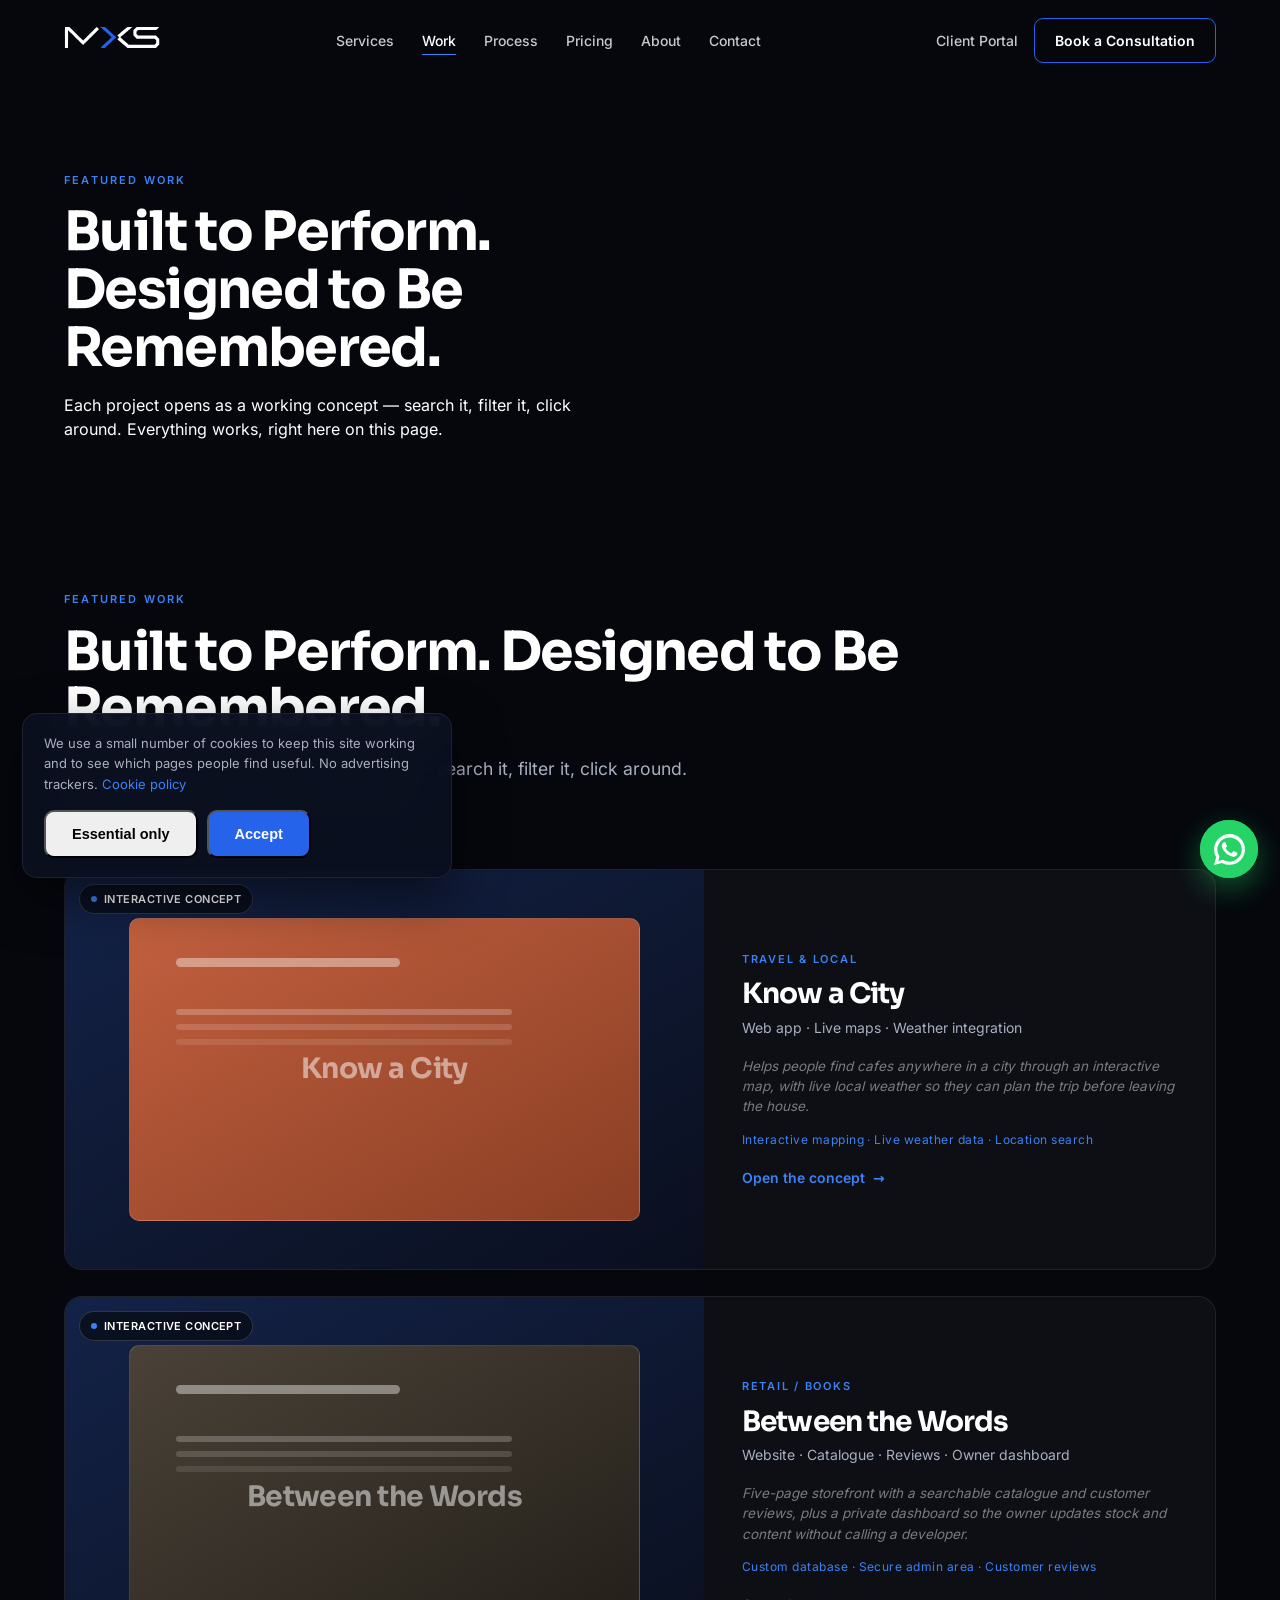
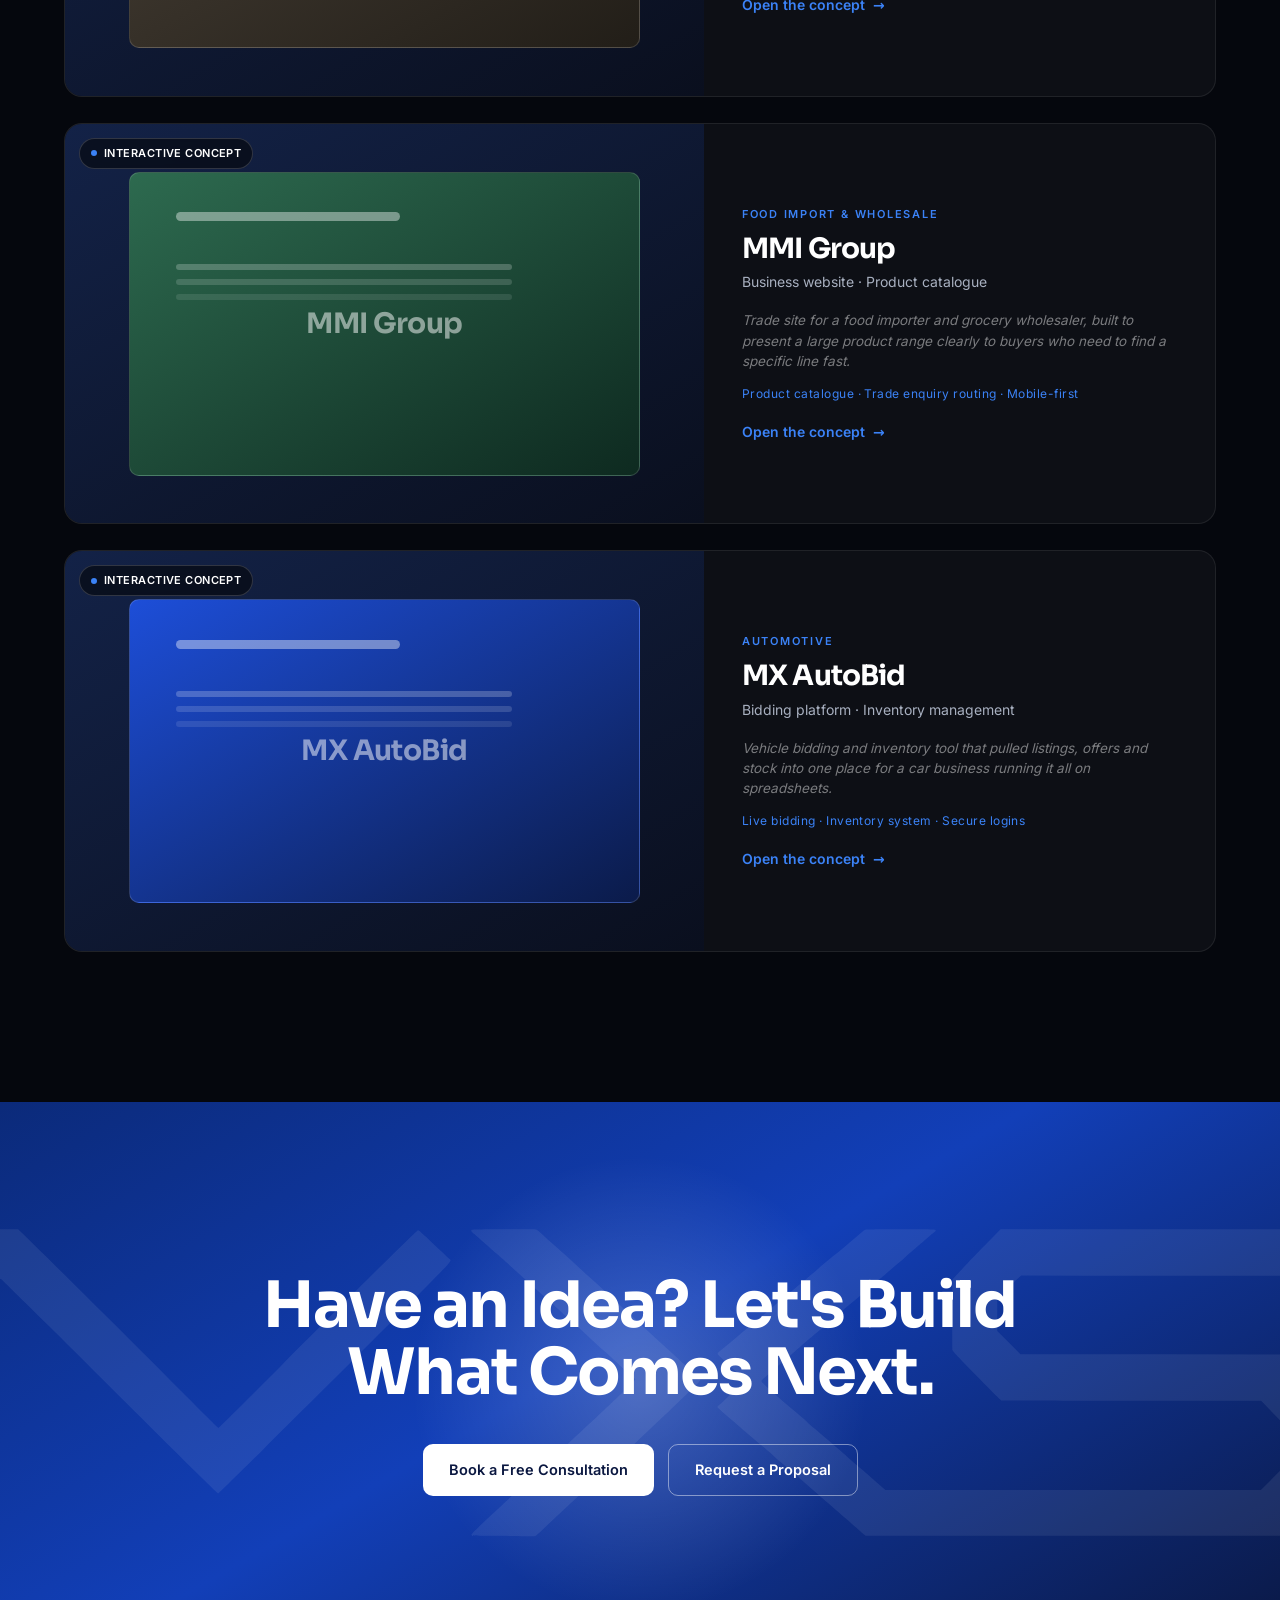
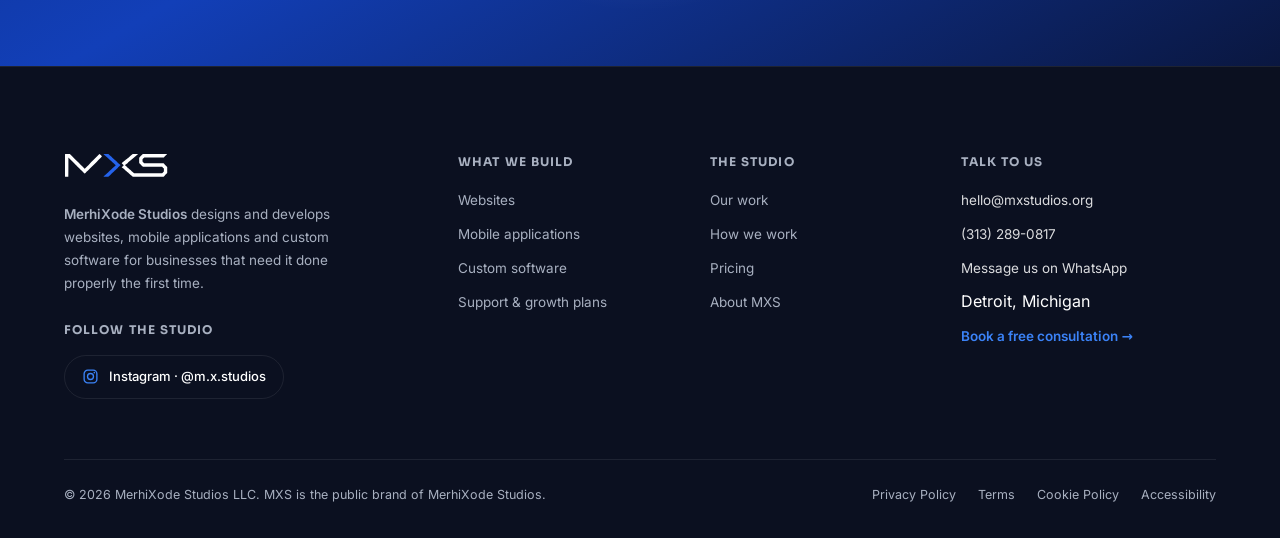
<file: work.html>
<!DOCTYPE html><html lang="en"><head><meta charset="utf-8">
<meta name="viewport" content="width=device-width,initial-scale=1">
<title>Our Work — MXS | Interactive Concepts</title>
<meta name="description" content="Interactive concept builds by MXS — open any project and click around. Everything works.">
<link rel="canonical" href="https://mxstudios.org/work.html">
<link rel="icon" type="image/svg+xml" href="/favicon.svg">
<link rel="icon" type="image/png" sizes="32x32" href="/favicon-32.png">
<link rel="icon" type="image/png" sizes="16x16" href="/favicon-16.png">
<link rel="apple-touch-icon" href="/apple-touch-icon.png">
<meta name="theme-color" content="#06070B">
<meta property="og:type" content="website">
<meta property="og:site_name" content="MXS — MerhiXode Studios">
<meta property="og:title" content="Our Work — MXS | Interactive Concepts">
<meta property="og:description" content="Fixed price, fixed date, pricing published openly. Websites from $149/month &mdash; design, hosting and care in one plan. Apps &amp; custom software at fixed quotes. Built in Detroit.">
<meta property="og:url" content="https://mxstudios.org/work.html">
<meta property="og:image" content="https://mxstudios.org/og.png">
<meta property="og:image:width" content="1200">
<meta property="og:image:height" content="630">
<meta name="twitter:card" content="summary_large_image">
<meta name="twitter:title" content="Our Work — MXS | Interactive Concepts">
<meta name="twitter:description" content="Websites from $149/month. Apps &amp; custom software at fixed quotes. Pricing published openly.">
<meta name="twitter:image" content="https://mxstudios.org/og.png">
<link rel="stylesheet" href="styles.css">
</head><body>
<!-- ============ 2. NAV ============ -->
<header id="hdr"><div class="nav">
  <a href="index.html"><svg class="logo" viewBox="0 0 2712 640" ><path d="M27.2 618.8C26.3 617.9 26.0 550.9 26.0 323.4C26.0 57.2 26.1 29.0 27.6 27.6C29.0 26.2 36.0 26.0 90.2 26.0L151.3 26.0L165.4 39.7C228.8 101.6 364.4 236.2 467.9 340.2C506.7 379.2 538.9 411.0 539.5 411.0C540.1 411.0 594.1 357.3 659.6 291.8C803.0 148.0 923.6 28.6 925.9 28.2C927.5 27.9 934.5 34.3 970.4 68.4C979.1 76.7 986.9 83.9 987.6 84.3C991.8 86.7 989.6 89.4 945.3 134.2C840.2 240.6 541.4 537.4 539.0 537.8C537.6 538.0 495.9 497.1 390.3 391.7C309.6 311.2 229.6 231.7 212.5 214.9C137.9 141.6 125.4 129.3 122.0 125.8C120.0 123.6 117.5 122.0 116.3 122.0L114.0 122.0L114.0 369.7C114.0 549.8 113.7 617.7 112.9 618.7C111.3 620.5 29.0 620.6 27.2 618.8Z" fill="#fff" fill-rule="evenodd"/><path d="M1785.8 613.8C1781.8 610.3 1768.6 598.8 1756.5 588.0C1744.4 577.3 1730.0 564.7 1724.5 560.0C1719.0 555.3 1705.8 543.9 1695.1 534.5C1673.9 516.0 1643.4 489.6 1630.0 478.4C1625.3 474.5 1618.1 468.2 1614.0 464.3C1609.9 460.5 1599.3 451.3 1590.5 444.0C1573.7 429.9 1555.6 414.4 1548.0 407.6C1541.3 401.6 1537.2 398.1 1530.5 392.5C1514.3 379.1 1506.0 371.6 1506.0 370.4C1506.0 369.7 1507.2 368.2 1508.8 367.0C1510.3 365.8 1515.1 361.4 1519.5 357.1C1523.9 352.8 1530.2 346.9 1533.5 344.0C1549.2 330.0 1559.0 320.4 1559.0 319.0C1559.0 318.1 1555.3 314.0 1550.8 309.9C1539.4 299.6 1507.6 269.8 1506.9 268.7C1505.9 267.3 1506.9 264.5 1509.0 263.3C1511.8 261.5 1536.1 241.6 1548.4 231.0C1554.5 225.7 1568.9 213.6 1580.4 204.0C1607.4 181.5 1613.2 176.6 1627.5 164.5C1633.9 159.0 1644.7 150.0 1651.4 144.5C1663.9 134.3 1677.6 122.7 1702.3 101.5C1710.0 94.9 1721.8 85.0 1728.5 79.5C1744.8 66.2 1759.4 54.0 1776.0 39.9C1783.5 33.5 1790.6 27.7 1791.8 27.1C1793.3 26.3 1813.3 26.0 1861.0 26.0C1922.9 26.0 1928.1 26.1 1928.7 27.7C1929.2 28.9 1928.3 30.1 1926.0 31.9C1924.1 33.3 1917.6 38.7 1911.5 43.9C1905.5 49.1 1898.0 55.4 1895.0 57.9C1888.6 63.3 1874.3 75.9 1870.3 79.6C1868.8 81.1 1863.5 85.7 1858.5 89.8C1853.5 94.0 1845.9 100.6 1841.5 104.5C1837.1 108.3 1830.8 113.8 1827.5 116.5C1824.2 119.2 1816.1 126.2 1809.5 132.0C1802.9 137.8 1789.4 149.3 1779.5 157.5C1769.6 165.7 1756.1 177.1 1749.5 182.8C1732.7 197.3 1727.8 201.5 1717.1 210.6C1686.7 236.2 1679.1 242.6 1667.5 252.5C1660.4 258.6 1650.7 266.9 1646.0 271.1C1641.3 275.2 1633.5 281.9 1628.5 286.0C1623.5 290.1 1614.8 297.7 1609.0 303.0C1603.2 308.2 1596.8 313.8 1594.8 315.4C1592.7 317.0 1591.0 319.0 1591.0 320.0C1591.0 321.0 1594.5 324.8 1598.7 328.6C1603.0 332.4 1609.7 338.5 1613.7 342.1C1621.0 348.9 1637.2 362.9 1660.0 382.2C1666.9 388.0 1676.0 395.9 1680.1 399.8C1684.2 403.6 1690.7 409.4 1694.6 412.6C1707.3 423.1 1741.0 452.1 1758.9 468.0C1768.6 476.6 1779.2 485.8 1782.5 488.5C1789.1 493.9 1804.3 507.1 1820.8 521.8L1831.3 531.0L2195.0 531.0L2558.8 531.0L2581.4 508.6C2593.8 496.2 2604.3 485.1 2604.8 483.8C2605.2 482.5 2605.4 464.3 2605.2 443.3L2605.0 405.2L2582.1 381.8L2559.3 358.5L2309.0 358.3C2171.4 358.2 2057.8 357.9 2056.6 357.6C2054.5 357.1 2047.2 349.9 1998.8 300.5C1970.4 271.6 1961.0 261.4 1961.0 259.6C1960.7 190.2 1961.0 124.8 1961.7 123.6C1962.7 121.8 1992.6 89.5 2008.0 73.6C2014.3 67.1 2027.4 53.7 2037.0 43.9L2054.5 26.0L2371.6 26.0C2636.9 26.0 2689.0 26.2 2689.9 27.4C2690.8 28.4 2684.3 35.3 2658.8 60.6C2641.0 78.2 2621.2 97.8 2614.7 104.3L2602.9 116.0L2479.2 116.1C2411.2 116.2 2296.8 116.1 2225.0 116.0L2094.4 115.8L2088.0 121.4C2084.4 124.4 2074.0 134.8 2064.8 144.5L2048.0 162.0L2048.0 192.4L2048.0 222.9L2070.5 245.5L2092.9 268.0L2345.0 268.2L2597.1 268.5L2610.8 282.5C2618.4 290.2 2634.0 306.6 2645.5 319.0C2657.1 331.3 2672.2 347.5 2679.2 354.8L2692.0 368.2L2692.0 445.7L2692.0 523.1L2672.2 543.3C2661.3 554.4 2640.1 576.2 2625.0 591.8L2597.7 620.0L2195.4 620.0L1793.1 620.0L1785.8 613.8Z" fill="#fff" fill-rule="evenodd"/><path d="M1088.0 620.0C1034.0 619.5 1029.5 619.4 1029.5 617.8C1029.5 616.3 1053.8 592.7 1089.5 559.7C1096.7 553.0 1109.5 541.0 1118.0 533.0C1126.5 524.9 1136.7 515.5 1140.5 512.0C1144.3 508.5 1150.4 502.8 1154.0 499.4C1157.6 496.1 1163.2 490.9 1166.5 488.0C1169.8 485.0 1175.2 480.1 1178.5 477.0C1181.8 473.9 1190.6 465.8 1198.0 459.0C1205.4 452.2 1215.8 442.5 1221.0 437.4C1226.2 432.4 1236.8 422.5 1244.5 415.5C1252.2 408.4 1259.2 401.9 1260.1 401.1C1263.0 398.2 1293.4 369.6 1301.5 362.0C1318.0 346.7 1347.0 318.1 1347.0 317.1C1347.0 316.6 1346.4 315.7 1345.6 315.3C1343.9 314.3 1331.2 302.9 1314.7 287.5C1307.6 280.9 1294.5 269.0 1285.6 261.1C1276.8 253.2 1265.9 243.3 1261.5 239.1C1257.1 234.9 1246.5 225.2 1238.1 217.5C1229.6 209.8 1215.5 197.0 1206.7 189.0C1198.0 181.0 1185.1 169.3 1178.0 163.0C1156.4 143.6 1130.7 120.4 1107.6 99.5C1095.4 88.5 1082.1 76.6 1078.0 73.1C1073.9 69.5 1062.7 59.6 1053.2 51.1C1043.6 42.5 1034.3 34.4 1032.4 33.1C1030.0 31.4 1029.0 30.0 1029.2 28.6C1029.5 26.5 1029.5 26.5 1091.0 26.2C1124.8 26.1 1153.5 26.2 1154.8 26.5C1156.1 26.8 1160.6 30.4 1164.8 34.4C1175.4 44.4 1181.0 49.4 1191.6 58.6C1204.0 69.3 1226.3 89.4 1238.5 101.0C1244.1 106.2 1251.5 113.0 1255.0 116.0C1265.6 125.2 1274.0 132.9 1285.0 143.4C1290.8 149.0 1303.4 160.7 1313.0 169.4C1322.6 178.2 1333.7 188.3 1337.5 191.9C1352.5 206.1 1386.0 237.0 1396.1 246.0C1401.9 251.2 1414.7 262.9 1424.5 272.0C1434.3 281.1 1449.2 294.7 1457.7 302.3C1466.7 310.4 1473.0 316.8 1473.0 317.9C1473.0 318.9 1468.6 323.9 1463.2 329.1C1457.9 334.2 1443.0 348.6 1430.1 361.0C1417.2 373.4 1406.0 384.2 1405.1 385.0C1404.2 385.8 1399.2 390.6 1393.9 395.5C1388.7 400.4 1380.6 408.1 1376.0 412.5C1371.3 416.9 1360.0 427.5 1351.0 436.1C1341.9 444.8 1331.6 454.4 1328.0 457.6C1324.5 460.9 1313.7 470.9 1304.0 480.0C1294.4 489.1 1280.2 502.3 1272.5 509.5C1264.8 516.6 1254.5 526.3 1249.5 531.1C1244.5 535.8 1234.2 545.4 1226.5 552.5C1210.9 566.9 1194.3 582.4 1170.7 604.6C1154.1 620.2 1153.1 621.0 1149.0 620.7C1147.6 620.6 1120.2 620.3 1088.0 620.0Z" fill="#2563EB" fill-rule="evenodd"/></svg></a>
  <ul>
    <li><a href="services.html">Services</a></li><li><a class="act" href="work.html">Work</a></li>
    <li><a href="about.html#process">Process</a></li><li><a href="pricing.html">Pricing</a></li>
    <li><a href="about.html">About</a></li><li><a href="contact.html">Contact</a></li>
  </ul>
  <div class="right">
    <a class="portal" href="contact.html">Client Portal</a>
    <a class="consult" href="contact.html#cta">Book a Consultation</a>
    <span class="burger"><i></i><i></i><i></i></span>
  </div>
</div></header>


<section class="page-head"><div class="wrap"><div class="eyebrow">Featured work</div><h1>Built to Perform.<br>Designed to Be Remembered.</h1><p class="lede">Each project opens as a working concept &mdash; search it, filter it, click around. Everything works, right here on this page.</p></div></section>
<!-- ============ 6. WORK ============ -->
<section class="sec" id="work"><div class="wrap">
  <div class="eyebrow">Featured work</div>
  <h2>Built to Perform. Designed to Be Remembered.</h2>
  <p class="lede">Each project opens as a working concept &mdash; search it, filter it, click around. Everything works, right here on this page.</p>
  <div class="wks"><article class="wk" tabindex="0" role="button" aria-label="Preview Know a City" data-preview="know">
  <div class="wk-img"><span class="wk-live"><i></i>Interactive concept</span><div class="wk-mock"><span class="wk-nm">Know a City</span></div>
    <span class="wk-eye">Try the concept</span></div>
  <div class="wk-meta"><span class="ind">Travel & Local</span><h3>Know a City</h3><p class="srv">Web app · Live maps · Weather integration</p>
  <p class="res">Helps people find cafes anywhere in a city through an interactive map, with live local weather so they can plan the trip before leaving the house.</p><p class="stack">Interactive mapping · Live weather data · Location search</p>
  <a class="lnk wk-open" href="#work">Open the concept <i>&rarr;</i></a></div></article><article class="wk" tabindex="0" role="button" aria-label="Preview Between the Words" data-preview="btw">
  <div class="wk-img"><span class="wk-live"><i></i>Interactive concept</span><div class="wk-mock"><span class="wk-nm">Between the Words</span></div>
    <span class="wk-eye">Try the concept</span></div>
  <div class="wk-meta"><span class="ind">Retail / Books</span><h3>Between the Words</h3><p class="srv">Website · Catalogue · Reviews · Owner dashboard</p>
  <p class="res">Five-page storefront with a searchable catalogue and customer reviews, plus a private dashboard so the owner updates stock and content without calling a developer.</p><p class="stack">Custom database · Secure admin area · Customer reviews</p>
  <a class="lnk wk-open" href="#work">Open the concept <i>&rarr;</i></a></div></article><article class="wk" tabindex="0" role="button" aria-label="Preview MMI Group" data-preview="mmi">
  <div class="wk-img"><span class="wk-live"><i></i>Interactive concept</span><div class="wk-mock"><span class="wk-nm">MMI Group</span></div>
    <span class="wk-eye">Try the concept</span></div>
  <div class="wk-meta"><span class="ind">Food Import & Wholesale</span><h3>MMI Group</h3><p class="srv">Business website · Product catalogue</p>
  <p class="res">Trade site for a food importer and grocery wholesaler, built to present a large product range clearly to buyers who need to find a specific line fast.</p><p class="stack">Product catalogue · Trade enquiry routing · Mobile-first</p>
  <a class="lnk wk-open" href="#work">Open the concept <i>&rarr;</i></a></div></article><article class="wk" tabindex="0" role="button" aria-label="Preview MX AutoBid" data-preview="autobid">
  <div class="wk-img"><span class="wk-live"><i></i>Interactive concept</span><div class="wk-mock"><span class="wk-nm">MX AutoBid</span></div>
    <span class="wk-eye">Try the concept</span></div>
  <div class="wk-meta"><span class="ind">Automotive</span><h3>MX AutoBid</h3><p class="srv">Bidding platform · Inventory management</p>
  <p class="res">Vehicle bidding and inventory tool that pulled listings, offers and stock into one place for a car business running it all on spreadsheets.</p><p class="stack">Live bidding · Inventory system · Secure logins</p>
  <a class="lnk wk-open" href="#work">Open the concept <i>&rarr;</i></a></div></article></div>
</div></section>


<!-- ============ PROJECT PREVIEW ============ -->
<div class="pvwrap" id="pvWrap" aria-hidden="true">
  <div class="pv-back" data-pvclose></div>
  <div class="pv-shell" role="dialog" aria-modal="true" aria-labelledby="pvUrl">
    <div class="pv-bar">
      <div class="pv-dots"><i></i><i></i><i></i></div>
      <div class="pv-url" id="pvUrl">preview</div>
      <div class="pv-tools">
        <button class="pv-dev on" data-dev="desk" type="button">Desktop</button>
        <button class="pv-dev" data-dev="mob" type="button">Mobile</button>
        <button class="pv-x" data-pvclose type="button" aria-label="Close preview">&#10005;</button>
      </div>
    </div>
    <div class="pv-view" id="pvView">
      <div class="pv-scroll" id="pvScroll"><div class="pvsite pv-kc" data-site="know" data-url="knowacity.app">
<div class="kc-bar">
  <div class="kc-logo">Know a <span>City</span></div>
  <div class="kc-cities" id="kcCities"></div>
  <div class="kc-wx"><i class="kc-sun"></i><span id="kcWx"></span></div>
</div>
<div class="kc-tools">
  <label class="kc-srch"><span class="kc-pin"></span>
    <input id="kcSearch" type="text" placeholder="Search caf&eacute;s by name&hellip;" autocomplete="off"></label>
  <div class="kc-chips" id="kcChips"></div>
</div>
<div class="kc-main">
  <div class="kc-list"><div class="kc-cnt" id="kcCount"></div><div id="kcItems"></div></div>
  <div class="kc-maparea" id="kcMap">
    <div class="kc-info off" id="kcInfo"></div>
  </div>
</div>
<div class="kc-ftr"><span>Know a City &middot; concept build</span><span>Search &middot; filter &middot; click a pin or a caf&eacute;</span></div>
</div><div class="pvsite pv-bw" data-site="btw" data-url="betweenthewords.shop">
<nav class="pvnav"><div class="bw-logo">Between the Words</div>
<ul><li><a href="#">Shop</a></li><li><a href="#">Events</a></li><li><a href="#">Reviews</a></li><li><a href="#">About</a></li></ul>
<button class="bw-bkt" id="bwBkt" type="button">Basket &middot; 0</button></nav>
<div class="bw-strip">Free delivery over $40 &middot; reserve in store, collect same day</div>
<div class="bw-shop">
  <aside class="bw-side"><h5>Browse</h5><div id="bwGenres"></div>
    <div class="bw-note">Every title carries a note from the person who read it. Click any cover to see it.</div>
  </aside>
  <div class="bw-body">
    <div class="bw-focus" id="bwFocus"></div>
    <div class="bw-hd"><h2 id="bwHead">All titles</h2><span id="bwCount"></span></div>
    <div class="pvgrid" id="bwGrid"></div>
  </div>
</div>
<footer class="bw-ft"><span>&copy; Between the Words</span><span>Shop &middot; Events &middot; Returns &middot; Contact</span></footer>
</div><div class="pvsite pv-mmi" data-site="mmi" data-url="trade.mmigroup.com">
<nav class="pvnav"><div class="mmi-logo"><span class="mmi-mk"></span>MMI Group &middot; Trade</div>
<ul><li><a href="#">Catalogue</a></li><li><a href="#">Orders</a></li><li><a href="#">Logistics</a></li><li><a href="#">Account</a></li></ul>
<a class="pvbtn" href="#">Signed in &middot; Wholesale</a></nav>
<div class="mmi-strip">
  <div><h1>Trade catalogue</h1><p>Live wholesale pricing for approved accounts. Add lines to build a mixed pallet.</p></div>
  <div class="mmi-kn"><b>400+</b><span>Active lines</span></div>
  <div class="mmi-kn"><b>19</b><span>Origin countries</span></div>
  <div class="mmi-kn"><b>72h</b><span>Order to dispatch</span></div>
</div>
<div class="mmi-cattabs" id="mmiTabs"></div>
<div class="mmi-cat-body">
  <p class="mmi-cd" id="mmiDesc"></p>
  <div class="mmi-tbl" id="mmiTbl"></div>
</div>
<div class="mmi-pallet" id="mmiPallet">
  <p><b id="mmiPCount">0 lines</b> on your pallet &middot; <span id="mmiPWt">0 kg</span> estimated</p>
  <button class="pvbtn" type="button" id="mmiQuote">Request quote</button>
</div>
<footer class="mmi-ft"><span>&copy; MMI Group &middot; Import &amp; Wholesale</span><span>Catalogue &middot; Logistics &middot; Terms</span></footer>
</div>
<div class="pvsite pv-ab" data-site="autobid" data-url="app.mxautobid.com/dashboard">
<div class="ab-top"><div class="ab-logo"><span class="ab-mk"></span>MX AutoBid</div>
<div class="ab-tabs"><span class="on">Dashboard</span><span>Auctions</span><span>Inventory</span><span>Bidders</span><span>Reports</span></div>
<div class="ab-usr"><span>Merhi Motors</span><span class="ab-av"></span></div></div>

<div class="ab-body">
<div class="ab-h"><div><h1>Good afternoon, Moustapha</h1>
<p>3 auctions closing in the next hour · 2 lots need reserve confirmation</p></div>
<a class="ab-btn" href="#">List a vehicle</a></div>

<div class="pv4">
<div class="ab-kpi"><span>ACTIVE LOTS</span><b>34</b><i>&uarr; 6 this week</i></div>
<div class="ab-kpi"><span>BIDS TODAY</span><b>281</b><i>&uarr; 18%</i></div>
<div class="ab-kpi"><span>AVG SALE PRICE</span><b>$29.4k</b><i>&uarr; 3.1%</i></div>
<div class="ab-kpi"><span>UNSOLD RATE</span><b>11%</b><i class="dn">&darr; 2.4%</i></div>
</div>

<p class="ab-sh">Closing soon</p>
<div class="pv3"><article class="ab-lot"><div class="ab-ph" style="background:linear-gradient(150deg,#3A4A63,#1E2838)"><span class="ab-live"><i></i>LIVE</span><span class="ab-clk">00:04:18</span></div><div class="ab-lb"><h4>2021 BMW M340i</h4><p>38,412 mi · Detroit, MI</p><div class="ab-bid"><div><span>Current bid · 14 bidders</span><b>$41,250</b></div><em>Place bid</em></div></div></article><article class="ab-lot"><div class="ab-ph" style="background:linear-gradient(150deg,#5A3A32,#2E1D18)"><span class="ab-live"><i></i>LIVE</span><span class="ab-clk">00:11:52</span></div><div class="ab-lb"><h4>2019 Ram 1500 Laramie</h4><p>61,980 mi · Toledo, OH</p><div class="ab-bid"><div><span>Current bid · 9 bidders</span><b>$28,900</b></div><em>Place bid</em></div></div></article><article class="ab-lot"><div class="ab-ph" style="background:linear-gradient(150deg,#3E4A44,#1F2724)"><span class="ab-live"><i></i>LIVE</span><span class="ab-clk">00:26:07</span></div><div class="ab-lb"><h4>2022 Tesla Model 3 LR</h4><p>19,204 mi · Ann Arbor, MI</p><div class="ab-bid"><div><span>Current bid · 21 bidders</span><b>$33,700</b></div><em>Place bid</em></div></div></article></div>

<p class="ab-sh">Inventory</p>
<div class="ab-tbl">
<div class="ab-tr hd"><div>Vehicle</div><div>Status</div><div>High bid</div><div>Activity</div><div></div></div>
<div class="ab-tr"><div class="ab-vin"><span class="ab-sw" style="background:#42506B"></span><div><b>2020 Audi Q5 Premium</b><span>WA1BNAFY6L2</span></div></div><div><span class="ab-pill b">Live</span></div><div>$34,100</div><div>6 bids</div><div style="color:#7C8AA5">View</div></div><div class="ab-tr"><div class="ab-vin"><span class="ab-sw" style="background:#6B4A3A"></span><div><b>2018 Ford F-150 XLT</b><span>1FTEW1EP4JF</span></div></div><div><span class="ab-pill g">Reserve met</span></div><div>$24,750</div><div>11 bids</div><div style="color:#7C8AA5">View</div></div><div class="ab-tr"><div class="ab-vin"><span class="ab-sw" style="background:#3F5B4C"></span><div><b>2021 Honda CR-V EX-L</b><span>2HKRW2H85MH</span></div></div><div><span class="ab-pill b">Live</span></div><div>$27,400</div><div>4 bids</div><div style="color:#7C8AA5">View</div></div><div class="ab-tr"><div class="ab-vin"><span class="ab-sw" style="background:#5C4A63"></span><div><b>2017 Lexus RX 350</b><span>2T2BZMCA2HC</span></div></div><div><span class="ab-pill y">Ending soon</span></div><div>$21,900</div><div>17 bids</div><div style="color:#7C8AA5">View</div></div><div class="ab-tr"><div class="ab-vin"><span class="ab-sw" style="background:#4A4A52"></span><div><b>2022 Chevrolet Silverado</b><span>1GCUYDED4NZ</span></div></div><div><span class="ab-pill y">Draft</span></div><div>&mdash;</div><div>&mdash;</div><div style="color:#7C8AA5">View</div></div>
</div>
</div>
<div class="ab-ft"><span>MX AutoBid · dealer platform</span><span>Auctions · Inventory · Settlement · Support</span></div>
</div></div>
      <div class="pv-hint" id="pvHint"><em>&darr;</em> Scroll &mdash; and click around, it works</div>
    </div>
    <div class="pv-foot">
      <span>Concept build by MXS &mdash; a design demonstration, not the client&rsquo;s live site</span>
      <a class="btn pri" href="contact.html" data-pvclose>Start a project like this</a>
    </div>
  </div>
</div>


<!-- ============ 13. CTA ============ -->
<section class="cta-sec" id="cta">
  <div class="cta-mark"><svg class="" viewBox="0 0 2712 640" ><path d="M27.2 618.8C26.3 617.9 26.0 550.9 26.0 323.4C26.0 57.2 26.1 29.0 27.6 27.6C29.0 26.2 36.0 26.0 90.2 26.0L151.3 26.0L165.4 39.7C228.8 101.6 364.4 236.2 467.9 340.2C506.7 379.2 538.9 411.0 539.5 411.0C540.1 411.0 594.1 357.3 659.6 291.8C803.0 148.0 923.6 28.6 925.9 28.2C927.5 27.9 934.5 34.3 970.4 68.4C979.1 76.7 986.9 83.9 987.6 84.3C991.8 86.7 989.6 89.4 945.3 134.2C840.2 240.6 541.4 537.4 539.0 537.8C537.6 538.0 495.9 497.1 390.3 391.7C309.6 311.2 229.6 231.7 212.5 214.9C137.9 141.6 125.4 129.3 122.0 125.8C120.0 123.6 117.5 122.0 116.3 122.0L114.0 122.0L114.0 369.7C114.0 549.8 113.7 617.7 112.9 618.7C111.3 620.5 29.0 620.6 27.2 618.8Z" fill="#fff" fill-rule="evenodd"/><path d="M1785.8 613.8C1781.8 610.3 1768.6 598.8 1756.5 588.0C1744.4 577.3 1730.0 564.7 1724.5 560.0C1719.0 555.3 1705.8 543.9 1695.1 534.5C1673.9 516.0 1643.4 489.6 1630.0 478.4C1625.3 474.5 1618.1 468.2 1614.0 464.3C1609.9 460.5 1599.3 451.3 1590.5 444.0C1573.7 429.9 1555.6 414.4 1548.0 407.6C1541.3 401.6 1537.2 398.1 1530.5 392.5C1514.3 379.1 1506.0 371.6 1506.0 370.4C1506.0 369.7 1507.2 368.2 1508.8 367.0C1510.3 365.8 1515.1 361.4 1519.5 357.1C1523.9 352.8 1530.2 346.9 1533.5 344.0C1549.2 330.0 1559.0 320.4 1559.0 319.0C1559.0 318.1 1555.3 314.0 1550.8 309.9C1539.4 299.6 1507.6 269.8 1506.9 268.7C1505.9 267.3 1506.9 264.5 1509.0 263.3C1511.8 261.5 1536.1 241.6 1548.4 231.0C1554.5 225.7 1568.9 213.6 1580.4 204.0C1607.4 181.5 1613.2 176.6 1627.5 164.5C1633.9 159.0 1644.7 150.0 1651.4 144.5C1663.9 134.3 1677.6 122.7 1702.3 101.5C1710.0 94.9 1721.8 85.0 1728.5 79.5C1744.8 66.2 1759.4 54.0 1776.0 39.9C1783.5 33.5 1790.6 27.7 1791.8 27.1C1793.3 26.3 1813.3 26.0 1861.0 26.0C1922.9 26.0 1928.1 26.1 1928.7 27.7C1929.2 28.9 1928.3 30.1 1926.0 31.9C1924.1 33.3 1917.6 38.7 1911.5 43.9C1905.5 49.1 1898.0 55.4 1895.0 57.9C1888.6 63.3 1874.3 75.9 1870.3 79.6C1868.8 81.1 1863.5 85.7 1858.5 89.8C1853.5 94.0 1845.9 100.6 1841.5 104.5C1837.1 108.3 1830.8 113.8 1827.5 116.5C1824.2 119.2 1816.1 126.2 1809.5 132.0C1802.9 137.8 1789.4 149.3 1779.5 157.5C1769.6 165.7 1756.1 177.1 1749.5 182.8C1732.7 197.3 1727.8 201.5 1717.1 210.6C1686.7 236.2 1679.1 242.6 1667.5 252.5C1660.4 258.6 1650.7 266.9 1646.0 271.1C1641.3 275.2 1633.5 281.9 1628.5 286.0C1623.5 290.1 1614.8 297.7 1609.0 303.0C1603.2 308.2 1596.8 313.8 1594.8 315.4C1592.7 317.0 1591.0 319.0 1591.0 320.0C1591.0 321.0 1594.5 324.8 1598.7 328.6C1603.0 332.4 1609.7 338.5 1613.7 342.1C1621.0 348.9 1637.2 362.9 1660.0 382.2C1666.9 388.0 1676.0 395.9 1680.1 399.8C1684.2 403.6 1690.7 409.4 1694.6 412.6C1707.3 423.1 1741.0 452.1 1758.9 468.0C1768.6 476.6 1779.2 485.8 1782.5 488.5C1789.1 493.9 1804.3 507.1 1820.8 521.8L1831.3 531.0L2195.0 531.0L2558.8 531.0L2581.4 508.6C2593.8 496.2 2604.3 485.1 2604.8 483.8C2605.2 482.5 2605.4 464.3 2605.2 443.3L2605.0 405.2L2582.1 381.8L2559.3 358.5L2309.0 358.3C2171.4 358.2 2057.8 357.9 2056.6 357.6C2054.5 357.1 2047.2 349.9 1998.8 300.5C1970.4 271.6 1961.0 261.4 1961.0 259.6C1960.7 190.2 1961.0 124.8 1961.7 123.6C1962.7 121.8 1992.6 89.5 2008.0 73.6C2014.3 67.1 2027.4 53.7 2037.0 43.9L2054.5 26.0L2371.6 26.0C2636.9 26.0 2689.0 26.2 2689.9 27.4C2690.8 28.4 2684.3 35.3 2658.8 60.6C2641.0 78.2 2621.2 97.8 2614.7 104.3L2602.9 116.0L2479.2 116.1C2411.2 116.2 2296.8 116.1 2225.0 116.0L2094.4 115.8L2088.0 121.4C2084.4 124.4 2074.0 134.8 2064.8 144.5L2048.0 162.0L2048.0 192.4L2048.0 222.9L2070.5 245.5L2092.9 268.0L2345.0 268.2L2597.1 268.5L2610.8 282.5C2618.4 290.2 2634.0 306.6 2645.5 319.0C2657.1 331.3 2672.2 347.5 2679.2 354.8L2692.0 368.2L2692.0 445.7L2692.0 523.1L2672.2 543.3C2661.3 554.4 2640.1 576.2 2625.0 591.8L2597.7 620.0L2195.4 620.0L1793.1 620.0L1785.8 613.8Z" fill="#fff" fill-rule="evenodd"/><path d="M1088.0 620.0C1034.0 619.5 1029.5 619.4 1029.5 617.8C1029.5 616.3 1053.8 592.7 1089.5 559.7C1096.7 553.0 1109.5 541.0 1118.0 533.0C1126.5 524.9 1136.7 515.5 1140.5 512.0C1144.3 508.5 1150.4 502.8 1154.0 499.4C1157.6 496.1 1163.2 490.9 1166.5 488.0C1169.8 485.0 1175.2 480.1 1178.5 477.0C1181.8 473.9 1190.6 465.8 1198.0 459.0C1205.4 452.2 1215.8 442.5 1221.0 437.4C1226.2 432.4 1236.8 422.5 1244.5 415.5C1252.2 408.4 1259.2 401.9 1260.1 401.1C1263.0 398.2 1293.4 369.6 1301.5 362.0C1318.0 346.7 1347.0 318.1 1347.0 317.1C1347.0 316.6 1346.4 315.7 1345.6 315.3C1343.9 314.3 1331.2 302.9 1314.7 287.5C1307.6 280.9 1294.5 269.0 1285.6 261.1C1276.8 253.2 1265.9 243.3 1261.5 239.1C1257.1 234.9 1246.5 225.2 1238.1 217.5C1229.6 209.8 1215.5 197.0 1206.7 189.0C1198.0 181.0 1185.1 169.3 1178.0 163.0C1156.4 143.6 1130.7 120.4 1107.6 99.5C1095.4 88.5 1082.1 76.6 1078.0 73.1C1073.9 69.5 1062.7 59.6 1053.2 51.1C1043.6 42.5 1034.3 34.4 1032.4 33.1C1030.0 31.4 1029.0 30.0 1029.2 28.6C1029.5 26.5 1029.5 26.5 1091.0 26.2C1124.8 26.1 1153.5 26.2 1154.8 26.5C1156.1 26.8 1160.6 30.4 1164.8 34.4C1175.4 44.4 1181.0 49.4 1191.6 58.6C1204.0 69.3 1226.3 89.4 1238.5 101.0C1244.1 106.2 1251.5 113.0 1255.0 116.0C1265.6 125.2 1274.0 132.9 1285.0 143.4C1290.8 149.0 1303.4 160.7 1313.0 169.4C1322.6 178.2 1333.7 188.3 1337.5 191.9C1352.5 206.1 1386.0 237.0 1396.1 246.0C1401.9 251.2 1414.7 262.9 1424.5 272.0C1434.3 281.1 1449.2 294.7 1457.7 302.3C1466.7 310.4 1473.0 316.8 1473.0 317.9C1473.0 318.9 1468.6 323.9 1463.2 329.1C1457.9 334.2 1443.0 348.6 1430.1 361.0C1417.2 373.4 1406.0 384.2 1405.1 385.0C1404.2 385.8 1399.2 390.6 1393.9 395.5C1388.7 400.4 1380.6 408.1 1376.0 412.5C1371.3 416.9 1360.0 427.5 1351.0 436.1C1341.9 444.8 1331.6 454.4 1328.0 457.6C1324.5 460.9 1313.7 470.9 1304.0 480.0C1294.4 489.1 1280.2 502.3 1272.5 509.5C1264.8 516.6 1254.5 526.3 1249.5 531.1C1244.5 535.8 1234.2 545.4 1226.5 552.5C1210.9 566.9 1194.3 582.4 1170.7 604.6C1154.1 620.2 1153.1 621.0 1149.0 620.7C1147.6 620.6 1120.2 620.3 1088.0 620.0Z" fill="#fff" fill-rule="evenodd"/></svg></div>
  <div class="cta-light" id="ctaLight"></div>
  <div class="wrap">
    <h2>Have an Idea? Let's Build What Comes Next.</h2>
    <div class="cta">
      <a class="btn pri" href="https://wa.me/13132890817?text=Hi%20MXS%2C%20I%27d%20like%20to%20discuss%20a%20project" target="_blank" rel="noopener">Book a Free Consultation</a>
      <a class="btn ghost" href="contact.html">Request a Proposal</a>
    </div>
  </div>
</section>


<!-- ============ 14. FOOTER ============ -->
<footer><div class="wrap">
  <div class="fgrid">
    <div class="fbrand">
      <svg class="logo" viewBox="0 0 2712 640" ><path d="M27.2 618.8C26.3 617.9 26.0 550.9 26.0 323.4C26.0 57.2 26.1 29.0 27.6 27.6C29.0 26.2 36.0 26.0 90.2 26.0L151.3 26.0L165.4 39.7C228.8 101.6 364.4 236.2 467.9 340.2C506.7 379.2 538.9 411.0 539.5 411.0C540.1 411.0 594.1 357.3 659.6 291.8C803.0 148.0 923.6 28.6 925.9 28.2C927.5 27.9 934.5 34.3 970.4 68.4C979.1 76.7 986.9 83.9 987.6 84.3C991.8 86.7 989.6 89.4 945.3 134.2C840.2 240.6 541.4 537.4 539.0 537.8C537.6 538.0 495.9 497.1 390.3 391.7C309.6 311.2 229.6 231.7 212.5 214.9C137.9 141.6 125.4 129.3 122.0 125.8C120.0 123.6 117.5 122.0 116.3 122.0L114.0 122.0L114.0 369.7C114.0 549.8 113.7 617.7 112.9 618.7C111.3 620.5 29.0 620.6 27.2 618.8Z" fill="#fff" fill-rule="evenodd"/><path d="M1785.8 613.8C1781.8 610.3 1768.6 598.8 1756.5 588.0C1744.4 577.3 1730.0 564.7 1724.5 560.0C1719.0 555.3 1705.8 543.9 1695.1 534.5C1673.9 516.0 1643.4 489.6 1630.0 478.4C1625.3 474.5 1618.1 468.2 1614.0 464.3C1609.9 460.5 1599.3 451.3 1590.5 444.0C1573.7 429.9 1555.6 414.4 1548.0 407.6C1541.3 401.6 1537.2 398.1 1530.5 392.5C1514.3 379.1 1506.0 371.6 1506.0 370.4C1506.0 369.7 1507.2 368.2 1508.8 367.0C1510.3 365.8 1515.1 361.4 1519.5 357.1C1523.9 352.8 1530.2 346.9 1533.5 344.0C1549.2 330.0 1559.0 320.4 1559.0 319.0C1559.0 318.1 1555.3 314.0 1550.8 309.9C1539.4 299.6 1507.6 269.8 1506.9 268.7C1505.9 267.3 1506.9 264.5 1509.0 263.3C1511.8 261.5 1536.1 241.6 1548.4 231.0C1554.5 225.7 1568.9 213.6 1580.4 204.0C1607.4 181.5 1613.2 176.6 1627.5 164.5C1633.9 159.0 1644.7 150.0 1651.4 144.5C1663.9 134.3 1677.6 122.7 1702.3 101.5C1710.0 94.9 1721.8 85.0 1728.5 79.5C1744.8 66.2 1759.4 54.0 1776.0 39.9C1783.5 33.5 1790.6 27.7 1791.8 27.1C1793.3 26.3 1813.3 26.0 1861.0 26.0C1922.9 26.0 1928.1 26.1 1928.7 27.7C1929.2 28.9 1928.3 30.1 1926.0 31.9C1924.1 33.3 1917.6 38.7 1911.5 43.9C1905.5 49.1 1898.0 55.4 1895.0 57.9C1888.6 63.3 1874.3 75.9 1870.3 79.6C1868.8 81.1 1863.5 85.7 1858.5 89.8C1853.5 94.0 1845.9 100.6 1841.5 104.5C1837.1 108.3 1830.8 113.8 1827.5 116.5C1824.2 119.2 1816.1 126.2 1809.5 132.0C1802.9 137.8 1789.4 149.3 1779.5 157.5C1769.6 165.7 1756.1 177.1 1749.5 182.8C1732.7 197.3 1727.8 201.5 1717.1 210.6C1686.7 236.2 1679.1 242.6 1667.5 252.5C1660.4 258.6 1650.7 266.9 1646.0 271.1C1641.3 275.2 1633.5 281.9 1628.5 286.0C1623.5 290.1 1614.8 297.7 1609.0 303.0C1603.2 308.2 1596.8 313.8 1594.8 315.4C1592.7 317.0 1591.0 319.0 1591.0 320.0C1591.0 321.0 1594.5 324.8 1598.7 328.6C1603.0 332.4 1609.7 338.5 1613.7 342.1C1621.0 348.9 1637.2 362.9 1660.0 382.2C1666.9 388.0 1676.0 395.9 1680.1 399.8C1684.2 403.6 1690.7 409.4 1694.6 412.6C1707.3 423.1 1741.0 452.1 1758.9 468.0C1768.6 476.6 1779.2 485.8 1782.5 488.5C1789.1 493.9 1804.3 507.1 1820.8 521.8L1831.3 531.0L2195.0 531.0L2558.8 531.0L2581.4 508.6C2593.8 496.2 2604.3 485.1 2604.8 483.8C2605.2 482.5 2605.4 464.3 2605.2 443.3L2605.0 405.2L2582.1 381.8L2559.3 358.5L2309.0 358.3C2171.4 358.2 2057.8 357.9 2056.6 357.6C2054.5 357.1 2047.2 349.9 1998.8 300.5C1970.4 271.6 1961.0 261.4 1961.0 259.6C1960.7 190.2 1961.0 124.8 1961.7 123.6C1962.7 121.8 1992.6 89.5 2008.0 73.6C2014.3 67.1 2027.4 53.7 2037.0 43.9L2054.5 26.0L2371.6 26.0C2636.9 26.0 2689.0 26.2 2689.9 27.4C2690.8 28.4 2684.3 35.3 2658.8 60.6C2641.0 78.2 2621.2 97.8 2614.7 104.3L2602.9 116.0L2479.2 116.1C2411.2 116.2 2296.8 116.1 2225.0 116.0L2094.4 115.8L2088.0 121.4C2084.4 124.4 2074.0 134.8 2064.8 144.5L2048.0 162.0L2048.0 192.4L2048.0 222.9L2070.5 245.5L2092.9 268.0L2345.0 268.2L2597.1 268.5L2610.8 282.5C2618.4 290.2 2634.0 306.6 2645.5 319.0C2657.1 331.3 2672.2 347.5 2679.2 354.8L2692.0 368.2L2692.0 445.7L2692.0 523.1L2672.2 543.3C2661.3 554.4 2640.1 576.2 2625.0 591.8L2597.7 620.0L2195.4 620.0L1793.1 620.0L1785.8 613.8Z" fill="#fff" fill-rule="evenodd"/><path d="M1088.0 620.0C1034.0 619.5 1029.5 619.4 1029.5 617.8C1029.5 616.3 1053.8 592.7 1089.5 559.7C1096.7 553.0 1109.5 541.0 1118.0 533.0C1126.5 524.9 1136.7 515.5 1140.5 512.0C1144.3 508.5 1150.4 502.8 1154.0 499.4C1157.6 496.1 1163.2 490.9 1166.5 488.0C1169.8 485.0 1175.2 480.1 1178.5 477.0C1181.8 473.9 1190.6 465.8 1198.0 459.0C1205.4 452.2 1215.8 442.5 1221.0 437.4C1226.2 432.4 1236.8 422.5 1244.5 415.5C1252.2 408.4 1259.2 401.9 1260.1 401.1C1263.0 398.2 1293.4 369.6 1301.5 362.0C1318.0 346.7 1347.0 318.1 1347.0 317.1C1347.0 316.6 1346.4 315.7 1345.6 315.3C1343.9 314.3 1331.2 302.9 1314.7 287.5C1307.6 280.9 1294.5 269.0 1285.6 261.1C1276.8 253.2 1265.9 243.3 1261.5 239.1C1257.1 234.9 1246.5 225.2 1238.1 217.5C1229.6 209.8 1215.5 197.0 1206.7 189.0C1198.0 181.0 1185.1 169.3 1178.0 163.0C1156.4 143.6 1130.7 120.4 1107.6 99.5C1095.4 88.5 1082.1 76.6 1078.0 73.1C1073.9 69.5 1062.7 59.6 1053.2 51.1C1043.6 42.5 1034.3 34.4 1032.4 33.1C1030.0 31.4 1029.0 30.0 1029.2 28.6C1029.5 26.5 1029.5 26.5 1091.0 26.2C1124.8 26.1 1153.5 26.2 1154.8 26.5C1156.1 26.8 1160.6 30.4 1164.8 34.4C1175.4 44.4 1181.0 49.4 1191.6 58.6C1204.0 69.3 1226.3 89.4 1238.5 101.0C1244.1 106.2 1251.5 113.0 1255.0 116.0C1265.6 125.2 1274.0 132.9 1285.0 143.4C1290.8 149.0 1303.4 160.7 1313.0 169.4C1322.6 178.2 1333.7 188.3 1337.5 191.9C1352.5 206.1 1386.0 237.0 1396.1 246.0C1401.9 251.2 1414.7 262.9 1424.5 272.0C1434.3 281.1 1449.2 294.7 1457.7 302.3C1466.7 310.4 1473.0 316.8 1473.0 317.9C1473.0 318.9 1468.6 323.9 1463.2 329.1C1457.9 334.2 1443.0 348.6 1430.1 361.0C1417.2 373.4 1406.0 384.2 1405.1 385.0C1404.2 385.8 1399.2 390.6 1393.9 395.5C1388.7 400.4 1380.6 408.1 1376.0 412.5C1371.3 416.9 1360.0 427.5 1351.0 436.1C1341.9 444.8 1331.6 454.4 1328.0 457.6C1324.5 460.9 1313.7 470.9 1304.0 480.0C1294.4 489.1 1280.2 502.3 1272.5 509.5C1264.8 516.6 1254.5 526.3 1249.5 531.1C1244.5 535.8 1234.2 545.4 1226.5 552.5C1210.9 566.9 1194.3 582.4 1170.7 604.6C1154.1 620.2 1153.1 621.0 1149.0 620.7C1147.6 620.6 1120.2 620.3 1088.0 620.0Z" fill="#2563EB" fill-rule="evenodd"/></svg>
      <p><b>MerhiXode Studios</b> designs and develops websites, mobile applications and custom
         software for businesses that need it done properly the first time.</p>
      <h5 class="fsoch">Follow the studio</h5>
      <!-- SOCIALS: only live profiles are shown. As each handle is created, add a matching
           <a class="soc"> here. Icon SVGs for LinkedIn/X/Facebook/TikTok/Threads to be added
           with their URLs. -->
      <div class="socials">
        <a class="soc" href="https://www.instagram.com/m.x.studios" target="_blank" rel="noopener" aria-label="MXS on Instagram">
          <svg viewBox="0 0 24 24" fill="none" stroke="currentColor" stroke-width="1.9" stroke-linecap="round">
            <rect x="3" y="3" width="18" height="18" rx="5.2"/>
            <circle cx="12" cy="12" r="4.2"/>
            <circle cx="17.4" cy="6.6" r="1.15" fill="currentColor" stroke="none"/>
          </svg>
          <span>Instagram &middot; @m.x.studios</span>
        </a>
      </div>
    </div>
    <div><h5>What we build</h5><ul>
      <li><a href="services.html">Websites</a></li>
      <li><a href="services.html">Mobile applications</a></li>
      <li><a href="services.html">Custom software</a></li>
      <li><a href="services.html">Support &amp; growth plans</a></li></ul></div>
    <div><h5>The studio</h5><ul>
      <li><a href="#work">Our work</a></li>
      <li><a href="about.html#process">How we work</a></li>
      <li><a href="pricing.html">Pricing</a></li>
      <li><a href="about.html">About MXS</a></li>
      </ul></div>
    <div><h5>Talk to us</h5><ul class="fcontact">
      <li><a href="mailto:hello@mxstudios.org">hello@mxstudios.org</a></li>
      <li><a href="tel:+13132890817">(313) 289-0817</a></li>
      <li><a href="https://wa.me/13132890817?text=Hi%20MXS%2C%20I%27d%20like%20to%20discuss%20a%20project" target="_blank" rel="noopener">Message us on WhatsApp</a></li>
      <li>Detroit, Michigan</li>
      <li><a class="fcta" href="#cta">Book a free consultation &rarr;</a></li></ul></div>
  </div>
  <div class="fbot">
    <span>&copy; 2026 MerhiXode Studios LLC. MXS is the public brand of MerhiXode Studios.</span>
    <span class="lg"><a href="legal.html#privacy">Privacy Policy</a><a href="legal.html#terms">Terms</a>
      <a href="legal.html#cookies">Cookie Policy</a><a href="legal.html#accessibility">Accessibility</a></span>
  </div>
</div></footer>

<div class="ckbar" id="cookiebar">
  <div class="ck-in">
    <p>We use a small number of cookies to keep this site working and to see which pages people find
       useful. No advertising trackers. <a href="legal.html#cookies">Cookie policy</a></p>
    <div class="ck-btns">
      <button class="btn sm" data-ck="reject">Essential only</button>
      <button class="btn sm pri" data-ck="accept">Accept</button>
    </div>
  </div>
</div>

<a class="wa" href="https://wa.me/13132890817?text=Hi%20MXS%2C%20I%27d%20like%20to%20discuss%20a%20project" target="_blank" rel="noopener" aria-label="Message MXS on WhatsApp"><svg viewBox="0 0 24 24"><path d="M17.47 14.38c-.3-.15-1.75-.86-2.02-.96-.27-.1-.47-.15-.67.15-.2.3-.77.96-.94 1.16-.17.2-.35.22-.64.07-.3-.15-1.25-.46-2.38-1.47-.88-.78-1.47-1.75-1.64-2.05-.17-.3-.02-.46.13-.6.13-.13.3-.35.45-.52.15-.17.2-.3.3-.5.1-.2.05-.37-.02-.52-.08-.15-.67-1.6-.92-2.2-.24-.58-.49-.5-.67-.51h-.57c-.2 0-.52.07-.79.37-.27.3-1.04 1.01-1.04 2.47s1.06 2.86 1.21 3.06c.15.2 2.1 3.2 5.08 4.49.71.3 1.26.49 1.69.63.71.22 1.36.19 1.87.12.57-.09 1.75-.72 2-1.41.25-.69.25-1.28.17-1.41-.07-.13-.27-.2-.57-.35zM12.04 21.5h-.01a9.42 9.42 0 01-4.8-1.32l-.34-.2-3.57.94.95-3.48-.22-.36a9.4 9.4 0 01-1.44-5.02c0-5.2 4.23-9.43 9.44-9.43a9.37 9.37 0 016.67 2.77 9.35 9.35 0 012.76 6.67c0 5.2-4.24 9.43-9.44 9.43zM20.52 3.49A11.8 11.8 0 0012.04 0C5.46 0 .11 5.35.1 11.93c0 2.1.55 4.16 1.6 5.97L0 24l6.24-1.64a11.9 11.9 0 005.79 1.48h.01c6.58 0 11.93-5.35 11.93-11.93 0-3.19-1.24-6.19-3.5-8.45z"/></svg></a>
<span class="wa-lbl" id="waLbl">Message us on WhatsApp</span>


<script src="app.js"></script></body></html>
</file>
<file: styles.css>
@font-face{font-family:Sora;src:url([data-uri]) format('woff2');font-weight:700;font-display:swap}
@font-face{font-family:Sora;src:url([data-uri]) format('woff2');font-weight:600;font-display:swap}
@font-face{font-family:Inter;src:url([data-uri]) format('woff2');font-weight:400;font-display:swap}
@font-face{font-family:Inter;src:url([data-uri]) format('woff2');font-weight:500;font-display:swap}
@font-face{font-family:Inter;src:url([data-uri]) format('woff2');font-weight:600;font-display:swap}
:root{--bg:#05070D;--bg2:#0B1020;--blue:#2563EB;--acc:#3B82F6;--gray:#A8B0C0;
  --line:rgba(255,255,255,.08);--glass:rgba(255,255,255,.035);
  --eo:cubic-bezier(.22,1,.36,1);--eio:cubic-bezier(.65,0,.35,1)}
*{margin:0;padding:0;box-sizing:border-box}
html{scroll-behavior:smooth}
body{background:var(--bg);color:#fff;font-family:Inter,system-ui,sans-serif;
  -webkit-font-smoothing:antialiased;overflow-x:hidden;line-height:1.5}
body.lock{overflow:hidden}
h1,h2,h3,h4{font-family:Sora;letter-spacing:-.03em;line-height:1.05}
a{color:inherit;text-decoration:none}
.wrap{max-width:1220px;margin:0 auto;padding:0 34px}
.eyebrow{font-size:11px;font-weight:600;letter-spacing:.2em;text-transform:uppercase;color:var(--acc)}
.sec{padding:150px 0;position:relative}
.sec h2{font-size:clamp(30px,4.2vw,56px);margin-top:16px}
.sec .lede{margin-top:18px;font-size:17.5px;line-height:1.65;color:var(--gray);max-width:62ch}
.bl{color:var(--acc)}
.btn{display:inline-flex;align-items:center;gap:9px;font-size:14.5px;font-weight:600;
  padding:14px 26px;border-radius:10px;transition:.25s var(--eo);position:relative;overflow:hidden}
.btn.pri{background:var(--blue);color:#fff}
.btn.pri:hover{background:var(--acc);transform:translateY(-2px);box-shadow:0 12px 30px rgba(37,99,235,.35)}
.btn.ghost{border:1px solid var(--line);color:#fff}
.btn.ghost:hover{border-color:var(--acc);background:rgba(59,130,246,.1)}

/* ============ 1. LOADER ============ */
#loader{position:fixed;inset:0;z-index:9999;background:#000;display:grid;place-items:center;
  transition:opacity .5s ease,visibility .5s}
#loader.done{opacity:0;visibility:hidden}
.ld{display:flex;flex-direction:column;align-items:center}
.ld-mark{width:min(430px,62vw);height:auto;overflow:visible}
.ld-mark .lm-line{fill:none;stroke:var(--blue);stroke-width:26;stroke-linecap:round;
  stroke-dasharray:1;stroke-dashoffset:1;animation:ldLine .8s var(--eio) .25s forwards}
@keyframes ldLine{to{stroke-dashoffset:0}}
.ld-mark #ldBlue{opacity:0;animation:ldPop .5s var(--eo) 1.05s forwards}
@keyframes ldPop{from{opacity:0;transform:scale(.9)}to{opacity:1;transform:none}}
.ld-mark #ldM{clip-path:inset(0 100% 0 0);animation:ldWipe .8s var(--eio) 1.5s forwards}
@keyframes ldWipe{to{clip-path:inset(0 0 0 0)}}
.ld-mark #ldX{opacity:0;animation:ldFade .5s var(--eo) 2.25s forwards}
.ld-mark #ldS{opacity:0;transform:translateX(90px);animation:ldSlide .65s var(--eo) 2.6s forwards}
@keyframes ldFade{to{opacity:1}}
@keyframes ldSlide{to{opacity:1;transform:none}}
.ld-name{margin-top:24px;font-size:13px;font-weight:500;letter-spacing:.42em;opacity:0;
  animation:ldUp .55s var(--eo) 3.2s forwards}
.ld-name b{color:var(--acc);font-weight:500}
.ld-tag{margin-top:14px;font-size:11.5px;letter-spacing:.3em;color:var(--gray);opacity:0;
  animation:ldUp .55s var(--eo) 3.6s forwards}
@keyframes ldUp{from{opacity:0;transform:translateY(9px)}to{opacity:1;transform:none}}
.ld.shrink{transform:scale(.16) translateY(-260%);opacity:0;
  transition:transform .75s var(--eio),opacity .5s ease .3s}

/* ============ 2. NAV ============ */
header{position:fixed;top:0;left:0;right:0;z-index:900;padding:18px 0;
  transition:padding .35s var(--eo),background .35s ease,backdrop-filter .35s,border-color .35s;
  border-bottom:1px solid transparent}
header.stuck{padding:10px 0;background:rgba(5,7,13,.82);backdrop-filter:blur(20px) saturate(180%);
  border-bottom-color:var(--line)}
.nav{max-width:1220px;margin:0 auto;padding:0 34px;display:flex;align-items:center;justify-content:space-between;gap:24px}
.nav .logo{width:96px;flex:none;transition:width .35s var(--eo)}
header.stuck .nav .logo{width:80px}
.nav ul{display:flex;gap:28px;list-style:none;font-size:14px;font-weight:500}
.nav ul a{color:rgba(255,255,255,.78);transition:color .2s;position:relative}
.nav ul a::after{content:'';position:absolute;left:0;right:100%;bottom:-6px;height:1.5px;
  background:var(--acc);transition:right .3s var(--eo)}
.nav ul a:hover{color:#fff} .nav ul a:hover::after{right:0}
.nav .right{display:flex;align-items:center;gap:16px;font-size:14px;font-weight:500}
.portal{color:rgba(255,255,255,.78)} .portal:hover{color:#fff}
.consult{position:relative;border:1.5px solid var(--blue);border-radius:9px;padding:11px 20px;
  font-weight:600;overflow:hidden;isolation:isolate}
.consult::before{content:'';position:absolute;inset:0;background:var(--blue);z-index:-1;
  transform:scaleX(0);transform-origin:left;transition:transform .34s var(--eo)}
.consult:hover::before{transform:scaleX(1)}
.burger{display:none;width:26px;height:18px;position:relative;flex:none}
.burger i{position:absolute;left:0;right:0;height:2px;background:#fff;border-radius:2px}
.burger i:nth-child(1){top:0}.burger i:nth-child(2){top:8px}.burger i:nth-child(3){top:16px}

/* ============ 3. HERO ============ */
.hero{position:relative;min-height:100vh;display:grid;place-items:center;overflow:hidden;padding:150px 0 90px}
.hero-bg{position:absolute;inset:0;pointer-events:none}
.hero-mark{position:absolute;top:50%;left:50%;width:min(1500px,124vw);transform:translate(-50%,-50%);
  opacity:.055}
.hero-mark svg{width:100%;height:auto;overflow:visible}
.hero-mark #hM,.hero-mark #hS{transition:transform .5s cubic-bezier(.2,.8,.3,1)}
.hero-mark #hB{animation:pulseX 3.6s ease-in-out infinite;transform-origin:center}
@keyframes pulseX{0%,100%{opacity:.55}50%{opacity:1}}
.glow{position:absolute;width:620px;height:620px;border-radius:50%;pointer-events:none;
  background:radial-gradient(circle,rgba(59,130,246,.20) 0%,rgba(59,130,246,0) 65%);
  transform:translate(-50%,-50%);transition:opacity .4s;left:50%;top:50%}
.hero .wrap{position:relative;z-index:2;text-align:center}
.hero h1{font-size:clamp(38px,6.2vw,82px);max-width:19ch;margin:0 auto}
.hero .sub{margin:26px auto 0;font-size:18.5px;line-height:1.65;color:var(--gray);max-width:62ch}
.hero .cta{margin-top:40px;display:flex;gap:14px;justify-content:center;flex-wrap:wrap}
.rot{margin-top:52px;display:flex;align-items:center;justify-content:center;gap:12px;
  font-size:14px;color:var(--gray)}
.rot-win{position:relative;height:26px;overflow:hidden;min-width:220px;text-align:left}
.rot-win b{position:absolute;left:0;top:0;font-family:Sora;font-weight:600;font-size:19px;
  color:#fff;white-space:nowrap;opacity:0;transform:translateY(100%);
  transition:transform .5s var(--eo),opacity .35s}
.rot-win b.on{opacity:1;transform:none} .rot-win b.up{opacity:0;transform:translateY(-100%)}

/* ============ 4. M X S SIGNATURE ============ */
.mxs-wrap{height:225vh;position:relative}
.mxs-pin{position:sticky;top:0;height:100vh;display:grid;
  grid-template-rows:auto minmax(0,1fr) auto;align-content:center;gap:clamp(20px,4vh,52px);
  padding:110px 34px 60px;overflow:hidden}
.sigrail{position:absolute;top:0;left:0;right:0;height:2px;background:rgba(255,255,255,.07);z-index:5}
.sigrail i{display:block;height:100%;background:linear-gradient(90deg,var(--blue),var(--acc));
  transform:scaleX(0);transform-origin:left;will-change:transform}
.mxs-head{text-align:center}
.mxs-head h2{font-size:clamp(26px,3.6vw,48px);margin-top:14px}
.mxs-letters{display:flex;align-items:center;justify-content:center;
  gap:var(--gap,0px);width:min(1020px,86vw);margin:0 auto;align-self:center}
.ltr{flex:var(--fg) 0 0;min-width:0;transition:none}
.ltr svg{width:100%;height:auto;display:block;overflow:visible}
#LM{--fg:992} #LX{--fg:900} #LS{--fg:783}
.mxs-cards{display:grid;grid-template-columns:repeat(3,1fr);gap:22px;
  width:min(1020px,86vw);margin:0 auto;min-height:clamp(130px,20vh,190px)}
.lcard{opacity:0;transform:translateY(18px);text-align:center;
  transition:opacity .5s var(--eo),transform .5s var(--eo)}
.lcard .role{font-size:10.5px;font-weight:600;letter-spacing:.16em;text-transform:uppercase;
  color:var(--acc);display:block;margin-bottom:10px}
.lcard h3{font-size:clamp(16px,1.7vw,21px);margin-bottom:9px}
.lcard p{font-size:clamp(12.5px,1.1vw,14px);line-height:1.6;color:var(--gray)}

/* ============ 5. SERVICES ============ */
.svcs{border-top:1px solid var(--line)}
.svcs.dim .svc{opacity:.32} .svcs.dim .svc:hover{opacity:1}
.svc{display:grid;grid-template-columns:1fr 1fr;gap:60px;align-items:center;
  padding:66px 0;border-bottom:1px solid var(--line);transition:opacity .35s var(--eo)}
.svc .num{font-family:Sora;font-weight:700;font-size:13px;color:var(--acc);letter-spacing:.08em}
.svc h3{font-size:clamp(26px,3vw,38px);margin:14px 0 16px}
.svc p{font-size:16px;line-height:1.65;color:var(--gray);max-width:46ch}
.lnk{display:inline-flex;gap:8px;align-items:center;margin-top:24px;font-size:14px;
  font-weight:600;color:var(--acc)}
.lnk i{font-style:normal;transition:transform .3s var(--eo)}
.svc:hover .lnk i{transform:translateX(5px)}
.viz{aspect-ratio:16/10;border-radius:14px;border:1px solid var(--line);
  background:linear-gradient(160deg,rgba(37,99,235,.10),rgba(255,255,255,.02));
  position:relative;overflow:hidden}
.viz::before,.viz::after{content:'';position:absolute;transition:.5s var(--eo)}
.viz-browser::before{inset:14% 12%;border:1.5px solid rgba(255,255,255,.16);border-radius:8px}
.viz-browser::after{left:12%;right:12%;top:14%;height:16px;background:rgba(255,255,255,.12);
  border-radius:8px 8px 0 0}
.svc:hover .viz-browser::before{inset:9% 8%;border-color:var(--acc)}
.viz-phone::before{width:20%;height:62%;left:24%;top:19%;border:1.5px solid rgba(255,255,255,.16);border-radius:10px}
.viz-phone::after{width:20%;height:62%;left:52%;top:19%;border:1.5px solid rgba(255,255,255,.16);border-radius:10px}
.svc:hover .viz-phone::before{top:13%;border-color:var(--acc)}
.svc:hover .viz-phone::after{top:25%;border-color:var(--acc)}
.viz-dash::before{left:10%;top:16%;width:26%;height:68%;background:rgba(255,255,255,.07);border-radius:8px}
.viz-dash::after{left:42%;top:16%;width:48%;height:32%;background:rgba(37,99,235,.28);border-radius:8px}
.svc:hover .viz-dash::after{height:68%;background:rgba(59,130,246,.4)}
.viz-flow::before{left:16%;top:46%;width:68%;height:1.5px;background:rgba(255,255,255,.2)}
.viz-flow::after{left:16%;top:calc(46% - 5px);width:12px;height:12px;border-radius:50%;
  background:var(--acc);box-shadow:0 0 18px var(--acc)}
.svc:hover .viz-flow::after{left:72%}
.viz-graph::before{left:14%;bottom:20%;width:72%;height:1.5px;background:rgba(255,255,255,.16)}
.viz-graph::after{left:14%;bottom:20%;width:0;height:44%;
  background:linear-gradient(to top,rgba(59,130,246,.5),rgba(59,130,246,0));
  clip-path:polygon(0 100%,25% 62%,50% 74%,75% 30%,100% 8%,100% 100%)}
.svc:hover .viz-graph::after{width:72%}

/* ============ 6. WORK ============ */
.wks{display:grid;gap:26px;margin-top:56px}
.wk{display:grid;grid-template-columns:1.25fr 1fr;gap:0;border:1px solid var(--line);
  border-radius:18px;overflow:hidden;background:var(--glass);position:relative;
  transition:border-color .4s var(--eo),transform .4s var(--eo)}
.wk::after{content:'';position:absolute;inset:0;border-radius:18px;pointer-events:none;
  border:1.5px solid transparent;transition:border-color .4s}
.wk:hover{transform:translateY(-4px)} .wk:hover::after{border-color:var(--blue)}
.wk-img{position:relative;aspect-ratio:16/10;overflow:hidden;
  background:linear-gradient(150deg,#132247,#0A0F1E)}
.wk-mock{position:absolute;inset:12% 10%;border-radius:10px;border:1px solid rgba(255,255,255,.14);
  background:linear-gradient(160deg,rgba(37,99,235,.24),rgba(255,255,255,.03));
  transition:transform .5s var(--eo)}
.wk:hover .wk-mock{transform:scale(1.06)}
.wk-eye{position:absolute;left:50%;top:50%;transform:translate(-50%,-50%) scale(.7);opacity:0;
  width:120px;height:120px;border-radius:50%;background:var(--blue);display:grid;place-items:center;
  font-size:12px;font-weight:600;text-align:center;padding:0 18px;
  transition:opacity .35s,transform .45s var(--eo)}
.wk:hover .wk-eye{opacity:1;transform:translate(-50%,-50%) scale(1)}
.wk-meta{padding:40px 38px;display:flex;flex-direction:column;justify-content:center}
.wk-meta .ind{font-size:11px;font-weight:600;letter-spacing:.16em;text-transform:uppercase;color:var(--acc)}
.wk-meta h3{font-size:28px;margin:12px 0 8px}
.wk-meta .srv{font-size:14px;color:var(--gray)}
.wk-meta .res{margin-top:18px;font-size:13.5px;color:rgba(255,255,255,.45);font-style:italic}

/* ============ 7. PROCESS ============ */
.proc{position:relative;margin-top:60px;padding-left:26px}
.proc::before{content:'';position:absolute;left:5px;top:10px;bottom:10px;width:2px;background:var(--line)}
.proc-fill{position:absolute;left:5px;top:10px;width:2px;background:linear-gradient(var(--blue),var(--acc));
  height:0;transition:height .1s linear}
.step{list-style:none;position:relative;padding:0 0 46px 40px}
.step .dot{position:absolute;left:-26px;top:4px;width:12px;height:12px;border-radius:50%;
  background:var(--bg);border:2px solid var(--line);transition:.4s var(--eo)}
.step.on .dot{border-color:var(--acc);background:var(--acc);box-shadow:0 0 0 5px rgba(59,130,246,.16)}
.step .stg{font-size:10.5px;font-weight:600;letter-spacing:.18em;text-transform:uppercase;color:var(--gray)}
.step h4{font-size:22px;margin:8px 0 10px;transition:color .4s}
.step p{font-size:15px;line-height:1.6;color:var(--gray);max-height:0;overflow:hidden;opacity:0;
  transition:max-height .5s var(--eo),opacity .4s}
.step.on p{max-height:120px;opacity:1}
.step.on .stg{color:var(--acc)}

/* ============ 8/9. PRICING ============ */
.toggle{display:inline-flex;gap:4px;padding:5px;border-radius:100px;border:1px solid var(--line);
  background:var(--glass);margin-top:34px}
.toggle button{border:none;background:transparent;color:var(--gray);font-family:Inter;font-size:13.5px;
  font-weight:600;padding:10px 22px;border-radius:100px;cursor:pointer;transition:.3s var(--eo)}
.toggle button.on{background:var(--blue);color:#fff}
.panelset{position:relative;margin-top:48px}
.panel{display:none;grid-template-columns:repeat(auto-fit,minmax(258px,1fr));gap:18px;
  animation:pIn .5s var(--eo) both}
.panel.on{display:grid}
@keyframes pIn{from{opacity:0;transform:translateY(14px)}to{opacity:1;transform:none}}
.tier{border:1px solid var(--line);border-radius:18px;padding:32px 26px;background:var(--glass);
  position:relative;display:flex;flex-direction:column;transition:.35s var(--eo)}
.tier:hover{transform:translateY(-5px);border-color:rgba(59,130,246,.5)}
.tier.pop{border-color:var(--blue);background:linear-gradient(170deg,rgba(37,99,235,.13),var(--glass))}
.badge{position:absolute;top:-11px;left:26px;background:var(--blue);font-size:10.5px;font-weight:600;
  letter-spacing:.1em;text-transform:uppercase;padding:5px 12px;border-radius:100px}
.tier h4{font-size:19px}
.tier .price{font-family:Sora;font-weight:700;font-size:34px;margin-top:14px;letter-spacing:-.03em}
.tier .meta{font-size:12.5px;color:var(--acc);margin-top:6px;font-weight:500}
.tier .ideal{font-size:13px;color:var(--gray);margin-top:14px;min-height:38px}
.tier ul{list-style:none;margin:22px 0 26px;display:grid;gap:10px}
.tier li{font-size:13.5px;color:rgba(255,255,255,.76);padding-left:20px;position:relative}
.tier li::before{content:'';position:absolute;left:0;top:7px;width:7px;height:7px;border-radius:2px;
  background:var(--blue)}
.tier .btn{margin-top:auto;justify-content:center}
.excl{margin:-6px 0 24px;padding-top:18px;border-top:1px dashed rgba(255,255,255,.13)}
.excl>span{font-size:11px;font-weight:600;letter-spacing:.1em;text-transform:uppercase;color:var(--acc)}
.excl ul{margin:12px 0 0;gap:8px}
.excl li{font-size:13px;color:rgba(255,255,255,.42);padding-left:20px}
.excl li::before{content:'';position:absolute;left:0;top:9px;width:9px;height:1.5px;border-radius:2px;
  background:rgba(255,255,255,.28)}
.care .ring{position:relative;display:inline-flex;flex-direction:column;margin-top:14px}
.care .ring::before{content:'';position:absolute;left:-16px;top:50%;width:74px;height:74px;
  border-radius:50%;border:1.5px dashed rgba(59,130,246,.4);transform:translateY(-50%);
  animation:spin 9s linear infinite}
@keyframes spin{to{transform:translateY(-50%) rotate(360deg)}}
.care .per{font-size:12.5px;color:var(--gray);margin-top:4px}

/* ============ 10. TRUST ============ */
.trs{display:grid;grid-template-columns:repeat(auto-fit,minmax(215px,1fr));gap:18px;margin-top:52px}
.tr{border:1px solid var(--line);border-radius:14px;padding:26px 22px;background:var(--glass)}
.tr h4{font-size:16px;margin-bottom:10px} .tr p{font-size:13.5px;line-height:1.6;color:var(--gray)}
.marq{margin-top:70px;overflow:hidden;position:relative;
  mask-image:linear-gradient(90deg,transparent,#000 12%,#000 88%,transparent)}
.marq-t{display:flex;gap:56px;width:max-content;animation:run 34s linear infinite}
.marq-t span{font-family:Sora;font-weight:600;font-size:19px;color:rgba(255,255,255,.34);white-space:nowrap}
@keyframes run{to{transform:translateX(-50%)}}

/* ============ 11. ABOUT ============ */
.about-anim{margin-top:54px;display:grid;place-items:center;min-height:150px;text-align:center}
.an-full{font-family:Sora;font-weight:700;font-size:clamp(24px,4vw,50px);letter-spacing:-.02em;
  transition:opacity .6s var(--eo)}
.an-full .k{color:var(--acc)}
.an-short{font-family:Sora;font-weight:700;font-size:clamp(40px,7vw,86px);letter-spacing:.06em;
  opacity:0;position:absolute;transition:opacity .6s var(--eo)}
.about-anim.flip .an-full{opacity:0} .about-anim.flip .an-short{opacity:1}

/* ============ 12. TESTIMONIALS ============ */
.first{margin-top:48px;border:1px solid var(--line);border-radius:20px;padding:56px 44px;
  background:linear-gradient(160deg,rgba(37,99,235,.12),var(--glass));text-align:center}
.first h3{font-size:clamp(24px,3vw,36px);max-width:20ch;margin:0 auto}
.first p{margin:18px auto 30px;color:var(--gray);font-size:16px;max-width:56ch}
.prins{display:grid;grid-template-columns:repeat(auto-fit,minmax(230px,1fr));gap:18px;margin-top:34px}
.prin{border:1px solid var(--line);border-radius:14px;padding:24px 20px;background:var(--glass);text-align:left}
.prin b{font-family:Sora;font-size:15px;display:block;margin-bottom:8px}
.prin p{font-size:13.5px;color:var(--gray);margin:0;line-height:1.6}

/* ============ 13. CTA ============ */
.cta-sec{position:relative;overflow:hidden;padding:170px 0;
  background:linear-gradient(150deg,#0B2A7A 0%,#123FB8 46%,#0A1740 100%)}
.cta-mark{position:absolute;top:50%;left:50%;width:min(1400px,120vw);transform:translate(-50%,-50%);
  opacity:.07;pointer-events:none}
.cta-mark svg{width:100%;height:auto}
.cta-light{position:absolute;width:520px;height:520px;border-radius:50%;pointer-events:none;
  background:radial-gradient(circle,rgba(255,255,255,.20),transparent 62%);
  transform:translate(-50%,-50%);left:50%;top:50%;transition:opacity .4s}
.cta-sec .wrap{position:relative;z-index:2;text-align:center}
.cta-sec h2{font-size:clamp(32px,5vw,66px);max-width:17ch;margin:0 auto}
.cta-sec .cta{margin-top:38px;display:flex;gap:14px;justify-content:center;flex-wrap:wrap}
.cta-sec .btn.pri{background:#fff;color:#0A1740} .cta-sec .btn.pri:hover{background:#E7EEFF}
.cta-sec .btn.ghost{border-color:rgba(255,255,255,.45)}

/* ---- pricing note ---- */
.note{margin-top:16px;font-size:14px;line-height:1.6;color:var(--gray);max-width:66ch;
  padding-left:16px;border-left:2px solid var(--blue)}
.wk-nm{position:absolute;left:0;right:0;top:50%;transform:translateY(-50%);text-align:center;
  font-family:Sora;font-weight:700;font-size:clamp(18px,2.2vw,30px);color:rgba(255,255,255,.5);
  letter-spacing:-.02em;padding:0 20px}
.wk-meta .stack{margin-top:14px;font-size:12px;color:var(--acc);letter-spacing:.04em}
.wk-meta .lnk{margin-top:18px}

/* ---- contact ---- */
.ways{display:grid;grid-template-columns:repeat(auto-fit,minmax(230px,1fr));gap:18px;margin-top:46px}
.way{border:1px solid var(--line);border-radius:16px;padding:30px 26px;background:var(--glass);
  display:flex;flex-direction:column;gap:8px;transition:.3s var(--eo)}
.way:hover{border-color:var(--acc);transform:translateY(-4px)}
.way .ic{width:42px;height:42px;border-radius:11px;display:grid;place-items:center;margin-bottom:8px}
.way b{font-family:Sora;font-size:17px}
.way span{font-size:14.5px;color:var(--gray)}
.way small{font-size:12.5px;color:rgba(255,255,255,.4);margin-top:2px}



/* ===== preview site internals ===== */
.pvsite{font-family:Inter,system-ui,-apple-system,sans-serif;line-height:1.55;
  -webkit-font-smoothing:antialiased;letter-spacing:-.005em}
.pvsite *{box-sizing:border-box;margin:0;padding:0}
.pvsite img{max-width:100%}
.pvsite .pvw{width:100%;max-width:1000px;margin:0 auto;padding:0 44px}
.pvsite .pvnav{display:flex;align-items:center;justify-content:space-between;gap:20px;
  padding:18px 44px;position:sticky;top:0;z-index:9}
.pvsite .pvnav ul{display:flex;gap:24px;list-style:none;font-size:13.5px}
.pvsite .pvbtn{display:inline-block;padding:10px 20px;border-radius:8px;font-size:13.5px;
  font-weight:600;text-decoration:none;white-space:nowrap}
.pvsite h1,.pvsite h2,.pvsite h3,.pvsite h4{letter-spacing:-.028em;line-height:1.12}
.pvsite .pvsec{padding:76px 0}
.pv-view.mob .pvsite .pvw,.pv-view.mob .pvsite .pvnav{padding-left:20px;padding-right:20px}
.pv-view.mob .pvsite .pvnav ul{display:none}
.pv-view.mob .pvsite .pvsec{padding:44px 0}
.pv-view.mob .pvsite .pvgrid,.pv-view.mob .pvsite .pvsplit,
.pv-view.mob .pvsite .pv3,.pv-view.mob .pvsite .pv4{grid-template-columns:1fr!important}
.pv-view.mob .pvsite h1{font-size:30px!important}
.pv-view.mob .pvsite h2{font-size:23px!important}


/* ---- 1. Know a City — map app ---- */
.pv-kc{background:#FBF7F1;color:#231F1B}
.pv-kc .kc-bar{display:flex;align-items:center;justify-content:space-between;gap:14px;
  padding:14px 22px;background:rgba(251,247,241,.95);backdrop-filter:blur(10px);
  border-bottom:1px solid #E7DDD0;position:sticky;top:0;z-index:9;flex-wrap:wrap}
.pv-kc .kc-logo{font-weight:800;font-size:16px;letter-spacing:-.03em;white-space:nowrap}
.pv-kc .kc-logo span{color:#C2603F}
.pv-kc .kc-cities{display:flex;gap:5px;background:#F1E9DC;border-radius:10px;padding:4px}
.pv-kc .kc-city{font:inherit;font-size:12.5px;font-weight:600;color:#8A7D72;border:0;background:none;
  border-radius:7px;padding:7px 14px;cursor:pointer;transition:.2s}
.pv-kc .kc-city.on{background:#fff;color:#231F1B;box-shadow:0 2px 8px rgba(120,80,50,.14)}
.pv-kc .kc-wx{display:flex;align-items:center;gap:8px;background:#fff;border:1px solid #E7DDD0;
  border-radius:99px;padding:7px 14px;font-size:12.5px;color:#6B6058;white-space:nowrap}
.pv-kc .kc-sun{width:13px;height:13px;border-radius:50%;background:linear-gradient(135deg,#FFC55C,#F59E0B);flex:none}
.pv-kc .kc-tools{display:flex;gap:10px;align-items:center;padding:14px 22px 12px;flex-wrap:wrap}
.pv-kc .kc-srch{flex:1;min-width:200px;display:flex;align-items:center;gap:9px;background:#fff;
  border:1px solid #E4D8C9;border-radius:11px;padding:10px 15px}
.pv-kc .kc-srch input{flex:1;border:0;outline:0;background:none;font:inherit;font-size:13.5px;color:#231F1B}
.pv-kc .kc-srch input::placeholder{color:#A89A8C}
.pv-kc .kc-pin{width:14px;height:14px;border-radius:50% 50% 50% 0;background:#C2603F;
  transform:rotate(-45deg);flex:none}
.pv-kc .kc-chips{display:flex;gap:7px;flex-wrap:wrap}
.pv-kc .kc-chip{font:inherit;font-size:12px;font-weight:600;color:#7A6D62;background:#F6F1E9;
  border:1px solid transparent;border-radius:99px;padding:7px 14px;cursor:pointer;transition:.2s}
.pv-kc .kc-chip.on{background:#C2603F;color:#fff}
.pv-kc .kc-main{display:grid;grid-template-columns:340px 1fr;gap:0;height:540px;
  border-top:1px solid #EDE3D6}
.pv-kc .kc-list{overflow-y:auto;border-right:1px solid #EDE3D6;background:#FDFAF5}
.pv-kc .kc-list::-webkit-scrollbar{width:7px}
.pv-kc .kc-list::-webkit-scrollbar-thumb{background:#E0D4C3;border-radius:7px}
.pv-kc .kc-cnt{font-size:11.5px;letter-spacing:.08em;text-transform:uppercase;color:#A89A8C;
  padding:14px 18px 8px}
.pv-kc .kc-it{display:flex;gap:13px;padding:13px 18px;cursor:pointer;border-bottom:1px solid #F2EADF;transition:.18s}
.pv-kc .kc-it:hover{background:#F8F2E8}
.pv-kc .kc-it.on{background:#F6E7DE;box-shadow:inset 3px 0 0 #C2603F}
.pv-kc .kc-th{width:52px;height:52px;border-radius:11px;flex:none}
.pv-kc .kc-it h4{font-size:14px;margin-bottom:2px}
.pv-kc .kc-it p{font-size:12px;color:#8A7D72;margin-bottom:5px}
.pv-kc .kc-tg{display:flex;gap:5px;flex-wrap:wrap}
.pv-kc .kc-tg span{font-size:10.5px;background:#F1E9DC;color:#7A6D62;border-radius:4px;padding:2px 7px}
.pv-kc .kc-rt{margin-left:auto;font-size:12.5px;font-weight:700;color:#C2603F;white-space:nowrap}
.pv-kc .kc-none{padding:30px 18px;font-size:13px;color:#A89A8C}
.pv-kc .kc-maparea{position:relative;background:#EAF0E6;overflow:hidden}
.pv-kc .kc-maparea i.rd{position:absolute;background:#DCE5D5}
.pv-kc .kc-wtr{position:absolute;border-radius:44%;background:#CFE0EC}
.pv-kc .kc-park{position:absolute;border-radius:30%;background:#DDE8D2}
.pv-kc .kc-dot{position:absolute;width:26px;height:26px;border-radius:50% 50% 50% 0;background:#8A7D72;
  transform:rotate(-45deg) ;border:2.5px solid #fff;box-shadow:0 5px 14px rgba(80,60,40,.28);
  cursor:pointer;transition:.22s}
.pv-kc .kc-dot:hover{background:#A8563A}
.pv-kc .kc-dot.on{background:#C2603F;width:34px;height:34px;z-index:3}
.pv-kc .kc-info{position:absolute;left:16px;bottom:16px;right:16px;max-width:300px;background:#fff;
  border-radius:13px;padding:14px 16px;box-shadow:0 12px 32px rgba(0,0,0,.16);z-index:4;
  transition:.3s var(--eo)}
.pv-kc .kc-info.off{opacity:0;transform:translateY(10px);pointer-events:none}
.pv-kc .kc-info h4{font-size:15px;margin-bottom:2px}
.pv-kc .kc-info p{font-size:12.5px;color:#8A7D72;margin-bottom:9px}
.pv-kc .kc-info .kc-open{font-size:12px;font-weight:700;color:#3E7A4E}
.pv-kc .kc-info .kc-act{display:inline-block;margin-left:12px;font-size:12px;font-weight:600;
  color:#C2603F}
.pv-kc .kc-ftr{padding:16px 22px;font-size:12px;color:#A89A8C;display:flex;
  justify-content:space-between;gap:12px;flex-wrap:wrap}
.pv-view.mob .pv-kc .kc-main{grid-template-columns:1fr;height:auto}
.pv-view.mob .pv-kc .kc-maparea{height:250px;order:-1}
.pv-view.mob .pv-kc .kc-list{max-height:330px;border-right:0;border-top:1px solid #EDE3D6}
.pv-view.mob .pv-kc .kc-bar{padding:12px 14px}
.pv-view.mob .pv-kc .kc-wx{display:none}
.pv-view.mob .pv-kc .kc-tools{padding:10px 14px}

/* ---- 2. Between the Words — shop browser ---- */
.pv-bw{background:#F5F1E8;color:#221E18}
.pv-bw h1,.pv-bw h2,.pv-bw h3,.pv-bw h4,.pv-bw .bw-logo{font-family:Georgia,'Times New Roman',serif;
  font-weight:600;letter-spacing:-.015em}
.pv-bw .pvnav{background:#221E18;color:#F5F1E8;padding:15px 26px;border-bottom:0}
.pv-bw .bw-logo{font-size:17px;font-style:italic}
.pv-bw .pvnav ul a{color:#B8AD9B;text-decoration:none}
.pv-bw .bw-bkt{font:inherit;font-size:12.5px;font-weight:600;color:#221E18;background:#E8C87A;
  border:0;border-radius:6px;padding:9px 16px;cursor:pointer;white-space:nowrap}
.pv-bw .bw-strip{background:#6B2F2A;color:#F5E9D8;text-align:center;padding:9px 16px;font-size:12px;
  letter-spacing:.06em}
.pv-bw .bw-shop{display:grid;grid-template-columns:200px 1fr;gap:0;align-items:start}
.pv-bw .bw-side{padding:26px 20px;border-right:1px solid #E2D9C8;position:sticky;top:0}
.pv-bw .bw-side h5{font-size:11.5px;letter-spacing:.14em;text-transform:uppercase;color:#96795A;
  margin-bottom:12px;font-family:Inter,sans-serif;font-weight:700}
.pv-bw .bw-gn{display:block;width:100%;text-align:left;font:inherit;font-size:13.5px;color:#5C5344;
  background:none;border:0;padding:8px 10px;border-radius:7px;cursor:pointer;transition:.18s;
  font-family:Georgia,serif}
.pv-bw .bw-gn:hover{background:#EDE6D8}
.pv-bw .bw-gn.on{background:#221E18;color:#F5F1E8}
.pv-bw .bw-gn i{font-style:normal;float:right;font-size:11.5px;color:#A99C86;font-family:Inter,sans-serif}
.pv-bw .bw-gn.on i{color:#B8AD9B}
.pv-bw .bw-note{margin-top:22px;background:#EDE6D8;border-radius:9px;padding:13px 14px;
  font-size:12px;color:#6E6355;line-height:1.5}
.pv-bw .bw-body{padding:26px 26px 30px}
.pv-bw .bw-focus{display:grid;grid-template-columns:130px 1fr;gap:22px;background:#FBF8F1;
  border:1px solid #E2D9C8;border-radius:13px;padding:20px;margin-bottom:26px;transition:.3s}
.pv-bw .bw-fc{height:176px;border-radius:5px;box-shadow:0 12px 26px rgba(60,40,20,.2);
  display:flex;align-items:flex-end;padding:13px}
.pv-bw .bw-fc span{font-family:Georgia,serif;font-size:13px;color:rgba(255,255,255,.95);line-height:1.25}
.pv-bw .bw-fx h3{font-size:22px;margin-bottom:2px}
.pv-bw .bw-fx .bw-au{font-size:13px;color:#96795A;margin-bottom:10px}
.pv-bw .bw-fx p{font-size:13.5px;color:#5C5344;margin-bottom:14px;max-width:430px}
.pv-bw .bw-fr{display:flex;align-items:center;gap:13px;flex-wrap:wrap}
.pv-bw .bw-pr{font-size:19px;font-weight:700;font-family:Georgia,serif}
.pv-bw .bw-add{font:inherit;font-size:12.5px;font-weight:600;color:#F5F1E8;background:#221E18;
  border:0;border-radius:7px;padding:10px 18px;cursor:pointer;transition:.2s}
.pv-bw .bw-add:hover{background:#3A342A}
.pv-bw .bw-add.done{background:#3E6B4A}
.pv-bw .bw-star{color:#C08A3E;font-size:12px;letter-spacing:2px}
.pv-bw .bw-hd{display:flex;justify-content:space-between;align-items:baseline;gap:14px;margin-bottom:16px}
.pv-bw .bw-hd h2{font-size:21px}
.pv-bw .bw-hd span{font-size:12.5px;color:#96795A}
.pv-bw .pvgrid{display:grid;grid-template-columns:repeat(4,1fr);gap:20px}
.pv-bw .bw-bk{cursor:pointer;border-radius:9px;padding:9px;margin:-9px;transition:.2s}
.pv-bw .bw-bk:hover{background:#EDE6D8}
.pv-bw .bw-bk.on{background:#E8DFCB}
.pv-bw .bw-cv{height:168px;border-radius:5px;margin-bottom:11px;box-shadow:0 10px 22px rgba(60,40,20,.18);
  display:flex;align-items:flex-end;padding:12px}
.pv-bw .bw-cv span{font-family:Georgia,serif;font-size:12.5px;color:rgba(255,255,255,.95);line-height:1.25}
.pv-bw .bw-bk h4{font-size:14px;margin-bottom:2px}
.pv-bw .bw-bk p{font-size:12px;color:#8A7D6C}
.pv-bw .bw-bk b{font-size:12.5px;display:block;margin-top:5px;font-family:Inter,sans-serif}
.pv-bw .bw-ft{background:#221E18;color:#A79C8B;padding:26px;font-size:12.5px;display:flex;
  justify-content:space-between;gap:14px;flex-wrap:wrap}
.pv-view.mob .pv-bw .bw-shop{grid-template-columns:1fr}
.pv-view.mob .pv-bw .bw-side{position:static;border-right:0;border-bottom:1px solid #E2D9C8;
  display:flex;gap:6px;overflow-x:auto;padding:14px}
.pv-view.mob .pv-bw .bw-side h5,.pv-view.mob .pv-bw .bw-note{display:none}
.pv-view.mob .pv-bw .bw-gn{width:auto;white-space:nowrap}
.pv-view.mob .pv-bw .bw-gn i{display:none}
.pv-view.mob .pv-bw .bw-focus{grid-template-columns:96px 1fr;padding:14px;gap:14px}
.pv-view.mob .pv-bw .bw-fc{height:132px}
.pv-view.mob .pv-bw .pvgrid{grid-template-columns:repeat(2,1fr)}

/* ---- 3. MMI Group — trade portal ---- */
.pv-mmi{background:#F4F7F5;color:#152A21}
.pv-mmi .pvnav{background:#0E2A20;color:#fff;padding:15px 26px;border-bottom:0}
.pv-mmi .mmi-logo{display:flex;align-items:center;gap:9px;font-weight:800;font-size:15.5px}
.pv-mmi .mmi-mk{width:26px;height:26px;border-radius:7px;background:linear-gradient(135deg,#52B788,#2D6A4F)}
.pv-mmi .pvnav ul a{color:#9DBCAF;text-decoration:none}
.pv-mmi .pvbtn{background:#95D5B2;color:#12301F}
.pv-mmi .mmi-strip{display:grid;grid-template-columns:1.2fr repeat(3,auto);gap:34px;align-items:center;
  background:#fff;border-bottom:1px solid #E0E8E4;padding:24px 26px}
.pv-mmi .mmi-strip h1{font-size:24px;letter-spacing:-.025em;margin-bottom:4px}
.pv-mmi .mmi-strip>div:first-child p{font-size:13.5px;color:#5A6E66}
.pv-mmi .mmi-kn b{display:block;font-size:23px;font-weight:800;letter-spacing:-.03em;color:#1B4332}
.pv-mmi .mmi-kn span{font-size:11.5px;color:#6C7F77}
.pv-mmi .mmi-cattabs{display:flex;gap:6px;padding:18px 26px 0;flex-wrap:wrap;background:#F4F7F5}
.pv-mmi .mmi-tab{font:inherit;font-size:12.5px;font-weight:600;color:#4A5E56;background:#fff;
  border:1px solid #DCE6E1;border-radius:9px;padding:9px 15px;cursor:pointer;transition:.2s}
.pv-mmi .mmi-tab.on{background:#1B4332;color:#fff;border-color:#1B4332}
.pv-mmi .mmi-cat-body{padding:18px 26px 90px}
.pv-mmi .mmi-cd{font-size:13px;color:#5A6E66;margin-bottom:14px;max-width:560px}
.pv-mmi .mmi-tbl{background:#fff;border:1px solid #E0E8E4;border-radius:12px;overflow:hidden}
.pv-mmi .mmi-tr{display:grid;grid-template-columns:2.2fr 1fr .9fr .9fr auto;gap:14px;align-items:center;
  padding:13px 18px;border-bottom:1px solid #EDF2EF;font-size:13px}
.pv-mmi .mmi-tr:last-child{border-bottom:0}
.pv-mmi .mmi-tr.hd{background:#F8FBF9;font-size:11px;letter-spacing:.09em;text-transform:uppercase;
  color:#6C7F77;font-weight:700}
.pv-mmi .mmi-pn{display:flex;align-items:center;gap:12px}
.pv-mmi .mmi-sw{width:34px;height:34px;border-radius:8px;flex:none}
.pv-mmi .mmi-pn b{display:block;font-size:13.5px}
.pv-mmi .mmi-pn span{font-size:11.5px;color:#6C7F77}
.pv-mmi .mmi-org{font-size:12.5px;color:#4A5E56}
.pv-mmi .mmi-pk{font-size:12.5px;color:#4A5E56}
.pv-mmi .mmi-prc{font-weight:700;font-size:13.5px}
.pv-mmi .mmi-addp{font:inherit;font-size:12px;font-weight:700;color:#1B4332;background:#E7F3EC;
  border:0;border-radius:7px;padding:8px 14px;cursor:pointer;transition:.2s;white-space:nowrap}
.pv-mmi .mmi-addp:hover{background:#D2E9DC}
.pv-mmi .mmi-addp.in{background:#1B4332;color:#95D5B2}
.pv-mmi .mmi-pallet{position:sticky;bottom:0;z-index:5;display:flex;align-items:center;
  justify-content:space-between;gap:16px;background:#0E2A20;color:#fff;padding:15px 26px;
  transform:translateY(110%);transition:.35s var(--eo)}
.pv-mmi .mmi-pallet.on{transform:none}
.pv-mmi .mmi-pallet p{font-size:13px;color:#9DBCAF}
.pv-mmi .mmi-pallet p b{color:#fff;font-size:14px}
.pv-mmi .mmi-pallet .pvbtn{padding:10px 18px;font-size:13px;cursor:pointer;border:0;font-family:inherit}
.pv-mmi .mmi-ft{background:#0E2A20;color:#8FA79C;padding:26px;font-size:12.5px;display:flex;
  justify-content:space-between;gap:14px;flex-wrap:wrap}
.pv-view.mob .pv-mmi .mmi-strip{grid-template-columns:1fr 1fr;gap:16px;padding:18px 16px}
.pv-view.mob .pv-mmi .mmi-strip>div:first-child{grid-column:1/-1}
.pv-view.mob .pv-mmi .mmi-kn:last-child{display:none}
.pv-view.mob .pv-mmi .mmi-cattabs,.pv-view.mob .pv-mmi .mmi-cat-body{padding-left:14px;padding-right:14px}
.pv-view.mob .pv-mmi .mmi-tr{grid-template-columns:2fr auto;}
.pv-view.mob .pv-mmi .mmi-tr>*:nth-child(2),.pv-view.mob .pv-mmi .mmi-tr>*:nth-child(3),
.pv-view.mob .pv-mmi .mmi-tr>*:nth-child(4){display:none}
.pv-view.mob .pv-mmi .mmi-pallet{padding:13px 16px}

/* ---- 4. MX AutoBid ---- */
.pv-ab{background:#0B0F17;color:#E4E9F2}
.pv-ab .ab-top{display:flex;align-items:center;justify-content:space-between;gap:18px;
  padding:14px 26px;background:#0F1420;border-bottom:1px solid #1D2534;position:sticky;top:0;z-index:9}
.pv-ab .ab-logo{display:flex;align-items:center;gap:9px;font-weight:800;font-size:14.5px;letter-spacing:-.02em}
.pv-ab .ab-mk{width:25px;height:25px;border-radius:7px;background:linear-gradient(135deg,#3B82F6,#1D4ED8)}
.pv-ab .ab-tabs{display:flex;gap:5px}
.pv-ab .ab-tabs span{font-size:12.5px;color:#7C8AA5;padding:7px 13px;border-radius:7px}
.pv-ab .ab-tabs span.on{background:#1B2434;color:#fff}
.pv-ab .ab-usr{display:flex;align-items:center;gap:9px;font-size:12.5px;color:#7C8AA5}
.pv-ab .ab-av{width:27px;height:27px;border-radius:50%;background:linear-gradient(135deg,#3B82F6,#8B5CF6)}
.pv-ab .ab-body{padding:26px}
.pv-ab .ab-h{display:flex;justify-content:space-between;align-items:flex-end;gap:18px;margin-bottom:20px;
  flex-wrap:wrap}
.pv-ab .ab-h h1{font-size:23px}
.pv-ab .ab-h p{font-size:13px;color:#7C8AA5;margin-top:4px}
.pv-ab .ab-btn{background:#3B82F6;color:#fff;padding:9px 17px;border-radius:8px;font-size:13px;
  font-weight:600;white-space:nowrap}
.pv-ab .pv4{display:grid;grid-template-columns:repeat(4,1fr);gap:13px;margin-bottom:24px}
.pv-ab .ab-kpi{background:#121826;border:1px solid #1D2534;border-radius:11px;padding:16px 17px}
.pv-ab .ab-kpi span{font-size:11.5px;color:#7C8AA5;letter-spacing:.03em}
.pv-ab .ab-kpi b{display:block;font-size:25px;font-weight:700;letter-spacing:-.03em;margin:6px 0 3px}
.pv-ab .ab-kpi i{font-style:normal;font-size:11.5px;color:#34D399}
.pv-ab .ab-kpi i.dn{color:#FB7185}
.pv-ab .ab-sh{font-size:12px;letter-spacing:.12em;text-transform:uppercase;color:#7C8AA5;
  margin:0 0 13px}
.pv-ab .pv3{display:grid;grid-template-columns:repeat(3,1fr);gap:15px;margin-bottom:26px}
.pv-ab .ab-lot{background:#121826;border:1px solid #1D2534;border-radius:12px;overflow:hidden}
.pv-ab .ab-ph{height:112px;position:relative;display:flex;align-items:flex-end;padding:11px}
.pv-ab .ab-live{position:absolute;left:11px;top:11px;display:flex;align-items:center;gap:6px;
  background:rgba(6,9,16,.7);border-radius:99px;padding:4px 10px;font-size:10.5px;font-weight:700;
  letter-spacing:.06em;color:#fff}
.pv-ab .ab-live i{width:5px;height:5px;border-radius:50%;background:#F87171;
  animation:abp 1.4s infinite}
@keyframes abp{0%,100%{opacity:1}50%{opacity:.25}}
.pv-ab .ab-clk{position:absolute;right:11px;top:11px;background:rgba(6,9,16,.7);border-radius:6px;
  padding:4px 9px;font-size:11px;font-variant-numeric:tabular-nums;color:#FCD34D}
.pv-ab .ab-lb{padding:14px 16px 16px}
.pv-ab .ab-lb h4{font-size:14.5px;margin-bottom:3px}
.pv-ab .ab-lb p{font-size:12px;color:#7C8AA5;margin-bottom:12px}
.pv-ab .ab-bid{display:flex;justify-content:space-between;align-items:flex-end;
  border-top:1px solid #1D2534;padding-top:12px}
.pv-ab .ab-bid span{font-size:11px;color:#7C8AA5;display:block}
.pv-ab .ab-bid b{font-size:18px;font-weight:700;letter-spacing:-.02em}
.pv-ab .ab-bid em{font-style:normal;background:#1B2434;color:#93C5FD;border-radius:6px;
  padding:6px 12px;font-size:12px;font-weight:600}
.pv-ab .ab-tbl{background:#121826;border:1px solid #1D2534;border-radius:12px;overflow:hidden}
.pv-ab .ab-tr{display:grid;grid-template-columns:2.1fr 1fr 1fr 1fr .9fr;gap:12px;
  padding:13px 17px;font-size:12.5px;align-items:center;border-bottom:1px solid #1A2130}
.pv-ab .ab-tr:last-child{border-bottom:0}
.pv-ab .ab-tr.hd{font-size:11px;letter-spacing:.09em;text-transform:uppercase;color:#7C8AA5;
  background:#0F1420}
.pv-ab .ab-vin{display:flex;align-items:center;gap:11px}
.pv-ab .ab-sw{width:34px;height:26px;border-radius:5px;flex:none}
.pv-ab .ab-vin b{display:block;font-size:13px}
.pv-ab .ab-vin span{font-size:11px;color:#7C8AA5}
.pv-ab .ab-pill{font-size:11px;border-radius:5px;padding:4px 9px;display:inline-block;font-weight:600}
.pv-ab .ab-pill.g{background:rgba(52,211,153,.14);color:#34D399}
.pv-ab .ab-pill.b{background:rgba(59,130,246,.16);color:#93C5FD}
.pv-ab .ab-pill.y{background:rgba(252,211,77,.14);color:#FCD34D}
.pv-ab .ab-ft{padding:22px 26px;border-top:1px solid #1D2534;color:#5D6B85;font-size:12px;
  display:flex;justify-content:space-between;gap:14px;flex-wrap:wrap}
.pv-view.mob .pv-ab .ab-tabs,.pv-view.mob .pv-ab .ab-usr span{display:none}
.pv-view.mob .pv-ab .ab-tr{grid-template-columns:2fr 1fr}
.pv-view.mob .pv-ab .ab-tr>*:nth-child(n+3){display:none}
.pv-view.mob .pv-ab .ab-body{padding:16px}

/* ================= PROJECT PREVIEW ================= */
.wk-img{cursor:pointer}
.wk-live{position:absolute;left:14px;top:14px;z-index:3;display:flex;align-items:center;gap:7px;
  padding:6px 11px;border-radius:99px;font-size:11px;font-weight:600;letter-spacing:.04em;
  text-transform:uppercase;color:#fff;background:rgba(6,7,11,.62);backdrop-filter:blur(10px);
  border:1px solid rgba(255,255,255,.16);transition:.35s var(--eo)}
.wk-live i{width:6px;height:6px;border-radius:50%;background:#3B82F6;box-shadow:0 0 0 0 rgba(59,130,246,.7);
  animation:wkp 2.2s infinite}
@keyframes wkp{70%{box-shadow:0 0 0 8px rgba(59,130,246,0)}100%{box-shadow:0 0 0 0 rgba(59,130,246,0)}}
.wk:hover .wk-live{background:var(--acc);border-color:transparent}
.wk-img::after{content:"";position:absolute;inset:0;z-index:2;pointer-events:none;
  background:linear-gradient(180deg,rgba(6,7,11,0) 40%,rgba(6,7,11,.55));
  opacity:0;transition:.4s var(--eo)}
.wk:hover .wk-img::after,.wk:focus-within .wk-img::after{opacity:1}

.pvwrap{position:fixed;inset:0;z-index:1200;display:flex;align-items:center;justify-content:center;
  padding:26px;opacity:0;pointer-events:none;transition:.4s var(--eo)}
.pvwrap.on{opacity:1;pointer-events:auto}
.pv-back{position:absolute;inset:0;background:rgba(3,4,8,.86);backdrop-filter:blur(9px)}
.pv-shell{position:relative;width:min(1180px,100%);height:min(860px,100%);display:flex;flex-direction:column;
  background:#0B1020;border:1px solid rgba(255,255,255,.13);border-radius:15px;overflow:hidden;
  box-shadow:0 40px 110px rgba(0,0,0,.7);transform:translateY(22px) scale(.985);transition:.45s var(--eo)}
.pvwrap.on .pv-shell{transform:none}
.pv-bar{display:flex;align-items:center;gap:16px;padding:12px 15px;flex:none;
  background:rgba(255,255,255,.045);border-bottom:1px solid rgba(255,255,255,.09)}
.pv-dots{display:flex;gap:7px;flex:none}
.pv-dots i{width:11px;height:11px;border-radius:50%;background:rgba(255,255,255,.2)}
.pv-url{flex:1;text-align:center;font-size:12.5px;color:rgba(255,255,255,.5);
  background:rgba(0,0,0,.3);border-radius:7px;padding:6px 14px;max-width:340px;margin:0 auto;
  white-space:nowrap;overflow:hidden;text-overflow:ellipsis}
.pv-tools{display:flex;align-items:center;gap:7px;flex:none}
.pv-dev{font:inherit;font-size:11.5px;font-weight:600;color:rgba(255,255,255,.55);cursor:pointer;
  background:none;border:1px solid rgba(255,255,255,.14);border-radius:7px;padding:6px 12px;transition:.25s}
.pv-dev:hover{color:#fff;border-color:rgba(255,255,255,.32)}
.pv-dev.on{color:#fff;background:var(--acc);border-color:transparent}
.pv-x{font:inherit;font-size:15px;line-height:1;color:rgba(255,255,255,.6);cursor:pointer;
  background:none;border:1px solid rgba(255,255,255,.14);border-radius:7px;padding:6px 11px;transition:.25s}
.pv-x:hover{color:#fff;background:rgba(255,80,80,.22);border-color:rgba(255,80,80,.4)}
.pv-view{flex:1;overflow:hidden;background:#05070E;display:flex;justify-content:center;position:relative}
.pv-scroll{width:100%;height:100%;overflow-y:auto;overflow-x:hidden;scroll-behavior:smooth;
  -webkit-overflow-scrolling:touch;overscroll-behavior:contain;
  transition:width .45s var(--eo),border-radius .45s var(--eo)}
.pv-scroll::-webkit-scrollbar{width:9px}
.pv-scroll::-webkit-scrollbar-thumb{background:rgba(255,255,255,.16);border-radius:9px}
.pv-view.mob .pv-scroll{width:min(390px,100%);border-left:1px solid rgba(255,255,255,.1);
  border-right:1px solid rgba(255,255,255,.1)}
.pv-foot{display:flex;align-items:center;justify-content:space-between;gap:16px;flex:none;
  padding:13px 17px;background:rgba(255,255,255,.04);border-top:1px solid rgba(255,255,255,.09)}
.pv-foot span{font-size:12px;color:rgba(255,255,255,.45)}
.pv-hint{position:absolute;left:50%;bottom:18px;transform:translateX(-50%);z-index:6;
  display:flex;align-items:center;gap:8px;padding:8px 15px;border-radius:99px;font-size:12px;color:#fff;
  background:rgba(6,7,11,.75);backdrop-filter:blur(9px);border:1px solid rgba(255,255,255,.15);
  pointer-events:none;transition:.5s var(--eo)}
.pv-hint.gone{opacity:0;transform:translateX(-50%) translateY(8px)}
.pv-hint em{font-style:normal;animation:pvb 1.7s ease-in-out infinite}
@keyframes pvb{0%,100%{transform:translateY(0)}50%{transform:translateY(3px)}}
.pvsite{display:none} .pvsite.on{display:block}
@media(max-width:820px){
  .pvwrap{padding:0}
  .pv-shell{width:100%;height:100vh;height:100dvh;max-height:none;border-radius:0;border:0}
  .pv-bar{padding-top:calc(12px + env(safe-area-inset-top))}
  .pv-foot{padding-bottom:calc(13px + env(safe-area-inset-bottom))}
  .pv-dev[data-dev]{display:none}
  .pv-x{padding:11px 15px;font-size:17px}
  .pv-url{font-size:12px}
  .pv-foot .btn{padding:10px 15px;font-size:12.5px}
  .pv-foot span{display:none}
  .pv-view.mob .pv-scroll{border-left:0;border-right:0}
  .pv-kc .kc-srch input{font-size:16px}
}


/* ===== preview polish pass ===== */
.pv-dots i:nth-child(1){background:#FF5F57}.pv-dots i:nth-child(2){background:#FEBC2E}
.pv-dots i:nth-child(3){background:#28C840}
.pv-url::before{content:"https://";opacity:.5;margin-right:1px}
.pv-shell{box-shadow:0 40px 110px rgba(0,0,0,.7),0 0 0 1px rgba(255,255,255,.05)}
.pvsite{font-size:14px}
.pvsite .pvbtn,.pvsite button{transition:.22s var(--eo)}

/* Know a City */
.pv-kc .kc-bar{box-shadow:0 6px 18px rgba(120,90,60,.05)}
.pv-kc .kc-srch{transition:.22s}
.pv-kc .kc-srch:focus-within{border-color:#C2603F;box-shadow:0 0 0 3.5px rgba(194,96,63,.13)}
.pv-kc .kc-chip:hover{background:#EFE6D6}
.pv-kc .kc-chip.on:hover{background:#B0532F}
.pv-kc .kc-city:hover{color:#231F1B}
.pv-kc .kc-maparea{box-shadow:inset 0 0 70px rgba(90,110,80,.16)}
.pv-kc .kc-maparea i.rd{background:#E9EEDF;border-radius:2px}
.pv-kc .kc-maparea i.rd::after{content:"";position:absolute;background:repeating-linear-gradient(90deg,
  rgba(255,255,255,.95) 0 13px,transparent 13px 27px)}
.pv-kc .kc-maparea i.rd.h::after{left:0;right:0;top:5px;height:1.6px}
.pv-kc .kc-maparea i.rd.v::after{top:0;bottom:0;left:5px;width:1.6px;
  background:repeating-linear-gradient(180deg,rgba(255,255,255,.95) 0 13px,transparent 13px 27px)}
.pv-kc .kc-wtr{background:linear-gradient(160deg,#DCE9F1,#BED7E7)}
.pv-kc .kc-park{background:linear-gradient(150deg,#E1EBD3,#D2E1BF)}
.pv-kc .kc-dot{box-shadow:0 7px 16px rgba(80,50,30,.34),0 0 0 1px rgba(255,255,255,.55)}
.pv-kc .kc-dot.on{box-shadow:0 10px 24px rgba(150,60,30,.42),0 0 0 4px rgba(194,96,63,.2)}
.pv-kc .kc-it{align-items:center}
.pv-kc .kc-th{box-shadow:inset 0 0 0 1px rgba(0,0,0,.05)}
.pv-kc .kc-info{border:1px solid #EFE6D8}
.pv-kc .kc-cnt{font-weight:700}

/* Between the Words */
.pv-bw .bw-cv,.pv-bw .bw-fc{position:relative;overflow:hidden}
.pv-bw .bw-cv::before,.pv-bw .bw-fc::before{content:"";position:absolute;left:9px;top:0;bottom:0;
  width:2px;background:rgba(255,255,255,.3)}
.pv-bw .bw-cv::after,.pv-bw .bw-fc::after{content:"";position:absolute;inset:0;
  background:linear-gradient(105deg,rgba(255,255,255,.18),rgba(255,255,255,0) 42%)}
.pv-bw .bw-cv span,.pv-bw .bw-fc span{position:relative;z-index:2}
.pv-bw .bw-bk:hover{transform:translateY(-3px)}
.pv-bw .bw-bk:hover .bw-cv{box-shadow:0 16px 30px rgba(60,40,20,.26)}
.pv-bw .bw-focus{box-shadow:0 20px 46px rgba(60,40,20,.09)}
.pv-bw .bw-add:hover{transform:translateY(-1px);box-shadow:0 8px 18px rgba(34,30,24,.28)}
.pv-bw .bw-bkt:hover{background:#F0D48C}
.pv-bw .bw-strip{letter-spacing:.09em;text-transform:uppercase;font-size:11px}

/* MMI trade portal */
.pv-mmi .mmi-tr:not(.hd){transition:.16s}
.pv-mmi .mmi-tr:not(.hd):hover{background:#F8FBF9}
.pv-mmi .mmi-tab:hover{border-color:#B8CDC2}
.pv-mmi .mmi-tab.on:hover{border-color:#1B4332}
.pv-mmi .mmi-sw{box-shadow:inset 0 0 0 1px rgba(0,0,0,.08)}
.pv-mmi .mmi-strip .mmi-kn{padding-left:30px;border-left:1px solid #E6EEE9}
.pv-mmi .mmi-pallet{box-shadow:0 -16px 40px rgba(0,0,0,.28)}
.pv-mmi .mmi-tbl{box-shadow:0 8px 26px rgba(20,50,40,.05)}
.pv-mmi .mmi-addp:active{transform:scale(.96)}

/* AutoBid */
.pv-ab .ab-lot{transition:.2s}
.pv-ab .ab-lot:hover{border-color:#2C3A52;transform:translateY(-2px)}
.pv-ab .ab-bid em{cursor:pointer}
.pv-ab .ab-tr:not(.hd):hover{background:#151C2C}

/* featured cards — themed thumbnails */
.wk .wk-mock{overflow:hidden}
.wk .wk-mock::before{content:"";position:absolute;left:9%;top:13%;width:44%;height:9px;
  border-radius:5px;background:rgba(255,255,255,.4)}
.wk .wk-mock::after{content:"";position:absolute;left:9%;top:30%;width:66%;height:6px;border-radius:4px;
  background:rgba(255,255,255,.22);box-shadow:0 15px 0 rgba(255,255,255,.15),0 30px 0 rgba(255,255,255,.1)}
.wk[data-preview="know"] .wk-mock{background:linear-gradient(150deg,#C2603F,#8A3E24)}
.wk[data-preview="btw"] .wk-mock{background:linear-gradient(150deg,#4A4238,#221E18)}
.wk[data-preview="mmi"] .wk-mock{background:linear-gradient(150deg,#2D6A4F,#0E2A20)}
.wk[data-preview="autobid"] .wk-mock{background:linear-gradient(150deg,#1D4ED8,#0B1B4A)}

/* ---- cookie banner ---- */
.ckbar{position:fixed;left:22px;bottom:22px;z-index:940;width:min(430px,calc(100vw - 44px));
  background:rgba(11,16,32,.94);backdrop-filter:blur(18px);border:1px solid var(--line);
  border-radius:15px;padding:19px 21px;opacity:0;transform:translateY(14px);pointer-events:none;
  transition:.45s var(--eo);box-shadow:0 20px 50px rgba(0,0,0,.5)}
.ckbar.on{opacity:1;transform:none;pointer-events:auto}
.ckbar p{font-size:13px;line-height:1.6;color:var(--gray)}
.ckbar p a{color:var(--acc)}
.ck-btns{display:flex;gap:9px;margin-top:15px}
@media(max-width:620px){.ckbar{left:12px;bottom:88px;width:calc(100vw - 24px);padding:16px}}

/* ---- floating whatsapp ---- */
.wa{position:fixed;right:22px;bottom:22px;z-index:950;width:58px;height:58px;border-radius:50%;
  background:#25D366;display:grid;place-items:center;box-shadow:0 10px 30px rgba(37,211,102,.4);
  transition:transform .3s var(--eo),box-shadow .3s}
.wa:hover{transform:scale(1.08);box-shadow:0 14px 40px rgba(37,211,102,.55)}
.wa svg{width:31px;height:31px;fill:#fff}
.wa::after{content:'';position:absolute;inset:0;border-radius:50%;border:2px solid #25D366;
  animation:waPing 2.6s ease-out infinite}
@keyframes waPing{0%{transform:scale(1);opacity:.7}70%,100%{transform:scale(1.5);opacity:0}}
.wa-lbl{position:fixed;right:90px;bottom:36px;z-index:949;background:#0F1626;color:#fff;
  font-size:13px;font-weight:500;padding:9px 15px;border-radius:9px;white-space:nowrap;
  border:1px solid var(--line);opacity:0;transform:translateX(8px);transition:.3s var(--eo);
  pointer-events:none}
.wa:hover ~ .wa-lbl,.wa-lbl.show{opacity:1;transform:none}
@media(max-width:620px){.wa{right:16px;bottom:16px;width:52px;height:52px}.wa-lbl{display:none}}

/* ---- legal pages ---- */
.legal{display:none} .legal.on{display:block}
body.legalmode .sec:not(.legal),body.legalmode .hero,body.legalmode .mxs-wrap,
body.legalmode .cta-sec,body.legalmode .curtainwrap{display:none}
.legal-body{margin-top:34px;max-width:76ch}
.legal-body h3{font-size:19px;margin:34px 0 12px}
.legal-body p{font-size:15.5px;line-height:1.75;color:var(--gray)}
.legal-body .upd{margin-top:44px;padding-top:20px;border-top:1px solid var(--line);
  font-size:13px;color:rgba(255,255,255,.4)}

/* ============ 14. FOOTER ============ */
footer{background:var(--bg2);border-top:1px solid var(--line);padding:86px 0 34px}
.fgrid{display:grid;grid-template-columns:1.7fr 1fr 1fr 1.25fr;gap:48px}
.fbrand .logo{width:104px;margin-bottom:20px}
.fbrand p{font-size:13.5px;line-height:1.7;color:var(--gray);max-width:34ch}
footer h5{font-family:Sora;font-size:12px;font-weight:700;letter-spacing:.09em;text-transform:uppercase;color:var(--gray);margin-bottom:16px}
footer ul{list-style:none;display:grid;gap:10px}
footer ul a{font-size:13.5px;color:var(--gray);transition:color .2s}
footer ul a:hover{color:#fff}
.fsoch{margin-top:26px}
.socials{display:flex;gap:10px;flex-wrap:wrap}
.soc{display:inline-flex;align-items:center;gap:10px;padding:11px 17px;border-radius:99px;
  border:1px solid var(--line);color:#fff;font-size:13px;font-weight:500;transition:.25s}
.soc svg{width:17px;height:17px;color:var(--acc);transition:.25s}
.soc:hover{border-color:var(--acc);background:rgba(37,99,235,.1)}
.soc:hover svg{transform:scale(1.08)}
.fcontact a:not(.fcta){color:#fff;opacity:.85}
.fcontact a:not(.fcta):hover{opacity:1;color:var(--acc)}
.fcta{color:var(--acc)!important;font-weight:600}
.fcta:hover{text-decoration:underline}
.fbot{margin-top:60px;padding-top:26px;border-top:1px solid var(--line);
  display:flex;justify-content:space-between;gap:20px;flex-wrap:wrap;
  font-size:12.5px;color:var(--gray)}
.fbot .lg{display:flex;gap:22px}

@media(max-width:1000px){
  .nav ul,.nav .right .portal{display:none} .burger{display:block}
  .svc{grid-template-columns:1fr;gap:30px} .wk{grid-template-columns:1fr}
  .fgrid{grid-template-columns:1fr 1fr;gap:36px}
  .mxs-stage{height:60vh} .ltr{width:52%} .lcard{width:80%}
}
@media(max-width:620px){
  .sec{padding:100px 0} .wrap,.nav{padding:0 20px} .fgrid{grid-template-columns:1fr}
}
@media (prefers-reduced-motion:reduce){
  *{animation-duration:.01ms!important;animation-iteration-count:1!important;
     transition-duration:.01ms!important;scroll-behavior:auto!important}
  .step p{max-height:none;opacity:1} .lcard{opacity:1;transform:none}
}

/* ===== multi-page additions ===== */
.nav{position:relative}
.nav ul a.act{color:#fff}
.nav ul a.act::after{width:100%}
.page-head{padding:172px 0 0}
.page-head h1{font-family:Sora;font-weight:700;font-size:clamp(34px,5vw,54px);letter-spacing:-.03em;line-height:1.08;margin:14px 0 16px;max-width:17ch}
.page-head .lede{max-width:56ch}
.mini4{display:grid;grid-template-columns:repeat(4,1fr);gap:18px;margin-top:52px}
.mini{display:flex;flex-direction:column;gap:10px;padding:26px 24px 24px;border:1px solid var(--line);border-radius:16px;background:linear-gradient(180deg,rgba(255,255,255,.03),rgba(255,255,255,.008));transition:.3s var(--eo)}
.mini b{font-size:11.5px;font-weight:700;letter-spacing:.1em;text-transform:uppercase;color:var(--acc)}
.mini h3{font-family:Sora;font-size:19px;font-weight:600;letter-spacing:-.02em;color:#fff}
.mini p{font-size:13.5px;line-height:1.6;color:var(--gray);flex:1}
.mini span{font-size:13px;font-weight:600;color:#fff}
.mini span i{font-style:normal;color:var(--acc);transition:.25s}
.mini:hover{transform:translateY(-4px);border-color:rgba(37,99,235,.5);background:rgba(37,99,235,.06)}
.mini:hover span i{transform:translateX(4px);display:inline-block}
.mini.wk-k b{color:#E0845C}.mini.wk-b b{color:#C9A55E}.mini.wk-m b{color:#52B788}.mini.wk-a b{color:#60A5FA}
.teaser{display:flex;align-items:center;justify-content:space-between;gap:40px;flex-wrap:wrap;border:1px solid var(--line);border-radius:22px;padding:56px;background:radial-gradient(900px 400px at 15% 0%,rgba(37,99,235,.16),transparent 60%),var(--bg2)}
.teaser h2{margin-bottom:12px}
.teaser-btns{display:flex;gap:14px;flex-wrap:wrap}
.pr-terms{display:flex;gap:10px;flex-wrap:wrap;margin-top:34px}
.pr-terms span{font-size:12.5px;color:var(--gray);border:1px solid var(--line);border-radius:99px;padding:9px 16px;background:rgba(255,255,255,.02)}
@media(max-width:1000px){.mini4{grid-template-columns:1fr 1fr}
 .nav.open ul{display:flex;position:absolute;top:100%;left:0;right:0;flex-direction:column;align-items:flex-start;background:rgba(5,7,13,.97);backdrop-filter:blur(12px);padding:20px 28px;gap:16px;border-bottom:1px solid var(--line)}}
@media(max-width:620px){.mini4{grid-template-columns:1fr}.teaser{padding:34px 24px}.page-head{padding-top:140px}}
</file>
